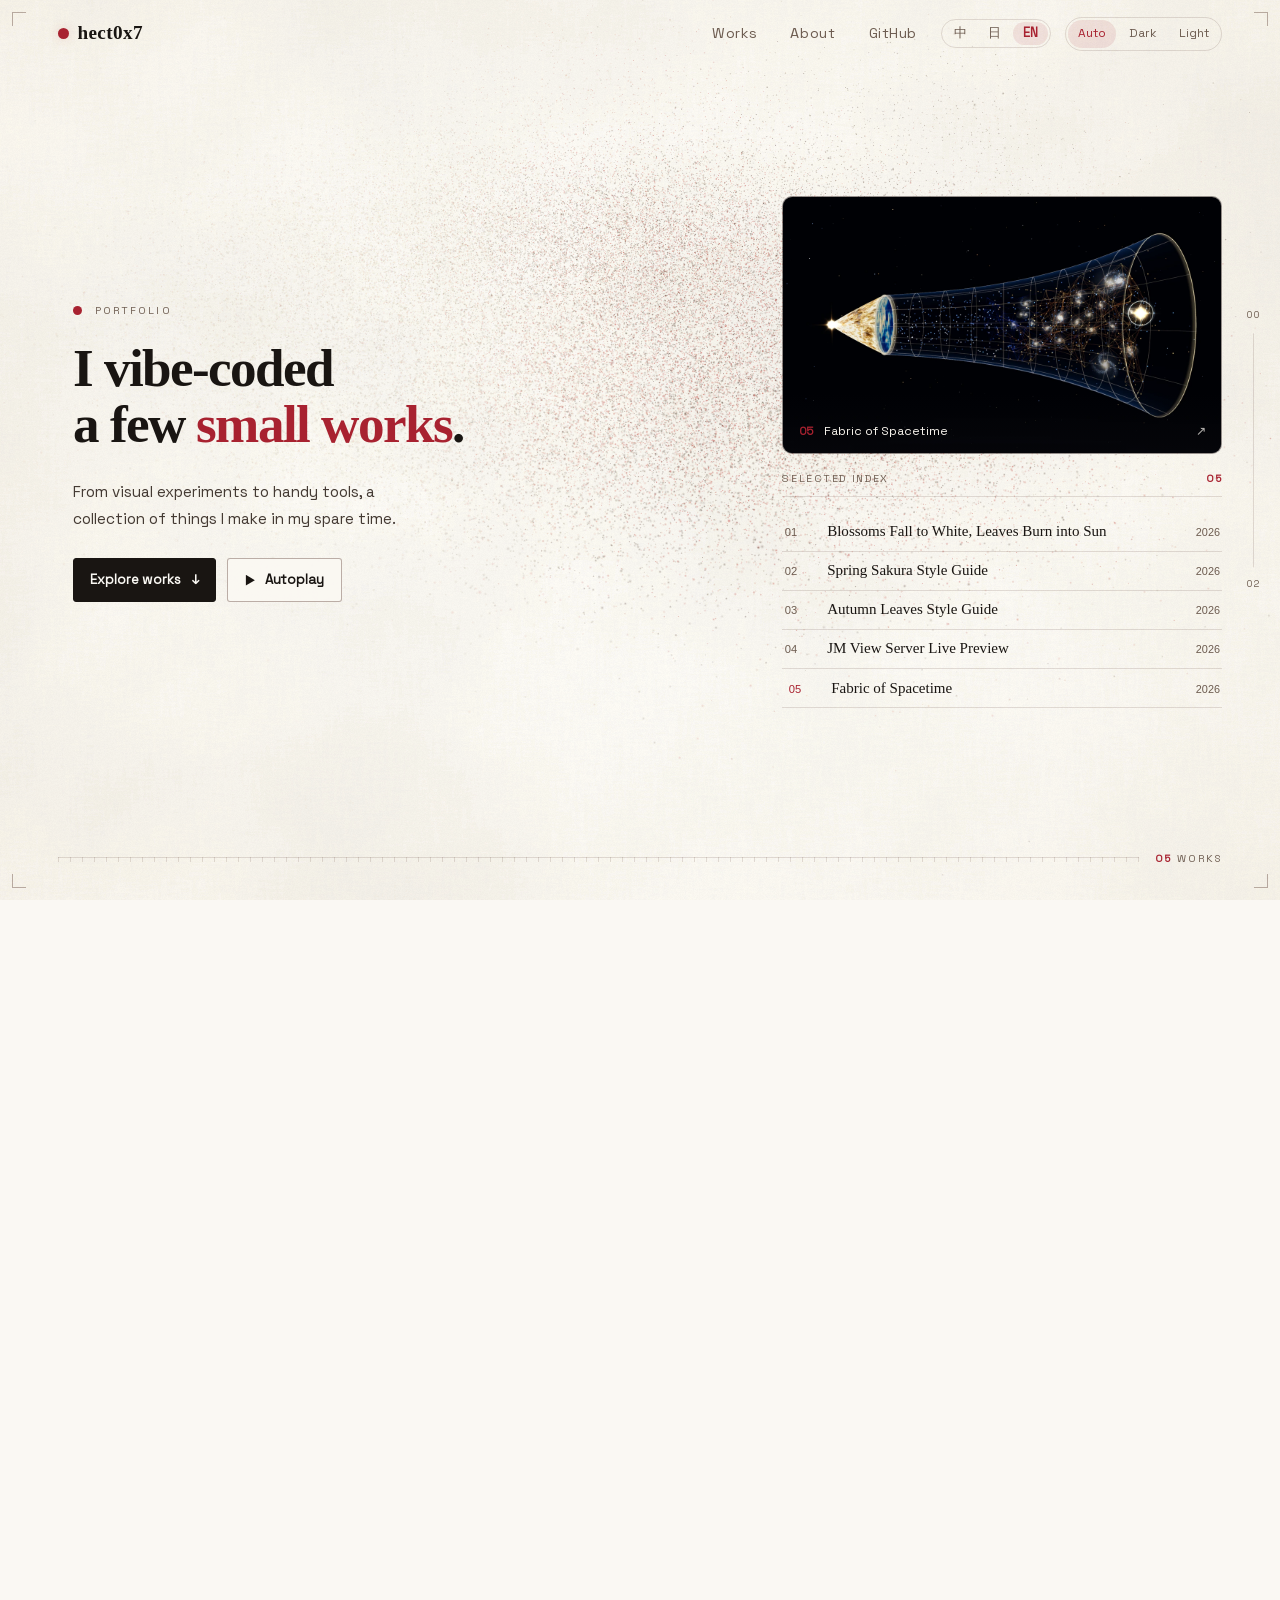
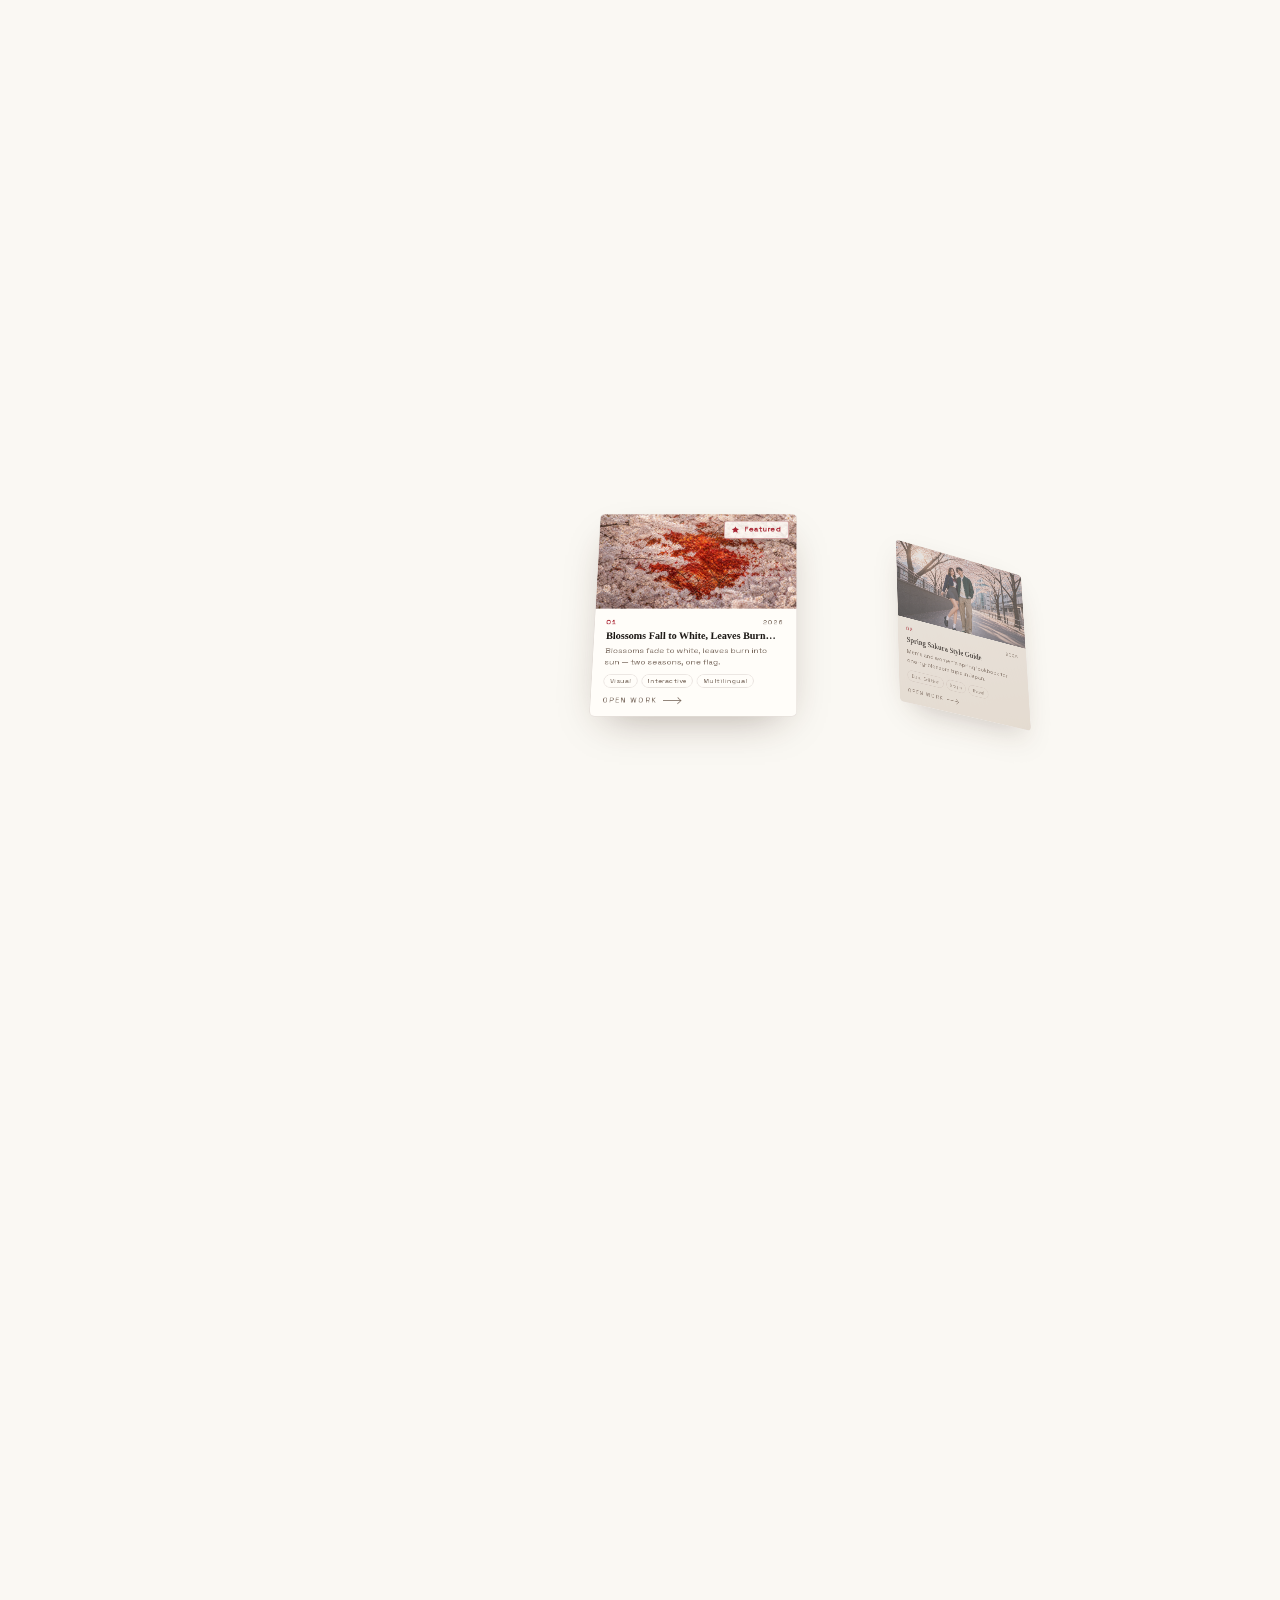
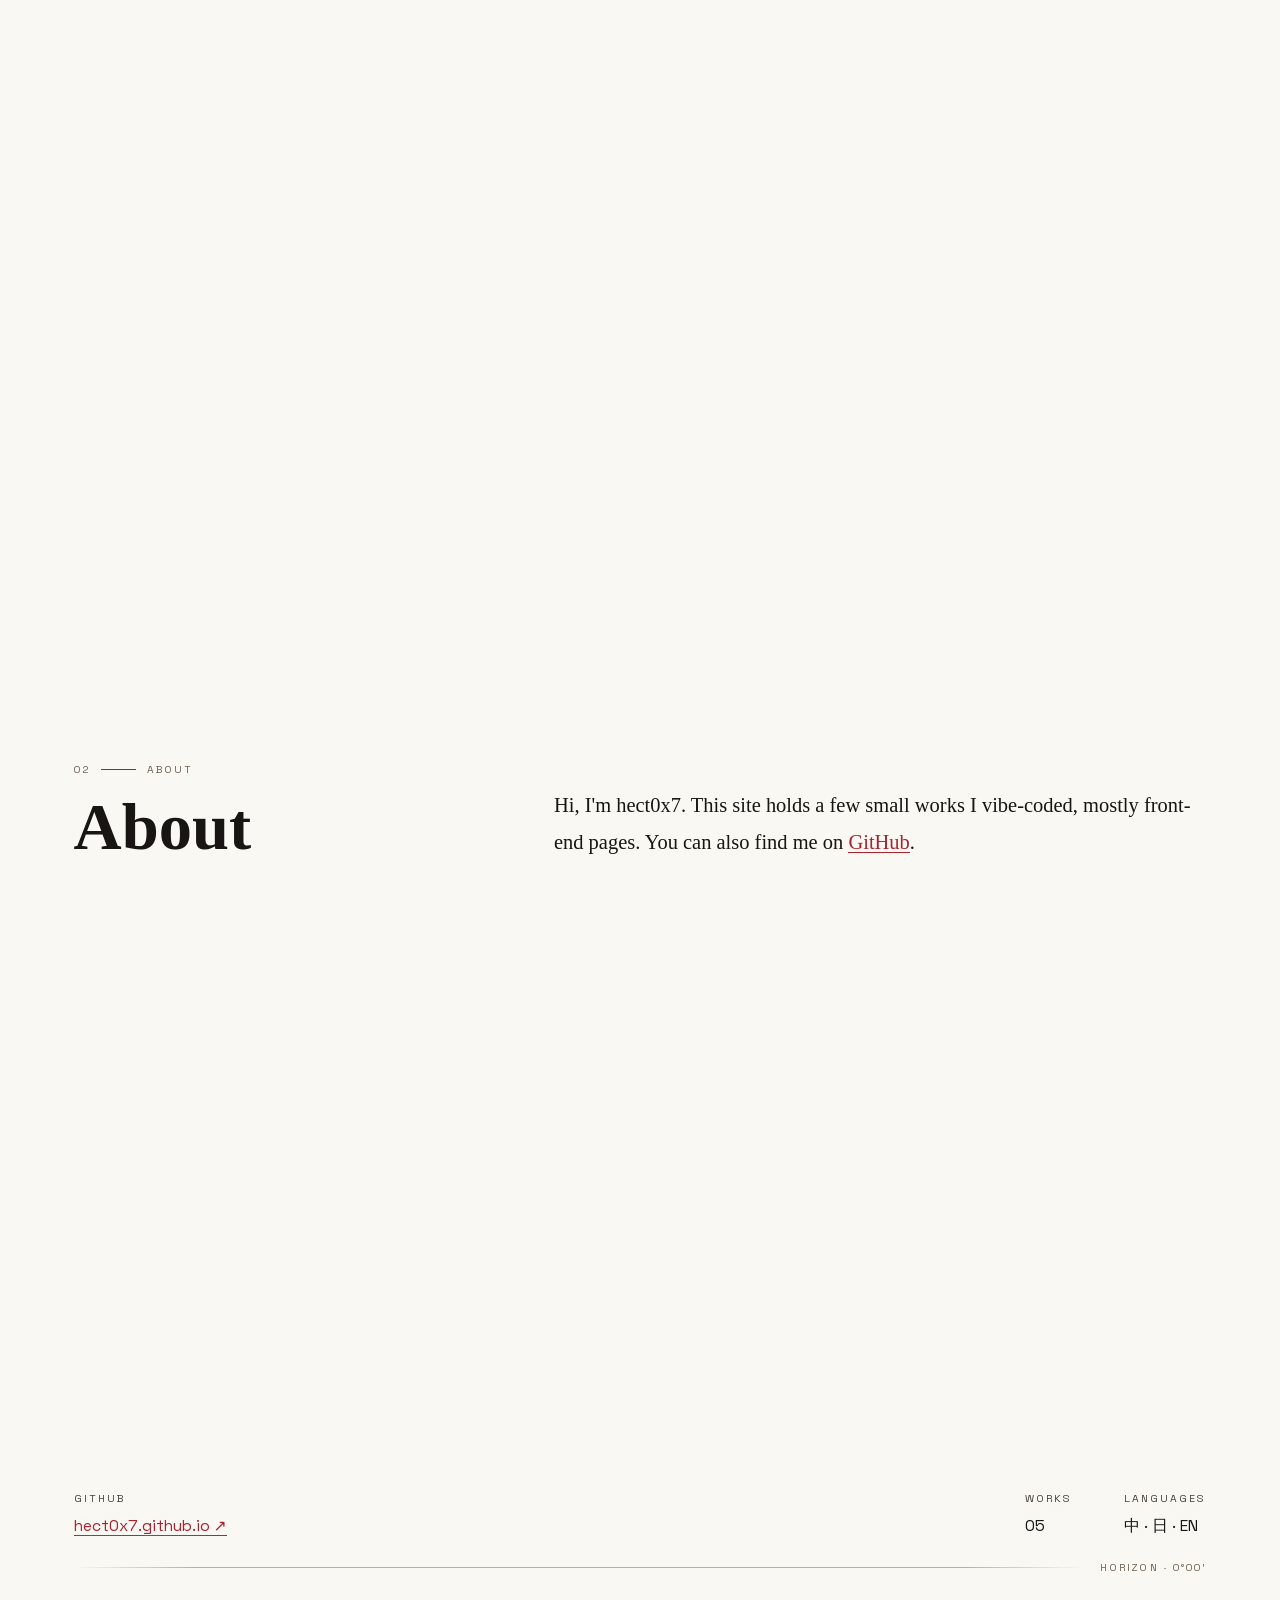
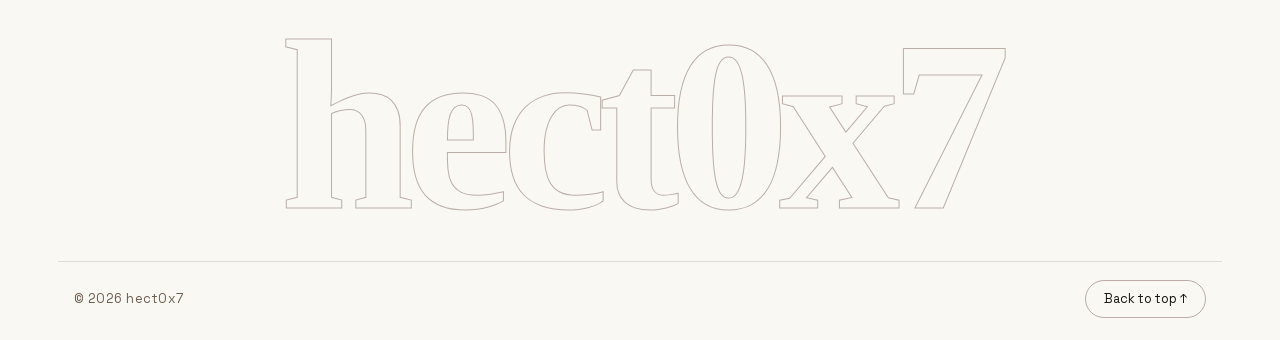
<file: index.html>
<!doctype html>
<html lang="zh-CN">
<head>
  <meta charset="UTF-8">
  <meta name="viewport" content="width=device-width,initial-scale=1,viewport-fit=cover">
  <meta name="color-scheme" content="light dark">
  <meta name="referrer" content="no-referrer">
  <meta name="theme-color" content="#faf8f3">
  <title>hect0x7 · 作品集</title>
  <meta name="description" content="hect0x7 的个人作品集 —— 我 Vibe 了一些小作品。">
  <script>
    // 首帧前确定主题与版式，避免闪烁与布局跳变。
    (function () {
      var d = document.documentElement, t, gl = false;
      try { t = localStorage.getItem("theme"); } catch (e) {}
      if (t !== "dark" && t !== "light") t = "auto";
      d.setAttribute("data-theme", t);
      var rm = !!(window.matchMedia && matchMedia("(prefers-reduced-motion: reduce)").matches);
      if (!/[?&]nogl(=|&|$)/.test(location.search)) {
        try {
          var g = document.createElement("canvas").getContext("webgl2");
          gl = !!g;
          var lose = g && g.getExtension("WEBGL_lose_context");
          if (lose) lose.loseContext();
        } catch (e) { gl = false; }
      }
      d.classList.add("js");
      if (rm) d.classList.add("reduced-motion");
      if (!gl) d.classList.add("no-gl");
      if (rm || !gl) d.classList.add("layout-static");
    })();
  </script>
  <link rel="icon" href="data:image/svg+xml,%3Csvg xmlns='http://www.w3.org/2000/svg' viewBox='0 0 32 32'%3E%3Ccircle cx='16' cy='16' r='9' fill='%23c3272b'/%3E%3C/svg%3E">
  <link rel="stylesheet" href="styles.css?v=24">
</head>
<body>
  <a class="skip-link" href="#works" data-i18n="skip">跳到作品</a>

  <!-- 背景宇宙：WebGL 画布 + CSS 静态赤日（加载中 / 降级时显示） -->
  <div class="cosmos" data-depth="0" aria-hidden="true">
    <div class="cosmos-fallback">
      <i class="fb-glow"></i>
      <i class="fb-ring"></i>
      <i class="fb-sun"></i>
    </div>
    <canvas id="cosmos" data-depth="3"></canvas>
  </div>
  <div class="grain" aria-hidden="true"></div>

  <!-- 全局 HUD 边框：刻度与区段进度 -->
  <div class="frame" aria-hidden="true">
    <i class="frame-corner tl"></i><i class="frame-corner tr"></i><i class="frame-corner bl"></i><i class="frame-corner br"></i>
    <div class="frame-progress">
      <span class="fp-label" data-sec="0">00</span>
      <span class="fp-track"><i class="fp-fill"></i></span>
      <span class="fp-label" data-sec="2">02</span>
    </div>
  </div>

  <header class="site-header">
    <a class="brand" href="#top"><i class="brand-sun" aria-hidden="true"></i>hect0x7</a>
    <!-- 自动播放顶栏微缩胶囊（仅启动后融入顶栏原生 Flex 流，零画布遮挡） -->
    <div class="autoplay-dock" id="autoplayDock" data-state="idle" aria-hidden="true">
      <button class="autoplay-toggle" id="autoplayToggle" type="button" aria-pressed="false" aria-label="自动播放">
        <span class="transport-icon" aria-hidden="true"></span>
      </button>
      <div class="autoplay-readout">
        <strong class="autoplay-state-label" id="autoplayStateLabel" aria-live="polite" data-i18n="autoplayStart">自动播放</strong>
        <span class="autoplay-position" id="autoplayPosition">01 / 05</span>
      </div>
      <div class="autoplay-speed" role="group" aria-label="Speed">
        <button type="button" data-autoplay-speed="1" class="is-on" aria-pressed="true">1×</button>
        <button type="button" data-autoplay-speed="2" aria-pressed="false">2×</button>
      </div>
      <button class="autoplay-close" id="autoplayClose" type="button" aria-label="Close">×</button>
    </div>
    <nav aria-label="Primary">
      <a href="#works" data-i18n="navWorks">作品</a>
      <a href="#about" data-i18n="navAbout">关于</a>
      <a class="nav-gh" href="https://github.com/hect0x7" target="_blank" rel="noopener">GitHub</a>
    </nav>
    <div class="header-actions">
      <div class="languages" role="group" aria-label="Language">
        <button type="button" data-lang="zh" class="active" aria-pressed="true">中</button>
        <button type="button" data-lang="ja" aria-pressed="false">日</button>
        <button type="button" data-lang="en" aria-pressed="false">EN</button>
      </div>
      <div class="theme-options" role="group" aria-label="外观" data-i18n-label="themeLabel">
        <button type="button" data-theme-choice="auto" aria-pressed="true" data-i18n="themeAuto">自动</button>
        <button type="button" data-theme-choice="dark" aria-pressed="false" data-i18n="themeDark">夜间</button>
        <button type="button" data-theme-choice="light" aria-pressed="false" data-i18n="themeLight">浅色</button>
      </div>
    </div>
  </header>

  <main>
    <section class="hero" id="top" aria-labelledby="heroTitle">
      <div class="hero-pin">
        <div class="hero-copy" data-depth="4">
          <p class="eyebrow"><i></i><span data-i18n="eyebrow">PORTFOLIO / 作品集</span></p>
          <h1 class="hero-title" id="heroTitle" data-i18n-html="heroTitle" data-split>我 Vibe 了<br>一些<em>小作品</em>。</h1>
          <div class="hero-side">
            <p class="lead" data-i18n="heroLead">从视觉实验到实用工具，这里收集我在闲暇时写下的作品。</p>
            <div class="hero-actions">
              <a class="scroll-cue" href="#works"><span data-i18n="scroll">探索作品</span><span aria-hidden="true">↓</span></a>
              <button class="autoplay-start" id="autoplayStart" type="button" aria-pressed="false">
                <span class="transport-icon" aria-hidden="true"></span>
                <span data-i18n="autoplayStart">自动播放</span>
              </button>
            </div>
          </div>
        </div>

        <aside class="hero-index" id="heroIndex" data-depth="4" aria-label="Selected Works">
          <a class="hero-preview" id="heroPreviewLink" href="works/cosmic-spacetime/">
            <img id="heroPreviewImg" src="works/cosmic-spacetime/cover.webp" alt="" loading="eager" decoding="async">
            <span class="hero-preview-meta">
              <b id="heroPreviewNum">05</b>
              <span id="heroPreviewTitle">时空织物 · 从大爆炸到光锥</span>
              <i aria-hidden="true">↗</i>
            </span>
          </a>
          <div class="hero-index-head">
            <span data-i18n="heroIndexTitle">精选目录 · INDEX</span>
            <span><b data-works-count>05</b></span>
          </div>
          <ol class="hero-index-list" id="heroIndexList"></ol>
        </aside>

        <div class="hero-foot" aria-hidden="true">
          <span class="hero-foot-scale"></span>
          <span><b data-works-count>00</b> <span data-i18n="metaWorks">收录作品</span></span>
        </div>
      </div>
    </section>

    <section class="works" id="works" aria-labelledby="worksTitle">
      <div class="works-pin">
        <div class="works-head">
          <span class="section-index">01 <i></i> WORKS</span>
          <h2 id="worksTitle" data-i18n="worksTitle">作品</h2>
          <p class="works-hint" data-i18n="worksHint">滚动浏览作品，或用方向键切换。</p>
        </div>
        <div class="orbit" id="orbit">
          <ul class="orbit-track" id="workGrid"><!-- 由 works.js 渲染 --></ul>
        </div>
        <div class="orbit-counter" aria-hidden="true">
          <b id="orbitNow">01</b><span>/ <i data-works-count>00</i></span>
        </div>
        <nav class="orbit-rail" id="orbitRail" aria-label="作品导航"></nav>
      </div>
      <div class="orbit-snaps" id="orbitSnaps" aria-hidden="true"></div>
    </section>

    <section class="about" id="about" aria-labelledby="aboutTitle">
      <div class="about-inner">
        <div class="about-head">
          <span class="section-index">02 <i></i> ABOUT</span>
          <h2 id="aboutTitle" data-i18n="aboutTitle">关于</h2>
        </div>
        <div class="about-main">
          <p class="about-body" data-i18n-html="aboutBody">
            你好，我是 hect0x7。这个站点用来存放我 Vibe 的一些小作品，大多是纯前端页面。欢迎在 <a href="https://github.com/hect0x7" target="_blank" rel="noopener">GitHub</a> 上找到我。
          </p>
        </div>
      </div>
      <div class="about-foot">
        <dl class="about-meta">
          <div><dt>GitHub</dt><dd><a href="https://github.com/hect0x7/hect0x7.github.io" target="_blank" rel="noopener">hect0x7.github.io <i aria-hidden="true">↗</i></a></dd></div>
          <div><dt data-i18n="metaWorks">收录作品</dt><dd data-works-count>00</dd></div>
          <div><dt data-i18n="metaLangs">语言</dt><dd>中 · 日 · EN</dd></div>
        </dl>
        <div class="horizon" aria-hidden="true"><i></i><span>HORIZON · 0°00′</span></div>
      </div>
    </section>
  </main>

  <footer class="site-footer">
    <p class="footer-mark" aria-hidden="true">hect0x7</p>
    <div class="footer-row">
      <span>© <span id="year"></span> hect0x7</span>
      <button class="to-top" type="button" data-i18n="toTop">回到顶部 ↑</button>
    </div>
  </footer>

  <script src="works.js?v=19"></script>
  <script type="module" src="home.js?v=18"></script>
</body>
</html>
</file>
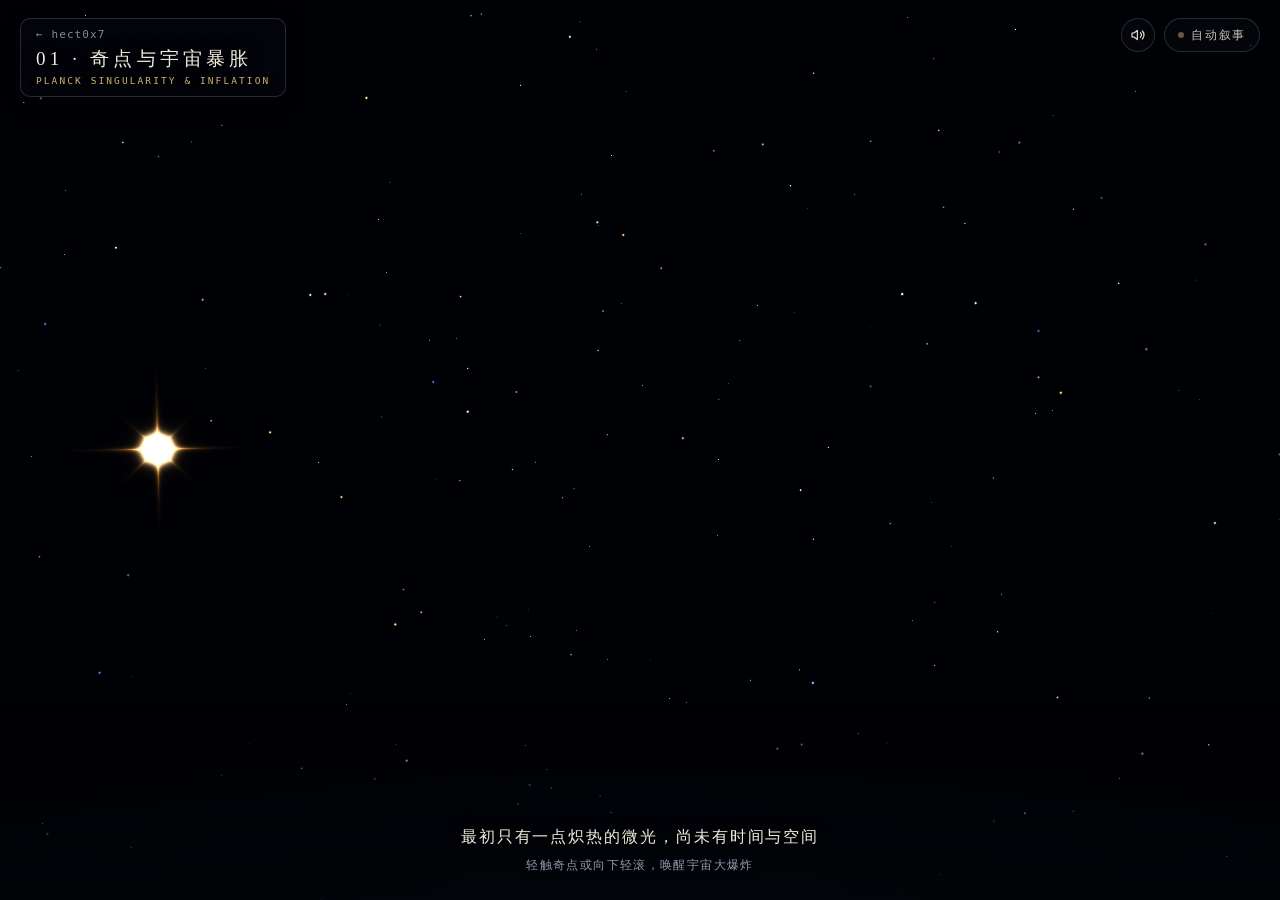
<file: works/cosmic-spacetime/index.html>
<!doctype html>
<html lang="zh-CN">
<head>
  <meta charset="UTF-8">
  <meta name="viewport" content="width=device-width,initial-scale=1,viewport-fit=cover">
  <meta name="color-scheme" content="dark light">
  <meta name="referrer" content="no-referrer">
  <meta name="theme-color" content="#04060c">
  <title>时空织物 · 一束光子的 138 亿年 — hect0x7</title>
  <meta name="description" content="纯天体物理五幕递归一镜到底 3D 宇宙叙事：从普朗克奇点与暴胀号角、广义相对论时空曲率、可移动引力透镜弯曲星海、史瓦西黑洞视界，到对称因果光锥。">
  <script>
    (function () {
      var d = document.documentElement, gl = false;
      var rm = !!(window.matchMedia && matchMedia("(prefers-reduced-motion: reduce)").matches);
      if (!/[?&]nogl(=|&|$)/.test(location.search)) {
        try {
          var c = document.createElement("canvas");
          var g = c.getContext("webgl2") || c.getContext("webgl");
          gl = !!g;
          var lose = g && g.getExtension("WEBGL_lose_context");
          if (lose) lose.loseContext();
        } catch (e) { gl = false; }
      }
      if (rm) d.classList.add("reduced-motion");
      if (!gl) d.classList.add("layout-static");
    })();
  </script>
  <script type="importmap">
    {
      "imports": {
        "three": "./vendor/three/three.module.js",
        "three/addons/": "./vendor/three/addons/"
      }
    }
  </script>
  <link rel="icon" href="data:image/svg+xml,%3Csvg xmlns='http://www.w3.org/2000/svg' viewBox='0 0 32 32'%3E%3Ccircle cx='16' cy='16' r='11' fill='%2304060c' stroke='%23e6c37a' stroke-width='2'/%3E%3Ccircle cx='16' cy='16' r='3.5' fill='%23f8eed4'/%3E%3C/svg%3E">
  <link rel="stylesheet" href="styles.css?v=14">
</head>
<body data-act="bigbang">
  <!-- 全屏无缝 3D 深空舞台（纯净影院视口，零工作台控件） -->
  <div class="cosmos-stage" id="stageViewport">
    <canvas id="stageCanvas" aria-label="时空织物五幕纯天体物理三维叙事舞台"></canvas>
    <div class="static-fallback" role="region" aria-label="静态观测说明">
      <div class="static-card">
        <p class="static-kicker">SPACETIME FABRIC · 13.8 BILLION YEARS OF A PHOTON</p>
        <h1 class="static-title">时空织物 · 一束光子的 138 亿年</h1>
        <p class="static-desc">当前浏览器未启用 WebGL 3D 渲染。本作品以五幕递归一镜到底的深空物理叙事，呈现奇点与宇宙暴胀、广义相对论时空曲率、引力透镜弯曲星海、史瓦西黑洞深渊与因果光锥。</p>
        <a class="static-back" href="../../">← 返回 hect0x7</a>
      </div>
    </div>
  </div>

  <!-- 极简深空开屏过渡幕布 -->
  <div class="boot-curtain" id="bootCurtain" aria-hidden="true">
    <div class="boot-mark">
      <svg class="boot-reticle" viewBox="0 0 80 80">
        <circle class="boot-ring-outer" cx="40" cy="40" r="34" />
        <circle class="boot-ring-inner" cx="40" cy="40" r="19" />
        <line class="boot-axis" x1="40" y1="4" x2="40" y2="76" />
        <line class="boot-axis" x1="4" y1="40" x2="76" y2="40" />
        <circle class="boot-photon" cx="40" cy="40" r="3.2" />
      </svg>
      <span class="boot-label">一束光子的 138 亿年</span>
    </div>
  </div>

  <!-- 极简影院叙事 HUD（左上铭牌 + 右上声景/自动叙事 + 底部居中影院字幕） -->
  <div class="cinema-hud" id="cinemaHud">
    <!-- 左上：极简暗纱铭牌 -->
    <header class="hud-top-left">
      <a class="back-link" href="../../">← hect0x7</a>
      <div class="chapter-placard" aria-live="polite">
        <h1 class="chapter-title" id="chapterTitle">01 · 奇点与宇宙暴胀</h1>
        <p class="chapter-sub" id="chapterSub">PLANCK SINGULARITY &amp; INFLATION</p>
      </div>
    </header>

    <!-- 右上：声景开关 + 影院自动叙事开关 -->
    <div class="hud-top-right">
      <button type="button" class="icon-pill" id="btnAudio" aria-label="声景开关" aria-pressed="true" title="宇宙声景 (M)">
        <svg class="icon-svg icon-sound-on" viewBox="0 0 24 24" aria-hidden="true">
          <path d="M11 5L6 9H3v6h3l5 4V5z" />
          <path d="M15.5 8.5a5 5 0 0 1 0 7" />
          <path d="M18.5 6a8.5 8.5 0 0 1 0 12" />
        </svg>
        <svg class="icon-svg icon-sound-off" viewBox="0 0 24 24" aria-hidden="true">
          <path d="M11 5L6 9H3v6h3l5 4V5z" />
          <line x1="16" y1="9" x2="21" y2="15" />
          <line x1="21" y1="9" x2="16" y2="15" />
        </svg>
      </button>

      <button type="button" class="story-pill" id="btnAutoStory" aria-pressed="false" title="自动播放完整五幕宇宙叙事">
        <span class="story-dot" aria-hidden="true"></span>
        <span class="story-pill-text" id="autoStoryLabel">自动叙事</span>
      </button>
    </div>

    <!-- 底部居中：纯影院叙事字幕层（无边框无滑块，悬停天体地标时轻柔浮现细标签） -->
    <footer class="cinema-subtitles" id="cinemaSubtitles">
      <div class="hover-part-pill" id="hoverPartPill" aria-live="polite"></div>

      <div class="subtitle-stack" id="subtitleStack" aria-live="polite">
        <p class="narrative-line" id="narrativeLine">最初只有一点炽热的微光，尚未有时间与空间</p>
        <p class="narrative-cue" id="narrativeCue">轻触奇点或向下轻滚，见证宇宙沿时间轴暴胀展开</p>
      </div>
    </footer>
  </div>

  <script type="module" src="js/app.js?v=14"></script>
</body>
</html>
</file>
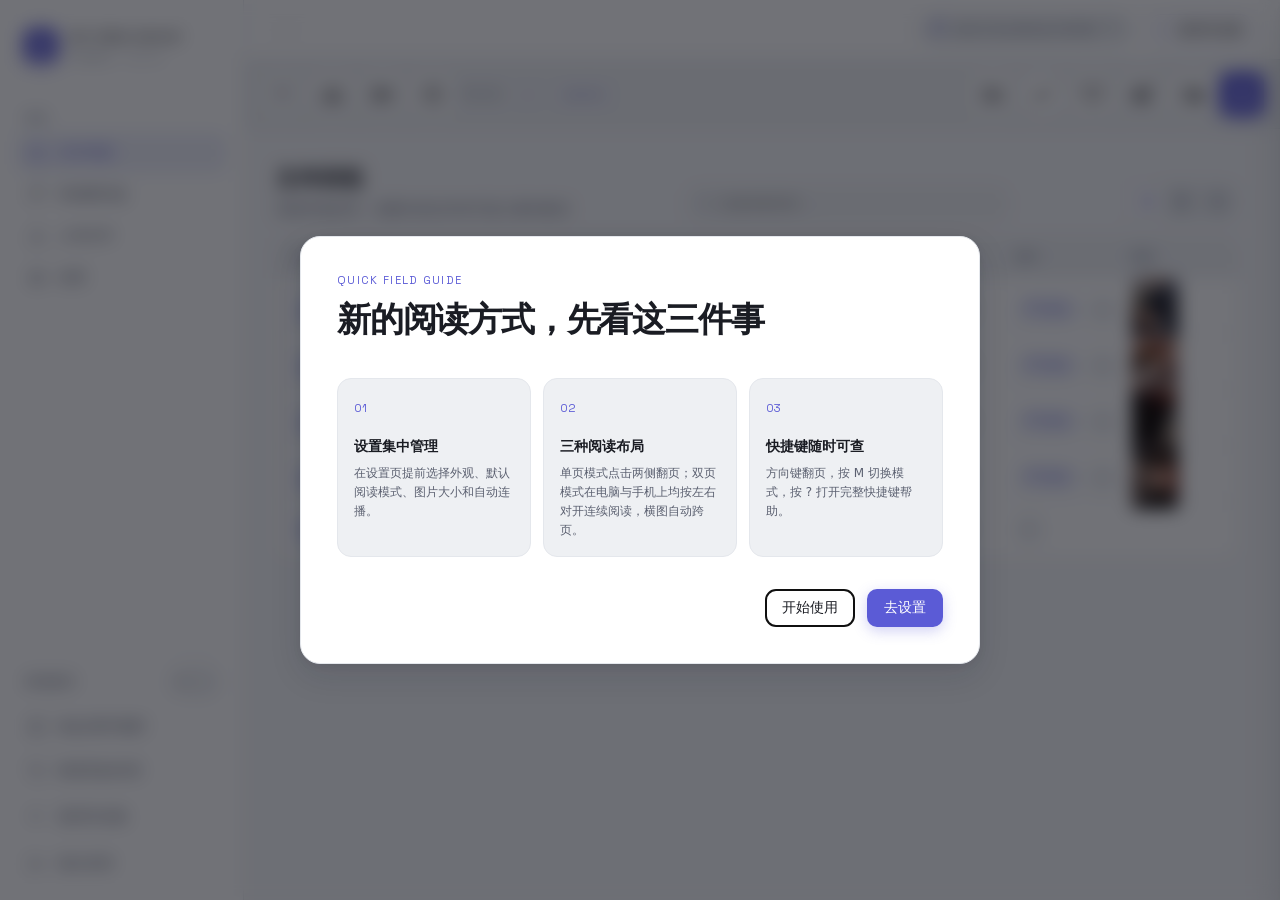
<file: works/jm-view-server/index.html>
<!DOCTYPE html>
<html lang="zh-CN" data-theme="light">

<head>
    <meta charset="UTF-8" />
    <meta http-equiv="X-UA-Compatible" content="IE=edge" />
    <meta name="viewport" content="width=device-width, initial-scale=1.0, maximum-scale=1.0, user-scalable=no, viewport-fit=cover" />
    <meta http-equiv="Cache-Control" content="no-cache" />
    <meta http-equiv="Pragma" content="no-cache" />
    <meta http-equiv="Expires" content="0" />
    <title>文件浏览器 | 离线看本</title>
    <!-- PWA -->
    <link rel="manifest" href="static/manifest.webmanifest">
    <meta name="theme-color" content="#5b5bd6">
    <meta name="mobile-web-app-capable" content="yes">
    <meta name="apple-mobile-web-app-capable" content="yes">
    <meta name="apple-mobile-web-app-title" content="看本">
    <link rel="icon" type="image/png" href="static/icons/icon-192.png">
    <link rel="apple-touch-icon" href="static/icons/icon-192.png">
    <link rel="stylesheet" href="static/css/app.css?v=0.3.13">
    <link rel="stylesheet" href="static/css/column-view.css?v=0.3.13">
    <link rel="stylesheet" href="static/css/index-page.css?v=0.3.13">
    <link rel="stylesheet" href="static/css/favorites-export.css?v=0.3.13">
    <script src="static/js/vfs-seed.js?v=0.3.13"></script>
    <script src="static/js/mock-backend.js?v=0.3.13"></script>
    <script defer src="static/js/page-bootstrap.js?v=0.3.13"></script>
    <script defer src="static/js/app.js?v=0.3.13"></script>
    <script defer src="static/js/sync.js?v=0.3.13"></script>
    <script defer src="static/js/app-shell.js?v=0.3.13"></script>
    <script defer src="static/js/index.js?v=0.3.13"></script>
    <script defer src="static/js/column-view.js?v=0.3.13"></script>
    <script defer src="static/js/common.js?v=0.3.13"></script>
    <script defer src="static/js/index-page.js?v=0.3.13"></script>
    <script defer src="static/js/favorites-export.js?v=0.3.13"></script>
</head>

<body>
<div class="app" id="app">
    <!-- 侧栏（由 renderShell 注入） -->
    <aside class="sidebar"></aside>

    <!-- 主内容区 -->
    <div class="main">
        <!-- 顶栏 -->
        <div class="topbar">
            <!-- 面包屑（承载 #currentPathText，支持点击手输路径） -->
            <div class="crumbs-container" style="flex: 1; min-width: 0; display: flex; align-items: center;">
                <nav class="crumbs" id="crumbsView" onclick="enablePathEdit()" style="cursor: pointer;" title="点击可手动输入路径跳转">
                    <a href="javascript:" onclick="changeDir('/'); event.stopPropagation();" id="crumbs-home"><svg viewBox="0 0 24 24" fill="none" stroke="currentColor" stroke-width="1.8" aria-hidden="true"><path d="M3 7a2 2 0 0 1 2-2h4l2 2h8a2 2 0 0 1 2 2v8a2 2 0 0 1-2 2H5a2 2 0 0 1-2-2z"/></svg></a>
                    <span class="sep">/</span>
                    <span class="cur">
                        <span id="currentPathText" data-path="/"></span>
                    </span>
                </nav>
                <input type="text" id="crumbsInput" class="crumbs-input" style="display: none; max-width: 600px;" placeholder="输入路径（如 / 或 /works），按回车跳转..." onkeydown="handleCrumbsKey(event)" onblur="disablePathEdit()">
            </div>
            <div class="spacer"></div>
            <!-- 可复制地址 pill -->
            <div class="addr-pill" onclick="copyAddr(window.location.origin)" title="点击复制服务器地址">
                <span class="dot" id="netIco"><svg viewBox="0 0 24 24" fill="none" stroke="currentColor" stroke-width="1.8" aria-hidden="true"><rect x="9" y="2" width="6" height="6" rx="1"/><rect x="2" y="16" width="6" height="6" rx="1"/><rect x="16" y="16" width="6" height="6" rx="1"/><path d="M12 8v4M5 16v-2a1 1 0 0 1 1-1h12a1 1 0 0 1 1 1v2"/></svg></span>
                <span id="addrText">localhost</span>
                <span id="copyIco" style="opacity:.5"><svg viewBox="0 0 24 24" fill="none" stroke="currentColor" stroke-width="1.8" aria-hidden="true"><rect x="9" y="9" width="13" height="13" rx="2"/><path d="M5 15H4a2 2 0 0 1-2-2V4a2 2 0 0 1 2-2h9a2 2 0 0 1 2 2v1"/></svg></span>
            </div>
        </div>

        <!-- 路径导航栏 -->
        <div class="path-section">
            <div class="nav-btns">
                <button class="btn btn-outline btn-icon" onclick="goBack()" id="btn-back" title="上级目录" aria-label="上级目录">
                    <span id="backIco"><svg viewBox="0 0 24 24" fill="none" stroke="currentColor" stroke-width="1.8" aria-hidden="true"><path d="M12 19V5M5 12l7-7 7 7"/></svg></span>
                </button>
                <button class="btn btn-outline btn-icon" title="回到共享目录" aria-label="回到共享目录" onclick="changeDir('/')">
                    <span id="homeIco"><svg aria-hidden="true" viewBox="0 0 24 24" fill="none" stroke="currentColor" stroke-width="1.8" stroke-linecap="round" stroke-linejoin="round"><path d="m3 10 9-7 9 7v10H3zM9 20v-7h6v7"/></svg></span>
                </button>
                <button class="btn btn-outline btn-icon" onclick="openDir(encodeURIComponent(getCurPath()), false)" title="打开当前文件夹" aria-label="打开当前文件夹">
                    <span id="openCurIco"><svg aria-hidden="true" viewBox="0 0 24 24" fill="none" stroke="currentColor" stroke-width="1.8" stroke-linecap="round" stroke-linejoin="round"><path d="M3 17V5h6l2 2h9v3M3 17l3-6h16l-4 9H3z"/></svg></span>
                </button>
                <!-- 最近浏览 -->
                <div class="recent-wrap">
                    <button class="btn btn-outline btn-icon" id="recentBtn" onclick="toggleRecent(event)" title="最近浏览过的目录" aria-label="最近浏览过的目录">
                        <span id="recentIco"><svg viewBox="0 0 24 24" fill="none" stroke="currentColor" stroke-width="1.8" aria-hidden="true"><circle cx="12" cy="12" r="9"/><path d="M12 7v5l3 2"/></svg></span>
                    </button>
                    <div class="recent-panel" id="recentPanel">
                        <div class="recent-title">最近浏览</div>
                        <div id="recentList"></div>
                    </div>
                </div>
            </div>
            <!-- 驱动器列表（由 page-bootstrap.js 注入） -->
            <div class="drivers-row"></div>
            <div class="spacer"></div>
            <!-- 文件与收藏操作 -->
            <div class="browser-toolbar-actions" role="group" aria-label="文件与收藏操作">
            <button class="btn btn-outline btn-icon" onclick="createFolder()" title="在当前目录新建文件夹" aria-label="新建文件夹">
                <span id="mkdirIco"><svg aria-hidden="true" viewBox="0 0 24 24" fill="none" stroke="currentColor" stroke-width="1.8" stroke-linecap="round" stroke-linejoin="round"><path d="M3 7a2 2 0 0 1 2-2h4l2 2h8a2 2 0 0 1 2 2v10H3zM9 13h6M12 10v6"/></svg></span>
            </button>
            <!-- 多选模式 -->
            <button class="btn btn-outline btn-icon" id="selectModeBtn" onclick="toggleSelectMode()" title="多选批量操作" aria-label="多选批量操作" aria-pressed="false">
                <span id="selectIco"><svg viewBox="0 0 24 24" fill="none" stroke="currentColor" stroke-width="2.2" aria-hidden="true"><path d="M20 6 9 17l-5-5"/></svg></span>
            </button>
            <div class="favorites-toolbar-actions" role="group" aria-label="收藏操作">
              <a href="./favorites.html" class="btn btn-outline btn-icon" aria-label="收藏图片" title="收藏图片"><span data-favorite-icon="favoriteImages" aria-hidden="true"><svg viewBox="0 0 24 24" fill="none" stroke="currentColor" stroke-width="1.8" stroke-linecap="round" stroke-linejoin="round"><path d="M20.8 4.6a5.5 5.5 0 0 0-7.8 0L12 5.7l-1-1.1a5.5 5.5 0 0 0-7.8 7.8L12 21l8.8-8.6a5.5 5.5 0 0 0 0-7.8z"/></svg></span></a>
              <button class="btn btn-outline btn-icon" type="button" data-open-favorites-export aria-label="导出收藏图" title="导出收藏图"><span data-favorite-icon="export" aria-hidden="true"><svg viewBox="0 0 24 24" fill="none" stroke="currentColor" stroke-width="1.8" stroke-linecap="round" stroke-linejoin="round"><path d="M12 5H5a2 2 0 0 0-2 2v12a2 2 0 0 0 2 2h12a2 2 0 0 0 2-2v-7"/><circle cx="8" cy="10" r="1.2"/><path d="m3 17 4-4 4 4 3-3 5 5M14 10l7-7m-5 0h5v5"/></svg></span></button>
            </div>
            <!-- 书签 + 上传 -->
            <button class="btn btn-outline btn-icon" onclick="toggleBookmarks()" title="收藏目录" aria-label="收藏目录">
                <span id="starIco" aria-hidden="true"><svg viewBox="0 0 24 24" fill="none" stroke="currentColor" stroke-width="1.8" stroke-linecap="round" stroke-linejoin="round"><path d="M3 7a2 2 0 0 1 2-2h4l2 2h8a2 2 0 0 1 2 2v10H3z"/><path d="M13 10h5v7l-2.5-1.7L13 17z"/></svg></span>
            </button>
            <a href="./upload.html?path=%2F" class="btn btn-primary btn-icon" id="uploadLink" title="上传到当前目录" aria-label="上传到当前目录" data-jmv-upload-link>
                <span id="uploadIco"><svg viewBox="0 0 24 24" fill="none" stroke="currentColor" stroke-width="1.8" aria-hidden="true"><path d="M21 15v4a2 2 0 0 1-2 2H5a2 2 0 0 1-2-2v-4M17 8l-5-5-5 5M12 3v12"/></svg></span>
            </a>
            </div>
        </div>

        <!-- 内容区 -->
        <div class="content">
            <div class="content-narrow">
                <!-- 标题行 -->
                <div class="page-head">
                    <div class="page-head-text">
                        <h1>文件浏览</h1>
                        <p>浏览本地目录，含图片的文件夹可进入看本模式</p>
                    </div>
                    <!-- 搜索/过滤框 -->
                    <div class="filter-box">
                        <span class="filter-ico" id="filterIco"><svg viewBox="0 0 24 24" fill="none" stroke="currentColor" stroke-width="1.8" aria-hidden="true"><circle cx="11" cy="11" r="7"/><path d="m21 21-4.3-4.3"/></svg></span>
                        <input type="text" id="fileFilter" placeholder="过滤当前目录…" autocomplete="off" />
                    </div>
                    <div class="segmented" id="seg">
                        <button class="on" data-v="list" id="segList" title="列表视图" aria-label="列表视图" aria-pressed="true"><svg viewBox="0 0 24 24" fill="none" stroke="currentColor" stroke-width="1.8" aria-hidden="true"><path d="M8 6h13M8 12h13M8 18h13M3 6h.01M3 12h.01M3 18h.01"/></svg></button>
                        <button data-v="grid" id="segGrid" title="网格视图" aria-label="网格视图" aria-pressed="false"><svg viewBox="0 0 24 24" fill="none" stroke="currentColor" stroke-width="1.8" aria-hidden="true"><rect x="3" y="3" width="7" height="7" rx="1"/><rect x="14" y="3" width="7" height="7" rx="1"/><rect x="14" y="14" width="7" height="7" rx="1"/><rect x="3" y="14" width="7" height="7" rx="1"/></svg></button>
                        <button data-v="column" id="segColumn" title="分栏视图" aria-label="分栏视图" aria-pressed="false"><svg viewBox="0 0 24 24" fill="none" stroke="currentColor" stroke-width="1.8" aria-hidden="true"><rect x="3" y="4" width="18" height="16" rx="2"/><path d="M9 4v16M15 4v16"/></svg></button>
                    </div>
                    <button class="column-operations-toggle" id="columnOperationsToggle" type="button"
                            role="switch" aria-checked="true" aria-label="显示分栏操作入口"
                            title="显示分栏操作入口">
                        <span>操作</span><i aria-hidden="true"></i>
                    </button>
                </div>

                <!-- 列表视图 -->
                <div class="list-view">
                    <div class="file-list-header">
                        <div class="header-col" onclick="sortTable('name')" data-sort="name">文件名 <span class="sort-icon"></span>
                            <span class="col-resizer" data-col="size" title="调整文件名与大小列宽"></span></div>
                        <div class="header-col" onclick="sortTable('size')" data-sort="size">大小 <span class="sort-icon"></span>
                            <span class="col-resizer" data-col="date" title="调整大小与修改日期列宽"></span></div>
                        <div class="header-col desc" onclick="sortTable('date')" data-sort="date">修改日期 <span class="sort-icon"></span>
                            <span class="col-resizer" data-col="action" title="调整修改日期与操作列宽"></span></div>
                        <div>操作<span class="col-resizer" data-col="preview" title="调整操作与预览列宽"></span></div>
                        <div>预览</div>
                    </div>

                    <div class="file-list-body"></div>
                    <div class="filter-empty" id="filterEmptyList">没有匹配的文件或文件夹</div>
                </div>

                <!-- 网格视图 -->
                <div class="grid-view">
                    <div class="filter-empty" id="filterEmptyGrid">没有匹配的文件或文件夹</div>
                </div>

                <!-- Finder 风格分栏视图 -->
                <section class="column-view" id="columnView"
                         data-initial-path="/"
                         data-root-path="/"
                         aria-label="文件分栏浏览" hidden>
                    <div class="column-view-toolbar">
                        <button type="button" class="column-back" id="columnBack" aria-label="返回上一层">
                            <span aria-hidden="true">‹</span><span>上一层</span>
                        </button>
                        <div class="column-location" id="columnLocation"></div>
                    </div>
                    <div class="column-track" id="columnTrack"></div>
                    <div class="sr-only" id="columnLive" aria-live="polite"></div>
                </section>

            </div>
        </div>
    </div>

    <!-- 移动底栏（由 renderShell 注入） -->
    <nav class="mobile-bar"></nav>
</div>

<!-- 批量操作栏 -->
<div id="batchBar" class="batch-bar" style="display:none;">
    <span id="batchCount">已选 0 项</span>
    <button class="btn btn-outline btn-sm" onclick="batchDownload()">打包下载</button>
    <button class="btn btn-outline btn-sm" id="batchDeleteButton" style="color:var(--danger)" onclick="batchDelete()">批量移入回收站</button>
</div>

<!-- 移动到其它目录浮层 -->
<div class="move-overlay" id="moveOverlay">
    <div class="move-card">
        <div class="move-header">
            <h3>移动到其它目录</h3>
            <div class="move-sub" id="moveSub"></div>
        </div>
        <div class="move-list" id="moveList"></div>
        <div class="move-footer">
            <button class="btn btn-outline btn-sm" onclick="closeMove()">取消</button>
        </div>
    </div>
</div>

<!-- 删除确认弹窗 -->
<div class="delete-confirm-overlay" id="deleteConfirmOverlay" aria-hidden="true">
    <div class="delete-confirm-card" role="alertdialog" aria-modal="true"
         aria-labelledby="deleteConfirmTitle" aria-describedby="deleteConfirmMessage">
        <div class="delete-confirm-icon" id="deleteConfirmIcon"></div>
        <h3 id="deleteConfirmTitle">确认移入回收站</h3>
        <p id="deleteConfirmMessage" aria-live="polite"></p>
        <span class="delete-confirm-warning">可通过侧栏「恢复初始内容」找回已回收项目</span>
        <div class="delete-confirm-actions">
            <button class="btn btn-outline" id="deleteConfirmCancel" type="button">取消</button>
            <button class="btn delete-confirm-danger" id="deleteConfirmSubmit" type="button">移入回收站</button>
        </div>
    </div>
</div>

<!-- 回到顶部 -->
<div id="to-top" class="back-to-top"></div>

<!-- 书签抽屉 -->
<div class="bookmarks-backdrop" id="bookmarks-backdrop" onclick="toggleBookmarks()"></div>
<div class="bookmarks-drawer" id="bookmarks-drawer">
    <div class="drawer-header">
        <h2 class="drawer-title">
            <span id="drawerStarIco" aria-hidden="true"></span> 收藏目录
        </h2>
        <button class="btn-close" onclick="toggleBookmarks()">&times;</button>
    </div>
    <div class="drawer-content">
        <button class="bookmark-add-btn" onclick="addCurrentBookmark()">
            <span id="bookmarkPlusIco" aria-hidden="true"></span> 收藏当前目录
        </button>
        <ul class="bookmarks-list" id="bookmarks-list"></ul>
        <div id="bookmarks-empty" class="empty-state" style="display: none;">
            还没有收藏任何文件夹
        </div>
    </div>
</div>

<!-- 隐藏表单 -->
<form action="./index.html" method="GET" style="display: none;" id="pathForm">
    <label>
        <input type="text" name="path" value>
    </label>
    <input type="submit">
</form>

<form action="./jm_view.html" method="GET" style="display: none;" id="jmViewForm">
    <label>
        <input name="path" value>
        <input name="openFromDir" value>
    </label>
    <input type="submit">
</form>

<script id="browserConfig" type="application/json">{"defaultPath":"/"}</script>

<dialog class="favorites-export-dialog" id="favoritesExportDialog" aria-labelledby="favoritesExportTitle">
  <form id="copyFavoritesForm" class="favorites-export-panel">
    <header class="favorites-export-header">
      <span class="favorites-feature-icon" data-favorite-icon="export" aria-hidden="true"></span>
      <div><h2 id="favoritesExportTitle">导出收藏原图</h2><p>选择目标目录，复制或移动收藏的原始文件</p></div>
      <button class="btn btn-ghost btn-icon" type="button" id="closeFavoritesExport" aria-label="关闭导出"><span data-favorite-icon="x" aria-hidden="true"></span></button>
    </header>
    <div class="favorites-export-columns">
    <section class="favorites-export-options" aria-label="导出设置">
    <fieldset class="favorites-export-mode"><legend>导出方式</legend>
      <label><input type="radio" name="exportMode" value="copy" checked><span><b>复制收藏</b><small>复制后保留收藏</small></span></label>
      <label><input type="radio" name="exportMode" value="copy_clear"><span><b>复制并清空收藏</b><small>保留来源文件，只清空成功记录</small></span></label>
      <label><input type="radio" name="exportMode" value="move"><span><b>移动原图并清空收藏</b><small>复制成功后，来源原图移入回收站</small></span></label>
    </fieldset>
    <div class="favorites-export-summary"><span data-favorite-icon="favoriteImages" aria-hidden="true"></span><span id="favoritesExportCount">正在读取收藏数量…</span><a href="./favorites.html" aria-label="查看收藏" title="查看收藏"><span data-favorite-icon="book" aria-hidden="true"></span></a></div>
    <div class="favorites-export-guarantees"><span><span data-favorite-icon="check" aria-hidden="true"></span><span id="favoritesRetentionHint">保留原图和收藏</span></span><span><span data-favorite-icon="copy" aria-hidden="true"></span>同名自动加序号</span></div>
    </section>
    <section class="favorites-export-destination" aria-label="目标与结果">
    <div class="favorites-export-fields">
    <label for="copyDestination">目标文件夹</label>
    <div class="favorites-destination-input"><span data-favorite-icon="folder" aria-hidden="true"></span><input id="copyDestination" name="destination" type="text" required placeholder="输入完整文件夹路径（如 /精选画册）" aria-describedby="copyDestinationHint" autocomplete="off"><button class="btn btn-ghost btn-icon" type="button" id="useCurrentExportDirectory" title="恢复当前浏览目录" aria-label="恢复当前浏览目录"><span data-favorite-icon="arrowLeft" aria-hidden="true"></span></button></div>
    <p id="copyDestinationHint" class="favorites-export-hint">填写目标文件夹路径，文件夹不存在时自动创建。</p>
    <div class="favorites-export-placeholder"><span data-favorite-icon="export" aria-hidden="true"></span><b>原始文件，直接导出</b><p>无需打包，同名自动避让。完成后在这里查看结果。</p></div>
    </div>
    <section class="favorites-export-result" id="copyFavoritesResult" role="status" aria-live="polite" hidden></section>
    </section>
    </div>
    <footer class="favorites-export-footer"><span>实际文件复制 · 不压缩图片</span><div class="favorites-export-footer-actions"><button class="btn btn-outline" type="button" id="favoritesEditExport" hidden><span data-favorite-icon="arrowLeft" aria-hidden="true"></span>返回设置</button><button class="btn btn-primary" type="submit" id="copyFavoritesButton"><span data-favorite-icon="export" aria-hidden="true"></span><span id="copyFavoritesButtonText">复制全部原图</span></button></div></footer>
  </form>
</dialog>
</body>

</html>
</file>
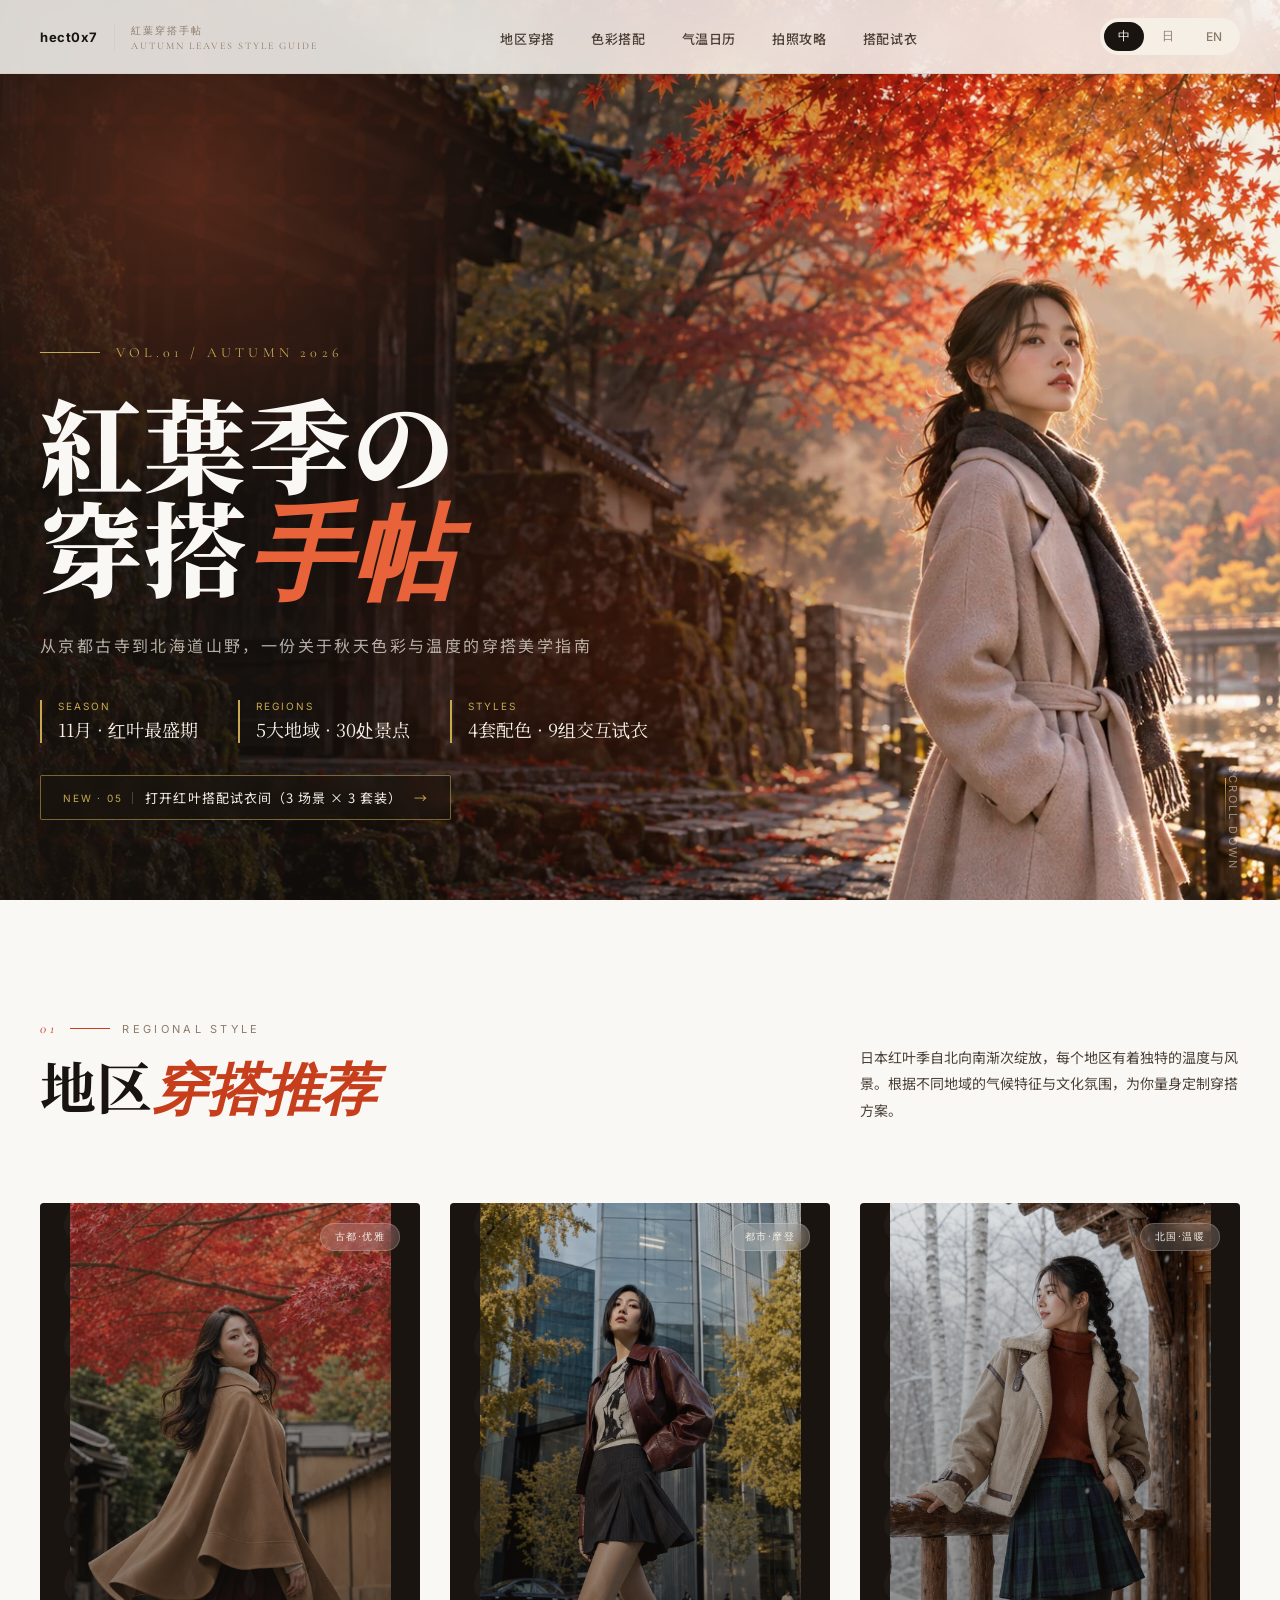
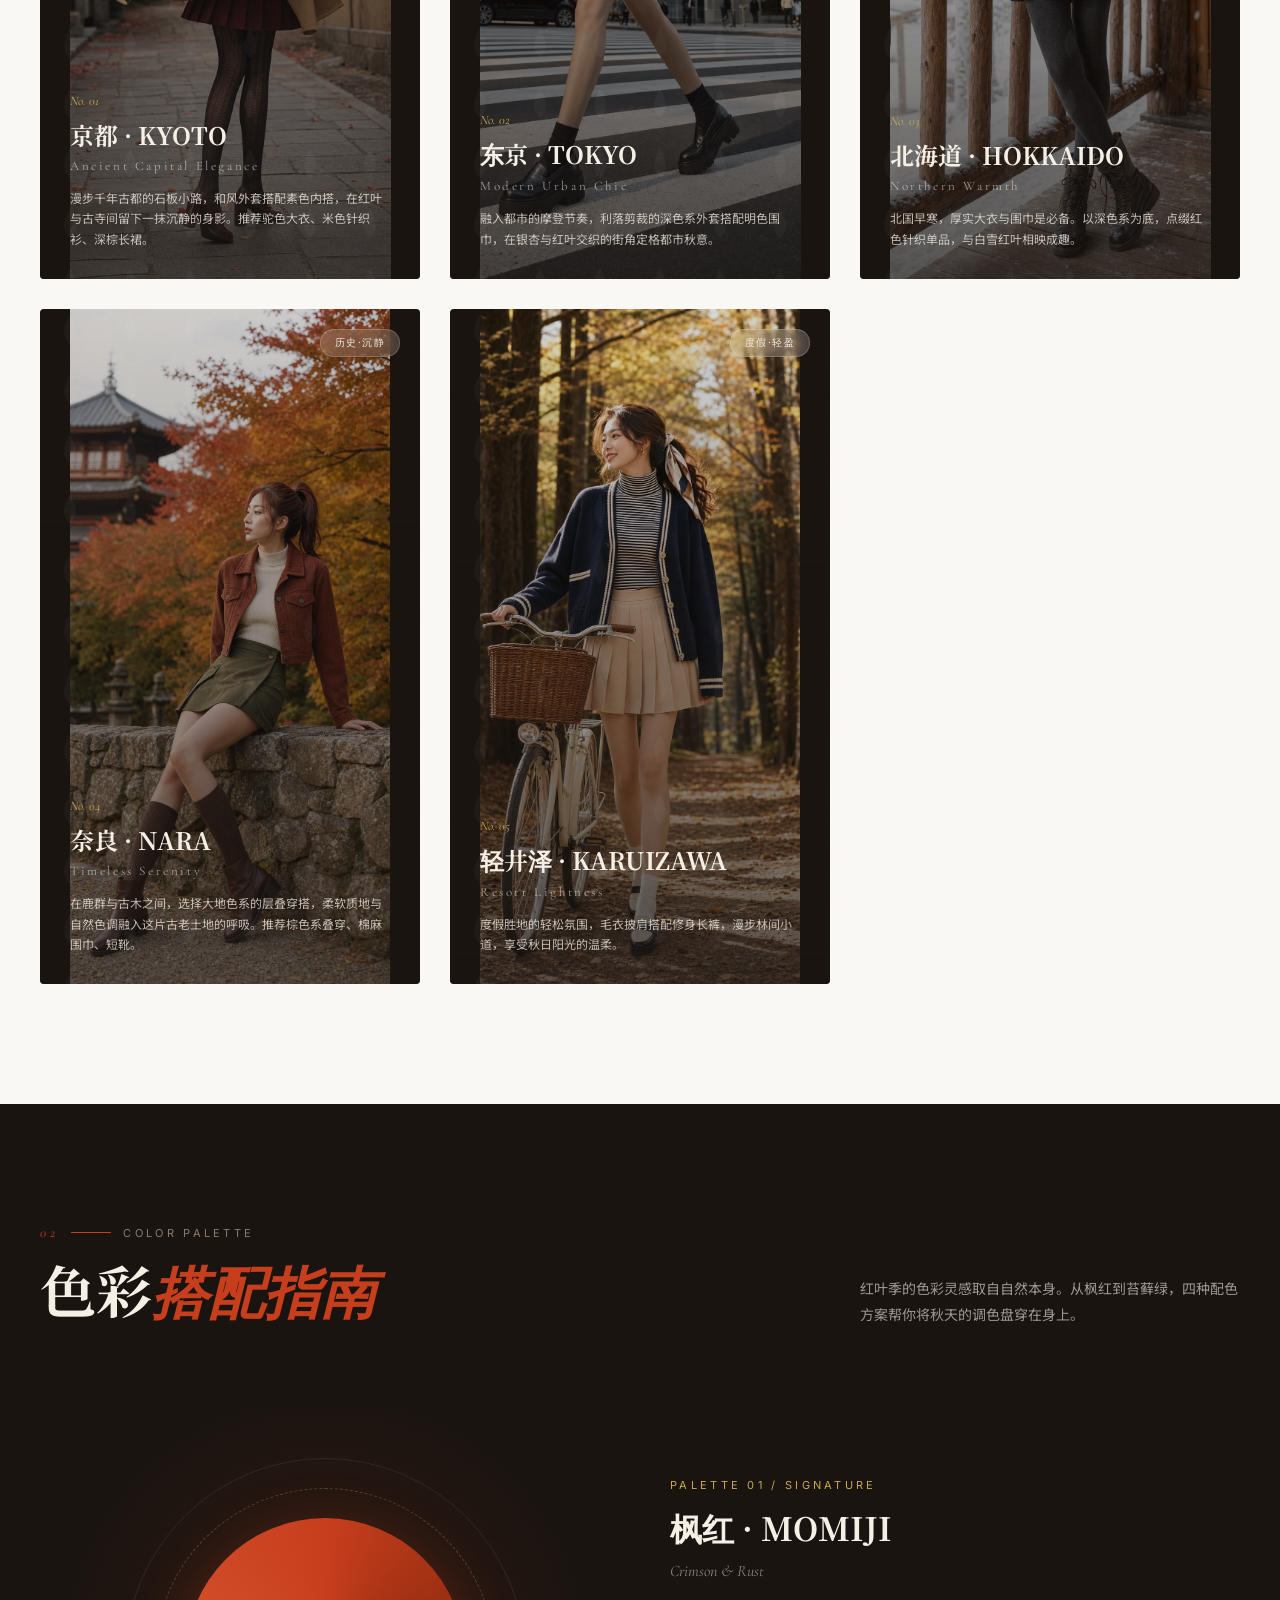
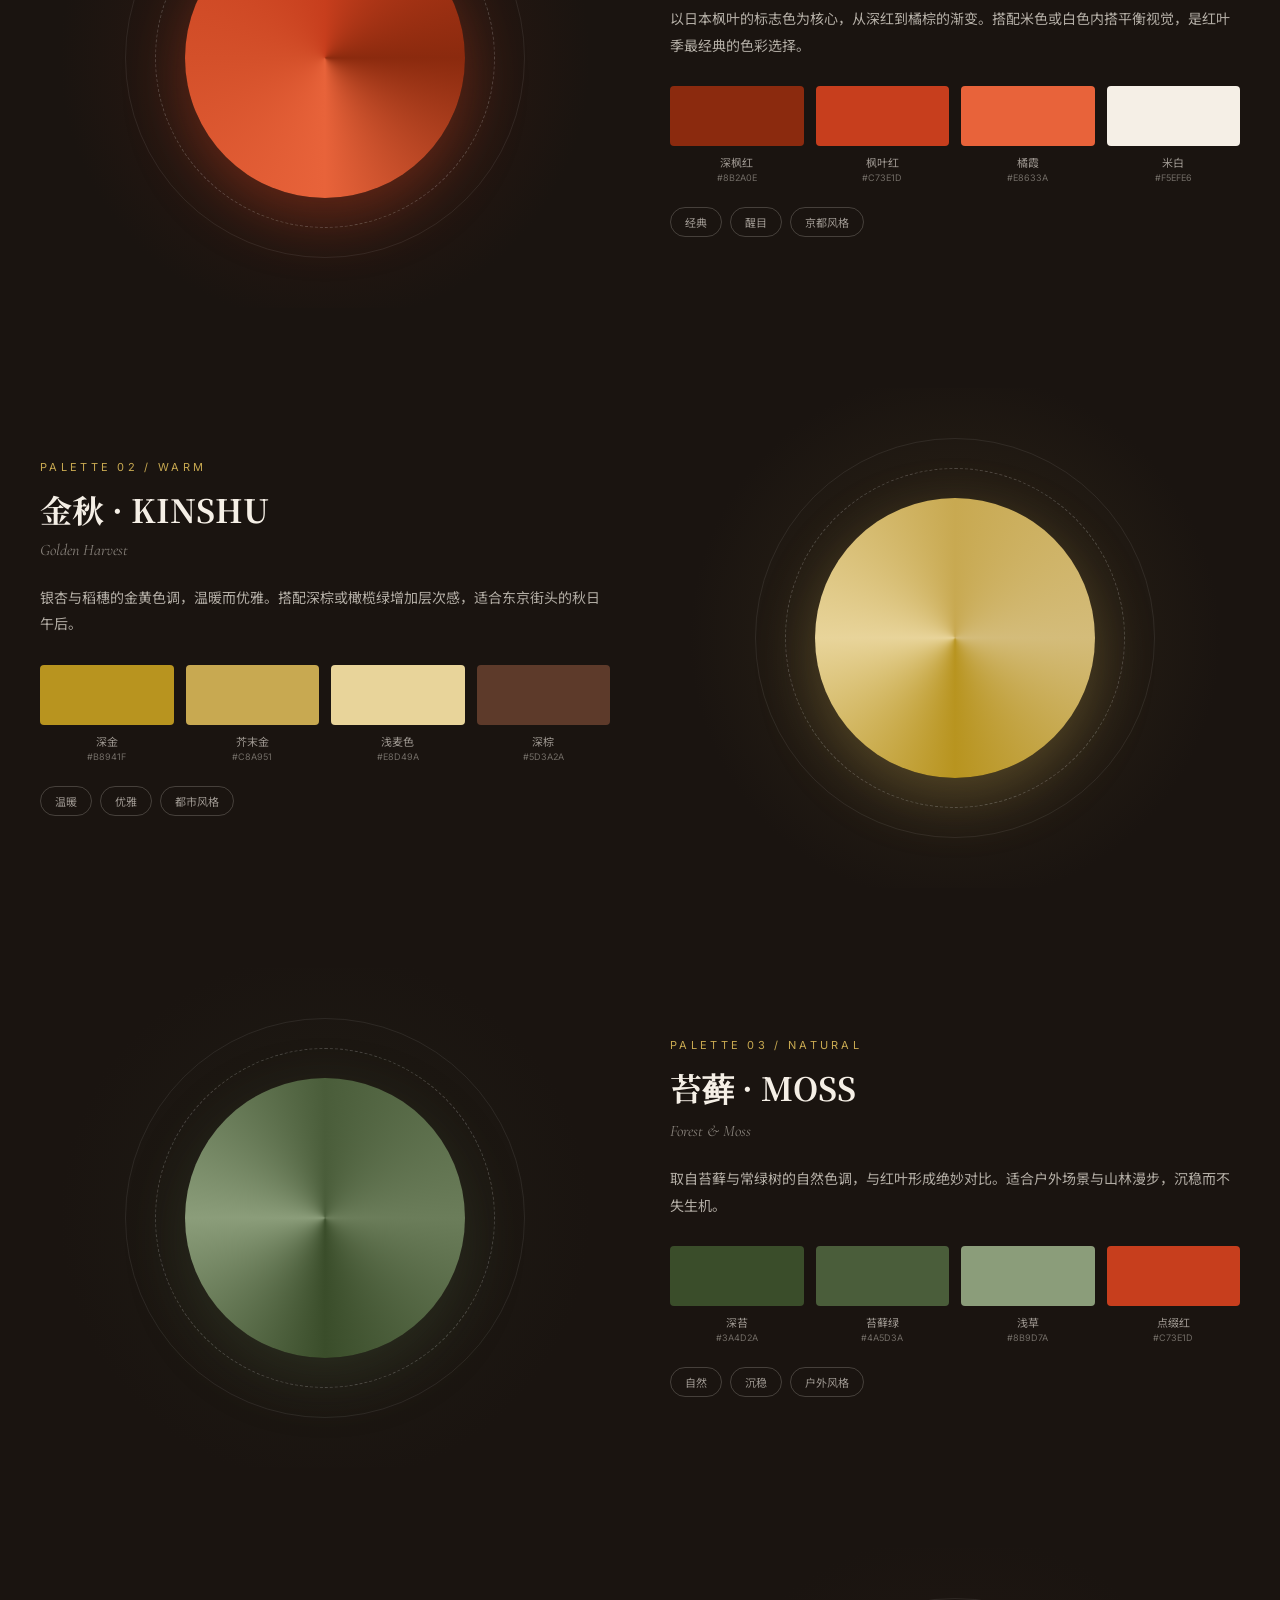
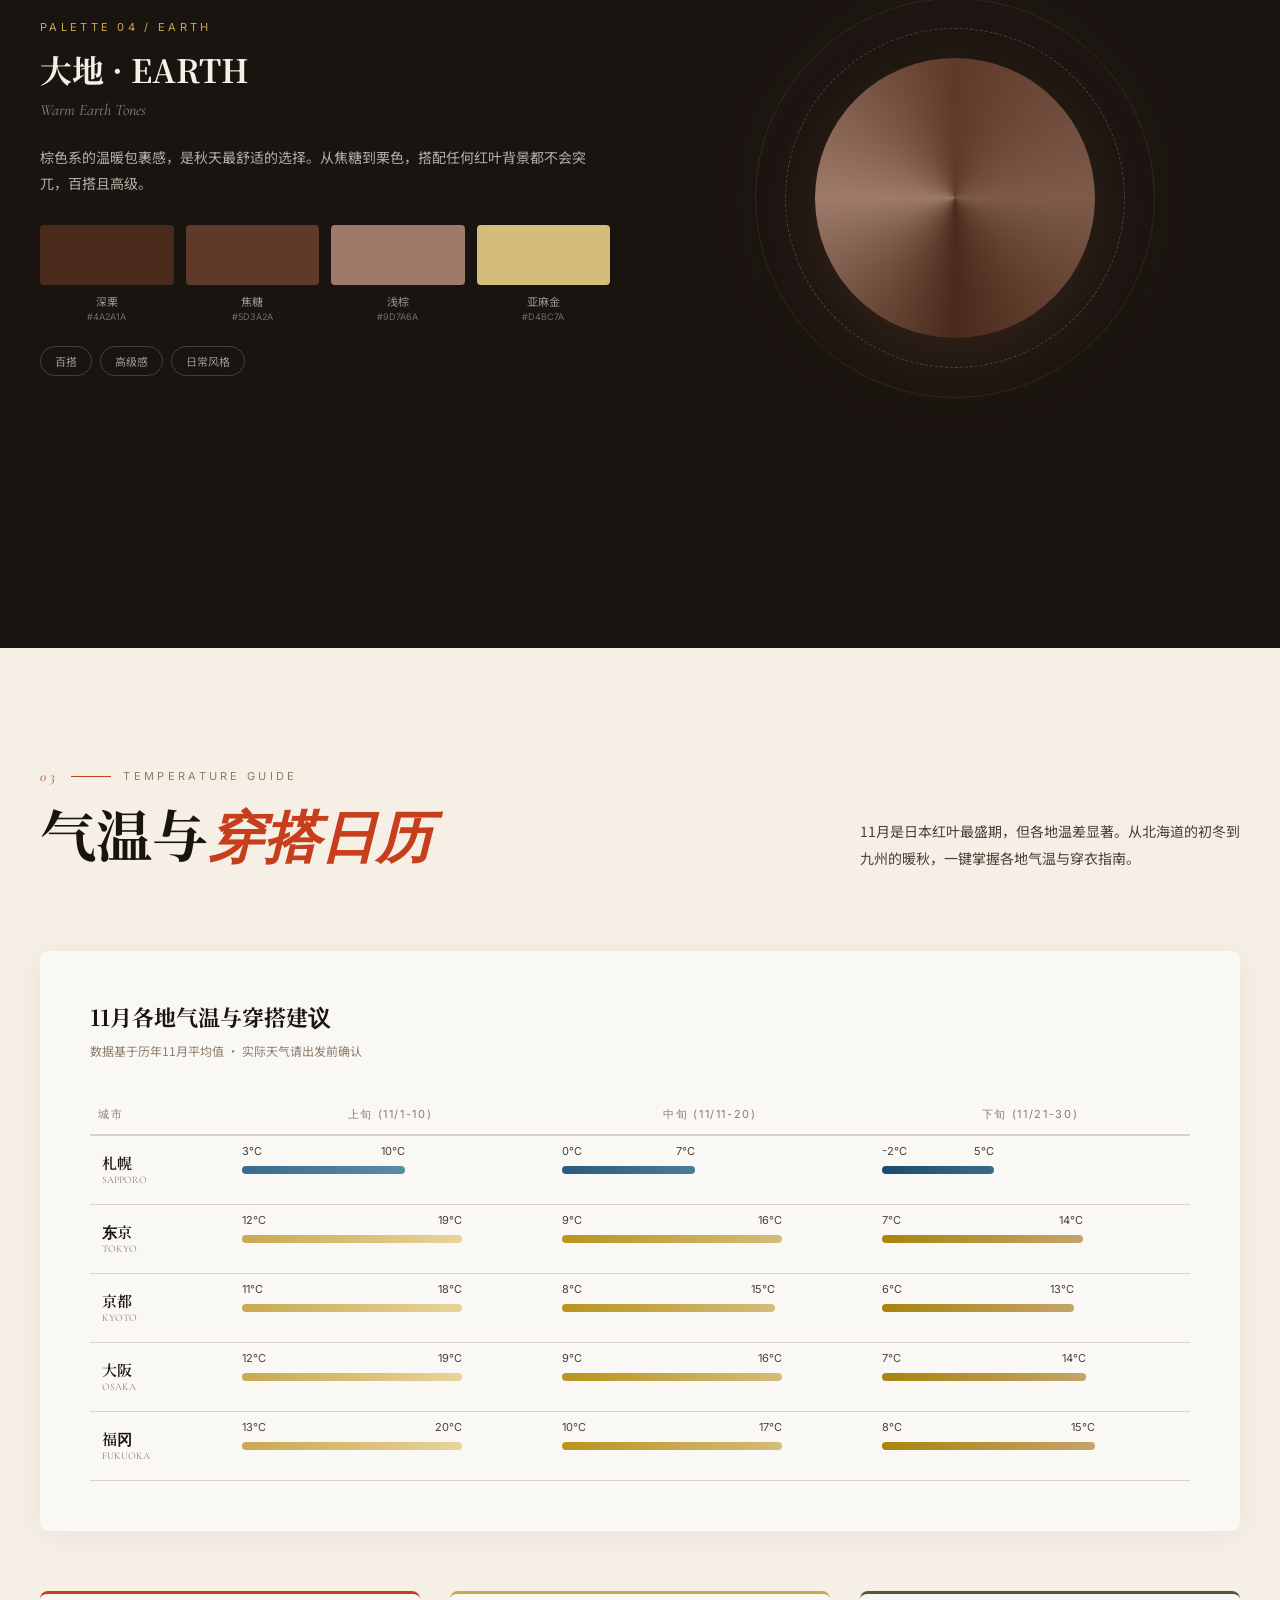
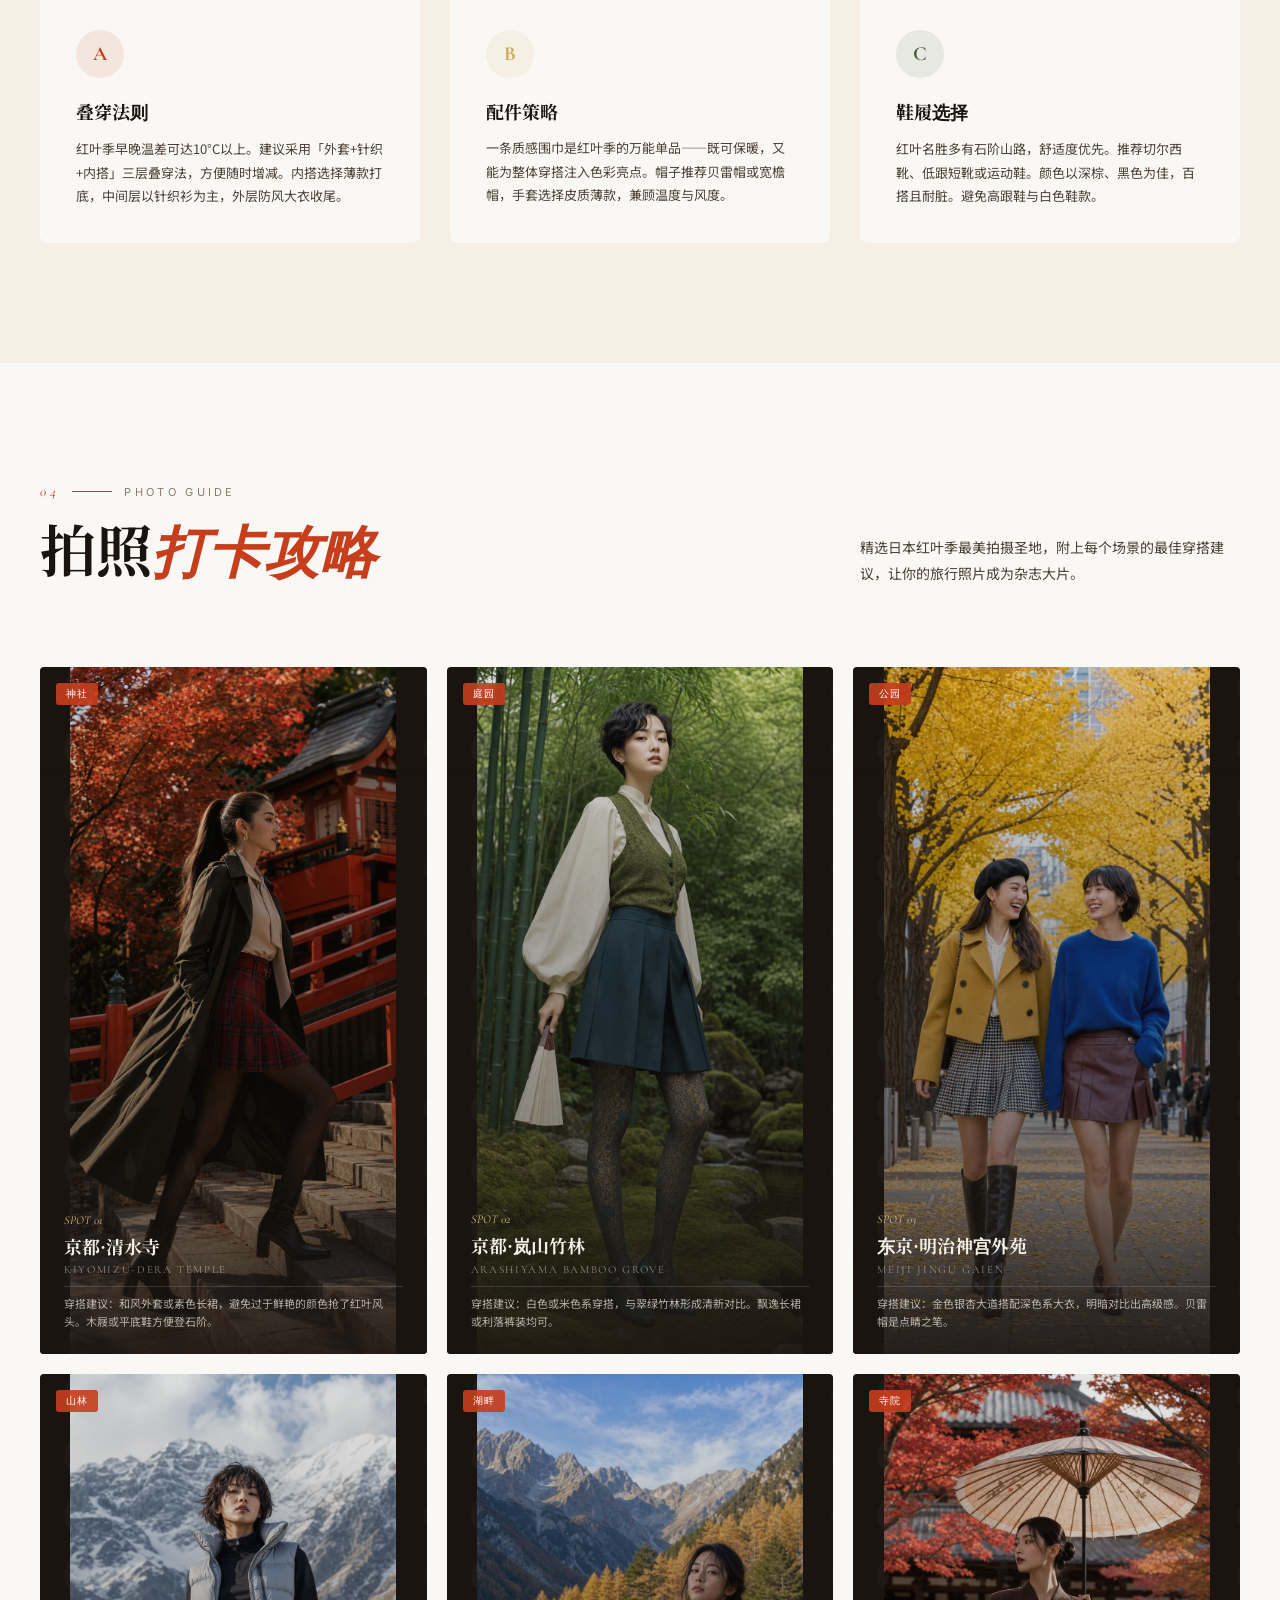
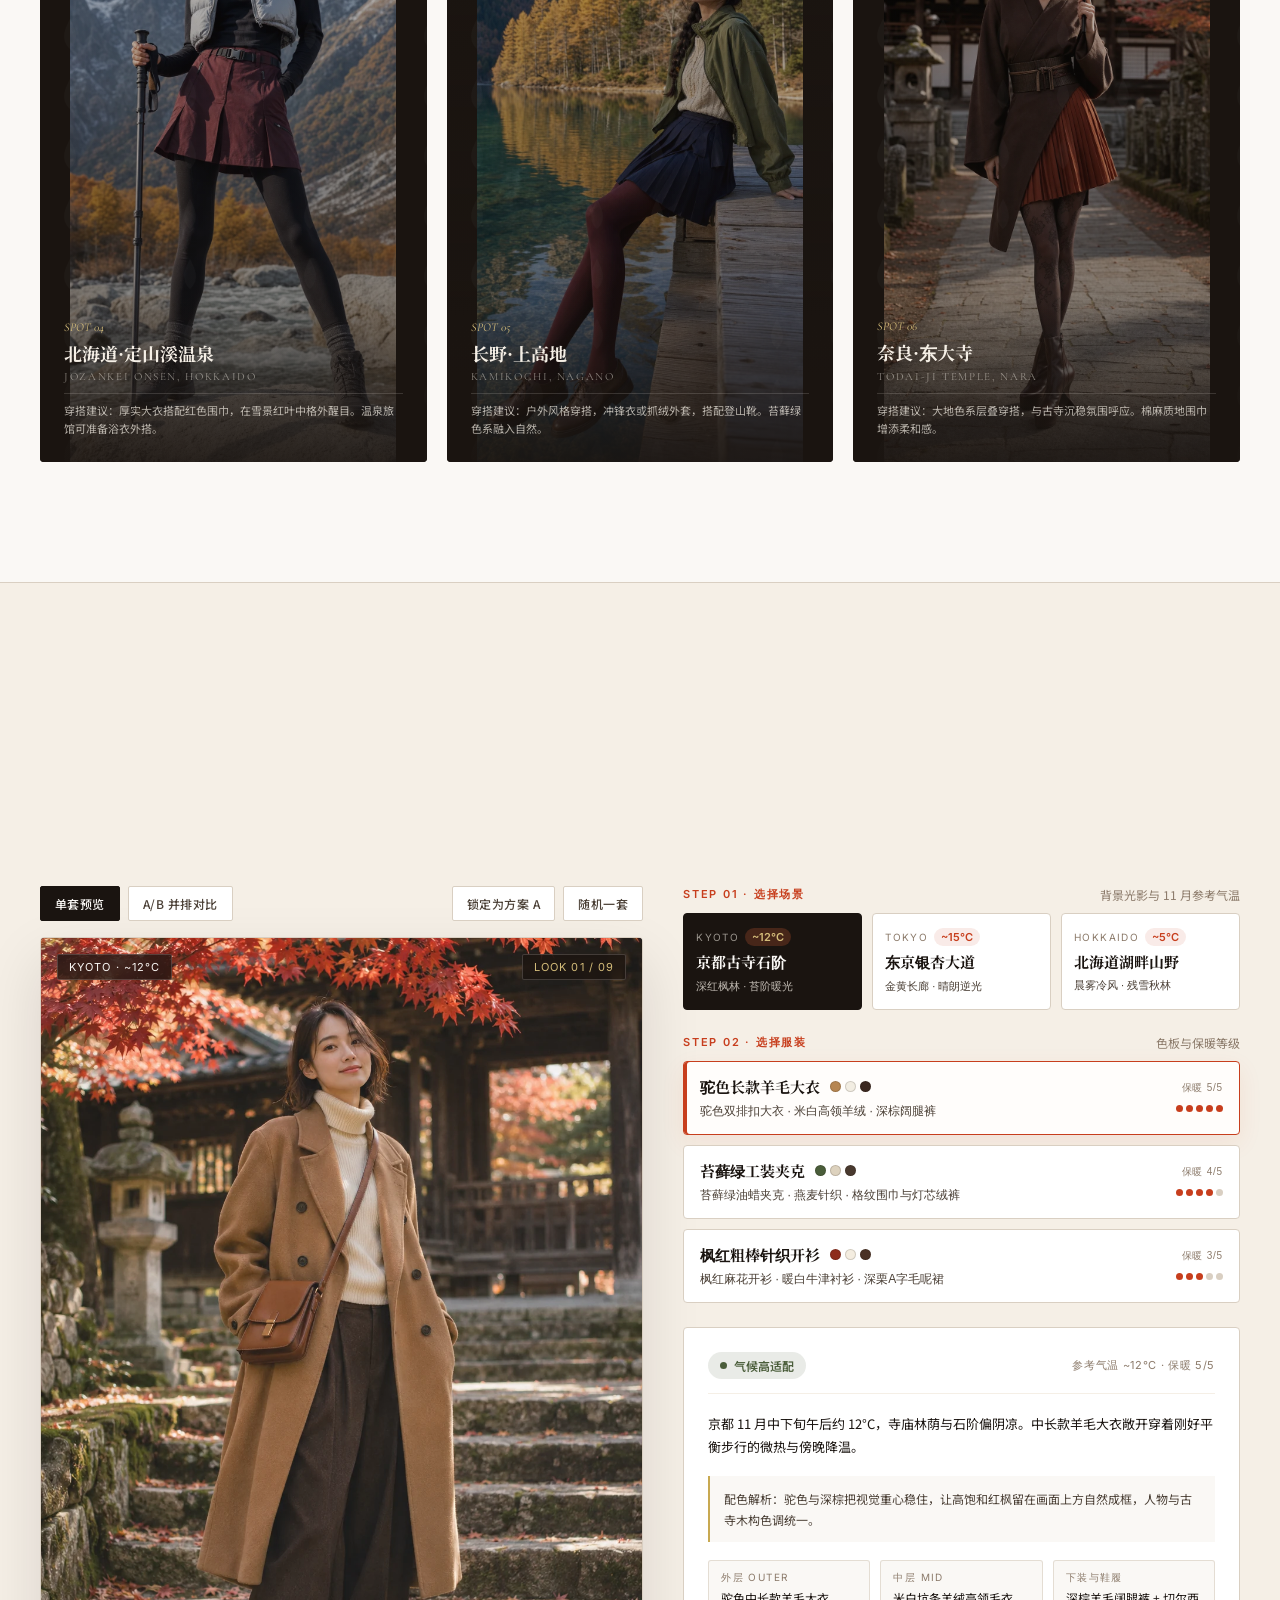
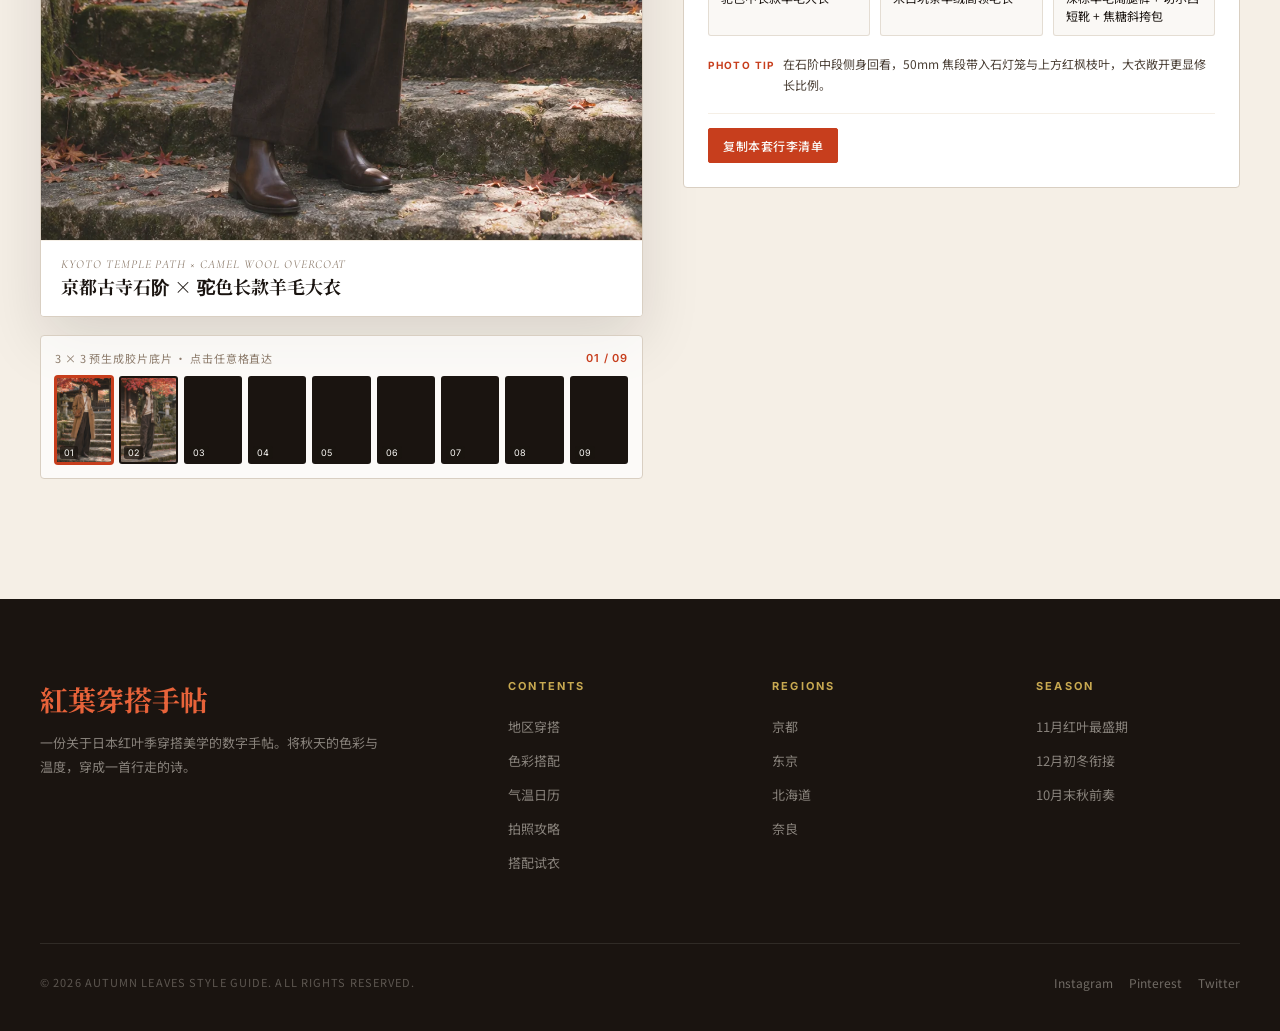
<file: works/momiji-style-guide/index.html>
<!DOCTYPE html>
<html lang="zh-CN">
<head>
<meta charset="UTF-8">
<meta name="viewport" content="width=device-width, initial-scale=1.0">
<title>紅葉穿搭手帖 | Autumn Leaves Style Guide</title>
<meta name="description" content="从京都古寺到北海道山野，一份关于日本红叶季色彩、温度与旅行穿搭的视觉手帖。">
<link rel="icon" href="data:image/svg+xml,%3Csvg xmlns='http://www.w3.org/2000/svg' viewBox='0 0 32 32'%3E%3Crect width='32' height='32' rx='7' fill='%231A1410'/%3E%3Cpath d='M16 4c-2 5-5 8 0 12 5-4 2-7 0-12Zm0 12c-2 4-4 7 0 10 4-3 2-6 0-10ZM5 16c4-2 7-4 11 0-4 4-7 2-11 0Zm11 0c4-4 7-2 11 0-4 2-7 4-11 0Z' fill='%23C73E1D'/%3E%3C/svg%3E">
<link rel="preconnect" href="https://fonts.googleapis.com">
<link rel="preconnect" href="https://fonts.gstatic.com" crossorigin>
<link href="https://fonts.googleapis.com/css2?family=Noto+Serif+JP:wght@300;400;600;700;900&family=Noto+Sans+SC:wght@300;400;500;700&family=Cormorant+Garamond:ital,wght@0,400;0,600;0,700;1,400;1,600&family=Inter:wght@300;400;500;600&display=swap" rel="stylesheet">
<style>
:root {
  --color-bg: #FAF8F5;
  --color-bg-dark: #1A1410;
  --color-cream: #F5EFE6;
  --color-ink: #1A1410;
  --color-ink-soft: #4A3F35;
  --color-momiji: #C73E1D;
  --color-momiji-deep: #8B2A0E;
  --color-momiji-light: #E8633A;
  --color-gold: #C8A951;
  --color-gold-soft: #D4BC7A;
  --color-moss: #4A5D3A;
  --color-stone: #8C7B6B;
  --color-line: #D9CFC2;
  --font-jp: 'Noto Serif JP', serif;
  --font-cn: 'Noto Sans SC', sans-serif;
  --font-en: 'Cormorant Garamond', serif;
  --font-en-sans: 'Inter', sans-serif;
}

* { margin:0; padding:0; box-sizing:border-box; }

html { scroll-behavior: smooth; }

body {
  background: var(--color-bg);
  color: var(--color-ink);
  font-family: var(--font-cn);
  overflow-x: hidden;
  -webkit-font-smoothing: antialiased;
}

/* ===== LOADER ===== */
#loader {
  position: fixed; inset:0;
  background: var(--color-bg-dark);
  z-index: 9999;
  display: flex; align-items: center; justify-content: center;
  flex-direction: column;
  transition: opacity 0.8s ease;
}
#loader.hidden { opacity:0; pointer-events:none; }
#loader .leaf {
  width: 48px; height:48px;
  animation: floatLeaf 2s ease-in-out infinite;
}
#loader p {
  color: var(--color-gold);
  font-family: var(--font-jp);
  letter-spacing: 0.3em;
  margin-top: 20px;
  font-size: 14px;
}

@keyframes floatLeaf {
  0%,100% { transform: translateY(0) rotate(0deg); }
  50% { transform: translateY(-15px) rotate(15deg); }
}

/* ===== NAVIGATION ===== */
nav {
  position: fixed; top:0; left:0; right:0;
  z-index: 1000;
  padding: 18px 40px;
  display: flex; align-items: center; justify-content: space-between;
  background: rgba(250,248,245,0.85);
  backdrop-filter: blur(20px);
  border-bottom: 1px solid var(--color-line);
  transition: all 0.3s ease;
}
nav .logo {
  display: block;
  font-family: var(--font-jp);
  font-weight: 700;
  font-size: 20px;
  color: var(--color-momiji);
  letter-spacing: 0.05em;
  text-decoration: none;
}
.brand-cluster {
  display: flex; align-items: center; gap: 16px;
}
.portfolio-home {
  display: inline-flex; align-items: center;
  min-height: 28px;
  padding-right: 16px;
  border-right: 1px solid var(--color-line);
  color: var(--color-ink);
  text-decoration: none;
  font-family: var(--font-en-sans);
  font-size: 13px;
  font-weight: 700;
  letter-spacing: 0.04em;
}
.portfolio-home:hover { color: var(--color-momiji); }
.nav-studio-mobile {
  display: none;
  align-items: center;
  gap: 5px;
  padding: 5px 11px;
  border: 1px solid rgba(199,62,29,0.4);
  border-radius: 999px;
  color: var(--color-momiji);
  background: rgba(199,62,29,0.06);
  text-decoration: none;
  font-size: 12px;
  font-weight: 500;
  white-space: nowrap;
}
.nav-studio-mobile:hover {
  background: var(--color-momiji);
  color: #FAF8F5;
}
.nav-studio-mobile:focus-visible {
  outline: 2px solid var(--color-momiji);
  outline-offset: 2px;
}
nav .logo span {
  display: block;
  font-family: var(--font-en);
  font-size: 10px;
  color: var(--color-stone);
  letter-spacing: 0.2em;
  font-weight: 400;
  margin-top: 2px;
}
nav .nav-links {
  display: flex; gap: 36px;
  list-style: none;
}
nav .nav-links a {
  text-decoration: none;
  color: var(--color-ink-soft);
  font-size: 13px;
  font-weight: 500;
  letter-spacing: 0.05em;
  position: relative;
  transition: color 0.3s;
}
nav .nav-links a::after {
  content:''; position:absolute; bottom:-4px; left:0;
  width:0; height:1px; background: var(--color-momiji);
  transition: width 0.3s;
}
nav .nav-links a:hover, nav .nav-links a.active {
  color: var(--color-momiji);
}
nav .nav-links a:hover::after, nav .nav-links a.active::after {
  width: 100%;
}
nav .lang-switch {
  display: flex; gap: 4px;
  background: var(--color-cream);
  border-radius: 30px;
  padding: 4px;
}
nav .lang-switch button {
  border:none; background: transparent;
  padding: 6px 14px;
  border-radius: 30px;
  font-size: 12px;
  cursor: pointer;
  font-family: var(--font-en-sans);
  font-weight: 500;
  color: var(--color-stone);
  transition: all 0.3s;
}
nav .lang-switch button.active {
  background: var(--color-ink);
  color: var(--color-bg);
}

/* ===== HERO ===== */
.hero {
  height: 100vh; min-height: 700px;
  position: relative;
  display: flex; align-items: flex-end;
  padding: 0 40px 80px;
  overflow: hidden;
}
.hero-bg {
  position: absolute; inset:0;
  background:
    linear-gradient(90deg, rgba(26,20,16,0.82) 0%, rgba(26,20,16,0.45) 45%, rgba(26,20,16,0.02) 75%),
    url("assets/hero-v5.webp") 80% top / cover no-repeat;
  z-index: 0;
}
.hero-bg::before {
  content:''; position:absolute; inset:0;
  background-image:
    radial-gradient(circle at 15% 20%, rgba(232,99,58,0.3) 0%, transparent 25%),
    radial-gradient(circle at 85% 15%, rgba(200,169,81,0.2) 0%, transparent 30%),
    radial-gradient(circle at 50% 70%, rgba(139,42,14,0.3) 0%, transparent 40%);
}
.hero-bg::after {
  content:''; position:absolute; inset:0;
  background-image: url("data:image/svg+xml,%3Csvg xmlns='http://www.w3.org/2000/svg' width='80' height='80' viewBox='0 0 80 80'%3E%3Cg fill='%23C73E1D' fill-opacity='0.04'%3E%3Cpath d='M40 10 C35 20 30 30 40 40 C50 30 45 20 40 10 Z M40 50 C35 60 30 70 40 80 C50 70 45 60 40 50 Z M10 40 C20 35 30 30 40 40 C30 50 20 45 10 40 Z M50 40 C60 35 70 30 80 40 C70 50 60 45 50 40 Z'/%3E%3C/g%3E%3C/svg%3E");
}
.hero-content {
  position: relative; z-index: 2;
  max-width: 900px;
}
.hero-content .issue {
  display: flex; align-items: center; gap: 16px;
  margin-bottom: 30px;
}
.hero-content .issue .line {
  width: 60px; height: 1px; background: var(--color-gold);
}
.hero-content .issue span {
  font-family: var(--font-en);
  color: var(--color-gold);
  font-size: 14px;
  letter-spacing: 0.3em;
  text-transform: uppercase;
}
.hero-content h1 {
  font-family: var(--font-jp);
  font-size: clamp(48px, 8vw, 120px);
  font-weight: 900;
  line-height: 1;
  color: #FAF8F5;
  letter-spacing: 0.02em;
}
.hero-content h1 .accent {
  color: var(--color-momiji-light);
  font-style: italic;
  font-family: var(--font-en);
  font-weight: 600;
}
.hero-content .subtitle {
  margin-top: 24px;
  font-size: 16px;
  color: rgba(245,239,230,0.7);
  letter-spacing: 0.15em;
  max-width: 600px;
  line-height: 1.8;
}
.hero-content .meta {
  margin-top: 40px;
  display: flex; gap: 40px;
  flex-wrap: wrap;
}
.hero-content .meta-item {
  border-left: 2px solid var(--color-gold);
  padding-left: 16px;
}
.hero-content .meta-item .label {
  font-family: var(--font-en-sans);
  font-size: 10px;
  color: var(--color-gold);
  letter-spacing: 0.2em;
  text-transform: uppercase;
}
.hero-content .meta-item .value {
  font-family: var(--font-jp);
  font-size: 18px;
  color: #F5EFE6;
  margin-top: 4px;
}
.hero-studio-cta {
  display: inline-flex;
  align-items: center;
  gap: 12px;
  margin-top: 32px;
  padding: 12px 22px;
  border: 1px solid rgba(200,169,81,0.55);
  border-radius: 2px;
  background: rgba(26,20,16,0.55);
  backdrop-filter: blur(8px);
  color: #F5EFE6;
  text-decoration: none;
  font-size: 13px;
  letter-spacing: 0.08em;
  transition: background 0.25s ease, border-color 0.25s ease, transform 0.25s ease;
}
.hero-studio-cta .cta-badge {
  font-family: var(--font-en-sans);
  font-size: 10px;
  letter-spacing: 0.18em;
  color: var(--color-gold);
  padding-right: 10px;
  border-right: 1px solid rgba(245,239,230,0.22);
}
.hero-studio-cta .cta-arrow {
  color: var(--color-gold);
  transition: transform 0.25s ease;
}
.hero-studio-cta:hover {
  background: var(--color-momiji);
  border-color: var(--color-momiji-light);
  transform: translateY(-2px);
}
.hero-studio-cta:hover .cta-badge,
.hero-studio-cta:hover .cta-arrow {
  color: #FAF8F5;
}
.hero-studio-cta:hover .cta-arrow {
  transform: translateX(4px);
}
.hero-studio-cta:focus-visible,
.studio-btn:focus-visible,
.studio-scene-card:focus-visible,
.studio-outfit-card:focus-visible,
.studio-thumb:focus-visible {
  outline: 2px solid var(--color-momiji);
  outline-offset: 2px;
}
.hero-scroll-hint {
  position: absolute; bottom: 30px; right: 40px;
  z-index: 2;
  color: rgba(245,239,230,0.5);
  font-family: var(--font-en-sans);
  font-size: 11px;
  letter-spacing: 0.2em;
  writing-mode: vertical-rl;
  text-orientation: mixed;
}
.hero-scroll-hint::after {
  content:''; display:block;
  width: 1px; height: 50px;
  background: linear-gradient(180deg, var(--color-gold), transparent);
  margin: 12px auto 0;
  animation: scrollLine 2s ease-in-out infinite;
}
@keyframes scrollLine {
  0%,100% { transform: scaleY(1); transform-origin: top; }
  50% { transform: scaleY(0.3); transform-origin: top; }
}

/* ===== SECTION COMMON ===== */
section {
  padding: 120px 40px;
  position: relative;
}
.section-header {
  max-width: 1300px;
  margin: 0 auto 80px;
  display: flex; align-items: flex-end; justify-content: space-between;
  gap: 40px;
  flex-wrap: wrap;
}
.section-header .left .eyebrow {
  display: flex; align-items: center; gap: 12px;
  margin-bottom: 16px;
}
.section-header .left .eyebrow .num {
  font-family: var(--font-en);
  font-style: italic;
  font-size: 14px;
  color: var(--color-momiji);
}
.section-header .left .eyebrow .line {
  width: 40px; height: 1px; background: var(--color-momiji);
}
.section-header .left .eyebrow span {
  font-family: var(--font-en-sans);
  font-size: 11px;
  color: var(--color-stone);
  letter-spacing: 0.3em;
  text-transform: uppercase;
}
.section-header h2 {
  font-family: var(--font-jp);
  font-size: clamp(32px, 5vw, 56px);
  font-weight: 700;
  line-height: 1.15;
  color: var(--color-ink);
}
.section-header h2 em {
  font-family: var(--font-en);
  font-style: italic;
  color: var(--color-momiji);
  font-weight: 600;
}
.section-header .desc {
  max-width: 380px;
  font-size: 14px;
  line-height: 1.9;
  color: var(--color-ink-soft);
}

/* ===== SECTION 1: REGION GUIDE ===== */
#regions {
  background: var(--color-bg);
}
.region-grid {
  max-width: 1300px;
  margin: 0 auto;
  display: grid;
  grid-template-columns: repeat(3, 1fr);
  gap: 30px;
}
.region-card {
  position: relative;
  border-radius: 4px;
  overflow: hidden;
  cursor: pointer;
  transition: transform 0.5s ease, box-shadow 0.5s ease;
}
.region-card .card-img {
  width: 100%;
  aspect-ratio: 9 / 16;
  min-height: 0;
  position: relative;
  overflow: hidden;
}
.region-card .card-bg {
  position: absolute; inset:0;
  transition: transform 0.8s cubic-bezier(0.25,0.46,0.45,0.94);
}
.region-card:hover .card-bg {
  transform: scale(1.08);
}
.region-card:nth-child(1) .card-bg {
  background:
    linear-gradient(180deg, rgba(26,20,16,0.2) 0%, rgba(26,20,16,0.7) 100%),
    #1A1410 url("assets/region-kyoto-v4.webp") center / contain no-repeat;
}
.region-card:nth-child(2) .card-bg {
  background:
    linear-gradient(180deg, rgba(26,20,16,0.1) 0%, rgba(26,20,16,0.7) 100%),
    #1A1410 url("assets/region-tokyo-v4.webp") center / contain no-repeat;
}
.region-card:nth-child(3) .card-bg {
  background:
    linear-gradient(180deg, rgba(26,20,16,0.1) 0%, rgba(26,20,16,0.7) 100%),
    #1A1410 url("assets/region-hokkaido-v4.webp") center / contain no-repeat;
}
.region-card:nth-child(4) .card-bg {
  background:
    linear-gradient(180deg, rgba(26,20,16,0.2) 0%, rgba(26,20,16,0.6) 100%),
    #1A1410 url("assets/region-nara-v4.webp") center / contain no-repeat;
}
.region-card:nth-child(5) .card-bg {
  background:
    linear-gradient(180deg, rgba(26,20,16,0.1) 0%, rgba(26,20,16,0.7) 100%),
    #1A1410 url("assets/region-karuizawa-v4.webp") center / contain no-repeat;
}

/* Decorative pattern overlay on cards */
.region-card .card-bg::after {
  content:''; position:absolute; inset:0;
  background-image: url("data:image/svg+xml,%3Csvg xmlns='http://www.w3.org/2000/svg' width='60' height='60' viewBox='0 0 60 60'%3E%3Cg fill='%23FFFFFF' fill-opacity='0.03'%3E%3Cpath d='M30 5 C25 15 20 25 30 35 C40 25 35 15 30 5 Z'/%3E%3C/g%3E%3C/svg%3E");
}

.region-card .card-content {
  position: absolute; bottom:0; left:0; right:0;
  padding: 30px;
  z-index: 2;
}
.region-card .card-content .region-num {
  font-family: var(--font-en);
  font-style: italic;
  font-size: 13px;
  color: var(--color-gold);
  margin-bottom: 8px;
}
.region-card .card-content h3 {
  font-family: var(--font-jp);
  font-size: 24px;
  font-weight: 700;
  color: #F5EFE6;
  margin-bottom: 6px;
}
.region-card .card-content .region-en {
  font-family: var(--font-en);
  font-size: 13px;
  color: rgba(245,239,230,0.6);
  letter-spacing: 0.2em;
  margin-bottom: 14px;
}
.region-card .card-content p {
  font-size: 12px;
  color: rgba(245,239,230,0.75);
  line-height: 1.7;
}
.region-card .card-tag {
  position: absolute; top: 20px; right: 20px;
  background: rgba(255,255,255,0.15);
  backdrop-filter: blur(10px);
  border: 1px solid rgba(255,255,255,0.2);
  border-radius: 20px;
  padding: 6px 14px;
  font-family: var(--font-en-sans);
  font-size: 10px;
  letter-spacing: 0.15em;
  color: #F5EFE6;
  z-index: 2;
}

/* ===== SECTION 2: COLOR GUIDE ===== */
#colors {
  background: var(--color-bg-dark);
  color: #F5EFE6;
}
#colors .section-header h2 {
  color: #F5EFE6;
}
#colors .section-header .desc {
  color: rgba(245,239,230,0.6);
}
.color-showcase {
  max-width: 1300px;
  margin: 0 auto;
}
.color-palette-row {
  display: grid;
  grid-template-columns: 1fr 1fr;
  gap: 60px;
  margin-bottom: 80px;
  align-items: center;
}
.color-palette-row:nth-child(even) {
  direction: rtl;
}
.color-palette-row:nth-child(even) > * {
  direction: ltr;
}
.color-visual {
  height: 500px;
  border-radius: 4px;
  position: relative;
  overflow: hidden;
  display: flex;
  align-items: center;
  justify-content: center;
}
.color-visual .palette-circle {
  width: 280px; height: 280px;
  border-radius: 50%;
  position: relative;
}
.color-visual .palette-circle::before {
  content:''; position: absolute;
  inset: -30px;
  border-radius: 50%;
  border: 1px dashed rgba(255,255,255,0.2);
}
.color-visual .palette-circle::after {
  content:''; position:absolute;
  inset: -60px;
  border-radius: 50%;
  border: 1px solid rgba(255,255,255,0.08);
}
.palette-1 .palette-circle {
  background: conic-gradient(from 0deg, #C73E1D, #8B2A0E, #E8633A, #D4502A, #C73E1D);
  box-shadow: 0 20px 60px rgba(199,62,29,0.4);
}
.palette-1 .color-visual {
  background: radial-gradient(circle at center, rgba(199,62,29,0.15) 0%, rgba(26,20,16,0.8) 70%);
}
.palette-2 .palette-circle {
  background: conic-gradient(from 0deg, #C8A951, #D4BC7A, #B8941F, #E8D49A, #C8A951);
  box-shadow: 0 20px 60px rgba(200,169,81,0.3);
}
.palette-2 .color-visual {
  background: radial-gradient(circle at center, rgba(200,169,81,0.12) 0%, rgba(26,20,16,0.8) 70%);
}
.palette-3 .palette-circle {
  background: conic-gradient(from 0deg, #4A5D3A, #6B7D5A, #3A4D2A, #8B9D7A, #4A5D3A);
  box-shadow: 0 20px 60px rgba(74,93,58,0.3);
}
.palette-3 .color-visual {
  background: radial-gradient(circle at center, rgba(74,93,58,0.12) 0%, rgba(26,20,16,0.8) 70%);
}
.palette-4 .palette-circle {
  background: conic-gradient(from 0deg, #5D3A2A, #7D5A4A, #4A2A1A, #9D7A6A, #5D3A2A);
  box-shadow: 0 20px 60px rgba(93,58,42,0.3);
}
.palette-4 .color-visual {
  background: radial-gradient(circle at center, rgba(93,58,42,0.12) 0%, rgba(26,20,16,0.8) 70%);
}

.color-info .palette-label {
  font-family: var(--font-en-sans);
  font-size: 11px;
  color: var(--color-gold);
  letter-spacing: 0.3em;
  text-transform: uppercase;
  margin-bottom: 12px;
}
.color-info h3 {
  font-family: var(--font-jp);
  font-size: 32px;
  font-weight: 700;
  margin-bottom: 8px;
}
.color-info .palette-en {
  font-family: var(--font-en);
  font-style: italic;
  font-size: 16px;
  color: rgba(245,239,230,0.5);
  margin-bottom: 24px;
}
.color-info .palette-desc {
  font-size: 14px;
  line-height: 1.9;
  color: rgba(245,239,230,0.7);
  margin-bottom: 28px;
}
.color-swatches {
  display: flex; gap: 12px;
  margin-bottom: 24px;
}
.color-swatch {
  flex: 1;
}
.color-swatch .swatch-color {
  height: 60px;
  border-radius: 4px;
  margin-bottom: 8px;
}
.color-swatch .swatch-name {
  font-size: 11px;
  color: rgba(245,239,230,0.6);
  text-align: center;
}
.color-swatch .swatch-hex {
  font-family: var(--font-en-sans);
  font-size: 9px;
  color: rgba(245,239,230,0.4);
  text-align: center;
  margin-top: 2px;
}
.color-tags {
  display: flex; gap: 8px; flex-wrap: wrap;
}
.color-tags span {
  border: 1px solid rgba(245,239,230,0.2);
  border-radius: 20px;
  padding: 6px 14px;
  font-size: 11px;
  color: rgba(245,239,230,0.6);
}

/* ===== SECTION 3: TEMPERATURE CALENDAR ===== */
#calendar {
  background: var(--color-cream);
}
.calendar-wrapper {
  max-width: 1300px;
  margin: 0 auto;
}
.calendar-chart {
  background: var(--color-bg);
  border-radius: 8px;
  padding: 50px;
  box-shadow: 0 4px 30px rgba(26,20,16,0.06);
  margin-bottom: 60px;
  overflow-x: auto;
  scrollbar-width: thin;
  scrollbar-color: var(--color-line) transparent;
}
.calendar-chart h3 {
  font-family: var(--font-jp);
  font-size: 22px;
  margin-bottom: 8px;
}
.calendar-chart .chart-sub {
  font-size: 12px;
  color: var(--color-stone);
  margin-bottom: 36px;
}
.cal-grid {
  display: grid;
  grid-template-columns: 140px repeat(3, minmax(220px, 1fr));
  gap: 0;
  min-width: 800px;
}
.cal-header {
  padding: 12px 8px;
  font-family: var(--font-en-sans);
  font-size: 11px;
  color: var(--color-stone);
  letter-spacing: 0.15em;
  text-transform: uppercase;
  text-align: center;
  border-bottom: 2px solid var(--color-line);
}
.cal-header:first-child { text-align: left; }
.cal-row {
  display: contents;
}
.cal-cell {
  padding: 18px 12px;
  border-bottom: 1px solid var(--color-line);
  display: flex;
  align-items: center;
}
.cal-cell.city {
  font-family: var(--font-jp);
  font-weight: 600;
  font-size: 15px;
  flex-direction: column;
  align-items: flex-start;
  justify-content: center;
  line-height: 1.2;
}
.cal-cell.city br { display: none; }
.cal-en-sub {
  display: block;
  font-family: var(--font-en);
  font-size: 10px;
  color: var(--color-stone);
  font-weight: 400;
  margin-top: 2px;
}
.cal-temp {
  position: relative;
  min-height: 69px;
  display: flex; align-items: center;
}
.cal-temp-bar {
  max-width: 220px;
  height: 8px;
  border-radius: 4px;
  position: relative;
  min-width: 20px;
}
.cal-temp-bar .temp-label {
  position: absolute;
  top: -22px;
  font-family: var(--font-en-sans);
  font-size: 11px;
  color: var(--color-ink-soft);
  white-space: nowrap;
}
.cal-temp-bar .temp-label.low {
  left: 0;
}
.cal-temp-bar .temp-label.high {
  right: 0;
}
.cal-outfit {
  font-size: 12px;
  color: var(--color-ink-soft);
  line-height: 1.6;
}
.cal-outfit strong {
  color: var(--color-momiji);
  font-weight: 600;
}

.calendar-tips {
  display: grid;
  grid-template-columns: repeat(3, 1fr);
  gap: 30px;
}
.cal-tip {
  background: var(--color-bg);
  border-radius: 8px;
  padding: 36px;
  border-top: 3px solid;
  position: relative;
}
.cal-tip:nth-child(1) { border-color: var(--color-momiji); }
.cal-tip:nth-child(2) { border-color: var(--color-gold); }
.cal-tip:nth-child(3) { border-color: var(--color-moss); }
.cal-tip .tip-icon {
  width: 48px; height: 48px;
  border-radius: 50%;
  display: flex; align-items: center; justify-content: center;
  margin-bottom: 20px;
  font-family: var(--font-en);
  font-size: 20px;
  font-weight: 700;
}
.cal-tip:nth-child(1) .tip-icon { background: rgba(199,62,29,0.1); color: var(--color-momiji); }
.cal-tip:nth-child(2) .tip-icon { background: rgba(200,169,81,0.1); color: var(--color-gold); }
.cal-tip:nth-child(3) .tip-icon { background: rgba(74,93,58,0.1); color: var(--color-moss); }
.cal-tip h4 {
  font-family: var(--font-jp);
  font-size: 18px;
  margin-bottom: 12px;
}
.cal-tip p {
  font-size: 13px;
  line-height: 1.8;
  color: var(--color-ink-soft);
}

/* ===== SECTION 4: PHOTO SPOTS ===== */
#photo {
  background: var(--color-bg);
}
.photo-gallery {
  max-width: 1400px;
  margin: 0 auto;
  display: grid;
  grid-template-columns: repeat(3, 1fr);
  gap: 20px;
}
.photo-card {
  border-radius: 4px;
  overflow: hidden;
  position: relative;
  cursor: pointer;
  transition: transform 0.4s;
}
.photo-card:hover {
  transform: translateY(-6px);
}
.photo-card .photo-img {
  width: 100%;
  aspect-ratio: 9 / 16;
  min-height: 0;
  position: relative;
  overflow: hidden;
}
.photo-card:nth-child(1) .photo-img {
  background:
    linear-gradient(180deg, rgba(26,20,16,0.1) 0%, rgba(26,20,16,0.6) 100%),
    #1A1410 url("assets/photo-shrine-v4.webp") center / contain no-repeat;
}
.photo-card:nth-child(2) .photo-img {
  background:
    linear-gradient(180deg, rgba(26,20,16,0.1) 0%, rgba(26,20,16,0.6) 100%),
    #1A1410 url("assets/photo-garden-v4.webp") center / contain no-repeat;
}
.photo-card:nth-child(3) .photo-img {
  background:
    linear-gradient(180deg, rgba(26,20,16,0.1) 0%, rgba(26,20,16,0.6) 100%),
    #1A1410 url("assets/photo-park-v4.webp") center / contain no-repeat;
}
.photo-card:nth-child(4) .photo-img {
  background:
    linear-gradient(180deg, rgba(26,20,16,0.1) 0%, rgba(26,20,16,0.6) 100%),
    #1A1410 url("assets/photo-mountain-v4.webp") center / contain no-repeat;
}
.photo-card:nth-child(5) .photo-img {
  background:
    linear-gradient(180deg, rgba(26,20,16,0.1) 0%, rgba(26,20,16,0.6) 100%),
    #1A1410 url("assets/photo-lakeside-v4.webp") center / contain no-repeat;
}
.photo-card:nth-child(6) .photo-img {
  background:
    linear-gradient(180deg, rgba(26,20,16,0.1) 0%, rgba(26,20,16,0.6) 100%),
    #1A1410 url("assets/photo-temple-v4.webp") center / contain no-repeat;
}

.photo-card .photo-img::after {
  content:''; position:absolute; inset:0;
  background-image: url("data:image/svg+xml,%3Csvg xmlns='http://www.w3.org/2000/svg' width='60' height='60' viewBox='0 0 60 60'%3E%3Cg fill='%23FFFFFF' fill-opacity='0.025'%3E%3Cpath d='M30 5 C25 15 20 25 30 35 C40 25 35 15 30 5 Z'/%3E%3C/g%3E%3C/svg%3E");
}

.photo-card .photo-overlay {
  position: absolute; bottom:0; left:0; right:0;
  padding: 24px;
  background: linear-gradient(0deg, rgba(26,20,16,0.8) 0%, transparent 100%);
}
.photo-card .photo-overlay .spot-num {
  font-family: var(--font-en);
  font-style: italic;
  font-size: 12px;
  color: var(--color-gold-soft);
  margin-bottom: 6px;
}
.photo-card .photo-overlay h4 {
  font-family: var(--font-jp);
  font-size: 18px;
  color: #F5EFE6;
  margin-bottom: 4px;
}
.photo-card .photo-overlay .spot-en {
  font-family: var(--font-en);
  font-size: 11px;
  color: rgba(245,239,230,0.5);
  letter-spacing: 0.15em;
  margin-bottom: 10px;
}
.photo-card .photo-overlay .outfit-suggest {
  font-size: 11px;
  color: rgba(245,239,230,0.7);
  line-height: 1.6;
  border-top: 1px solid rgba(245,239,230,0.15);
  padding-top: 8px;
  margin-top: 8px;
}
.photo-card .photo-tag {
  position: absolute; top: 16px; left: 16px;
  background: rgba(199,62,29,0.9);
  border-radius: 3px;
  padding: 4px 10px;
  font-family: var(--font-en-sans);
  font-size: 10px;
  letter-spacing: 0.1em;
  color: #FFF;
  z-index: 2;
}

/* ===== SECTION 5: INTERACTIVE FITTING STUDIO ===== */
#studio {
  background: var(--color-cream);
  border-top: 1px solid var(--color-line);
}
.studio-shell {
  max-width: 1300px;
  margin: 0 auto;
  display: grid;
  grid-template-columns: minmax(0, 1.04fr) minmax(0, 0.96fr);
  gap: 40px;
  align-items: start;
}
.studio-stage-col {
  min-width: 0;
}
.studio-toolbar {
  display: flex;
  align-items: center;
  justify-content: space-between;
  gap: 10px;
  flex-wrap: wrap;
  margin-bottom: 16px;
}
.studio-mode-group,
.studio-action-group {
  display: flex;
  align-items: center;
  gap: 8px;
  flex-wrap: wrap;
}
.studio-btn {
  appearance: none;
  border: 1px solid var(--color-line);
  background: #FFFFFF;
  color: var(--color-ink-soft);
  font-family: var(--font-cn);
  font-size: 12px;
  font-weight: 500;
  letter-spacing: 0.04em;
  padding: 8px 14px;
  border-radius: 2px;
  cursor: pointer;
  transition: background 0.2s ease, border-color 0.2s ease, color 0.2s ease;
}
.studio-btn:hover {
  border-color: var(--color-momiji);
  color: var(--color-momiji);
}
.studio-btn.is-active {
  background: var(--color-ink);
  border-color: var(--color-ink);
  color: var(--color-bg);
}
.studio-btn.is-accent {
  background: var(--color-momiji);
  border-color: var(--color-momiji);
  color: #FAF8F5;
}
.studio-btn.is-accent:hover {
  background: var(--color-momiji-deep);
  border-color: var(--color-momiji-deep);
  color: #FAF8F5;
}
.studio-btn[hidden] {
  display: none;
}

.studio-single-card {
  background: #FFFFFF;
  border: 1px solid var(--color-line);
  border-radius: 4px;
  overflow: hidden;
  box-shadow: 0 24px 60px rgba(26,20,16,0.12);
}
.studio-frame-wrap {
  position: relative;
  overflow: hidden;
  background: #1A1410;
  aspect-ratio: 2 / 3;
}
.studio-frame-wrap img {
  position: absolute;
  inset: 0;
  width: 100%;
  height: 100%;
  object-fit: cover;
  display: block;
  transition: opacity 0.28s ease;
}
.studio-frame-wrap img.is-fading {
  opacity: 0.38;
}
.studio-frame-top {
  position: absolute;
  top: 16px;
  left: 16px;
  right: 16px;
  display: flex;
  justify-content: space-between;
  align-items: center;
  gap: 8px;
  z-index: 2;
  pointer-events: none;
}
.studio-plate-pill {
  background: rgba(26,20,16,0.74);
  backdrop-filter: blur(8px);
  color: #FAF8F5;
  border: 1px solid rgba(245,239,230,0.18);
  padding: 5px 11px;
  border-radius: 2px;
  font-family: var(--font-en-sans);
  font-size: 11px;
  letter-spacing: 0.1em;
}
.studio-plate-pill.gold {
  color: var(--color-gold-soft);
}
.studio-frame-caption {
  padding: 16px 20px 18px;
  background: #FFFFFF;
  border-top: 1px solid var(--color-cream);
  color: var(--color-ink);
}
.studio-frame-caption .cap-en {
  font-family: var(--font-en);
  font-style: italic;
  font-size: 12px;
  color: var(--color-stone);
  letter-spacing: 0.08em;
}
.studio-frame-caption .cap-title {
  font-family: var(--font-jp);
  font-size: 18px;
  font-weight: 700;
  margin-top: 3px;
  line-height: 1.35;
  color: var(--color-ink);
}

.studio-compare-grid {
  display: grid;
  grid-template-columns: repeat(2, minmax(0, 1fr));
  gap: 14px;
}
.studio-compare-grid[hidden],
.studio-single-wrap[hidden] {
  display: none;
}
.studio-compare-card {
  background: #FFFFFF;
  border: 1px solid var(--color-line);
  border-radius: 4px;
  overflow: hidden;
  display: flex;
  flex-direction: column;
}
.studio-compare-card.is-current {
  border-color: var(--color-momiji);
}
.studio-compare-media {
  position: relative;
  aspect-ratio: 2 / 3;
  background: #1A1410;
  overflow: hidden;
}
.studio-compare-media img {
  width: 100%;
  height: 100%;
  object-fit: cover;
  display: block;
}
.studio-compare-badge {
  position: absolute;
  top: 10px;
  left: 10px;
  background: rgba(26,20,16,0.82);
  color: #FAF8F5;
  font-family: var(--font-en-sans);
  font-size: 10px;
  letter-spacing: 0.14em;
  padding: 4px 8px;
  border-radius: 2px;
}
.studio-compare-badge.plan-b {
  background: var(--color-momiji);
}
.studio-compare-meta {
  padding: 12px 14px 14px;
  display: flex;
  flex-direction: column;
  gap: 6px;
}
.studio-compare-meta h4 {
  font-family: var(--font-jp);
  font-size: 14px;
  color: var(--color-ink);
  line-height: 1.35;
}
.studio-compare-meta .cmp-sub {
  font-size: 11px;
  color: var(--color-stone);
}
.studio-compare-meta .cmp-verdict {
  font-size: 11px;
  font-weight: 500;
  color: var(--color-ink-soft);
  padding-top: 6px;
  border-top: 1px solid var(--color-cream);
}

.studio-filmstrip-box {
  margin-top: 18px;
  padding: 14px;
  background: rgba(255,255,255,0.72);
  border: 1px solid var(--color-line);
  border-radius: 4px;
}
.studio-filmstrip-head {
  display: flex;
  justify-content: space-between;
  align-items: center;
  gap: 8px;
  margin-bottom: 10px;
  font-size: 11px;
  color: var(--color-stone);
  letter-spacing: 0.08em;
}
.studio-filmstrip-head .fs-count {
  font-family: var(--font-en-sans);
  color: var(--color-momiji);
  font-weight: 600;
}
.studio-filmstrip {
  display: grid;
  grid-template-columns: repeat(9, minmax(0, 1fr));
  gap: 6px;
}
.studio-thumb {
  appearance: none;
  border: 2px solid transparent;
  padding: 0;
  border-radius: 3px;
  overflow: hidden;
  background: #1A1410;
  aspect-ratio: 2 / 3;
  cursor: pointer;
  position: relative;
  transition: transform 0.2s ease, border-color 0.2s ease;
}
.studio-thumb:hover {
  transform: translateY(-2px);
  border-color: var(--color-gold);
}
.studio-thumb.is-active {
  border-color: var(--color-momiji);
  box-shadow: 0 0 0 1px var(--color-momiji);
}
.studio-thumb img {
  width: 100%;
  height: 100%;
  object-fit: cover;
  display: block;
}
.studio-thumb .thumb-code {
  position: absolute;
  left: 3px;
  bottom: 3px;
  background: rgba(26,20,16,0.72);
  color: #FAF8F5;
  font-family: var(--font-en-sans);
  font-size: 9px;
  line-height: 1;
  padding: 2px 4px;
  border-radius: 2px;
}

.studio-controls-col {
  min-width: 0;
  display: flex;
  flex-direction: column;
  gap: 24px;
}
.studio-step-label {
  display: flex;
  align-items: center;
  justify-content: space-between;
  gap: 10px;
  margin-bottom: 10px;
}
.studio-step-label .step-kicker {
  font-family: var(--font-en-sans);
  font-size: 11px;
  font-weight: 600;
  letter-spacing: 0.16em;
  color: var(--color-momiji);
  text-transform: uppercase;
}
.studio-step-label .step-hint {
  font-size: 12px;
  color: var(--color-stone);
}

.studio-scene-grid {
  display: grid;
  grid-template-columns: repeat(3, minmax(0, 1fr));
  gap: 10px;
}
.studio-scene-card {
  appearance: none;
  text-align: left;
  border: 1px solid var(--color-line);
  background: #FFFFFF;
  border-radius: 4px;
  padding: 14px 12px;
  cursor: pointer;
  display: flex;
  flex-direction: column;
  gap: 5px;
  transition: border-color 0.2s ease, background 0.2s ease, transform 0.2s ease;
}
.studio-scene-card:hover {
  border-color: var(--color-momiji-light);
  transform: translateY(-2px);
}
.studio-scene-card.is-active {
  background: var(--color-ink);
  border-color: var(--color-ink);
  color: #FAF8F5;
}
.studio-scene-card .sc-top {
  display: flex;
  align-items: center;
  justify-content: space-between;
  gap: 6px;
}
.studio-scene-card .sc-temp {
  font-family: var(--font-en-sans);
  font-size: 11px;
  font-weight: 600;
  color: var(--color-momiji);
  background: rgba(199,62,29,0.1);
  padding: 2px 7px;
  border-radius: 999px;
}
.studio-scene-card.is-active .sc-temp {
  background: rgba(232,99,58,0.22);
  color: var(--color-gold-soft);
}
.studio-scene-card .sc-en {
  font-family: var(--font-en-sans);
  font-size: 10px;
  letter-spacing: 0.14em;
  color: var(--color-stone);
  text-transform: uppercase;
}
.studio-scene-card.is-active .sc-en {
  color: rgba(245,239,230,0.58);
}
.studio-scene-card .sc-name {
  font-family: var(--font-jp);
  font-size: 15px;
  font-weight: 700;
  color: var(--color-ink);
}
.studio-scene-card.is-active .sc-name {
  color: #FAF8F5;
}
.studio-scene-card .sc-note {
  font-size: 11px;
  line-height: 1.5;
  color: var(--color-ink-soft);
}
.studio-scene-card.is-active .sc-note {
  color: rgba(245,239,230,0.75);
}

.studio-outfit-list {
  display: flex;
  flex-direction: column;
  gap: 10px;
}
.studio-outfit-card {
  appearance: none;
  width: 100%;
  text-align: left;
  border: 1px solid var(--color-line);
  background: #FFFFFF;
  border-radius: 4px;
  padding: 14px 16px;
  cursor: pointer;
  display: flex;
  align-items: center;
  justify-content: space-between;
  gap: 14px;
  transition: border-color 0.2s ease, background 0.2s ease, transform 0.2s ease;
}
.studio-outfit-card:hover {
  border-color: var(--color-momiji-light);
  transform: translateX(3px);
}
.studio-outfit-card.is-active {
  background: #FFFDFB;
  border-color: var(--color-momiji);
  box-shadow: inset 3px 0 0 var(--color-momiji), 0 8px 24px rgba(199,62,29,0.08);
}
.studio-outfit-main {
  min-width: 0;
}
.studio-outfit-title {
  display: flex;
  align-items: center;
  gap: 10px;
  flex-wrap: wrap;
}
.studio-outfit-title strong {
  font-family: var(--font-jp);
  font-size: 15px;
  color: var(--color-ink);
}
.studio-outfit-swatches {
  display: inline-flex;
  align-items: center;
  gap: 4px;
}
.studio-outfit-swatches i {
  width: 11px;
  height: 11px;
  border-radius: 50%;
  border: 1px solid rgba(26,20,16,0.16);
  display: inline-block;
}
.studio-outfit-sub {
  font-size: 12px;
  color: var(--color-ink-soft);
  margin-top: 4px;
  line-height: 1.5;
}
.studio-warmth {
  flex-shrink: 0;
  text-align: right;
}
.studio-warmth .w-label {
  display: block;
  font-size: 10px;
  color: var(--color-stone);
  letter-spacing: 0.08em;
  margin-bottom: 5px;
}
.studio-warmth-dots {
  display: inline-flex;
  gap: 3px;
}
.studio-warmth-dots span {
  width: 7px;
  height: 7px;
  border-radius: 50%;
  background: var(--color-line);
}
.studio-warmth-dots span.on {
  background: var(--color-momiji);
}

.studio-readout {
  background: #FFFFFF;
  border: 1px solid var(--color-line);
  border-radius: 4px;
  padding: 24px;
  display: flex;
  flex-direction: column;
  gap: 18px;
}
.studio-verdict-bar {
  display: flex;
  align-items: center;
  justify-content: space-between;
  gap: 10px;
  flex-wrap: wrap;
  padding-bottom: 14px;
  border-bottom: 1px solid var(--color-cream);
}
.studio-status-pill {
  display: inline-flex;
  align-items: center;
  gap: 7px;
  font-size: 12px;
  font-weight: 600;
  padding: 5px 12px;
  border-radius: 999px;
}
.studio-status-pill::before {
  content: '';
  width: 7px;
  height: 7px;
  border-radius: 50%;
  background: currentColor;
}
.studio-status-pill.is-optimal {
  background: rgba(74,93,58,0.12);
  color: var(--color-moss);
}
.studio-status-pill.is-warm {
  background: rgba(184,148,31,0.14);
  color: #8A6B12;
}
.studio-status-pill.is-cool {
  background: rgba(199,62,29,0.12);
  color: var(--color-momiji-deep);
}
.studio-climate-meta {
  font-family: var(--font-en-sans);
  font-size: 11px;
  color: var(--color-stone);
  letter-spacing: 0.06em;
}
.studio-verdict-text {
  font-size: 13px;
  line-height: 1.8;
  color: var(--color-ink);
}
.studio-harmony-note {
  font-size: 12px;
  line-height: 1.75;
  color: var(--color-ink-soft);
  padding: 12px 14px;
  background: var(--color-bg);
  border-left: 2px solid var(--color-gold);
}
.studio-layers {
  display: grid;
  grid-template-columns: repeat(3, minmax(0, 1fr));
  gap: 10px;
}
.studio-layer-item {
  background: var(--color-bg);
  border: 1px solid rgba(217,207,194,0.65);
  border-radius: 3px;
  padding: 10px 12px;
}
.studio-layer-item .l-key {
  font-family: var(--font-en-sans);
  font-size: 10px;
  letter-spacing: 0.14em;
  color: var(--color-stone);
  text-transform: uppercase;
  margin-bottom: 4px;
}
.studio-layer-item .l-val {
  font-size: 12px;
  line-height: 1.5;
  color: var(--color-ink);
}
.studio-photo-tip {
  font-size: 12px;
  line-height: 1.7;
  color: var(--color-ink-soft);
  display: flex;
  gap: 8px;
  align-items: baseline;
}
.studio-photo-tip strong {
  flex-shrink: 0;
  font-family: var(--font-en-sans);
  font-size: 10px;
  letter-spacing: 0.14em;
  color: var(--color-momiji);
  text-transform: uppercase;
}
.studio-readout-actions {
  display: flex;
  align-items: center;
  justify-content: space-between;
  gap: 12px;
  flex-wrap: wrap;
  padding-top: 14px;
  border-top: 1px solid var(--color-cream);
}
.studio-copy-status {
  font-size: 12px;
  color: var(--color-moss);
  min-height: 18px;
}

/* ===== FOOTER ===== */
footer {
  background: var(--color-bg-dark);
  color: #F5EFE6;
  padding: 80px 40px 40px;
}
.footer-content {
  max-width: 1300px;
  margin: 0 auto;
  display: grid;
  grid-template-columns: 2fr 1fr 1fr 1fr;
  gap: 60px;
  margin-bottom: 60px;
}
.footer-brand h3 {
  font-family: var(--font-jp);
  font-size: 28px;
  color: var(--color-momiji-light);
  margin-bottom: 12px;
}
.footer-brand p {
  font-size: 13px;
  line-height: 1.9;
  color: rgba(245,239,230,0.5);
  max-width: 350px;
}
.footer-col h5 {
  font-family: var(--font-en-sans);
  font-size: 11px;
  color: var(--color-gold);
  letter-spacing: 0.2em;
  text-transform: uppercase;
  margin-bottom: 20px;
}
.footer-col ul {
  list-style: none;
}
.footer-col ul li {
  margin-bottom: 10px;
}
.footer-col ul li a {
  color: rgba(245,239,230,0.5);
  text-decoration: none;
  font-size: 13px;
  transition: color 0.3s;
}
.footer-col ul li a:hover {
  color: var(--color-momiji-light);
}
.footer-bottom {
  max-width: 1300px;
  margin: 0 auto;
  padding-top: 30px;
  border-top: 1px solid rgba(245,239,230,0.1);
  display: flex; justify-content: space-between; align-items: center;
  flex-wrap: wrap; gap: 16px;
}
.footer-bottom p {
  font-size: 11px;
  color: rgba(245,239,230,0.3);
  letter-spacing: 0.1em;
}
.footer-bottom .social {
  display: flex; gap: 16px;
}
.footer-bottom .social a {
  color: rgba(245,239,230,0.4);
  text-decoration: none;
  font-size: 12px;
  transition: color 0.3s;
}
.footer-bottom .social a:hover {
  color: var(--color-momiji-light);
}

/* ===== SCROLL ANIMATIONS ===== */
.reveal {
  opacity: 0;
  transform: translateY(40px);
  transition: opacity 0.8s ease, transform 0.8s ease;
}
.reveal.visible {
  opacity: 1;
  transform: translateY(0);
}
.reveal-delay-1 { transition-delay: 0.1s; }
.reveal-delay-2 { transition-delay: 0.2s; }
.reveal-delay-3 { transition-delay: 0.3s; }

/* ===== RESPONSIVE ===== */
@media (max-width: 1024px) {
  .region-grid { grid-template-columns: repeat(2, 1fr); }
  .color-palette-row { grid-template-columns: 1fr; gap: 40px; }
  .color-palette-row:nth-child(even) { direction: ltr; }
  .photo-gallery { grid-template-columns: repeat(2, 1fr); }
  .calendar-tips { grid-template-columns: 1fr; }
  .studio-shell { grid-template-columns: 1fr; gap: 32px; }
  .footer-content { grid-template-columns: 1fr 1fr; }
  .cal-grid { grid-template-columns: 100px repeat(3, minmax(190px, 1fr)); min-width: 670px; }
}
@media (max-width: 768px) {
  nav { padding: 14px 20px; }
  .brand-cluster { gap: 10px; }
  .portfolio-home { padding-right: 10px; }
  nav .brand-cluster .logo { display: none; }
  nav .nav-links { display: none; }
  .nav-studio-mobile { display: inline-flex; }
  section { padding: 80px 20px; }
  .hero { padding: 0 20px 60px; }
  .hero-bg {
    background:
      linear-gradient(180deg, rgba(26,20,16,0.2) 0%, rgba(26,20,16,0.55) 50%, rgba(26,20,16,0.85) 100%),
      url("assets/hero-v5.webp") 80% top / cover no-repeat;
  }
  .hero-content h1 { font-size: 48px; }
  .hero-studio-cta { margin-top: 24px; width: 100%; justify-content: space-between; }
  .section-header { flex-direction: column; align-items: flex-start; }
  .region-grid { grid-template-columns: 1fr; }
  .photo-gallery { grid-template-columns: 1fr; }
  .studio-scene-grid { grid-template-columns: 1fr; }
  .studio-layers { grid-template-columns: 1fr; }
  .studio-filmstrip { grid-template-columns: repeat(3, minmax(0, 1fr)); gap: 8px; }
  .studio-compare-grid { grid-template-columns: 1fr; }
  .studio-readout { padding: 18px; }
  .calendar-chart { padding: 24px; }
  .cal-grid { grid-template-columns: 90px repeat(3, 190px); min-width: 660px; font-size: 11px; }
  .cal-temp { min-height: 60px; }
  .cal-cell { padding: 10px 6px; }
  .footer-content { grid-template-columns: 1fr; gap: 30px; }
  .hero-scroll-hint { display: none; }
}

@media (prefers-reduced-motion: reduce) {
  html { scroll-behavior: auto; }
  *, *::before, *::after {
    animation-duration: 0.01ms !important;
    animation-iteration-count: 1 !important;
    transition-duration: 0.01ms !important;
  }
}
</style>
</head>
<body id="top">

<!-- ===== LOADER ===== -->
<div id="loader">
  <svg class="leaf" viewBox="0 0 48 48" fill="none" xmlns="http://www.w3.org/2000/svg">
    <path d="M24 4 C18 14 12 24 24 34 C36 24 30 14 24 4 Z M24 28 C20 36 16 44 24 48 C32 44 28 36 24 28 Z M8 24 C16 20 20 16 24 24 C16 28 12 28 8 24 Z M28 24 C36 20 40 16 44 24 C36 28 32 28 28 24 Z" fill="#C73E1D"/>
    <line x1="24" y1="4" x2="24" y2="48" stroke="#C8A951" stroke-width="0.5"/>
  </svg>
  <p>紅葉季</p>
</div>

<!-- ===== NAVIGATION ===== -->
<nav>
  <div class="brand-cluster">
    <a class="portfolio-home" href="../../" aria-label="返回 hect0x7 作品集主页" title="返回 hect0x7 作品集主页">hect0x7</a>
    <a class="logo" href="#top">
      <span data-i18n="logo">紅葉穿搭手帖</span>
      <span data-i18n="logo_sub">AUTUMN LEAVES STYLE GUIDE</span>
    </a>
  </div>
  <ul class="nav-links">
    <li><a href="#regions" class="active" data-i18n="nav_regions">地区穿搭</a></li>
    <li><a href="#colors" data-i18n="nav_colors">色彩搭配</a></li>
    <li><a href="#calendar" data-i18n="nav_calendar">气温日历</a></li>
    <li><a href="#photo" data-i18n="nav_photo">拍照攻略</a></li>
    <li><a href="#studio" data-i18n="nav_studio">搭配试衣</a></li>
  </ul>
  <a class="nav-studio-mobile" href="#studio" data-i18n="nav_studio">搭配试衣</a>
  <div class="lang-switch">
    <button class="active" onclick="switchLang('zh', event)">中</button>
    <button onclick="switchLang('ja', event)">日</button>
    <button onclick="switchLang('en', event)">EN</button>
  </div>
</nav>

<!-- ===== HERO ===== -->
<section class="hero">
  <div class="hero-bg"></div>
  <div class="hero-content">
    <div class="issue">
      <div class="line"></div>
      <span data-i18n="hero_issue">VOL.01 / AUTUMN 2026</span>
    </div>
    <h1 data-i18n-html="hero_title">紅葉季の<br>穿搭<span class="accent">手帖</span></h1>
    <p class="subtitle" data-i18n="hero_subtitle">从京都古寺到北海道山野，一份关于秋天色彩与温度的穿搭美学指南</p>
    <div class="meta">
      <div class="meta-item">
        <div class="label" data-i18n="hero_meta1_label">SEASON</div>
        <div class="value" data-i18n="hero_meta1_value">11月 · 红叶最盛期</div>
      </div>
      <div class="meta-item">
        <div class="label" data-i18n="hero_meta2_label">REGIONS</div>
        <div class="value" data-i18n="hero_meta2_value">5大地域 · 30处景点</div>
      </div>
      <div class="meta-item">
        <div class="label" data-i18n="hero_meta3_label">STYLES</div>
        <div class="value" data-i18n="hero_meta3_value">4套配色 · 9组交互试衣</div>
      </div>
    </div>
    <a class="hero-studio-cta" href="#studio">
      <span class="cta-badge">NEW · 05</span>
      <span data-i18n="hero_studio_cta">打开红叶搭配试衣间（3 场景 × 3 套装）</span>
      <span class="cta-arrow" aria-hidden="true">→</span>
    </a>
  </div>
  <div class="hero-scroll-hint" data-i18n="hero_scroll">SCROLL DOWN</div>
</section>

<!-- ===== SECTION 1: REGIONS ===== -->
<section id="regions">
  <div class="section-header reveal">
    <div class="left">
      <div class="eyebrow">
        <span class="num">01</span>
        <div class="line"></div>
        <span data-i18n="region_eyebrow">REGIONAL STYLE</span>
      </div>
      <h2 data-i18n-html="region_title">地区<em>穿搭推荐</em></h2>
    </div>
    <p class="desc" data-i18n="region_desc">日本红叶季自北向南渐次绽放，每个地区有着独特的温度与风景。根据不同地域的气候特征与文化氛围，为你量身定制穿搭方案。</p>
  </div>
  <div class="region-grid">
    <div class="region-card reveal">
      <div class="card-img"><div class="card-bg"></div></div>
      <div class="card-tag" data-i18n="region_tag_kyoto">古都·优雅</div>
      <div class="card-content">
        <div class="region-num">No. 01</div>
        <h3 data-i18n="region_kyoto_title">京都 · KYOTO</h3>
        <div class="region-en">Ancient Capital Elegance</div>
        <p data-i18n="region_kyoto_desc">漫步千年古都的石板小路，和风外套搭配素色内搭，在红叶与古寺间留下一抹沉静的身影。推荐驼色大衣、米色针织衫、深棕长裙。</p>
      </div>
    </div>
    <div class="region-card reveal reveal-delay-1">
      <div class="card-img"><div class="card-bg"></div></div>
      <div class="card-tag" data-i18n="region_tag_tokyo">都市·摩登</div>
      <div class="card-content">
        <div class="region-num">No. 02</div>
        <h3 data-i18n="region_tokyo_title">东京 · TOKYO</h3>
        <div class="region-en">Modern Urban Chic</div>
        <p data-i18n="region_tokyo_desc">融入都市的摩登节奏，利落剪裁的深色系外套搭配明色围巾，在银杏与红叶交织的街角定格都市秋意。</p>
      </div>
    </div>
    <div class="region-card reveal reveal-delay-2">
      <div class="card-img"><div class="card-bg"></div></div>
      <div class="card-tag" data-i18n="region_tag_hokkaido">北国·温暖</div>
      <div class="card-content">
        <div class="region-num">No. 03</div>
        <h3 data-i18n="region_hokkaido_title">北海道 · HOKKAIDO</h3>
        <div class="region-en">Northern Warmth</div>
        <p data-i18n="region_hokkaido_desc">北国早寒，厚实大衣与围巾是必备。以深色系为底，点缀红色针织单品，与白雪红叶相映成趣。</p>
      </div>
    </div>
    <div class="region-card reveal">
      <div class="card-img"><div class="card-bg"></div></div>
      <div class="card-tag" data-i18n="region_tag_nara">历史·沉静</div>
      <div class="card-content">
        <div class="region-num">No. 04</div>
        <h3 data-i18n="region_nara_title">奈良 · NARA</h3>
        <div class="region-en">Timeless Serenity</div>
        <p data-i18n="region_nara_desc">在鹿群与古木之间，选择大地色系的层叠穿搭，柔软质地与自然色调融入这片古老土地的呼吸。推荐棕色系叠穿、棉麻围巾、短靴。</p>
      </div>
    </div>
    <div class="region-card reveal reveal-delay-1">
      <div class="card-img"><div class="card-bg"></div></div>
      <div class="card-tag" data-i18n="region_tag_karuizawa">度假·轻盈</div>
      <div class="card-content">
        <div class="region-num">No. 05</div>
        <h3 data-i18n="region_karuizawa_title">轻井泽 · KARUIZAWA</h3>
        <div class="region-en">Resort Lightness</div>
        <p data-i18n="region_karuizawa_desc">度假胜地的轻松氛围，毛衣披肩搭配修身长裤，漫步林间小道，享受秋日阳光的温柔。</p>
      </div>
    </div>
  </div>
</section>

<!-- ===== SECTION 2: COLOR GUIDE ===== -->
<section id="colors">
  <div class="section-header reveal">
    <div class="left">
      <div class="eyebrow">
        <span class="num">02</span>
        <div class="line"></div>
        <span data-i18n="color_eyebrow">COLOR PALETTE</span>
      </div>
      <h2 data-i18n-html="color_title">色彩<em>搭配指南</em></h2>
    </div>
    <p class="desc" data-i18n="color_desc">红叶季的色彩灵感取自自然本身。从枫红到苔藓绿，四种配色方案帮你将秋天的调色盘穿在身上。</p>
  </div>
  <div class="color-showcase">
    <div class="color-palette-row palette-1 reveal">
      <div class="color-visual"><div class="palette-circle"></div></div>
      <div class="color-info">
        <div class="palette-label" data-i18n="color1_label">PALETTE 01 / SIGNATURE</div>
        <h3 data-i18n="color1_title">枫红 · MOMIJI</h3>
        <div class="palette-en">Crimson &amp; Rust</div>
        <p class="palette-desc" data-i18n="color1_desc">以日本枫叶的标志色为核心，从深红到橘棕的渐变。搭配米色或白色内搭平衡视觉，是红叶季最经典的色彩选择。</p>
        <div class="color-swatches">
          <div class="color-swatch"><div class="swatch-color" style="background:#8B2A0E"></div><div class="swatch-name" data-i18n="color1_s1_name">深枫红</div><div class="swatch-hex">#8B2A0E</div></div>
          <div class="color-swatch"><div class="swatch-color" style="background:#C73E1D"></div><div class="swatch-name" data-i18n="color1_s2_name">枫叶红</div><div class="swatch-hex">#C73E1D</div></div>
          <div class="color-swatch"><div class="swatch-color" style="background:#E8633A"></div><div class="swatch-name" data-i18n="color1_s3_name">橘霞</div><div class="swatch-hex">#E8633A</div></div>
          <div class="color-swatch"><div class="swatch-color" style="background:#F5EFE6"></div><div class="swatch-name" data-i18n="color1_s4_name">米白</div><div class="swatch-hex">#F5EFE6</div></div>
        </div>
        <div class="color-tags">
          <span data-i18n="color1_tag1">经典</span><span data-i18n="color1_tag2">醒目</span><span data-i18n="color1_tag3">京都风格</span>
        </div>
      </div>
    </div>
    <div class="color-palette-row palette-2 reveal">
      <div class="color-visual"><div class="palette-circle"></div></div>
      <div class="color-info">
        <div class="palette-label" data-i18n="color2_label">PALETTE 02 / WARM</div>
        <h3 data-i18n="color2_title">金秋 · KINSHU</h3>
        <div class="palette-en">Golden Harvest</div>
        <p class="palette-desc" data-i18n="color2_desc">银杏与稻穗的金黄色调，温暖而优雅。搭配深棕或橄榄绿增加层次感，适合东京街头的秋日午后。</p>
        <div class="color-swatches">
          <div class="color-swatch"><div class="swatch-color" style="background:#B8941F"></div><div class="swatch-name" data-i18n="color2_s1_name">深金</div><div class="swatch-hex">#B8941F</div></div>
          <div class="color-swatch"><div class="swatch-color" style="background:#C8A951"></div><div class="swatch-name" data-i18n="color2_s2_name">芥末金</div><div class="swatch-hex">#C8A951</div></div>
          <div class="color-swatch"><div class="swatch-color" style="background:#E8D49A"></div><div class="swatch-name" data-i18n="color2_s3_name">浅麦色</div><div class="swatch-hex">#E8D49A</div></div>
          <div class="color-swatch"><div class="swatch-color" style="background:#5D3A2A"></div><div class="swatch-name" data-i18n="color2_s4_name">深棕</div><div class="swatch-hex">#5D3A2A</div></div>
        </div>
        <div class="color-tags">
          <span data-i18n="color2_tag1">温暖</span><span data-i18n="color2_tag2">优雅</span><span data-i18n="color2_tag3">都市风格</span>
        </div>
      </div>
    </div>
    <div class="color-palette-row palette-3 reveal">
      <div class="color-visual"><div class="palette-circle"></div></div>
      <div class="color-info">
        <div class="palette-label" data-i18n="color3_label">PALETTE 03 / NATURAL</div>
        <h3 data-i18n="color3_title">苔藓 · MOSS</h3>
        <div class="palette-en">Forest &amp; Moss</div>
        <p class="palette-desc" data-i18n="color3_desc">取自苔藓与常绿树的自然色调，与红叶形成绝妙对比。适合户外场景与山林漫步，沉稳而不失生机。</p>
        <div class="color-swatches">
          <div class="color-swatch"><div class="swatch-color" style="background:#3A4D2A"></div><div class="swatch-name" data-i18n="color3_s1_name">深苔</div><div class="swatch-hex">#3A4D2A</div></div>
          <div class="color-swatch"><div class="swatch-color" style="background:#4A5D3A"></div><div class="swatch-name" data-i18n="color3_s2_name">苔藓绿</div><div class="swatch-hex">#4A5D3A</div></div>
          <div class="color-swatch"><div class="swatch-color" style="background:#8B9D7A"></div><div class="swatch-name" data-i18n="color3_s3_name">浅草</div><div class="swatch-hex">#8B9D7A</div></div>
          <div class="color-swatch"><div class="swatch-color" style="background:#C73E1D"></div><div class="swatch-name" data-i18n="color3_s4_name">点缀红</div><div class="swatch-hex">#C73E1D</div></div>
        </div>
        <div class="color-tags">
          <span data-i18n="color3_tag1">自然</span><span data-i18n="color3_tag2">沉稳</span><span data-i18n="color3_tag3">户外风格</span>
        </div>
      </div>
    </div>
    <div class="color-palette-row palette-4 reveal">
      <div class="color-visual"><div class="palette-circle"></div></div>
      <div class="color-info">
        <div class="palette-label" data-i18n="color4_label">PALETTE 04 / EARTH</div>
        <h3 data-i18n="color4_title">大地 · EARTH</h3>
        <div class="palette-en">Warm Earth Tones</div>
        <p class="palette-desc" data-i18n="color4_desc">棕色系的温暖包裹感，是秋天最舒适的选择。从焦糖到栗色，搭配任何红叶背景都不会突兀，百搭且高级。</p>
        <div class="color-swatches">
          <div class="color-swatch"><div class="swatch-color" style="background:#4A2A1A"></div><div class="swatch-name" data-i18n="color4_s1_name">深栗</div><div class="swatch-hex">#4A2A1A</div></div>
          <div class="color-swatch"><div class="swatch-color" style="background:#5D3A2A"></div><div class="swatch-name" data-i18n="color4_s2_name">焦糖</div><div class="swatch-hex">#5D3A2A</div></div>
          <div class="color-swatch"><div class="swatch-color" style="background:#9D7A6A"></div><div class="swatch-name" data-i18n="color4_s3_name">浅棕</div><div class="swatch-hex">#9D7A6A</div></div>
          <div class="color-swatch"><div class="swatch-color" style="background:#D4BC7A"></div><div class="swatch-name" data-i18n="color4_s4_name">亚麻金</div><div class="swatch-hex">#D4BC7A</div></div>
        </div>
        <div class="color-tags">
          <span data-i18n="color4_tag1">百搭</span><span data-i18n="color4_tag2">高级感</span><span data-i18n="color4_tag3">日常风格</span>
        </div>
      </div>
    </div>
  </div>
</section>

<!-- ===== SECTION 3: CALENDAR ===== -->
<section id="calendar">
  <div class="section-header reveal">
    <div class="left">
      <div class="eyebrow">
        <span class="num">03</span>
        <div class="line"></div>
        <span data-i18n="cal_eyebrow">TEMPERATURE GUIDE</span>
      </div>
      <h2 data-i18n-html="cal_title">气温与<em>穿搭日历</em></h2>
    </div>
    <p class="desc" data-i18n="cal_desc">11月是日本红叶最盛期，但各地温差显著。从北海道的初冬到九州的暖秋，一键掌握各地气温与穿衣指南。</p>
  </div>
  <div class="calendar-wrapper">
    <div class="calendar-chart reveal">
      <h3 data-i18n="cal_chart_title">11月各地气温与穿搭建议</h3>
      <p class="chart-sub" data-i18n="cal_chart_sub">数据基于历年11月平均值 · 实际天气请出发前确认</p>
      <div class="cal-grid">
        <div class="cal-header" data-i18n="cal_h_city">城市</div>
        <div class="cal-header" data-i18n="cal_h_early">上旬 (11/1-10)</div>
        <div class="cal-header" data-i18n="cal_h_mid">中旬 (11/11-20)</div>
        <div class="cal-header" data-i18n="cal_h_late">下旬 (11/21-30)</div>
        <div class="cal-cell city"><span data-i18n="cal_sapporo">札幌</span><br><span class="cal-en-sub">SAPPORO</span></div>
        <div class="cal-cell cal-temp"><div class="cal-temp-bar" style="width:55%;background:linear-gradient(90deg,#3A6B8C,#5A8CA6)"><span class="temp-label low">3°C</span><span class="temp-label high">10°C</span></div></div>
        <div class="cal-cell cal-temp"><div class="cal-temp-bar" style="width:45%;background:linear-gradient(90deg,#2A5B7C,#4A7C96)"><span class="temp-label low">0°C</span><span class="temp-label high">7°C</span></div></div>
        <div class="cal-cell cal-temp"><div class="cal-temp-bar" style="width:38%;background:linear-gradient(90deg,#1A4B6C,#3A6C86)"><span class="temp-label low">-2°C</span><span class="temp-label high">5°C</span></div></div>
        <div class="cal-cell city"><span data-i18n="cal_tokyo">东京</span><br><span class="cal-en-sub">TOKYO</span></div>
        <div class="cal-cell cal-temp"><div class="cal-temp-bar" style="width:82%;background:linear-gradient(90deg,#C8A951,#E8D49A)"><span class="temp-label low">12°C</span><span class="temp-label high">19°C</span></div></div>
        <div class="cal-cell cal-temp"><div class="cal-temp-bar" style="width:75%;background:linear-gradient(90deg,#B8941F,#D4BC7A)"><span class="temp-label low">9°C</span><span class="temp-label high">16°C</span></div></div>
        <div class="cal-cell cal-temp"><div class="cal-temp-bar" style="width:68%;background:linear-gradient(90deg,#A8840F,#C4A46A)"><span class="temp-label low">7°C</span><span class="temp-label high">14°C</span></div></div>
        <div class="cal-cell city"><span data-i18n="cal_kyoto">京都</span><br><span class="cal-en-sub">KYOTO</span></div>
        <div class="cal-cell cal-temp"><div class="cal-temp-bar" style="width:80%;background:linear-gradient(90deg,#C8A951,#E8D49A)"><span class="temp-label low">11°C</span><span class="temp-label high">18°C</span></div></div>
        <div class="cal-cell cal-temp"><div class="cal-temp-bar" style="width:72%;background:linear-gradient(90deg,#B8941F,#D4BC7A)"><span class="temp-label low">8°C</span><span class="temp-label high">15°C</span></div></div>
        <div class="cal-cell cal-temp"><div class="cal-temp-bar" style="width:65%;background:linear-gradient(90deg,#A8840F,#C4A46A)"><span class="temp-label low">6°C</span><span class="temp-label high">13°C</span></div></div>
        <div class="cal-cell city"><span data-i18n="cal_osaka">大阪</span><br><span class="cal-en-sub">OSAKA</span></div>
        <div class="cal-cell cal-temp"><div class="cal-temp-bar" style="width:83%;background:linear-gradient(90deg,#C8A951,#E8D49A)"><span class="temp-label low">12°C</span><span class="temp-label high">19°C</span></div></div>
        <div class="cal-cell cal-temp"><div class="cal-temp-bar" style="width:76%;background:linear-gradient(90deg,#B8941F,#D4BC7A)"><span class="temp-label low">9°C</span><span class="temp-label high">16°C</span></div></div>
        <div class="cal-cell cal-temp"><div class="cal-temp-bar" style="width:69%;background:linear-gradient(90deg,#A8840F,#C4A46A)"><span class="temp-label low">7°C</span><span class="temp-label high">14°C</span></div></div>
        <div class="cal-cell city"><span data-i18n="cal_fukuoka">福冈</span><br><span class="cal-en-sub">FUKUOKA</span></div>
        <div class="cal-cell cal-temp"><div class="cal-temp-bar" style="width:86%;background:linear-gradient(90deg,#C8A951,#E8D49A)"><span class="temp-label low">13°C</span><span class="temp-label high">20°C</span></div></div>
        <div class="cal-cell cal-temp"><div class="cal-temp-bar" style="width:79%;background:linear-gradient(90deg,#B8941F,#D4BC7A)"><span class="temp-label low">10°C</span><span class="temp-label high">17°C</span></div></div>
        <div class="cal-cell cal-temp"><div class="cal-temp-bar" style="width:72%;background:linear-gradient(90deg,#A8840F,#C4A46A)"><span class="temp-label low">8°C</span><span class="temp-label high">15°C</span></div></div>
      </div>
    </div>
    <div class="calendar-tips">
      <div class="cal-tip reveal">
        <div class="tip-icon">A</div>
        <h4 data-i18n="cal_tip1_title">叠穿法则</h4>
        <p data-i18n="cal_tip1_desc">红叶季早晚温差可达10°C以上。建议采用「外套+针织+内搭」三层叠穿法，方便随时增减。内搭选择薄款打底，中间层以针织衫为主，外层防风大衣收尾。</p>
      </div>
      <div class="cal-tip reveal reveal-delay-1">
        <div class="tip-icon">B</div>
        <h4 data-i18n="cal_tip2_title">配件策略</h4>
        <p data-i18n="cal_tip2_desc">一条质感围巾是红叶季的万能单品——既可保暖，又能为整体穿搭注入色彩亮点。帽子推荐贝雷帽或宽檐帽，手套选择皮质薄款，兼顾温度与风度。</p>
      </div>
      <div class="cal-tip reveal reveal-delay-2">
        <div class="tip-icon">C</div>
        <h4 data-i18n="cal_tip3_title">鞋履选择</h4>
        <p data-i18n="cal_tip3_desc">红叶名胜多有石阶山路，舒适度优先。推荐切尔西靴、低跟短靴或运动鞋。颜色以深棕、黑色为佳，百搭且耐脏。避免高跟鞋与白色鞋款。</p>
      </div>
    </div>
  </div>
</section>

<!-- ===== SECTION 4: PHOTO SPOTS ===== -->
<section id="photo">
  <div class="section-header reveal">
    <div class="left">
      <div class="eyebrow">
        <span class="num">04</span>
        <div class="line"></div>
        <span data-i18n="photo_eyebrow">PHOTO GUIDE</span>
      </div>
      <h2 data-i18n-html="photo_title">拍照<em>打卡攻略</em></h2>
    </div>
    <p class="desc" data-i18n="photo_desc">精选日本红叶季最美拍摄圣地，附上每个场景的最佳穿搭建议，让你的旅行照片成为杂志大片。</p>
  </div>
  <div class="photo-gallery">
    <div class="photo-card tall reveal">
      <div class="photo-img"><div class="photo-tag" data-i18n="photo_tag1">神社</div></div>
      <div class="photo-overlay">
        <div class="spot-num">SPOT 01</div>
        <h4 data-i18n="photo1_title">京都·清水寺</h4>
        <div class="spot-en">KIYOMIZU-DERA TEMPLE</div>
        <div class="outfit-suggest" data-i18n="photo1_outfit">穿搭建议：和风外套或素色长裙，避免过于鲜艳的颜色抢了红叶风头。木屐或平底鞋方便登石阶。</div>
      </div>
    </div>
    <div class="photo-card reveal reveal-delay-1">
      <div class="photo-img"><div class="photo-tag" data-i18n="photo_tag2">庭园</div></div>
      <div class="photo-overlay">
        <div class="spot-num">SPOT 02</div>
        <h4 data-i18n="photo2_title">京都·岚山竹林</h4>
        <div class="spot-en">ARASHIYAMA BAMBOO GROVE</div>
        <div class="outfit-suggest" data-i18n="photo2_outfit">穿搭建议：白色或米色系穿搭，与翠绿竹林形成清新对比。飘逸长裙或利落裤装均可。</div>
      </div>
    </div>
    <div class="photo-card reveal reveal-delay-2">
      <div class="photo-img"><div class="photo-tag" data-i18n="photo_tag3">公园</div></div>
      <div class="photo-overlay">
        <div class="spot-num">SPOT 03</div>
        <h4 data-i18n="photo3_title">东京·明治神宫外苑</h4>
        <div class="spot-en">MEIJI JINGU GAIEN</div>
        <div class="outfit-suggest" data-i18n="photo3_outfit">穿搭建议：金色银杏大道搭配深色系大衣，明暗对比出高级感。贝雷帽是点睛之笔。</div>
      </div>
    </div>
    <div class="photo-card wide reveal">
      <div class="photo-img"><div class="photo-tag" data-i18n="photo_tag4">山林</div></div>
      <div class="photo-overlay">
        <div class="spot-num">SPOT 04</div>
        <h4 data-i18n="photo4_title">北海道·定山溪温泉</h4>
        <div class="spot-en">JOZANKEI ONSEN, HOKKAIDO</div>
        <div class="outfit-suggest" data-i18n="photo4_outfit">穿搭建议：厚实大衣搭配红色围巾，在雪景红叶中格外醒目。温泉旅馆可准备浴衣外搭。</div>
      </div>
    </div>
    <div class="photo-card reveal reveal-delay-1">
      <div class="photo-img"><div class="photo-tag" data-i18n="photo_tag5">湖畔</div></div>
      <div class="photo-overlay">
        <div class="spot-num">SPOT 05</div>
        <h4 data-i18n="photo5_title">长野·上高地</h4>
        <div class="spot-en">KAMIKOCHI, NAGANO</div>
        <div class="outfit-suggest" data-i18n="photo5_outfit">穿搭建议：户外风格穿搭，冲锋衣或抓绒外套，搭配登山靴。苔藓绿色系融入自然。</div>
      </div>
    </div>
    <div class="photo-card reveal reveal-delay-2">
      <div class="photo-img"><div class="photo-tag" data-i18n="photo_tag6">寺院</div></div>
      <div class="photo-overlay">
        <div class="spot-num">SPOT 06</div>
        <h4 data-i18n="photo6_title">奈良·东大寺</h4>
        <div class="spot-en">TODAI-JI TEMPLE, NARA</div>
        <div class="outfit-suggest" data-i18n="photo6_outfit">穿搭建议：大地色系层叠穿搭，与古寺沉稳氛围呼应。棉麻质地围巾增添柔和感。</div>
      </div>
    </div>
  </div>
</section>

<!-- ===== SECTION 5: INTERACTIVE FITTING STUDIO ===== -->
<section id="studio">
  <div class="section-header reveal">
    <div class="left">
      <div class="eyebrow">
        <span class="num">05</span>
        <div class="line"></div>
        <span data-i18n="studio_eyebrow">INTERACTIVE FITTING STUDIO</span>
      </div>
      <h2 data-i18n-html="studio_title">红叶搭配<em>试衣间</em></h2>
    </div>
    <p class="desc" data-i18n="studio_desc">自由组合 3 处典型红叶场景与 3 套秋日穿搭，实时切换预生成实景样片、并排对比 A/B 方案，并按当地气温核对体感舒适度与行李清单。</p>
  </div>

  <div class="studio-shell">
    <!-- Left: Visual Lookbook Stage + Compare + Filmstrip -->
    <div class="studio-stage-col reveal">
      <div class="studio-toolbar">
        <div class="studio-mode-group" role="group" aria-label="Preview mode">
          <button type="button" class="studio-btn is-active" id="studioModeSingle" aria-pressed="true" data-i18n="studio_mode_single">单套预览</button>
          <button type="button" class="studio-btn" id="studioModeCompare" aria-pressed="false" data-i18n="studio_mode_compare">A/B 并排对比</button>
        </div>
        <div class="studio-action-group">
          <button type="button" class="studio-btn" id="studioPinA" data-i18n="studio_pin_a">锁定为方案 A</button>
          <button type="button" class="studio-btn" id="studioSwapAB" hidden data-i18n="studio_swap_ab">交换 A / B</button>
          <button type="button" class="studio-btn" id="studioShuffle" data-i18n="studio_shuffle">随机一套</button>
        </div>
      </div>

      <!-- Single Look Frame -->
      <div class="studio-single-wrap" id="studioSingleWrap">
        <div class="studio-single-card">
          <div class="studio-frame-wrap">
            <img id="studioMainImg" src="assets/studio/studio_kyoto_camel-coat.webp" width="1024" height="1536" alt="京都古寺石阶 · 驼色长款羊毛大衣" decoding="async">
            <div class="studio-frame-top">
              <span class="studio-plate-pill" id="studioSceneBadge">KYOTO · ~12°C</span>
              <span class="studio-plate-pill gold" id="studioLookIndex">LOOK 01 / 09</span>
            </div>
          </div>
          <div class="studio-frame-caption">
            <div class="cap-en" id="studioCapEn">KYOTO TEMPLE PATH × CAMEL WOOL OVERCOAT</div>
            <div class="cap-title" id="studioCapTitle">京都古寺石阶 × 驼色长款羊毛大衣</div>
          </div>
        </div>
      </div>

      <!-- A/B Side-by-Side Compare View -->
      <div class="studio-compare-grid" id="studioCompareGrid" hidden>
        <article class="studio-compare-card" id="studioCompareA">
          <div class="studio-compare-media">
            <img id="studioCompareImgA" src="assets/studio/studio_kyoto_camel-coat.webp" width="1024" height="1536" alt="" decoding="async">
            <span class="studio-compare-badge" id="studioBadgeA">PLAN A · PINNED</span>
          </div>
          <div class="studio-compare-meta">
            <h4 id="studioCmpTitleA"></h4>
            <div class="cmp-sub" id="studioCmpSubA"></div>
            <div class="cmp-verdict" id="studioCmpVerdictA"></div>
          </div>
        </article>
        <article class="studio-compare-card is-current" id="studioCompareB">
          <div class="studio-compare-media">
            <img id="studioCompareImgB" src="assets/studio/studio_tokyo_moss-jacket.webp" width="1024" height="1536" alt="" decoding="async">
            <span class="studio-compare-badge plan-b" id="studioBadgeB">PLAN B · ACTIVE</span>
          </div>
          <div class="studio-compare-meta">
            <h4 id="studioCmpTitleB"></h4>
            <div class="cmp-sub" id="studioCmpSubB"></div>
            <div class="cmp-verdict" id="studioCmpVerdictB"></div>
          </div>
        </article>
      </div>

      <!-- 3x3 Contact Sheet Filmstrip -->
      <div class="studio-filmstrip-box">
        <div class="studio-filmstrip-head">
          <span data-i18n="studio_filmstrip_label">3 × 3 预生成胶片底片 · 点击任意格直达</span>
          <span class="fs-count" id="studioFilmstripCount">01 / 09</span>
        </div>
        <div class="studio-filmstrip" id="studioFilmstrip" role="group" aria-label="All 9 combinations"></div>
      </div>
    </div>

    <!-- Right: Scene Selector + Outfit Selector + Climate/Styling Readout -->
    <div class="studio-controls-col reveal reveal-delay-1">
      <div class="studio-group">
        <div class="studio-step-label">
          <span class="step-kicker" data-i18n="studio_step1_kicker">STEP 01 · 选择场景</span>
          <span class="step-hint" data-i18n="studio_step1_hint">背景光影与 11 月参考气温</span>
        </div>
        <div class="studio-scene-grid" id="studioSceneGrid" role="group" aria-label="Scene selector"></div>
      </div>

      <div class="studio-group">
        <div class="studio-step-label">
          <span class="step-kicker" data-i18n="studio_step2_kicker">STEP 02 · 选择服装</span>
          <span class="step-hint" data-i18n="studio_step2_hint">色板与保暖等级</span>
        </div>
        <div class="studio-outfit-list" id="studioOutfitList" role="group" aria-label="Outfit selector"></div>
      </div>

      <div class="studio-readout" aria-live="polite">
        <div class="studio-verdict-bar">
          <span class="studio-status-pill is-optimal" id="studioStatusPill"></span>
          <span class="studio-climate-meta" id="studioClimateMeta"></span>
        </div>
        <p class="studio-verdict-text" id="studioVerdictText"></p>
        <div class="studio-harmony-note" id="studioHarmonyNote"></div>
        <div class="studio-layers" id="studioLayers"></div>
        <div class="studio-photo-tip">
          <strong data-i18n="studio_photo_tip_label">PHOTO TIP</strong>
          <span id="studioPhotoTip"></span>
        </div>
        <div class="studio-readout-actions">
          <button type="button" class="studio-btn is-accent" id="studioCopyPacking" data-i18n="studio_copy_packing">复制本套行李清单</button>
          <span class="studio-copy-status" id="studioCopyStatus" role="status" aria-live="polite"></span>
        </div>
      </div>
    </div>
  </div>
</section>

<!-- ===== FOOTER ===== -->
<footer>
  <div class="footer-content">
    <div class="footer-brand">
      <h3 data-i18n="footer_brand">紅葉穿搭手帖</h3>
      <p data-i18n="footer_desc">一份关于日本红叶季穿搭美学的数字手帖。将秋天的色彩与温度，穿成一首行走的诗。</p>
    </div>
    <div class="footer-col">
      <h5 data-i18n="footer_col1">CONTENTS</h5>
      <ul>
        <li><a href="#regions" data-i18n="nav_regions">地区穿搭</a></li>
        <li><a href="#colors" data-i18n="nav_colors">色彩搭配</a></li>
        <li><a href="#calendar" data-i18n="nav_calendar">气温日历</a></li>
        <li><a href="#photo" data-i18n="nav_photo">拍照攻略</a></li>
        <li><a href="#studio" data-i18n="nav_studio">搭配试衣</a></li>
      </ul>
    </div>
    <div class="footer-col">
      <h5 data-i18n="footer_col2">REGIONS</h5>
      <ul>
        <li><a href="#regions" data-i18n="region_kyoto_title">京都</a></li>
        <li><a href="#regions" data-i18n="region_tokyo_title">东京</a></li>
        <li><a href="#regions" data-i18n="region_hokkaido_title">北海道</a></li>
        <li><a href="#regions" data-i18n="region_nara_title">奈良</a></li>
      </ul>
    </div>
    <div class="footer-col">
      <h5 data-i18n="footer_col3">SEASON</h5>
      <ul>
        <li><a href="#" data-i18n="footer_season1">11月红叶最盛期</a></li>
        <li><a href="#" data-i18n="footer_season2">12月初冬衔接</a></li>
        <li><a href="#" data-i18n="footer_season3">10月末秋前奏</a></li>
      </ul>
    </div>
  </div>
  <div class="footer-bottom">
    <p data-i18n="footer_copyright">© 2026 AUTUMN LEAVES STYLE GUIDE. ALL RIGHTS RESERVED.</p>
    <div class="social">
      <a href="#">Instagram</a>
      <a href="#">Pinterest</a>
      <a href="#">Twitter</a>
    </div>
  </div>
</footer>

<script>
// ===== I18N DATA =====
const i18n = {
  zh: {
    logo: "紅葉穿搭手帖",
    logo_sub: "AUTUMN LEAVES STYLE GUIDE",
    nav_regions: "地区穿搭",
    nav_colors: "色彩搭配",
    nav_calendar: "气温日历",
    nav_photo: "拍照攻略",
    nav_studio: "搭配试衣",
    hero_issue: "VOL.01 / AUTUMN 2026",
    hero_title: '紅葉季の<br>穿搭<span class="accent">手帖</span>',
    hero_subtitle: "从京都古寺到北海道山野，一份关于秋天色彩与温度的穿搭美学指南",
    hero_meta1_label: "SEASON",
    hero_meta1_value: "11月 · 红叶最盛期",
    hero_meta2_label: "REGIONS",
    hero_meta2_value: "5大地域 · 30处景点",
    hero_meta3_label: "STYLES",
    hero_meta3_value: "4套配色 · 9组交互试衣",
    hero_studio_cta: "打开红叶搭配试衣间（3 场景 × 3 套装）",
    hero_scroll: "向下滚动",
    region_eyebrow: "REGIONAL STYLE",
    region_title: "地区<em>穿搭推荐</em>",
    region_desc: "日本红叶季自北向南渐次绽放，每个地区有着独特的温度与风景。根据不同地域的气候特征与文化氛围，为你量身定制穿搭方案。",
    region_tag_kyoto: "古都·优雅",
    region_tag_tokyo: "都市·摩登",
    region_tag_hokkaido: "北国·温暖",
    region_tag_nara: "历史·沉静",
    region_tag_karuizawa: "度假·轻盈",
    region_kyoto_title: "京都 · KYOTO",
    region_tokyo_title: "东京 · TOKYO",
    region_hokkaido_title: "北海道 · HOKKAIDO",
    region_nara_title: "奈良 · NARA",
    region_karuizawa_title: "轻井泽 · KARUIZAWA",
    region_kyoto_desc: "漫步千年古都的石板小路，和风外套搭配素色内搭，在红叶与古寺间留下一抹沉静的身影。推荐驼色大衣、米色针织衫、深棕长裙。",
    region_tokyo_desc: "融入都市的摩登节奏，利落剪裁的深色系外套搭配明色围巾，在银杏与红叶交织的街角定格都市秋意。",
    region_hokkaido_desc: "北国早寒，厚实大衣与围巾是必备。以深色系为底，点缀红色针织单品，与白雪红叶相映成趣。",
    region_nara_desc: "在鹿群与古木之间，选择大地色系的层叠穿搭，柔软质地与自然色调融入这片古老土地的呼吸。推荐棕色系叠穿、棉麻围巾、短靴。",
    region_karuizawa_desc: "度假胜地的轻松氛围，毛衣披肩搭配修身长裤，漫步林间小道，享受秋日阳光的温柔。",
    color_eyebrow: "COLOR PALETTE",
    color_title: "色彩<em>搭配指南</em>",
    color_desc: "红叶季的色彩灵感取自自然本身。从枫红到苔藓绿，四种配色方案帮你将秋天的调色盘穿在身上。",
    color1_label: "PALETTE 01 / SIGNATURE",
    color1_title: "枫红 · MOMIJI",
    color1_desc: "以日本枫叶的标志色为核心，从深红到橘棕的渐变。搭配米色或白色内搭平衡视觉，是红叶季最经典的色彩选择。",
    color1_s1_name: "深枫红",
    color1_s2_name: "枫叶红",
    color1_s3_name: "橘霞",
    color1_s4_name: "米白",
    color1_tag1: "经典",
    color1_tag2: "醒目",
    color1_tag3: "京都风格",
    color2_label: "PALETTE 02 / WARM",
    color2_title: "金秋 · KINSHU",
    color2_desc: "银杏与稻穗的金黄色调，温暖而优雅。搭配深棕或橄榄绿增加层次感，适合东京街头的秋日午后。",
    color2_s1_name: "深金",
    color2_s2_name: "芥末金",
    color2_s3_name: "浅麦色",
    color2_s4_name: "深棕",
    color2_tag1: "温暖",
    color2_tag2: "优雅",
    color2_tag3: "都市风格",
    color3_label: "PALETTE 03 / NATURAL",
    color3_title: "苔藓 · MOSS",
    color3_desc: "取自苔藓与常绿树的自然色调，与红叶形成绝妙对比。适合户外场景与山林漫步，沉稳而不失生机。",
    color3_s1_name: "深苔",
    color3_s2_name: "苔藓绿",
    color3_s3_name: "浅草",
    color3_s4_name: "点缀红",
    color3_tag1: "自然",
    color3_tag2: "沉稳",
    color3_tag3: "户外风格",
    color4_label: "PALETTE 04 / EARTH",
    color4_title: "大地 · EARTH",
    color4_desc: "棕色系的温暖包裹感，是秋天最舒适的选择。从焦糖到栗色，搭配任何红叶背景都不会突兀，百搭且高级。",
    color4_s1_name: "深栗",
    color4_s2_name: "焦糖",
    color4_s3_name: "浅棕",
    color4_s4_name: "亚麻金",
    color4_tag1: "百搭",
    color4_tag2: "高级感",
    color4_tag3: "日常风格",
    cal_eyebrow: "TEMPERATURE GUIDE",
    cal_title: "气温与<em>穿搭日历</em>",
    cal_desc: "11月是日本红叶最盛期，但各地温差显著。从北海道的初冬到九州的暖秋，一键掌握各地气温与穿衣指南。",
    cal_chart_title: "11月各地气温与穿搭建议",
    cal_chart_sub: "数据基于历年11月平均值 · 实际天气请出发前确认",
    cal_h_city: "城市",
    cal_h_early: "上旬 (11/1-10)",
    cal_h_mid: "中旬 (11/11-20)",
    cal_h_late: "下旬 (11/21-30)",
    cal_sapporo: "札幌",
    cal_tokyo: "东京",
    cal_kyoto: "京都",
    cal_osaka: "大阪",
    cal_fukuoka: "福冈",
    cal_tip1_title: "叠穿法则",
    cal_tip1_desc: "红叶季早晚温差可达10°C以上。建议采用「外套+针织+内搭」三层叠穿法，方便随时增减。内搭选择薄款打底，中间层以针织衫为主，外层防风大衣收尾。",
    cal_tip2_title: "配件策略",
    cal_tip2_desc: "一条质感围巾是红叶季的万能单品——既可保暖，又能为整体穿搭注入色彩亮点。帽子推荐贝雷帽或宽檐帽，手套选择皮质薄款，兼顾温度与风度。",
    cal_tip3_title: "鞋履选择",
    cal_tip3_desc: "红叶名胜多有石阶山路，舒适度优先。推荐切尔西靴、低跟短靴或运动鞋。颜色以深棕、黑色为佳，百搭且耐脏。避免高跟鞋与白色鞋款。",
    photo_eyebrow: "PHOTO GUIDE",
    photo_title: "拍照<em>打卡攻略</em>",
    photo_desc: "精选日本红叶季最美拍摄圣地，附上每个场景的最佳穿搭建议，让你的旅行照片成为杂志大片。",
    photo_tag1: "神社",
    photo_tag2: "庭园",
    photo_tag3: "公园",
    photo_tag4: "山林",
    photo_tag5: "湖畔",
    photo_tag6: "寺院",
    photo1_title: "京都·清水寺",
    photo2_title: "京都·岚山竹林",
    photo3_title: "东京·明治神宫外苑",
    photo4_title: "北海道·定山溪温泉",
    photo5_title: "长野·上高地",
    photo6_title: "奈良·东大寺",
    photo1_outfit: "穿搭建议：和风外套或素色长裙，避免过于鲜艳的颜色抢了红叶风头。木屐或平底鞋方便登石阶。",
    photo2_outfit: "穿搭建议：白色或米色系穿搭，与翠绿竹林形成清新对比。飘逸长裙或利落裤装均可。",
    photo3_outfit: "穿搭建议：金色银杏大道搭配深色系大衣，明暗对比出高级感。贝雷帽是点睛之笔。",
    photo4_outfit: "穿搭建议：厚实大衣搭配红色围巾，在雪景红叶中格外醒目。温泉旅馆可准备浴衣外搭。",
    photo5_outfit: "穿搭建议：户外风格穿搭，冲锋衣或抓绒外套，搭配登山靴。苔藓绿色系融入自然。",
    photo6_outfit: "穿搭建议：大地色系层叠穿搭，与古寺沉稳氛围呼应。棉麻质地围巾增添柔和感。",
    studio_eyebrow: "INTERACTIVE FITTING STUDIO",
    studio_title: "红叶搭配<em>试衣间</em>",
    studio_desc: "自由组合 3 处典型红叶场景与 3 套秋日穿搭，实时切换预生成实景样片、并排对比 A/B 方案，并按当地气温核对体感舒适度与行李清单。",
    studio_mode_single: "单套预览",
    studio_mode_compare: "A/B 并排对比",
    studio_pin_a: "锁定为方案 A",
    studio_swap_ab: "交换 A / B",
    studio_shuffle: "随机一套",
    studio_filmstrip_label: "3 × 3 预生成胶片底片 · 点击任意格直达",
    studio_step1_kicker: "STEP 01 · 选择场景",
    studio_step1_hint: "背景光影与 11 月参考气温",
    studio_step2_kicker: "STEP 02 · 选择服装",
    studio_step2_hint: "色板与保暖等级",
    studio_photo_tip_label: "拍摄建议",
    studio_copy_packing: "复制本套行李清单",
    footer_brand: "紅葉穿搭手帖",
    footer_desc: "一份关于日本红叶季穿搭美学的数字手帖。将秋天的色彩与温度，穿成一首行走的诗。",
    footer_col1: "CONTENTS",
    footer_col2: "REGIONS",
    footer_col3: "SEASON",
    footer_season1: "11月红叶最盛期",
    footer_season2: "12月初冬衔接",
    footer_season3: "10月末秋前奏",
    footer_copyright: "© 2026 AUTUMN LEAVES STYLE GUIDE. ALL RIGHTS RESERVED."
  },
  ja: {
    logo: "紅葉スタイル手帖",
    logo_sub: "AUTUMN LEAVES STYLE GUIDE",
    nav_regions: "地域別スタイル",
    nav_colors: "カラーガイド",
    nav_calendar: "気温カレンダー",
    nav_photo: "撮影スポット",
    nav_studio: "試着スタジオ",
    hero_issue: "VOL.01 / AUTUMN 2026",
    hero_title: '紅葉季の<br>スタイル<span class="accent">手帖</span>',
    hero_subtitle: "京都の古寺から北海道の山野まで、秋の色彩と温度を纏うスタイル美学のガイド",
    hero_meta1_label: "SEASON",
    hero_meta1_value: "11月 · 紅葉最盛期",
    hero_meta2_label: "REGIONS",
    hero_meta2_value: "5大地域 · 30箇所",
    hero_meta3_label: "STYLES",
    hero_meta3_value: "4配色 · 9組の試着ルック",
    hero_studio_cta: "紅葉フィッティング・スタジオへ（3 景 × 3 着）",
    hero_scroll: "スクロール",
    region_eyebrow: "REGIONAL STYLE",
    region_title: "地域別<em>スタイル</em>",
    region_desc: "日本の紅葉シーズンは北から南へと開花し、地域ごとに独自の気候と風景があります。それぞれの地域の気候特性と文化的雰囲気に合わせたスタイルを提案します。",
    region_tag_kyoto: "古都·優雅",
    region_tag_tokyo: "都市·モダン",
    region_tag_hokkaido: "北国·暖か",
    region_tag_nara: "歴史·静寂",
    region_tag_karuizawa: "リゾート·軽快",
    region_kyoto_title: "京都 · KYOTO",
    region_tokyo_title: "東京 · TOKYO",
    region_hokkaido_title: "北海道 · HOKKAIDO",
    region_nara_title: "奈良 · NARA",
    region_karuizawa_title: "軽井沢 · KARUIZAWA",
    region_kyoto_desc: "千年の都の石畳を歩き、和風アウターに淡色のインナーを合わせ、紅葉と古寺の間に静かな佇まいを残す。キャメルコート、ベージュニット、ダークブラウンのロングスカートがおすすめ。",
    region_tokyo_desc: "都市のモダンなリズムに合わせ、切りっぱなしのダークカラー外套に明るい色のマフラーを合わせ、銀杏と紅葉が交差する街角で秋の都市を切り取る。",
    region_hokkaido_desc: "北国は早く寒くなり、厚手のコートとマフラーが必須。ダークカラーをベースに、赤のニットアイテムを添えて、雪と紅葉に映える。",
    region_nara_desc: "鹿と古木の間で、アースカラーのレイヤードスタイルを選び、柔らかな質感と自然な色調でこの古い土地の息遣いに溶け込む。ブラウン系レイヤード、コットンリネンマフラー、ブーツがおすすめ。",
    region_karuizawa_desc: "リゾート地のリラックスした雰囲気、ニットショールにスリムパンツを合わせ、林道を散歩しながら秋の陽光の優しさを楽しむ。",
    color_eyebrow: "COLOR PALETTE",
    color_title: "カラー<em>コーディネート</em>",
    color_desc: "紅葉シーズンの色彩インスピレーションは自然そのものから。モミジレッドから苔の緑まで、4つの配色プランで秋のパレットを身にまとう。",
    color1_label: "PALETTE 01 / SIGNATURE",
    color1_title: "紅葉 · MOMIJI",
    color1_desc: "日本のカエデの象徴色を中心に、深紅からオレンジブラウンへのグラデーション。ベージュや白のインナーで視覚のバランスを取り、紅葉シーズン最も古典的な色選択。",
    color1_s1_name: "深紅葉",
    color1_s2_name: "紅葉赤",
    color1_s3_name: "橘霞",
    color1_s4_name: "米白",
    color1_tag1: "クラシック",
    color1_tag2: "目を引く",
    color1_tag3: "京都スタイル",
    color2_label: "PALETTE 02 / WARM",
    color2_title: "金秋 · KINSHU",
    color2_desc: "銀杏と稲穂の黄金色調、暖かく優雅。ダークブラウンやオリーブグリーンを合わせて層次感を増し、東京の街角の秋の午後に。",
    color2_s1_name: "深金",
    color2_s2_name: "マスタード",
    color2_s3_name: "麦色",
    color2_s4_name: "ダークブラウン",
    color2_tag1: "暖かい",
    color2_tag2: "優雅",
    color2_tag3: "都市スタイル",
    color3_label: "PALETTE 03 / NATURAL",
    color3_title: "苔 · MOSS",
    color3_desc: "苔と常緑樹の自然な色調で、紅葉と絶妙なコントラスト。アウトドアシーンや山歩きに最適、落ち着きと生命力を兼ね備える。",
    color3_s1_name: "深苔",
    color3_s2_name: "苔緑",
    color3_s3_name: "浅草",
    color3_s4_name: "差し色赤",
    color3_tag1: "ナチュラル",
    color3_tag2: "落ち着き",
    color3_tag3: "アウトドア",
    color4_label: "PALETTE 04 / EARTH",
    color4_title: "大地 · EARTH",
    color4_desc: "ブラウン系の温かい包み感は、秋の最も快適な選択。キャラメルからマロンまで、どんな紅葉背景にも違和感なく、万能で上品。",
    color4_s1_name: "深栗",
    color4_s2_name: "キャラメル",
    color4_s3_name: "ライトブラウン",
    color4_s4_name: "リネン金",
    color4_tag1: "万能",
    color4_tag2: "上品",
    color4_tag3: "デイリースタイル",
    cal_eyebrow: "TEMPERATURE GUIDE",
    cal_title: "気温と<em>スタイルカレンダー</em>",
    cal_desc: "11月は日本の紅葉最盛期ですが、地域により気温差が顕著。北海道の初冬から九州の暖秋まで、各地の気温と服装ガイドを把握。",
    cal_chart_title: "11月各地気温とスタイル提案",
    cal_chart_sub: "データは過去の11月平均値に基づく · 実際の天気は出発前に確認を",
    cal_h_city: "都市",
    cal_h_early: "上旬 (11/1-10)",
    cal_h_mid: "中旬 (11/11-20)",
    cal_h_late: "下旬 (11/21-30)",
    cal_sapporo: "札幌",
    cal_tokyo: "東京",
    cal_kyoto: "京都",
    cal_osaka: "大阪",
    cal_fukuoka: "福岡",
    cal_tip1_title: "レイヤリング法則",
    cal_tip1_desc: "紅葉シーズンは朝晩の寒暖差が10°C以上になることも。「アウター+ニット+インナー」の3枚重ねを推奨。インナーは薄手、中間層はニット、外側は風防コートで。",
    cal_tip2_title: "アクセサリー戦略",
    cal_tip2_desc: "質感のあるマフラーは紅葉シーズンの万能アイテム。保暖しつつ、スタイルに色のアクセントを加える。帽子はベレー帽やつば広帽、手袋は革の薄手で温度とおしゃれを両立。",
    cal_tip3_title: "フットウェア選択",
    cal_tip3_desc: "紅葉名所は石段や山道が多いので、快適さ優先。チェルシーブーツ、ローヒールブーツ、スニーカーを推奨。色はダークブラウンや黒がベスト。ヒールや白い靴は避けて。",
    photo_eyebrow: "PHOTO GUIDE",
    photo_title: "撮影<em>スポットガイド</em>",
    photo_desc: "日本の紅葉シーズン最美の撮影聖地を厳選、各シーンのベストスタイル提案付きで、旅行写真を雑誌の1ページに。",
    photo_tag1: "神社",
    photo_tag2: "庭園",
    photo_tag3: "公園",
    photo_tag4: "山林",
    photo_tag5: "湖畔",
    photo_tag6: "寺院",
    photo1_title: "京都·清水寺",
    photo2_title: "京都·嵐山竹林",
    photo3_title: "東京·明治神宮外苑",
    photo4_title: "北海道·定山渓温泉",
    photo5_title: "長野·上高地",
    photo6_title: "奈良·東大寺",
    photo1_outfit: "スタイル提案：和風アウターや淡色ロングドレス、鮮やかすぎる色は紅葉の邪魔をしないよう。下駄やフラットシューズで石段に。",
    photo2_outfit: "スタイル提案：白やベージュ系で、緑の竹林と清新なコントラスト。シルエットドレスもスマートパンツも。",
    photo3_outfit: "スタイル提案：金色の銀並木道にダーク系コート、明暗コントラストで上品さを。ベレー帽がポイント。",
    photo4_outfit: "スタイル提案：厚手コートに赤マフラー、雪景紅葉に映える。温泉旅館では浴衣の上羽織を。",
    photo5_outfit: "スタイル提案：アウトドアスタイル、マウンテンパーカーかフリース、トレッキングブーツで。モスグリーンで自然に溶け込む。",
    photo6_outfit: "スタイル提案：アースカラーのレイヤードで、古寺の落ち着いた雰囲気に。コットンリネンマフラーで柔らかさを。",
    studio_eyebrow: "INTERACTIVE FITTING STUDIO",
    studio_title: "紅葉コーデ<em>試着室</em>",
    studio_desc: "3 つの紅葉ロケーションと 3 通りの秋スタイルを自在に組み合わせ、事前生成ルックの即時切替、A/B 並列比較、気温適合度と持ち物リストを確認できます。",
    studio_mode_single: "単独プレビュー",
    studio_mode_compare: "A/B 並列比較",
    studio_pin_a: "案 A に固定",
    studio_swap_ab: "A / B 入替",
    studio_shuffle: "ランダム提案",
    studio_filmstrip_label: "3 × 3 コンタクトシート · クリックで直接切替",
    studio_step1_kicker: "STEP 01 · ロケーション選択",
    studio_step1_hint: "背景光と 11 月の目安気温",
    studio_step2_kicker: "STEP 02 · スタイル選択",
    studio_step2_hint: "配色パレットと保温レベル",
    studio_photo_tip_label: "撮影メモ",
    studio_copy_packing: "このコーデの持ち物リストをコピー",
    footer_brand: "紅葉スタイル手帖",
    footer_desc: "日本の紅葉シーズンのスタイル美学に関するデジタル手帖。秋の色彩と温度を、歩く詩のように纏う。",
    footer_col1: "CONTENTS",
    footer_col2: "REGIONS",
    footer_col3: "SEASON",
    footer_season1: "11月紅葉最盛期",
    footer_season2: "12月初冬へ",
    footer_season3: "10月末秋の前奏",
    footer_copyright: "© 2026 AUTUMN LEAVES STYLE GUIDE. ALL RIGHTS RESERVED."
  },
  en: {
    logo: "MOMIJI STYLE",
    logo_sub: "AUTUMN LEAVES STYLE GUIDE",
    nav_regions: "Regions",
    nav_colors: "Colors",
    nav_calendar: "Climate",
    nav_photo: "Photo Spots",
    nav_studio: "Fitting Studio",
    hero_issue: "VOL.01 / AUTUMN 2026",
    hero_title: 'Autumn Leaves<br>Style <span class="accent">Journal</span>',
    hero_subtitle: "From Kyoto's ancient temples to Hokkaido's mountain wilderness — a style guide to the colors and temperatures of autumn",
    hero_meta1_label: "SEASON",
    hero_meta1_value: "November · Peak Foliage",
    hero_meta2_label: "REGIONS",
    hero_meta2_value: "5 Regions · 30 Spots",
    hero_meta3_label: "STYLES",
    hero_meta3_value: "4 Palettes · 9 Interactive Looks",
    hero_studio_cta: "Open Interactive Fitting Studio (3 Scenes × 3 Outfits)",
    hero_scroll: "SCROLL DOWN",
    region_eyebrow: "REGIONAL STYLE",
    region_title: "Regional <em>Style Guide</em>",
    region_desc: "Japan's autumn foliage blooms from north to south, each region with its own climate and landscape. Tailored outfit recommendations for every destination.",
    region_tag_kyoto: "Ancient · Elegant",
    region_tag_tokyo: "Urban · Modern",
    region_tag_hokkaido: "Northern · Warm",
    region_tag_nara: "Historic · Serene",
    region_tag_karuizawa: "Resort · Light",
    region_kyoto_title: "Kyoto · 京都",
    region_tokyo_title: "Tokyo · 東京",
    region_hokkaido_title: "Hokkaido · 北海道",
    region_nara_title: "Nara · 奈良",
    region_karuizawa_title: "Karuizawa · 軽井沢",
    region_kyoto_desc: "Stroll the stone paths of the ancient capital. Japanese-style outerwear over muted tones leaves a serene silhouette among red leaves and temples. Camel coat, beige knit, dark brown skirt recommended.",
    region_tokyo_desc: "Match the city's modern rhythm — sharply cut dark coats with bright scarves, capturing urban autumn where ginkgo and maple intertwine.",
    region_hokkaido_desc: "The north turns cold early. Heavy coats and scarves are essential. Dark base with red knit accents stands out against snow and foliage.",
    region_nara_desc: "Among deer and ancient trees, layered earth tones blend softly into this timeless landscape. Brown layering, cotton-linen scarf, ankle boots recommended.",
    region_karuizawa_desc: "Resort-town ease — knit shawl over slim trousers, strolling forest paths in gentle autumn sunlight.",
    color_eyebrow: "COLOR PALETTE",
    color_title: "Color <em>Coordination</em>",
    color_desc: "Autumn's color inspiration comes from nature itself. From maple red to moss green, four palettes bring the season's spectrum to your wardrobe.",
    color1_label: "PALETTE 01 / SIGNATURE",
    color1_title: "Maple · MOMIJI",
    color1_desc: "Built around the iconic Japanese maple hue, from deep crimson to rust orange. Balance with cream or white inner layers — the most classic autumn choice.",
    color1_s1_name: "Deep Maple",
    color1_s2_name: "Maple Red",
    color1_s3_name: "Sunset Orange",
    color1_s4_name: "Cream White",
    color1_tag1: "Classic",
    color1_tag2: "Striking",
    color1_tag3: "Kyoto Style",
    color2_label: "PALETTE 02 / WARM",
    color2_title: "Golden · KINSHU",
    color2_desc: "The golden tones of ginkgo and rice stalks — warm and elegant. Pair with dark brown or olive green for depth, perfect for Tokyo autumn afternoons.",
    color2_s1_name: "Deep Gold",
    color2_s2_name: "Mustard",
    color2_s3_name: "Wheat",
    color2_s4_name: "Dark Brown",
    color2_tag1: "Warm",
    color2_tag2: "Elegant",
    color2_tag3: "Urban Style",
    color3_label: "PALETTE 03 / NATURAL",
    color3_title: "Moss · MOSS",
    color3_desc: "Natural tones from moss and evergreens, creating beautiful contrast with autumn leaves. Ideal for outdoor scenes and mountain walks — calm yet vibrant.",
    color3_s1_name: "Deep Moss",
    color3_s2_name: "Moss Green",
    color3_s3_name: "Sage",
    color3_s4_name: "Accent Red",
    color3_tag1: "Natural",
    color3_tag2: "Grounded",
    color3_tag3: "Outdoor Style",
    color4_label: "PALETTE 04 / EARTH",
    color4_title: "Earth · EARTH",
    color4_desc: "The warm embrace of brown tones — autumn's most comfortable choice. From caramel to chestnut, it pairs effortlessly with any foliage backdrop. Versatile and sophisticated.",
    color4_s1_name: "Chestnut",
    color4_s2_name: "Caramel",
    color4_s3_name: "Tan",
    color4_s4_name: "Linen Gold",
    color4_tag1: "Versatile",
    color4_tag2: "Sophisticated",
    color4_tag3: "Everyday Style",
    cal_eyebrow: "TEMPERATURE GUIDE",
    cal_title: "Climate & <em>Style Calendar</em>",
    cal_desc: "November is peak foliage season in Japan, but temperatures vary dramatically by region. From Hokkaido's early winter to Kyushu's mild autumn — your complete climate guide.",
    cal_chart_title: "November Temperatures & Style Guide",
    cal_chart_sub: "Based on historical November averages · Check actual forecast before departure",
    cal_h_city: "City",
    cal_h_early: "Early (Nov 1-10)",
    cal_h_mid: "Mid (Nov 11-20)",
    cal_h_late: "Late (Nov 21-30)",
    cal_sapporo: "Sapporo",
    cal_tokyo: "Tokyo",
    cal_kyoto: "Kyoto",
    cal_osaka: "Osaka",
    cal_fukuoka: "Fukuoka",
    cal_tip1_title: "Layering Rules",
    cal_tip1_desc: "Temperature swings of 10°C+ are common during foliage season. Three-layer system: outer coat + knit mid-layer + base layer for easy adjustment. Thin base, knit middle, windproof outer.",
    cal_tip2_title: "Accessories",
    cal_tip2_desc: "A quality scarf is the ultimate autumn accessory — warmth and a color accent in one. Berets or wide-brim hats for headwear; thin leather gloves balance warmth and style.",
    cal_tip3_title: "Footwear",
    cal_tip3_desc: "Foliage spots often involve stone steps and mountain paths — comfort first. Chelsea boots, low-heel ankle boots, or sneakers. Dark brown or black for versatility. Avoid heels and white shoes.",
    photo_eyebrow: "PHOTO GUIDE",
    photo_title: "Photo <em>Spot Guide</em>",
    photo_desc: "Curated selection of Japan's most beautiful autumn foliage photography locations, each with tailored outfit suggestions for magazine-worthy travel photos.",
    photo_tag1: "Shrine",
    photo_tag2: "Garden",
    photo_tag3: "Park",
    photo_tag4: "Mountain",
    photo_tag5: "Lakeside",
    photo_tag6: "Temple",
    photo1_title: "Kyoto · Kiyomizu-dera",
    photo2_title: "Kyoto · Arashiyama Bamboo",
    photo3_title: "Tokyo · Meiji Jingu Gaien",
    photo4_title: "Hokkaido · Jozankei Onsen",
    photo5_title: "Nagano · Kamikochi",
    photo6_title: "Nara · Todai-ji",
    photo1_outfit: "Style tip: Japanese-style coat or muted long dress. Avoid overly bright colors that compete with the foliage. Flat shoes for stone steps.",
    photo2_outfit: "Style tip: White or beige tones create fresh contrast with the green bamboo. Flowy dress or tailored trousers both work.",
    photo3_outfit: "Style tip: Dark coat against the golden ginkgo avenue for sophisticated contrast. A beret is the perfect finishing touch.",
    photo4_outfit: "Style tip: Heavy coat with red scarf stands out against snow and foliage. Bring a yukata layer for the onsen inn.",
    photo5_outfit: "Style tip: Outdoor style — shell jacket or fleece with hiking boots. Moss green blends into nature.",
    photo6_outfit: "Style tip: Earth-tone layers echo the temple's serene atmosphere. Cotton-linen scarf adds softness.",
    studio_eyebrow: "INTERACTIVE FITTING STUDIO",
    studio_title: "Interactive <em>Fitting Studio</em>",
    studio_desc: "Combine 3 signature autumn locations with 3 tailored outfits to inspect pre-rendered lookbook plates, compare A/B pairings side by side, and check climate comfort with a copyable packing list.",
    studio_mode_single: "Single Look",
    studio_mode_compare: "Compare A/B",
    studio_pin_a: "Pin as Plan A",
    studio_swap_ab: "Swap A / B",
    studio_shuffle: "Shuffle Look",
    studio_filmstrip_label: "3 × 3 Pre-Rendered Contact Sheet · Click any frame",
    studio_step1_kicker: "STEP 01 · SELECT SCENE",
    studio_step1_hint: "Lighting & typical November temperature",
    studio_step2_kicker: "STEP 02 · SELECT OUTFIT",
    studio_step2_hint: "Palette swatches & warmth rating",
    studio_photo_tip_label: "PHOTO TIP",
    studio_copy_packing: "Copy Packing Checklist",
    footer_brand: "MOMIJI STYLE",
    footer_desc: "A digital journal of Japanese autumn foliage style aesthetics. Wear the colors and temperatures of autumn like a walking poem.",
    footer_col1: "CONTENTS",
    footer_col2: "REGIONS",
    footer_col3: "SEASON",
    footer_season1: "November Peak Foliage",
    footer_season2: "December Early Winter",
    footer_season3: "October Late Autumn",
    footer_copyright: "© 2026 AUTUMN LEAVES STYLE GUIDE. ALL RIGHTS RESERVED."
  }
};

// ===== FITTING STUDIO DATA & ENGINE =====
const STUDIO_SCENES = [
  {
    id: 'kyoto',
    tempC: 12,
    tempBadge: '~12°C',
    code: 'KYOTO',
    en: 'KYOTO TEMPLE PATH',
    name: { zh: '京都古寺石阶', ja: '京都・古寺の石段', en: 'Kyoto Temple Path' },
    note: { zh: '深红枫林 · 苔阶暖光', ja: '深紅の紅葉・苔段の斜光', en: 'Crimson maple · mossy steps' }
  },
  {
    id: 'tokyo',
    tempC: 15,
    tempBadge: '~15°C',
    code: 'TOKYO',
    en: 'TOKYO GINKGO AVENUE',
    name: { zh: '东京银杏大道', ja: '東京・神宮外苑並木', en: 'Tokyo Ginkgo Avenue' },
    note: { zh: '金黄长廊 · 晴朗逆光', ja: '黄金並木・晴天の逆光', en: 'Golden canopy · crisp sun' }
  },
  {
    id: 'hokkaido',
    tempC: 5,
    tempBadge: '~5°C',
    code: 'HOKKAIDO',
    en: 'HOKKAIDO MISTY LAKE',
    name: { zh: '北海道湖畔山野', ja: '北海道・定山渓の湖畔', en: 'Hokkaido Misty Lake' },
    note: { zh: '晨雾冷风 · 残雪秋林', ja: '朝霧の冷気・冠雪の遠景', en: 'Cool mist · snow-dusted ridge' }
  }
];

const STUDIO_OUTFITS = [
  {
    id: 'camel-coat',
    warmth: 5,
    en: 'CAMEL WOOL OVERCOAT',
    swatches: ['#B68652', '#F2EDE2', '#3B2820'],
    name: { zh: '驼色长款羊毛大衣', ja: 'キャメルウールコート', en: 'Camel Wool Overcoat' },
    sub: {
      zh: '驼色双排扣大衣 · 米白高领羊绒 · 深棕阔腿裤',
      ja: 'キャメルコート・アイボリータートル・深茶ワイドパンツ',
      en: 'Camel wool coat · ivory turtleneck · espresso wide trousers'
    },
    layers: {
      zh: { outer: '驼色中长款羊毛大衣', mid: '米白坑条羊绒高领毛衣', bottom: '深棕羊毛阔腿裤 + 切尔西短靴 + 焦糖斜挎包' },
      ja: { outer: 'キャメルダブルウールコート', mid: 'アイボリーリブタートルニット', bottom: '濃茶ワイドパンツ＋チェルシーブーツ＋レザーバッグ' },
      en: { outer: 'Tailored camel wool overcoat', mid: 'Ivory ribbed cashmere turtleneck', bottom: 'Espresso wool trousers + Chelsea boots + cognac bag' }
    }
  },
  {
    id: 'moss-jacket',
    warmth: 4,
    en: 'MOSS FIELD JACKET',
    swatches: ['#4A5D3A', '#DDD2BE', '#49392F'],
    name: { zh: '苔藓绿工装夹克', ja: 'モスグリーンフィールドジャケット', en: 'Moss Waxed Field Jacket' },
    sub: {
      zh: '苔藓绿油蜡夹克 · 燕麦针织 · 格纹围巾与灯芯绒裤',
      ja: 'モスジャケット・オートミールニット・チェックマフラー',
      en: 'Moss field jacket · oatmeal knit · plaid scarf & corduroy'
    },
    layers: {
      zh: { outer: '苔藓绿灯芯绒领防风夹克', mid: '燕麦色美利奴圆领毛衣 + 格纹羊毛围巾', bottom: '深炭棕打褶灯芯绒长裤 + 麂皮德比鞋' },
      ja: { outer: 'モスグリーンワックスジャケット', mid: 'オートミールニット＋チェック柄ウールマフラー', bottom: 'ダークブラウンコーデュロイパンツ＋スエード革靴' },
      en: { outer: 'Moss waxed cotton field jacket', mid: 'Oatmeal merino knit + plaid wool scarf', bottom: 'Charcoal-brown corduroy trousers + suede derbies' }
    }
  },
  {
    id: 'crimson-knit',
    warmth: 3,
    en: 'MAPLE CABLE CARDIGAN',
    swatches: ['#8E2C1B', '#F4EDE0', '#4A3124'],
    name: { zh: '枫红粗棒针织开衫', ja: '紅葉ケーブルカーディガン', en: 'Maple Cable Cardigan' },
    sub: {
      zh: '枫红麻花开衫 · 暖白牛津衬衫 · 深栗A字毛呢裙',
      ja: '紅葉ニットカーデ・生成りシャツ・栗色Aラインスカート',
      en: 'Maple cable cardigan · ecru oxford · chestnut midi skirt'
    },
    layers: {
      zh: { outer: '枫红粗棒麻花羊毛开衫', mid: '暖米白牛津纺长袖衬衫', bottom: '深栗色毛呢A字长裙 + 堆堆袜与乐福鞋 + 编织托特' },
      ja: { outer: '深紅ケーブル編みカーディガン', mid: '生成りオックスフォードシャツ', bottom: '栗色ウールAラインスカート＋リブソックス＆ローファー' },
      en: { outer: 'Chunky maple cable cardigan', mid: 'Warm ecru oxford shirt', bottom: 'Chestnut wool midi skirt + ribbed socks & loafers' }
    }
  }
];

const STUDIO_MATRIX = {
  'kyoto__camel-coat': {
    status: 'optimal',
    verdictLabel: { zh: '气候高适配', ja: '気候に最適', en: 'Climate Ideal' },
    verdictText: {
      zh: '京都 11 月中下旬午后约 12°C，寺庙林荫与石阶偏阴凉。中长款羊毛大衣敞开穿着刚好平衡步行的微热与傍晚降温。',
      ja: '11月の京都は日陰の参道が冷え込みますが、12°C前後にウールコートの前開きスタイルは歩行時の体温調整に最適です。',
      en: 'Around 12°C in shaded Kyoto temple lanes, an open camel wool coat over a turtleneck keeps warmth balanced from noon walks to dusk.'
    },
    harmony: {
      zh: '配色解析：驼色与深棕把视觉重心稳住，让高饱和红枫留在画面上方自然成框，人物与古寺木构色调统一。',
      ja: '配色メモ：キャメルと濃茶が重心を落ち着かせ、頭上の深紅の紅葉と古寺の木肌を引き立てます。',
      en: 'Color harmony: Warm camel and espresso anchor the frame so overhead crimson maples stand out without competing with your outfit.'
    },
    photoTip: {
      zh: '在石阶中段侧身回看，50mm 焦段带入石灯笼与上方红枫枝叶，大衣敞开更显修长比例。',
      ja: '石段の中ほどで少し振り返り、50mm 相当で石灯籠と紅葉の枝を前ボケに入れると立体感が出ます。',
      en: 'Pause mid-staircase with a 50mm lens, letting overhanging maple branches frame the top third while the coat drapes open.'
    },
    extraPack: { zh: '便携折叠伞 · 轻薄羊绒围巾（夜枫备用）', ja: '折りたたみ傘・薄手マフラー（夜間拝観用）', en: 'Compact umbrella · light scarf for evening illumination' }
  },
  'kyoto__moss-jacket': {
    status: 'optimal',
    verdictLabel: { zh: '气候高适配', ja: '気候に最適', en: 'Climate Ideal' },
    verdictText: {
      zh: '防风油蜡夹克配格纹围巾很适合京都多步行、上下石阶的行程，早晚起风时系紧围巾即可应对 8–14°C 温差。',
      ja: '防風ジャケットとマフラーの組み合わせは、坂道や石段の多い京都散策で 8〜14°C の寒暖差に柔軟に対応できます。',
      en: 'A wind-resistant field jacket and scarf handle Kyoto’s 8–14°C swings well while staying agile on temple steps.'
    },
    harmony: {
      zh: '配色解析：苔藓绿与红叶呈经典自然补色，同时呼应石阶青苔，整体既有层次又不张扬。',
      ja: '配色メモ：モスグリーンは紅葉の補色として映えつつ、石段の苔とも自然に馴染みます。',
      en: 'Color harmony: Moss green creates a calm complementary contrast against crimson leaves while echoing the mossy stonework.'
    },
    photoTip: {
      zh: '利用古寺朱墙或红枫做浅景深背景，低角度拍出灯芯绒长裤垂坠感与石阶延伸线。',
      ja: '紅葉を背景に少し低めの位置から撮り、コーデュロイの落ち感と石段の奥行きを活かします。',
      en: 'Shoot slightly low along the stone path so the pleated corduroy lines echo the perspective toward the temple gate.'
    },
    extraPack: { zh: '吸湿排汗打底衫 · 备用厚袜', ja: '吸湿インナー・替えの厚手ソックス', en: 'Breathable base layer · spare cushioned socks' }
  },
  'kyoto__crimson-knit': {
    status: 'optimal',
    verdictLabel: { zh: '午间舒适 · 傍晚添衣', ja: '日中快適・夕方羽織推奨', en: 'Comfortable Day · Cool Dusk' },
    verdictText: {
      zh: '粗棒针织开衫配衬衫在京都晴朗午后舒适轻盈；若计划看清水寺或永观堂夜枫，建议随身带一件轻薄风衣或羊绒披肩。',
      ja: '晴れた日中の散策には軽やかで快適です。夜間ライトアップへ行く場合は薄手コートか大判ストールを携帯すると安心です。',
      en: 'Ideal for sunlit Kyoto afternoons; pack a light overcoat or shawl if staying out for evening temple illuminations.'
    },
    harmony: {
      zh: '配色解析：以暖米白衬衫隔开枫红开衫与周边红叶，深栗裙摆收住暖色调，形成「同色呼应而不撞糊」的呼吸感。',
      ja: '配色メモ：生成りシャツが紅葉と赤ニットの間に抜けを作り、栗色スカートが全体を品よく締めます。',
      en: 'Color harmony: The crisp ecru shirt separates the maple cardigan from surrounding foliage so the shared red reads intentional.'
    },
    photoTip: {
      zh: '站在深色木构寺门或青苔石墙前拍摄，避免身后整片高饱和红叶与开衫重叠。',
      ja: '暗い木造の門や苔むした石垣を背に立つと、深紅のカーディガンが背景に埋もれません。',
      en: 'Position yourself against dark cedar architecture or mossy walls rather than solid red foliage behind your shoulders.'
    },
    extraPack: { zh: '保暖打底裤袜 · 大号羊绒披肩（夜枫用）', ja: '保温タイツ・大判カシミヤストール', en: 'Thermal tights · packable cashmere wrap for night viewing' }
  },
  'tokyo__camel-coat': {
    status: 'warm',
    verdictLabel: { zh: '午间偏暖 · 建议敞开穿', ja: '日中はやや暖かめ', en: 'Slightly Warm at Noon' },
    verdictText: {
      zh: '东京 11 月晴天午后常达 15–17°C，长款羊毛大衣配合高领针织在日照下略偏暖；可将内搭换成薄款针织或敞开穿着方便进出地铁脱穿。',
      ja: '東京の晴れた午後は 15〜17°C まで上がることがあり、厚手タートル＋コートは少し暖かめ。電車移動も見据え前開きが便利です。',
      en: 'Sunny Tokyo afternoons can reach 15–17°C. Wear the coat open or swap to a lighter fine-gauge knit for warm subway rides.'
    },
    harmony: {
      zh: '配色解析：暖驼色与金色银杏同属暖金大地色系，配合深棕阔腿裤压住明度，呈现利落的都市秋日层次。',
      ja: '配色メモ：キャメルと黄金の銀杏が同系色で響き合い、濃茶パンツが都会的な輪郭を整えます。',
      en: 'Color harmony: Camel harmonizes with golden ginkgo leaves while dark espresso trousers add crisp urban definition.'
    },
    photoTip: {
      zh: '利用银杏大道纵深透视站在人行道中线偏左，逆光下大衣边缘会出现柔和金边。',
      ja: '並木道のパースを活かし歩道のやや左に立つと、逆光でコートの輪郭に柔らかな光が回ります。',
      en: 'Use the avenue’s vanishing point and shoot gently backlit so afternoon sun catches the wool coat’s silhouette.'
    },
    extraPack: { zh: '轻薄替換内搭 T 恤 · 墨镜（晴日防眩）', ja: '薄手の替えインナー・サングラス', en: 'Light cotton tee swap · sunglasses for crisp glare' }
  },
  'tokyo__moss-jacket': {
    status: 'optimal',
    verdictLabel: { zh: '气候高适配', ja: '気候に最適', en: 'Climate Ideal' },
    verdictText: {
      zh: '15°C 左右的东京街头与公园步行量较大，油蜡夹克挡风利落，进咖啡馆或商场时取下围巾与外套都很轻便。',
      ja: '15°C 前後の東京街歩きに最適。カフェや商業施設に入る際もマフラーとジャケットの着脱が軽快です。',
      en: 'Spot-on for 15°C Tokyo walks—blocks avenue breezes outside and layers off effortlessly inside cafés and galleries.'
    },
    harmony: {
      zh: '配色解析：沉稳苔藓绿在满目金黄银杏中显得格外清爽，格纹围巾把暖黄背景与深棕裤装自然衔接起来。',
      ja: '配色メモ：黄金色の並木に落ち着いたモスグリーンが映え、チェックマフラーが背景とボトムを繋ぎます。',
      en: 'Color harmony: Moss green cools and balances bright ginkgo gold, while the plaid scarf bridges yellow leaves and brown corduroy.'
    },
    photoTip: {
      zh: '走动中抓拍迈步瞬间，让脚下落叶与大道远景车流形成都市慢生活节奏。',
      ja: '歩く瞬間を連写で切り取ると、足元の落ち葉と並木道の奥行きが自然なスナップになります。',
      en: 'Capture a relaxed walking stride along the leaf-strewn sidewalk with the ginkgo arcade stretching into soft bokeh.'
    },
    extraPack: { zh: '轻便斜挎包或帆布袋 · 润唇膏与护手霜', ja: '軽量トート・リップ＆ハンドクリーム', en: 'Light day tote · lip balm for dry autumn air' }
  },
  'tokyo__crimson-knit': {
    status: 'optimal',
    verdictLabel: { zh: '气候高适配', ja: '気候に最適', en: 'Climate Ideal' },
    verdictText: {
      zh: '开衫叠穿牛津衬衫恰好匹配东京 15°C 晴朗午后，室内不闷热、室外不单薄，适合神宫外苑逛完顺路去青山咖啡街。',
      ja: '15°C 前後の晴れた東京にぴったりの軽快さ。神宮外苑から青山エリアのカフェ巡りまで一日中快適に過ごせます。',
      en: 'Tailor-made for a sunny 15°C Tokyo afternoon—breathable indoors and cozy outdoors from Meiji Jingu Gaien to Aoyama cafés.'
    },
    harmony: {
      zh: '配色解析：枫红针织是金色银杏大道里最鲜明却不刺眼的焦点，搭配暖白衬衫与深栗裙装，胶片感很强。',
      ja: '配色メモ：黄金の銀杏並木に深紅ニットが主役として映え、生成りシャツと栗色スカートがフィルム写真のように纏まります。',
      en: 'Color harmony: Deep maple crimson pops effortlessly against luminous yellow ginkgo leaves, grounded by warm ecru and chestnut.'
    },
    photoTip: {
      zh: '选上午 9–10 点或下午 3 点斜射光，拍出粗棒针织肌理与地上银杏叶影。',
      ja: '午前 9〜10 時または午後 3 時の斜光を選ぶと、ケーブル編みの立体感と葉影がきれいに出ます。',
      en: 'Shoot around 9:30 AM or 3:00 PM when angled sunlight sculpts the chunky cable knit texture.'
    },
    extraPack: { zh: '轻薄防风围巾（日落后备用）· 舒适鞋垫', ja: '薄手ストール（日没後用）・インソール', en: 'Light scarf for post-sunset breeze · walking insoles' }
  },
  'hokkaido__camel-coat': {
    status: 'optimal',
    verdictLabel: { zh: '气候高适配', ja: '寒冷地に最適', en: 'Cold-Weather Ready' },
    verdictText: {
      zh: '北海道 11 月湖畔与山谷约 3–7°C 且湿冷有风。长款羊毛大衣配高领羊绒与切尔西靴构成了稳妥的防寒基础，内加发热打底即可从容出行。',
      ja: '3〜7°C の冷え込む北海道の湖畔でも、ロングウールコートとタートル、ブーツの組み合わせに保温インナーを加えれば安心です。',
      en: 'At 3–7°C by a misty Hokkaido lake, the full-length camel wool coat, cashmere turtleneck, and boots form a reliable cold-weather base.'
    },
    harmony: {
      zh: '配色解析：北海道阴天晨雾与冷灰湖面偏清冷，暖驼色与米白提亮面色，让人物在冷峻山水中显得柔和温暖。',
      ja: '配色メモ：霧と湖の寒色トーンの中で、暖かなキャメルとアイボリーが顔周りを明るく見せます。',
      en: 'Color harmony: Warm camel and ivory lift the cool slate tones of misty water and snow-dusted ridges.'
    },
    photoTip: {
      zh: '靠在深色木质观景栏杆旁，利用湖面晨雾与远方雪顶做留白，大衣扣上或半敞都利落。',
      ja: '濡れた木柵のそばに立ち、朝霧の湖面と冠雪の山並みを背景に広く取ると静謐な雰囲気になります。',
      en: 'Frame against the dark timber overlook with misty water and snowy peaks behind for calm Nordic-like contrast.'
    },
    extraPack: { zh: '发热内衣套装 · 羊毛手套 · 防滑鞋底贴与暖宝宝', ja: '保温インナー上下・ウール手袋・カイロ', en: 'Thermal base layers · wool gloves · hand warmers' }
  },
  'hokkaido__moss-jacket': {
    status: 'cool',
    verdictLabel: { zh: '微凉 · 建议加强内层保暖', ja: 'やや肌寒い・防寒インナー推奨', en: 'Chilly · Add Thermal Mid-Layer' },
    verdictText: {
      zh: '油蜡夹克防风力出色，但在 5°C 左右的北海道山野单配普通毛衣会偏凉。建议内加抓绒背心或高领发热打底，并备上手套。',
      ja: '防風性は高いものの 5°C 前後の北海道では少し心許ないため、インナーダウンや発熱インナー、手袋の併用をおすすめします。',
      en: 'The waxed jacket blocks wind well, but 5°C mountain mist calls for a packable down vest or thermal base layer underneath.'
    },
    harmony: {
      zh: '配色解析：苔藓绿夹克与灯芯绒材质自带山野户外气质，与落叶松林和湿润木栈道高度契合。',
      ja: '配色メモ：モスグリーンとコーデュロイの質感が落葉松林と濡れた木道に自然に溶け込みます。',
      en: 'Color harmony: Waxed moss cotton and textured corduroy feel completely native beside larch forests and damp timber decks.'
    },
    photoTip: {
      zh: '把格纹围巾绕实一圈增加颈部体积感，侧身望向湖面雾气更有旅拍故事感。',
      ja: 'マフラーを首元にしっかり巻き、湖面の霧へ視線を外すと旅の記録らしい一枚になります。',
      en: 'Wrap the plaid scarf high for cozy volume and look off-frame toward the lake mist for candid travel framing.'
    },
    extraPack: { zh: '轻薄羽绒内胆/抓绒马甲 · 保暖手套 · 羊毛厚袜', ja: 'インナーダウンベスト・防寒手袋・厚手ウール靴下', en: 'Packable down vest · warm gloves · thick wool socks' }
  },
  'hokkaido__crimson-knit': {
    status: 'cool',
    verdictLabel: { zh: '偏凉 · 需外加防风大衣', ja: '寒い・防風アウター必須', en: 'Too Cool Alone · Outer Coat Needed' },
    verdictText: {
      zh: '5°C 且有湿气与山风的北海道湖畔，单穿针织开衫与乐福鞋会明显偏冷。这套更适合作为温泉旅馆室内或短时拍照造型，外行务必叠穿厚羊毛大衣/羽绒并换加绒短靴。',
      ja: '5°C の湿った冷気ではカーディガン単体とローファーは冷え込みます。移動時は厚手コートと防寒ブーツを重ね、撮影時のみ羽織を脱ぐ運用がおすすめです。',
      en: 'Too brisk to wear solo in 5°C misty mountain air. Treat this as a layered indoor/photo look—wear a heavy windproof coat and lined boots in transit.'
    },
    harmony: {
      zh: '配色解析：视觉上非常出片——枫红针织在灰白晨雾与深色湖水之间形成强烈视觉锚点，与红叶远山呼应。',
      ja: '配色メモ：写真映えは抜群。霧と暗い湖面の中で深紅のニットが鮮やかなアクセントになります。',
      en: 'Color harmony: Visually striking—the maple cardigan creates a rich warm focal point against misty water and distant frost.'
    },
    photoTip: {
      zh: '采取「外套保温 + 拍照 3 分钟脱下」策略，选有红枫探枝的木栏角落快速出片。',
      ja: '移動中はコートを着て、紅葉が掛かる木柵の角で撮影時だけ脱ぐと体調を崩さず撮れます。',
      en: 'Keep your heavy coat on between spots and step out for quick frames under the red maple overhang by the railing.'
    },
    extraPack: { zh: '防风厚羽绒/羊毛外衣（必带）· 加绒打底袜 · 围巾手套与暖贴', ja: '防風ダウン/厚手コート（必須）・裏起毛タイツ・手袋・カイロ', en: 'Heavy windproof outer coat (essential) · fleece-lined tights · gloves & heat packs' }
  }
};

const STUDIO_UI = {
  zh: {
    warmth: '保暖',
    planA: '方案 A · 已锁定',
    planB: '方案 B · 当前选择',
    pinnedToast: '已将当前搭配锁定为方案 A，可继续切换方案 B 并排对比',
    swappedToast: '已交换方案 A 与方案 B',
    copiedToast: '已复制本套行李清单到剪贴板',
    copyFail: '复制未生效，请手动长按复制',
    layerOuter: '外层 OUTER',
    layerMid: '中层 MID',
    layerBottom: '下装与鞋履',
    climateFmt: (s, o) => `参考气温 ${s.tempBadge} · 保暖 ${o.warmth}/5`,
    packHeader: (s, o) => `【紅葉穿搭手帖 · 行李清单】\n场景：${s.name.zh}（${s.tempBadge}）\n搭配：${o.name.zh}（保暖 ${o.warmth}/5）`,
    packExtra: '气候补充建议'
  },
  ja: {
    warmth: '保温',
    planA: '案 A · 固定中',
    planB: '案 B · 選択中',
    pinnedToast: '現在のコーデを案 A に固定しました。続けて案 B を選んで比較できます',
    swappedToast: '案 A と案 B を入れ替えました',
    copiedToast: 'このコーデの持ち物リストをコピーしました',
    copyFail: 'クリップボードへのコピーに失敗しました',
    layerOuter: 'アウター',
    layerMid: 'ミドル層',
    layerBottom: 'ボトム＆靴',
    climateFmt: (s, o) => `目安気温 ${s.tempBadge} · 保温 ${o.warmth}/5`,
    packHeader: (s, o) => `【紅葉スタイル手帖・持ち物リスト】\n場所：${s.name.ja}（${s.tempBadge}）\n装い：${o.name.ja}（保温 ${o.warmth}/5）`,
    packExtra: '気候に応じた追加アイテム'
  },
  en: {
    warmth: 'WARMTH',
    planA: 'PLAN A · PINNED',
    planB: 'PLAN B · ACTIVE',
    pinnedToast: 'Pinned current look as Plan A. Pick another scene or outfit for Plan B.',
    swappedToast: 'Swapped Plan A and Plan B',
    copiedToast: 'Packing checklist copied to clipboard',
    copyFail: 'Clipboard unavailable in this browser',
    layerOuter: 'OUTER LAYER',
    layerMid: 'MID LAYER',
    layerBottom: 'BOTTOM & FOOTWEAR',
    climateFmt: (s, o) => `Typical ${s.tempBadge} · Warmth ${o.warmth}/5`,
    packHeader: (s, o) => `[Momiji Style Journal · Packing List]\nScene: ${s.name.en} (${s.tempBadge})\nOutfit: ${o.name.en} (Warmth ${o.warmth}/5)`,
    packExtra: 'Climate-adjusted extras'
  }
};

let currentLang = 'zh';
const studioState = {
  scene: 'kyoto',
  outfit: 'camel-coat',
  mode: 'single',
  planA: { scene: 'kyoto', outfit: 'camel-coat' },
  preloaded: false,
  toastKey: ''
};

function studioImageSrc(sceneId, outfitId) {
  return `assets/studio/studio_${sceneId}_${outfitId}.webp`;
}

function getScene(id) {
  return STUDIO_SCENES.find(s => s.id === id) || STUDIO_SCENES[0];
}

function getOutfit(id) {
  return STUDIO_OUTFITS.find(o => o.id === id) || STUDIO_OUTFITS[0];
}

function getCombo(sceneId, outfitId) {
  return STUDIO_MATRIX[`${sceneId}__${outfitId}`];
}

function getLookNumber(sceneId, outfitId) {
  const sIdx = STUDIO_SCENES.findIndex(s => s.id === sceneId);
  const oIdx = STUDIO_OUTFITS.findIndex(o => o.id === outfitId);
  return sIdx * STUDIO_OUTFITS.length + oIdx + 1;
}

function preloadStudioMatrix() {
  if (studioState.preloaded) return;
  studioState.preloaded = true;
  STUDIO_SCENES.forEach(s => {
    STUDIO_OUTFITS.forEach(o => {
      const img = new Image();
      img.decoding = 'async';
      img.src = studioImageSrc(s.id, o.id);
    });
  });
}

function setStudioToast(key) {
  const el = document.getElementById('studioCopyStatus');
  if (!el) return;
  studioState.toastKey = key || '';
  const ui = STUDIO_UI[currentLang] || STUDIO_UI.zh;
  el.textContent = studioState.toastKey ? (ui[studioState.toastKey] || '') : '';
  clearTimeout(setStudioToast._timer);
  if (studioState.toastKey) {
    setStudioToast._timer = setTimeout(() => {
      studioState.toastKey = '';
      el.textContent = '';
    }, 3600);
  }
}

function renderStudio() {
  const lang = currentLang;
  const ui = STUDIO_UI[lang] || STUDIO_UI.zh;
  const scene = getScene(studioState.scene);
  const outfit = getOutfit(studioState.outfit);
  const combo = getCombo(scene.id, outfit.id);
  const lookNo = String(getLookNumber(scene.id, outfit.id)).padStart(2, '0');

  // 1. Toolbar state
  const btnSingle = document.getElementById('studioModeSingle');
  const btnCompare = document.getElementById('studioModeCompare');
  const btnSwap = document.getElementById('studioSwapAB');
  const singleWrap = document.getElementById('studioSingleWrap');
  const compareGrid = document.getElementById('studioCompareGrid');

  if (btnSingle && btnCompare && singleWrap && compareGrid) {
    const isCompare = studioState.mode === 'compare';
    btnSingle.classList.toggle('is-active', !isCompare);
    btnSingle.setAttribute('aria-pressed', String(!isCompare));
    btnCompare.classList.toggle('is-active', isCompare);
    btnCompare.setAttribute('aria-pressed', String(isCompare));
    if (btnSwap) btnSwap.hidden = !isCompare;
    singleWrap.hidden = isCompare;
    compareGrid.hidden = !isCompare;
  }

  // 2. Main single image stage
  const mainImg = document.getElementById('studioMainImg');
  const nextSrc = studioImageSrc(scene.id, outfit.id);
  if (mainImg) {
    if (mainImg.getAttribute('src') !== nextSrc) {
      mainImg.classList.add('is-fading');
      mainImg.src = nextSrc;
      const clearFade = () => mainImg.classList.remove('is-fading');
      if (mainImg.complete) {
        requestAnimationFrame(clearFade);
      } else {
        mainImg.onload = clearFade;
        mainImg.onerror = clearFade;
      }
    }
    mainImg.alt = `${scene.name[lang]} · ${outfit.name[lang]}`;
  }

  const sceneBadge = document.getElementById('studioSceneBadge');
  const lookIndex = document.getElementById('studioLookIndex');
  const capEn = document.getElementById('studioCapEn');
  const capTitle = document.getElementById('studioCapTitle');
  const fsCount = document.getElementById('studioFilmstripCount');
  if (sceneBadge) sceneBadge.textContent = `${scene.code} · ${scene.tempBadge}`;
  if (lookIndex) lookIndex.textContent = `LOOK ${lookNo} / 09`;
  if (capEn) capEn.textContent = `${scene.en} × ${outfit.en}`;
  if (capTitle) capTitle.textContent = `${scene.name[lang]} × ${outfit.name[lang]}`;
  if (fsCount) fsCount.textContent = `${lookNo} / 09`;

  // 3. A/B Compare cards
  const sceneA = getScene(studioState.planA.scene);
  const outfitA = getOutfit(studioState.planA.outfit);
  const comboA = getCombo(sceneA.id, outfitA.id);

  const cmpImgA = document.getElementById('studioCompareImgA');
  const cmpImgB = document.getElementById('studioCompareImgB');
  if (cmpImgA) {
    cmpImgA.src = studioImageSrc(sceneA.id, outfitA.id);
    cmpImgA.alt = `${sceneA.name[lang]} · ${outfitA.name[lang]}`;
  }
  if (cmpImgB) {
    cmpImgB.src = nextSrc;
    cmpImgB.alt = `${scene.name[lang]} · ${outfit.name[lang]}`;
  }
  const badgeA = document.getElementById('studioBadgeA');
  const badgeB = document.getElementById('studioBadgeB');
  if (badgeA) badgeA.textContent = ui.planA;
  if (badgeB) badgeB.textContent = ui.planB;

  const cmpTitleA = document.getElementById('studioCmpTitleA');
  const cmpSubA = document.getElementById('studioCmpSubA');
  const cmpVerdictA = document.getElementById('studioCmpVerdictA');
  if (cmpTitleA) cmpTitleA.textContent = `${sceneA.name[lang]} × ${outfitA.name[lang]}`;
  if (cmpSubA) cmpSubA.textContent = ui.climateFmt(sceneA, outfitA);
  if (cmpVerdictA) cmpVerdictA.textContent = comboA.verdictLabel[lang];

  const cmpTitleB = document.getElementById('studioCmpTitleB');
  const cmpSubB = document.getElementById('studioCmpSubB');
  const cmpVerdictB = document.getElementById('studioCmpVerdictB');
  if (cmpTitleB) cmpTitleB.textContent = `${scene.name[lang]} × ${outfit.name[lang]}`;
  if (cmpSubB) cmpSubB.textContent = ui.climateFmt(scene, outfit);
  if (cmpVerdictB) cmpVerdictB.textContent = combo.verdictLabel[lang];

  // 4. Scene buttons
  const sceneGrid = document.getElementById('studioSceneGrid');
  if (sceneGrid) {
    sceneGrid.innerHTML = STUDIO_SCENES.map(s => {
      const active = s.id === scene.id;
      return `
        <button type="button" class="studio-scene-card${active ? ' is-active' : ''}" data-scene="${s.id}" aria-pressed="${active}">
          <div class="sc-top">
            <span class="sc-en">${s.code}</span>
            <span class="sc-temp">${s.tempBadge}</span>
          </div>
          <div class="sc-name">${s.name[lang]}</div>
          <div class="sc-note">${s.note[lang]}</div>
        </button>`;
    }).join('');
  }

  // 5. Outfit cards
  const outfitList = document.getElementById('studioOutfitList');
  if (outfitList) {
    outfitList.innerHTML = STUDIO_OUTFITS.map(o => {
      const active = o.id === outfit.id;
      const dots = Array.from({ length: 5 }, (_, idx) => `<span class="${idx < o.warmth ? 'on' : ''}"></span>`).join('');
      const swatches = o.swatches.map(hex => `<i style="background:${hex}"></i>`).join('');
      return `
        <button type="button" class="studio-outfit-card${active ? ' is-active' : ''}" data-outfit="${o.id}" aria-pressed="${active}">
          <div class="studio-outfit-main">
            <div class="studio-outfit-title">
              <strong>${o.name[lang]}</strong>
              <span class="studio-outfit-swatches" aria-hidden="true">${swatches}</span>
            </div>
            <div class="studio-outfit-sub">${o.sub[lang]}</div>
          </div>
          <div class="studio-warmth" aria-label="${ui.warmth} ${o.warmth}/5">
            <span class="w-label">${ui.warmth} ${o.warmth}/5</span>
            <span class="studio-warmth-dots" aria-hidden="true">${dots}</span>
          </div>
        </button>`;
    }).join('');
  }

  // 6. 3x3 Contact Sheet Filmstrip
  const filmstrip = document.getElementById('studioFilmstrip');
  if (filmstrip) {
    let idx = 0;
    const html = [];
    STUDIO_SCENES.forEach(s => {
      STUDIO_OUTFITS.forEach(o => {
        idx += 1;
        const active = s.id === scene.id && o.id === outfit.id;
        const code = String(idx).padStart(2, '0');
        html.push(`
          <button type="button" class="studio-thumb${active ? ' is-active' : ''}" data-scene="${s.id}" data-outfit="${o.id}" aria-pressed="${active}" aria-label="${code} ${s.name[lang]} × ${o.name[lang]}" title="${s.name[lang]} × ${o.name[lang]}">
            <img src="${studioImageSrc(s.id, o.id)}" width="1024" height="1536" alt="" loading="lazy" decoding="async">
            <span class="thumb-code">${code}</span>
          </button>`);
      });
    });
    filmstrip.innerHTML = html.join('');
  }

  // 7. Readout panel
  const statusPill = document.getElementById('studioStatusPill');
  const climateMeta = document.getElementById('studioClimateMeta');
  const verdictText = document.getElementById('studioVerdictText');
  const harmonyNote = document.getElementById('studioHarmonyNote');
  const layersBox = document.getElementById('studioLayers');
  const photoTip = document.getElementById('studioPhotoTip');

  if (statusPill) {
    statusPill.className = `studio-status-pill is-${combo.status}`;
    statusPill.textContent = combo.verdictLabel[lang];
  }
  if (climateMeta) climateMeta.textContent = ui.climateFmt(scene, outfit);
  if (verdictText) verdictText.textContent = combo.verdictText[lang];
  if (harmonyNote) harmonyNote.textContent = combo.harmony[lang];
  if (photoTip) photoTip.textContent = combo.photoTip[lang];
  if (layersBox) {
    const l = outfit.layers[lang];
    layersBox.innerHTML = `
      <div class="studio-layer-item"><div class="l-key">${ui.layerOuter}</div><div class="l-val">${l.outer}</div></div>
      <div class="studio-layer-item"><div class="l-key">${ui.layerMid}</div><div class="l-val">${l.mid}</div></div>
      <div class="studio-layer-item"><div class="l-key">${ui.layerBottom}</div><div class="l-val">${l.bottom}</div></div>`;
  }
  const toastEl = document.getElementById('studioCopyStatus');
  if (toastEl) {
    toastEl.textContent = studioState.toastKey ? (ui[studioState.toastKey] || '') : '';
  }
}

function buildPackingText() {
  const lang = currentLang;
  const ui = STUDIO_UI[lang] || STUDIO_UI.zh;
  const scene = getScene(studioState.scene);
  const outfit = getOutfit(studioState.outfit);
  const combo = getCombo(scene.id, outfit.id);
  const l = outfit.layers[lang];
  return [
    ui.packHeader(scene, outfit),
    `- ${ui.layerOuter}: ${l.outer}`,
    `- ${ui.layerMid}: ${l.mid}`,
    `- ${ui.layerBottom}: ${l.bottom}`,
    `- ${ui.packExtra}: ${combo.extraPack[lang]}`
  ].join('\n');
}

async function copyPackingList() {
  const text = buildPackingText();
  try {
    if (navigator.clipboard && navigator.clipboard.writeText) {
      await navigator.clipboard.writeText(text);
      setStudioToast('copiedToast');
      return;
    }
  } catch (err) {
    // Fallback below
  }
  try {
    const ta = document.createElement('textarea');
    ta.value = text;
    ta.setAttribute('readonly', '');
    ta.style.position = 'fixed';
    ta.style.opacity = '0';
    document.body.appendChild(ta);
    ta.select();
    const ok = document.execCommand('copy');
    document.body.removeChild(ta);
    setStudioToast(ok ? 'copiedToast' : 'copyFail');
  } catch (err) {
    setStudioToast('copyFail');
  }
}

function initStudio() {
  const sceneGrid = document.getElementById('studioSceneGrid');
  const outfitList = document.getElementById('studioOutfitList');
  const filmstrip = document.getElementById('studioFilmstrip');
  const btnSingle = document.getElementById('studioModeSingle');
  const btnCompare = document.getElementById('studioModeCompare');
  const btnPinA = document.getElementById('studioPinA');
  const btnSwap = document.getElementById('studioSwapAB');
  const btnShuffle = document.getElementById('studioShuffle');
  const btnCopy = document.getElementById('studioCopyPacking');

  if (sceneGrid) {
    sceneGrid.addEventListener('click', (e) => {
      const btn = e.target.closest('[data-scene]');
      if (!btn) return;
      studioState.scene = btn.getAttribute('data-scene');
      preloadStudioMatrix();
      renderStudio();
    });
  }

  if (outfitList) {
    outfitList.addEventListener('click', (e) => {
      const btn = e.target.closest('[data-outfit]');
      if (!btn) return;
      studioState.outfit = btn.getAttribute('data-outfit');
      preloadStudioMatrix();
      renderStudio();
    });
  }

  if (filmstrip) {
    filmstrip.addEventListener('click', (e) => {
      const btn = e.target.closest('[data-scene][data-outfit]');
      if (!btn) return;
      studioState.scene = btn.getAttribute('data-scene');
      studioState.outfit = btn.getAttribute('data-outfit');
      preloadStudioMatrix();
      renderStudio();
    });
  }

  if (btnSingle) {
    btnSingle.addEventListener('click', () => {
      studioState.mode = 'single';
      renderStudio();
    });
  }

  if (btnCompare) {
    btnCompare.addEventListener('click', () => {
      studioState.mode = 'compare';
      if (studioState.planA.scene === studioState.scene && studioState.planA.outfit === studioState.outfit) {
        const altOutfit = STUDIO_OUTFITS.find(o => o.id !== studioState.outfit) || STUDIO_OUTFITS[1];
        studioState.outfit = altOutfit.id;
      }
      preloadStudioMatrix();
      renderStudio();
    });
  }

  if (btnPinA) {
    btnPinA.addEventListener('click', () => {
      studioState.planA = { scene: studioState.scene, outfit: studioState.outfit };
      studioState.mode = 'compare';
      preloadStudioMatrix();
      renderStudio();
      setStudioToast('pinnedToast');
    });
  }

  if (btnSwap) {
    btnSwap.addEventListener('click', () => {
      const prevA = { ...studioState.planA };
      studioState.planA = { scene: studioState.scene, outfit: studioState.outfit };
      studioState.scene = prevA.scene;
      studioState.outfit = prevA.outfit;
      renderStudio();
      setStudioToast('swappedToast');
    });
  }

  if (btnShuffle) {
    btnShuffle.addEventListener('click', () => {
      const pool = [];
      STUDIO_SCENES.forEach(s => {
        STUDIO_OUTFITS.forEach(o => {
          if (s.id !== studioState.scene || o.id !== studioState.outfit) {
            pool.push({ scene: s.id, outfit: o.id });
          }
        });
      });
      const pick = pool[Math.floor(Math.random() * pool.length)];
      studioState.scene = pick.scene;
      studioState.outfit = pick.outfit;
      preloadStudioMatrix();
      renderStudio();
    });
  }

  if (btnCopy) {
    btnCopy.addEventListener('click', copyPackingList);
  }

  const studioSection = document.getElementById('studio');
  if (studioSection && 'IntersectionObserver' in window) {
    const preloadObs = new IntersectionObserver((entries) => {
      if (entries.some(en => en.isIntersecting)) {
        preloadStudioMatrix();
        preloadObs.disconnect();
      }
    }, { rootMargin: '320px 0px' });
    preloadObs.observe(studioSection);
  }

  renderStudio();
}

// ===== LANGUAGE SWITCHING =====
function switchLang(lang, evt) {
  currentLang = i18n[lang] ? lang : 'zh';
  const target = evt ? evt.target : null;
  document.querySelectorAll('.lang-switch button').forEach(btn => {
    btn.classList.remove('active');
    if (!target && btn.getAttribute('onclick') && btn.getAttribute('onclick').includes(`'${currentLang}'`)) {
      btn.classList.add('active');
    }
  });
  if (target) {
    target.classList.add('active');
  }

  document.documentElement.lang = currentLang === 'zh' ? 'zh-CN' : (currentLang === 'ja' ? 'ja' : 'en');

  document.querySelectorAll('[data-i18n]').forEach(el => {
    const key = el.getAttribute('data-i18n');
    if (i18n[currentLang] && i18n[currentLang][key]) {
      el.textContent = i18n[currentLang][key];
    }
  });

  document.querySelectorAll('[data-i18n-html]').forEach(el => {
    const key = el.getAttribute('data-i18n-html');
    if (i18n[currentLang] && i18n[currentLang][key]) {
      el.innerHTML = i18n[currentLang][key];
    }
  });

  renderStudio();
}

initStudio();

// ===== LOADER =====
window.addEventListener('load', () => {
  setTimeout(() => {
    document.getElementById('loader').classList.add('hidden');
  }, 800);
});

// ===== SCROLL REVEAL =====
const revealObserver = new IntersectionObserver((entries) => {
  entries.forEach(entry => {
    if (entry.isIntersecting) {
      entry.target.classList.add('visible');
    }
  });
}, { threshold: 0.12, rootMargin: '0px 0px -60px 0px' });

document.querySelectorAll('.reveal').forEach(el => {
  revealObserver.observe(el);
});

// ===== NAV ACTIVE STATE ON SCROLL =====
const sections = document.querySelectorAll('section[id]');
const navLinks = document.querySelectorAll('.nav-links a');

window.addEventListener('scroll', () => {
  let current = '';
  sections.forEach(section => {
    const sectionTop = section.offsetTop - 120;
    if (window.scrollY >= sectionTop) {
      current = section.getAttribute('id');
    }
  });
  navLinks.forEach(link => {
    link.classList.remove('active');
    if (link.getAttribute('href') === '#' + current) {
      link.classList.add('active');
    }
  });
});
</script>
</body>
</html>
</file>
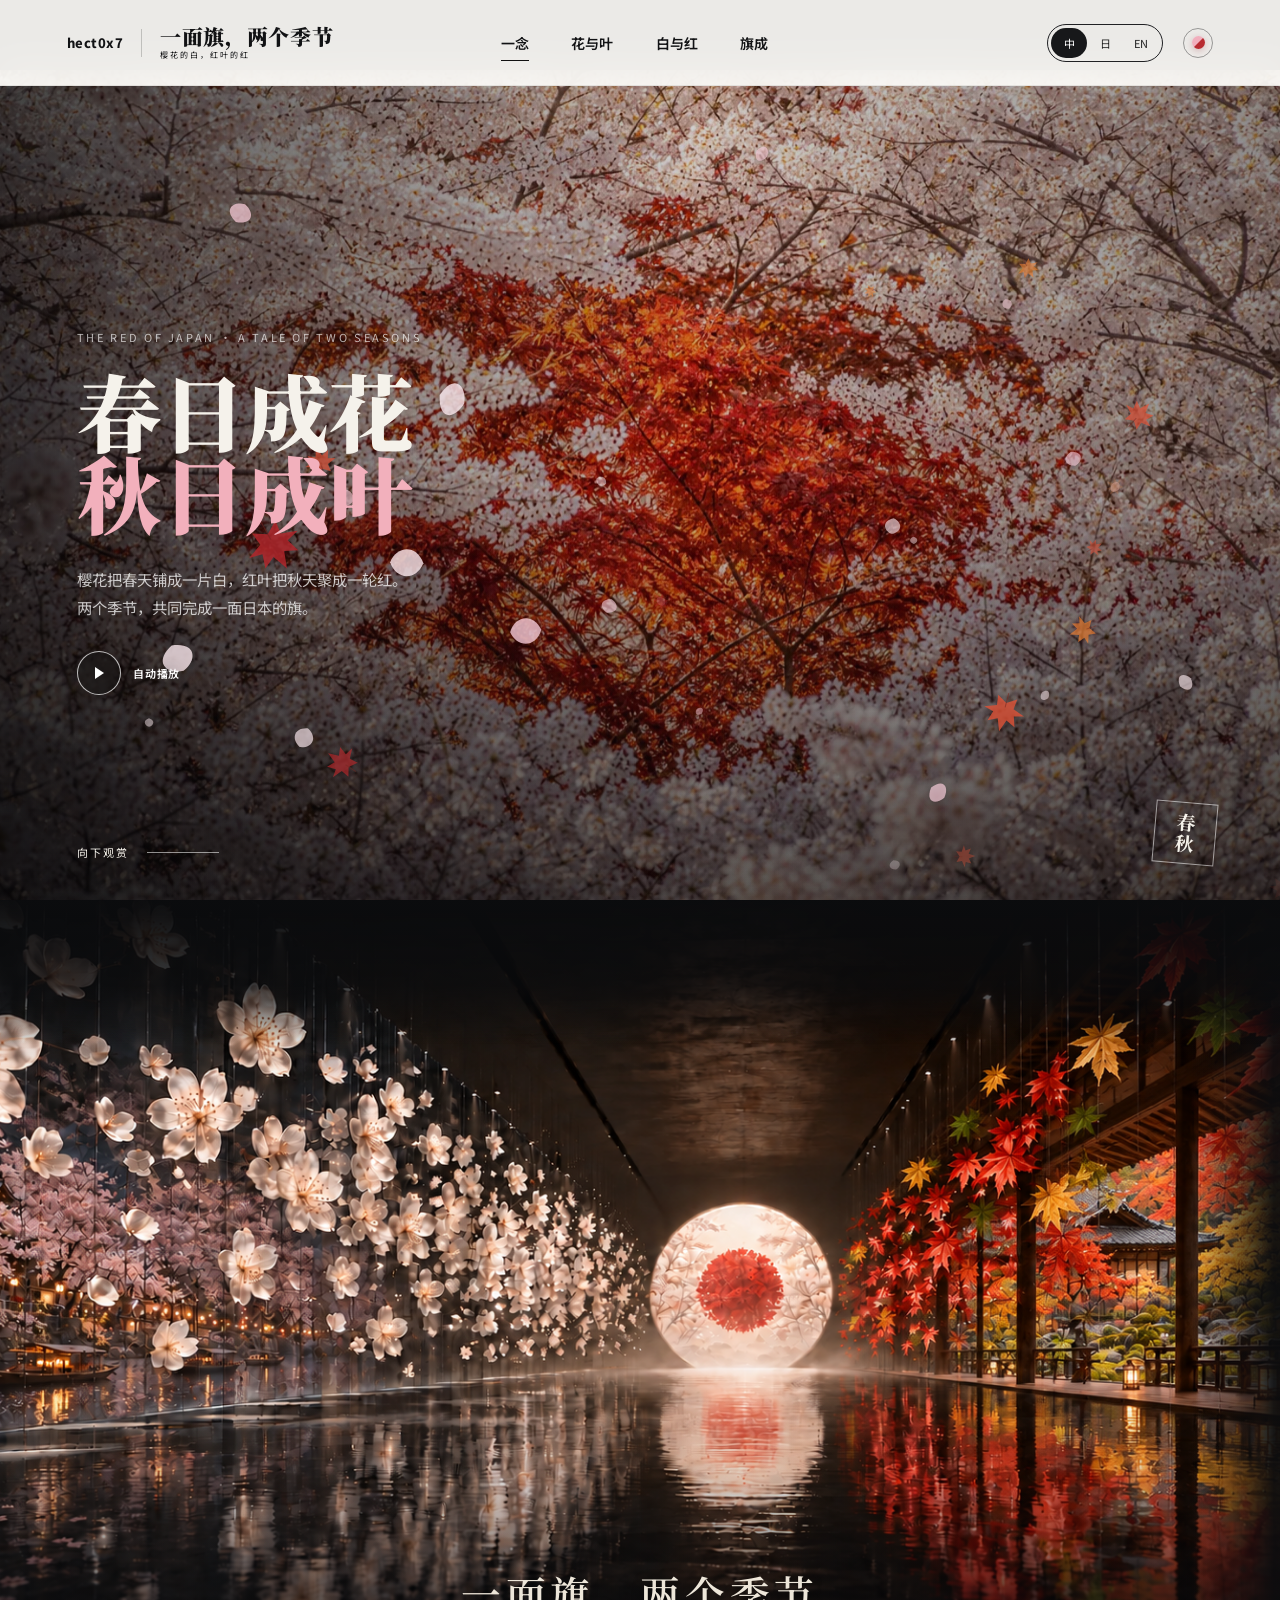
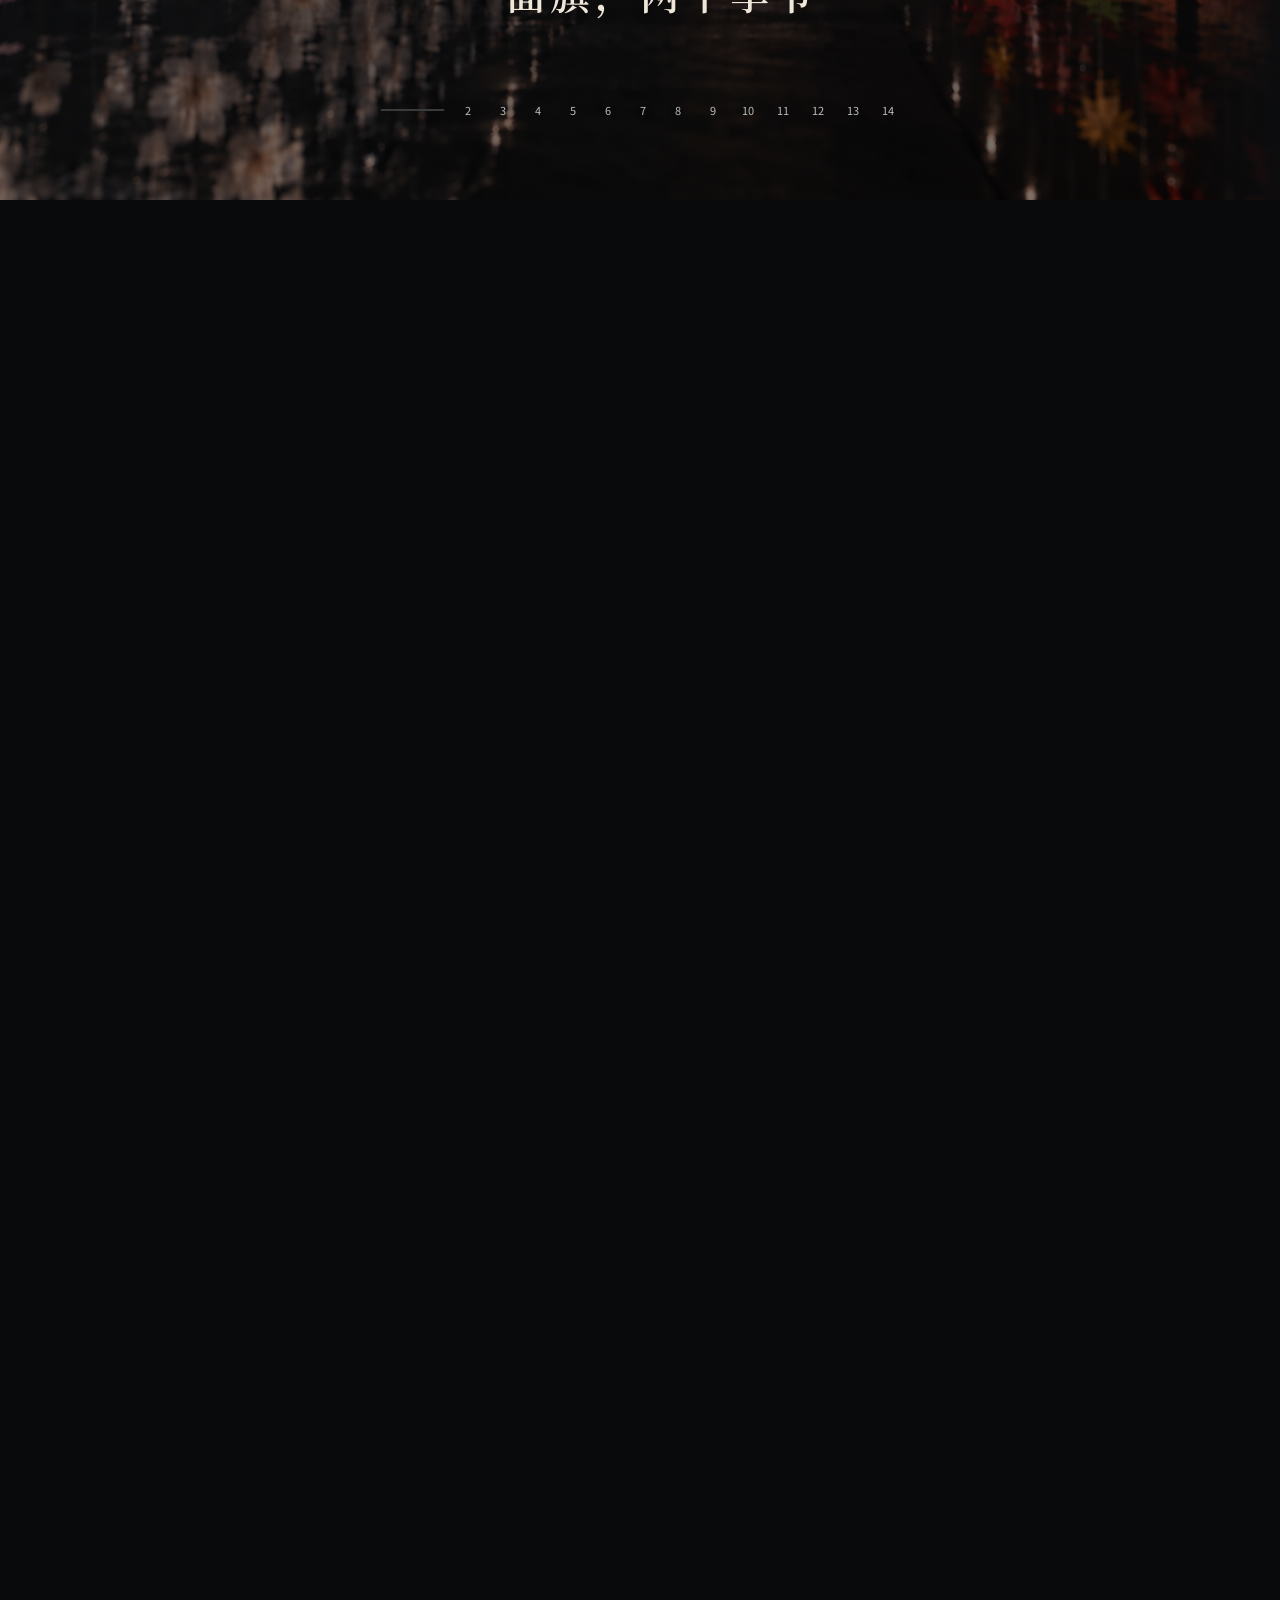
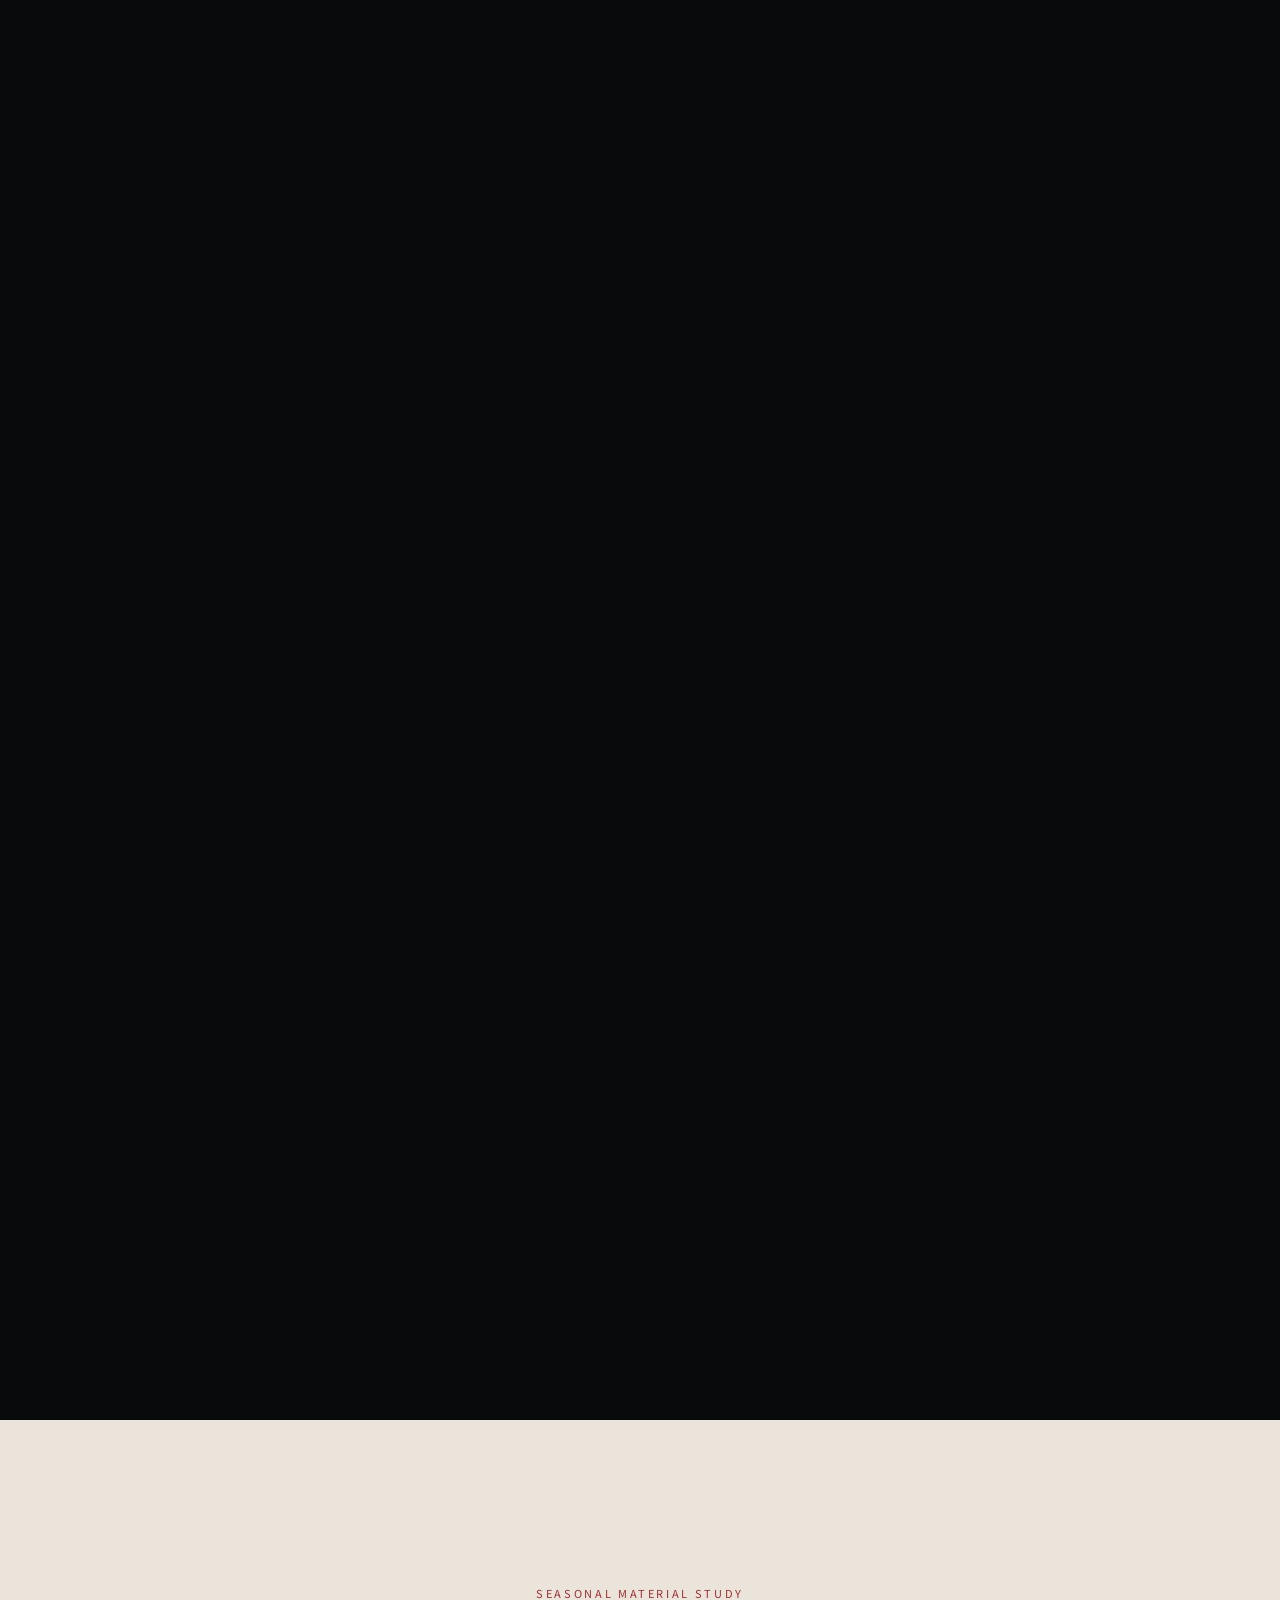
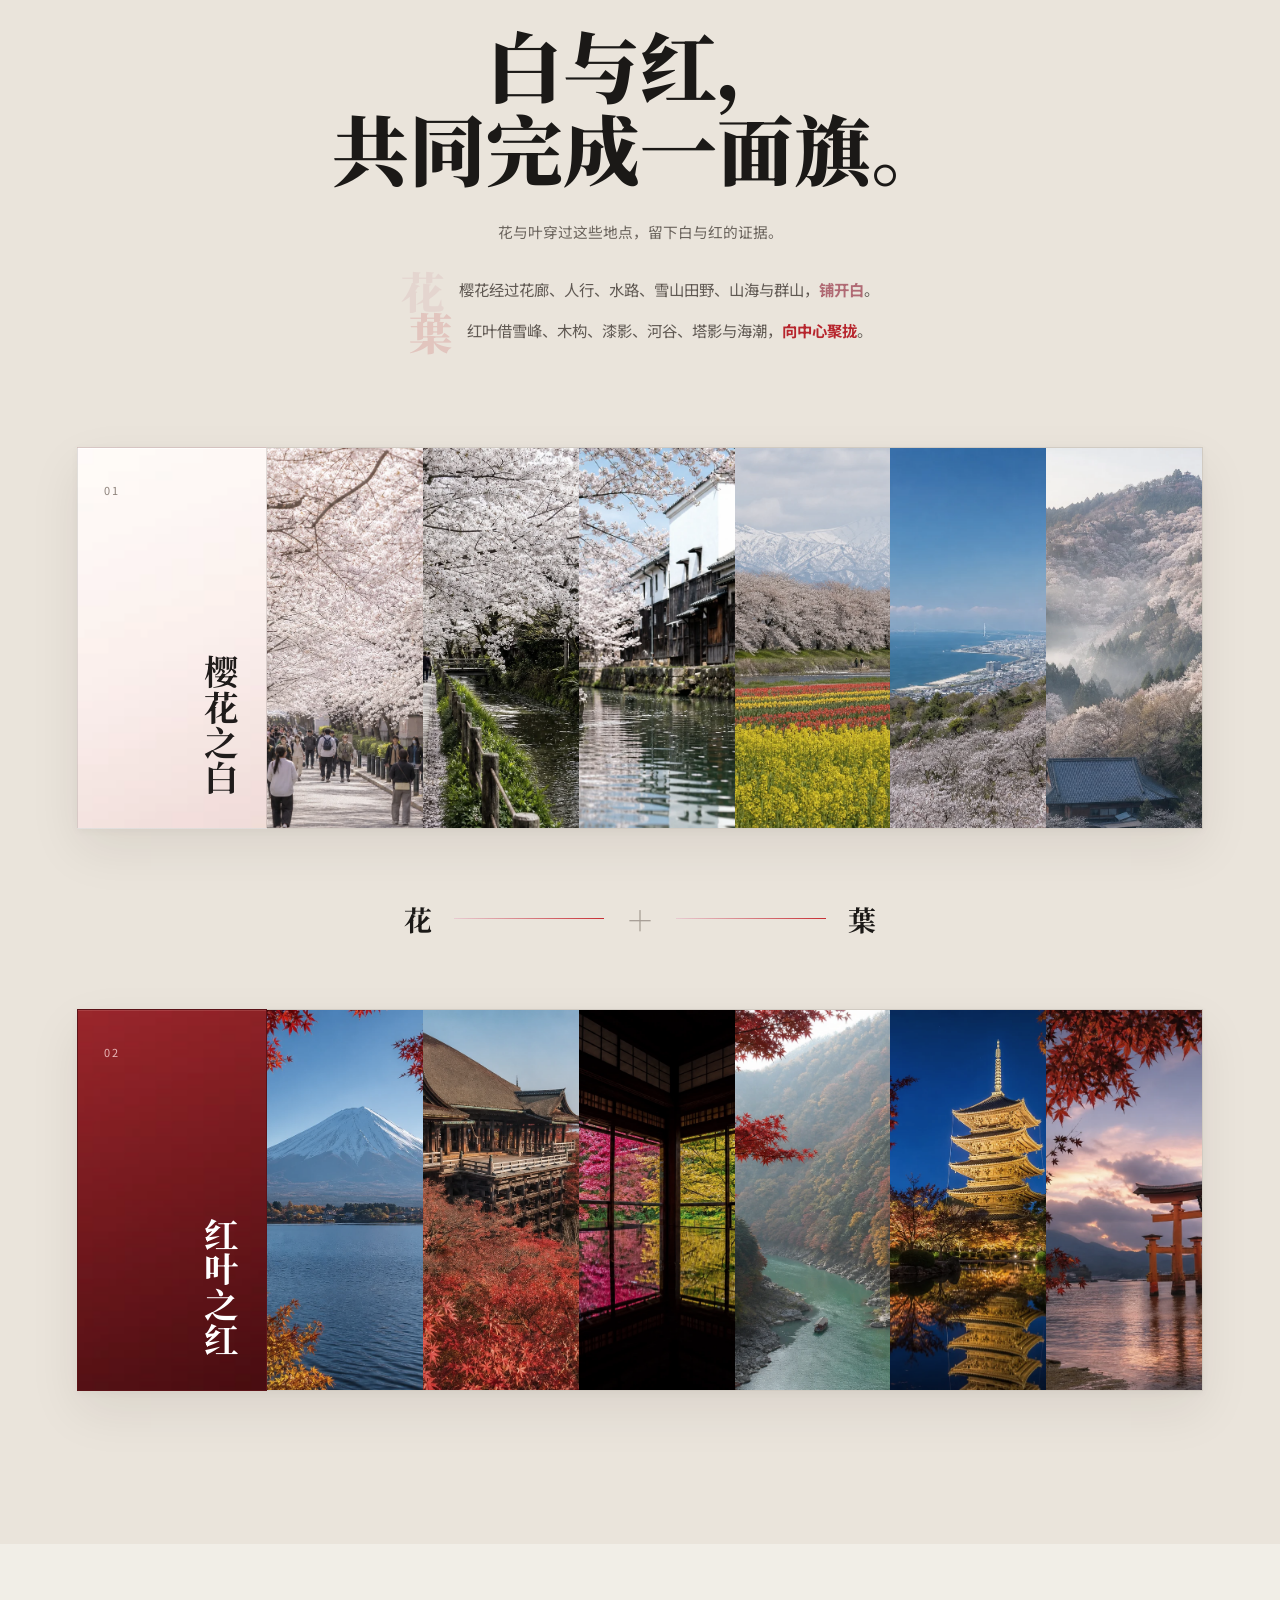
<file: works/sakura-momiji-flag/index.html>
<!doctype html>
<html lang="zh-CN">
<head>
    <meta charset="UTF-8">
    <meta name="viewport" content="width=device-width, initial-scale=1">
    <meta name="theme-color" content="#0a0b0d">
    <meta name="description" content="以大阪、奈良、京都、神户与富士山的樱花和红叶风景，重新理解日本国旗中樱花之白与红叶之红。">
    <title>一面旗，两个季节</title>
    <link rel="icon" href="data:image/svg+xml,%3Csvg xmlns='http://www.w3.org/2000/svg' viewBox='0 0 64 64'%3E%3Crect width='64' height='64' rx='14' fill='%23f5f2eb'/%3E%3Ccircle cx='32' cy='32' r='15' fill='%23c82e36'/%3E%3C/svg%3E">
    <link rel="preconnect" href="https://fonts.googleapis.com">
    <link rel="preconnect" href="https://fonts.gstatic.com" crossorigin>
    <link href="https://fonts.googleapis.com/css2?family=Noto+Sans+SC:wght@400;500;600;700&family=Noto+Serif+SC:wght@600;700;900&display=swap" rel="stylesheet">
    <link rel="stylesheet" href="styles.css?v=76">
</head>
<body>
<header class="site-header">
    <div class="brand-cluster">
        <a class="portfolio-home" href="../../" aria-label="返回 hect0x7 作品集主页" title="返回 hect0x7 作品集主页">hect0x7</a>
        <a class="brand" href="#top">
            <strong data-copy="siteTitle"></strong>
            <span data-copy="siteTagline"></span>
        </a>
    </div>
    <nav aria-label="主导航">
        <a href="#top" data-copy="navTop"></a>
        <a href="#journey" data-copy="navJourney"></a>
        <a href="#season-ledger" data-copy="navLedger"></a>
        <a href="#afterglow" data-copy="navStory"></a>
    </nav>
    <div class="header-actions">
        <button class="header-autoplay is-hidden" type="button" aria-controls="journey" aria-hidden="true" inert data-autoplay-control data-copy-aria="autoplayHeaderAria">
            <span class="transport-icon" aria-hidden="true"></span>
            <span class="header-autoplay-label" data-copy="autoplayHeader"></span>
        </button>
        <div class="languages" aria-label="语言切换">
            <button class="active" data-lang="zh">中</button>
            <button data-lang="ja">日</button>
            <button data-lang="en">EN</button>
        </div>
        <button class="season-dot" type="button" aria-pressed="true" data-copy-aria="particleToggle"><span aria-hidden="true"></span></button>
    </div>
</header>

<main id="top">
    <section class="hero" aria-labelledby="hero-title">
        <div class="hero-media">
            <img src="assets/hero-two-seasons.webp" alt="樱花之白与红叶之红共同构成的日本季节景观">
        </div>
        <div class="hero-shade"></div>
        <canvas class="season-particles season-particles--hero" aria-hidden="true"></canvas>
        <div class="hero-copy">
            <p class="eyebrow">THE RED OF JAPAN · A TALE OF TWO SEASONS</p>
            <h1 id="hero-title" data-copy-html="heroTitle"></h1>
            <p class="hero-lead" data-copy-html="heroLead"></p>
            <button class="autoplay-start" type="button" aria-controls="journey" data-autoplay-control data-copy-aria="autoplayStartAria">
                <span class="transport-icon transport-icon--play" aria-hidden="true"></span>
                <span data-copy="autoplayStart"></span>
            </button>
        </div>
        <a class="scroll-cue" href="#journey"><span data-copy="scroll"></span><i></i></a>
        <div class="hero-stamp" aria-hidden="true">春<br>秋</div>
    </section>

    <section class="journey" id="journey" aria-label="樱花之白与红叶之红的横向叙事">
        <div class="journey-sticky">
            <div class="aurora" aria-hidden="true"></div>
            <canvas class="season-particles season-particles--journey" aria-hidden="true"></canvas>
            <div class="track">
                <article class="panel panel-intro" data-title="序章"><div class="panel-inner intro-inner"><figure class="panel-visual intro-visual"><img src="assets/flag-concept.webp" alt=""><span class="intro-seam" aria-hidden="true"></span><span class="intro-title-shade" aria-hidden="true"></span><figcaption data-copy="introOverlay"></figcaption></figure><div class="panel-copy intro-copy"><p class="panel-kicker" data-copy="introKicker"></p><h2 data-copy-html="introTitle"></h2><p data-copy-html="introBody"></p></div></div></article>

                <article class="panel" data-title="大阪造币局"><div class="panel-inner"><figure class="panel-visual"><img src="assets/sakura-osaka-mint.webp" alt="大阪造币局樱花通道"></figure><div class="panel-copy"><p class="panel-kicker" data-copy="osakaMintKicker"></p><h2 data-copy-html="osakaMintTitle"></h2><p data-copy="osakaMintBody"></p><span class="place-meta">34.6961° N · 135.5205° E</span></div></div></article>
                <article class="panel" data-title="京都哲学之道"><div class="panel-inner"><figure class="panel-visual"><img src="assets/sakura-kyoto-philosophers-path.webp" alt="京都哲学之道的水渠与白色樱花"></figure><div class="panel-copy"><p class="panel-kicker" data-copy="philosophyKicker"></p><h2 data-copy-html="philosophyTitle"></h2><p data-copy="philosophyBody"></p><span class="place-meta">35.0269° N · 135.7982° E</span></div></div></article>
                <article class="panel" data-title="京都伏见十石舟"><div class="panel-inner"><figure class="panel-visual"><img src="assets/sakura-kyoto-fushimi-boat.webp" alt="京都伏见十石舟穿行樱花水道"></figure><div class="panel-copy"><p class="panel-kicker" data-copy="fushimiKicker"></p><h2 data-copy-html="fushimiTitle"></h2><p data-copy="fushimiBody"></p><span class="place-meta">34.9320° N · 135.7610° E</span></div></div></article>
                <article class="panel" data-title="富山舟川"><div class="panel-inner"><figure class="panel-visual"><img src="assets/sakura-toyama-funakawa-quartet.webp" alt="富山舟川樱列、郁金香、油菜花与残雪山脉"></figure><div class="panel-copy"><p class="panel-kicker" data-copy="funakawaKicker"></p><h2 data-copy-html="funakawaTitle"></h2><p data-copy="funakawaBody"></p><span class="place-meta">36.9380° N · 137.5700° E</span></div></div></article>
                <article class="panel" data-title="神户须磨浦"><div class="panel-inner"><figure class="panel-visual"><img src="assets/sakura-kobe-sumaura.webp" alt="神户须磨浦公园樱花与濑户内海"></figure><div class="panel-copy"><p class="panel-kicker" data-copy="sumauraKicker"></p><h2 data-copy-html="sumauraTitle"></h2><p data-copy="sumauraBody"></p><span class="place-meta">34.6370° N · 135.1000° E</span></div></div></article>
                <article class="panel" data-title="吉野山"><div class="panel-inner"><figure class="panel-visual"><img src="assets/sakura-yoshino-mountain.webp" alt="吉野山层层绽放的樱花"></figure><div class="panel-copy"><p class="panel-kicker" data-copy="yoshinoKicker"></p><h2 data-copy-html="yoshinoTitle"></h2><p data-copy="yoshinoBody"></p><span class="place-meta">34.3681° N · 135.8579° E</span></div></div></article>

                <article class="panel panel-transition" data-title="季节转场"><div class="panel-inner"><figure class="panel-visual"><img src="assets/season-turn.webp" alt="白色樱花退去，第一批红叶开始汇聚"></figure><div class="panel-copy"><p class="panel-kicker" data-copy="turnKicker"></p><h2 data-copy-html="turnTitle"></h2><p data-copy="turnBody"></p></div></div></article>

                <article class="panel" data-title="富士河口湖"><div class="panel-inner"><figure class="panel-visual"><img src="assets/momiji-fuji-kawaguchi.webp" alt="富士山河口湖与红叶回廊"></figure><div class="panel-copy"><p class="panel-kicker" data-copy="fujiAutumnKicker"></p><h2 data-copy-html="fujiAutumnTitle"></h2><p data-copy="fujiAutumnBody"></p><span class="place-meta">35.5170° N · 138.7550° E</span></div></div></article>
                <article class="panel" data-title="京都清水舞台"><div class="panel-inner"><figure class="panel-visual"><img src="assets/momiji-kyoto-kiyomizu.webp" alt="京都清水寺舞台俯瞰红叶"></figure><div class="panel-copy"><p class="panel-kicker" data-copy="kiyomizuKicker"></p><h2 data-copy-html="kiyomizuTitle"></h2><p data-copy="kiyomizuBody"></p><span class="place-meta">34.9949° N · 135.7850° E</span></div></div></article>
                <article class="panel" data-title="京都琉璃光院"><div class="panel-inner"><figure class="panel-visual"><img src="assets/momiji-kyoto-rurikoin.webp" alt="京都琉璃光院转角书院窗外粉红、金黄与鲜绿秋叶及黑漆镜面倒影"></figure><div class="panel-copy"><p class="panel-kicker" data-copy="rurikoinKicker"></p><h2 data-copy-html="rurikoinTitle"></h2><p data-copy="rurikoinBody"></p><span class="place-meta">35.0634° N · 135.8086° E</span></div></div></article>
                <article class="panel" data-title="岚山保津川"><div class="panel-inner"><figure class="panel-visual"><img src="assets/momiji-kyoto-arashiyama-hozugawa.webp" alt="岚山保津川山谷、深红枫叶与游船"></figure><div class="panel-copy"><p class="panel-kicker" data-copy="arashiyamaKicker"></p><h2 data-copy-html="arashiyamaTitle"></h2><p data-copy="arashiyamaBody"></p><span class="place-meta">35.0140° N · 135.6700° E</span></div></div></article>
                <article class="panel" data-title="京都东寺"><div class="panel-inner"><figure class="panel-visual"><img src="assets/momiji-kyoto-toji.webp" alt="京都东寺五重塔与红叶倒影"></figure><div class="panel-copy"><p class="panel-kicker" data-copy="tojiKicker"></p><h2 data-copy-html="tojiTitle"></h2><p data-copy="tojiBody"></p><span class="place-meta">34.9806° N · 135.7477° E</span></div></div></article>
                <article class="panel" data-title="宫岛"><div class="panel-inner"><figure class="panel-visual"><img src="assets/momiji-miyajima-maple.webp" alt="宫岛鸟居与秋日红叶"></figure><div class="panel-copy"><p class="panel-kicker" data-copy="miyajimaKicker"></p><h2 data-copy-html="miyajimaTitle"></h2><p data-copy="miyajimaBody"></p><span class="place-meta">34.2959° N · 132.3196° E</span><a href="#season-ledger" class="outline-button" data-copy="arrive"></a></div></div></article>
            </div>

            <div class="journey-progress" aria-label="横向旅程进度">
                <div class="progress-items"></div>
            </div>
            <p class="scroll-hint" data-copy="scrollHint"></p>
        </div>
    </section>

    <canvas class="season-particles season-particles--continuation" aria-hidden="true"></canvas>

    <section class="season-ledger" id="season-ledger">
        <div class="ledger-head reveal"><p class="eyebrow">SEASONAL MATERIAL STUDY</p><h2 data-copy-html="ledgerTitle"></h2><p class="ledger-lead" data-copy="ledgerLead"></p><div class="ledger-verse" data-copy-html="ledgerVerse"></div></div>
        <div class="ledger-pair reveal">
            <article class="ledger-band ledger-white"><header><span>01</span><h3 data-copy="ledgerWhite"></h3></header><div class="ledger-images" style="--image-count: 6"><img src="assets/sakura-osaka-mint.webp" alt="大阪造币局樱花"><img src="assets/sakura-kyoto-philosophers-path.webp" alt="哲学之道樱花"><img src="assets/sakura-kyoto-fushimi-boat.webp" alt="伏见十石舟樱花"><img src="assets/sakura-toyama-funakawa-quartet.webp" alt="富山舟川春日四重奏"><img src="assets/sakura-kobe-sumaura.webp" alt="须磨浦樱花"><img src="assets/sakura-yoshino-mountain.webp" alt="吉野山樱花"></div></article>
            <div class="ledger-equation" aria-hidden="true"><span>花</span><i></i><b>＋</b><i></i><span>葉</span></div>
            <article class="ledger-band ledger-red"><header><span>02</span><h3 data-copy="ledgerRed"></h3></header><div class="ledger-images" style="--image-count: 6"><img src="assets/momiji-fuji-kawaguchi.webp" alt="富士山红叶"><img src="assets/momiji-kyoto-kiyomizu.webp" alt="清水舞台红叶"><img src="assets/momiji-kyoto-rurikoin.webp" alt="琉璃光院红叶倒影"><img src="assets/momiji-kyoto-arashiyama-hozugawa.webp" alt="岚山保津川红叶山谷"><img src="assets/momiji-kyoto-toji.webp" alt="东寺红叶"><img src="assets/momiji-miyajima-maple.webp" alt="宫岛红叶"></div></article>
        </div>
    </section>

    <section class="afterglow" id="afterglow">
        <div class="flag-finale reveal">
            <figure class="flag-image">
                <img src="assets/flag-finale.webp" alt="由白色樱花与红色枫叶组成的日本国旗意象">
                <span class="flag-label" data-copy="flagLabel"></span>
            </figure>
            <div class="afterglow-copy">
                <p class="eyebrow">ONE FLAG · TWO SEASONS</p>
                <h2 data-copy-html="afterTitle"></h2>
                <div class="after-verse" data-copy-html="afterVerse"></div><p class="after-coda" data-copy="afterCoda"></p>
                <div class="season-equation" aria-label="樱花之白加红叶之红等于一面季节之旗">
                    <span><i class="sakura-swatch"></i><span data-copy="equationSakura"></span></span><b>＋</b><span><i class="momiji-swatch"></i><span data-copy="equationMomiji"></span></span><b>＝</b><span data-copy="equationFlag"></span>
                </div>
            </div>
        </div>
    </section>

</main>

<div class="autoplay-dock" data-autoplay-control data-state="idle" aria-hidden="true" aria-keyshortcuts="H G">
    <button class="autoplay-toggle" type="button" aria-controls="journey" aria-pressed="false">
        <span class="transport-icon" aria-hidden="true"></span>
    </button>
    <div class="autoplay-readout">
        <strong class="autoplay-state-label" aria-live="polite" aria-atomic="true">自动播放</strong>
        <span class="autoplay-position" aria-hidden="true">01 / 14</span>
    </div>
    <div class="autoplay-speed" role="group" data-copy-aria="autoplaySpeedAria">
        <button type="button" data-autoplay-speed="1" aria-pressed="true" data-copy-aria="autoplaySpeed1Aria">1×</button>
        <button type="button" data-autoplay-speed="2" aria-pressed="false" data-copy-aria="autoplaySpeed2Aria">2×</button>
    </div>
    <div class="autoplay-shortcuts" data-copy-aria="autoplayShortcutsAria">
        <span><kbd>H</kbd><span data-copy="autoplayHideHint"></span></span>
        <span><kbd>G</kbd><span data-copy="autoplayCycleHint"></span></span>
    </div>
</div>

<footer>
    <p data-copy="siteTitle"></p>
    <p class="finale-coda" data-copy-html="finaleCodaInline"></p>
    <a href="#top" data-copy="backTop"></a>
</footer>

<script src="script.js?v=71"></script>
</body>
</html>
</file>
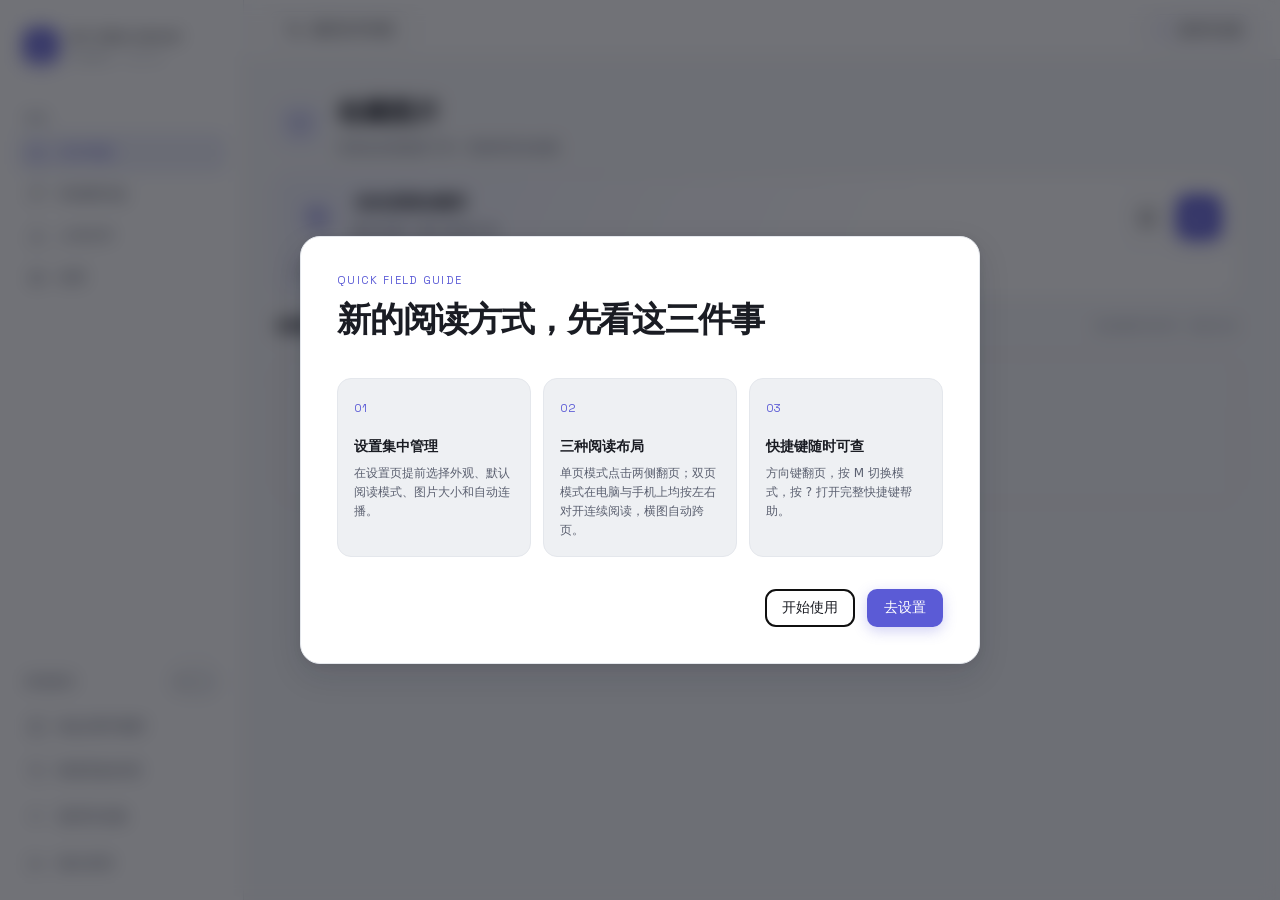
<file: works/jm-view-server/favorites.html>
<!DOCTYPE html>
<html lang="zh-CN">
<head>
  <meta charset="UTF-8">
  <meta name="viewport" content="width=device-width, initial-scale=1.0, viewport-fit=cover">
  <title>收藏图片 · 看本</title>
  <link rel="icon" type="image/png" href="static/icons/icon-192.png">
  <link rel="stylesheet" href="static/css/app.css?v=0.3.13">
  <link rel="stylesheet" href="static/css/favorites.css?v=0.3.13">
  <link rel="stylesheet" href="static/css/favorites-export.css?v=0.3.13">
  <script src="static/js/vfs-seed.js?v=0.3.13"></script>
  <script src="static/js/mock-backend.js?v=0.3.13"></script>
  <script defer src="static/js/page-bootstrap.js?v=0.3.13"></script>
  <script defer src="static/js/app.js?v=0.3.13"></script>
  <script defer src="static/js/app-shell.js?v=0.3.13"></script>
  <script defer src="static/js/favorites-export.js?v=0.3.13"></script>
  <script defer src="static/js/favorites-page.js?v=0.3.13"></script>
</head>
<body>
<div class="app">
  <aside class="sidebar"></aside>
  <main class="main">
    <div class="topbar"><a class="btn btn-outline" href="./index.html"><span data-favorite-icon="arrowLeft" aria-hidden="true"></span>返回文件浏览</a></div>
    <div class="content favorites-content">
      <div class="favorites-head">
        <div class="favorites-title"><span class="favorites-feature-icon" data-favorite-icon="favoriteImages" aria-hidden="true"></span><div><h1>收藏图片</h1><p>把喜欢的画面留下来 · 阅读时双击收藏</p></div></div>
      </div>
      <section class="favorites-library-card">
        <div class="favorites-library-summary"><span class="favorites-feature-icon" data-favorite-icon="images" aria-hidden="true"></span><div><h2>你的原图收藏库</h2><p><b id="favoriteTotalCount">0</b> 张收藏 · <b id="favoriteAvailableCount">0</b> 张原图可用</p></div></div>
        <div class="favorites-library-actions" role="group" aria-label="收藏库操作">
          <a class="btn btn-outline favorite-icon-button" id="readFavorites" href="./jm_view.html?favorites=1" aria-label="看本收藏图" title="看本收藏图" hidden><span data-favorite-icon="book" aria-hidden="true"></span></a>
          <button class="btn btn-primary favorite-icon-button" type="button" data-open-favorites-export aria-label="导出收藏图" title="导出收藏图"><span data-favorite-icon="export" aria-hidden="true"></span></button>
        </div>
        <p class="favorites-library-note">可复制、复制并清空收藏或移动原图，同名文件自动加序号。</p>
      </section>
      <div class="favorites-section-title"><h2>收藏记录</h2><span>按收藏时间排列 · 最新在前</span></div>
      <div class="favorites-empty" id="favoritesEmpty"><span data-favorite-icon="images" aria-hidden="true"></span><p>还没有收藏图片，去看本页双击喜欢的图片吧。</p></div>
      <div class="favorites-grid"></div>
    </div>
  </main>
  <nav class="mobile-bar"></nav>
</div>

<dialog class="favorites-export-dialog" id="favoritesExportDialog" aria-labelledby="favoritesExportTitle">
  <form id="copyFavoritesForm" class="favorites-export-panel">
    <header class="favorites-export-header">
      <span class="favorites-feature-icon" data-favorite-icon="export" aria-hidden="true"></span>
      <div><h2 id="favoritesExportTitle">导出收藏原图</h2><p>选择目标目录，复制或移动收藏的原始文件</p></div>
      <button class="btn btn-ghost btn-icon" type="button" id="closeFavoritesExport" aria-label="关闭导出"><span data-favorite-icon="x" aria-hidden="true"></span></button>
    </header>
    <div class="favorites-export-columns">
    <section class="favorites-export-options" aria-label="导出设置">
    <fieldset class="favorites-export-mode"><legend>导出方式</legend>
      <label><input type="radio" name="exportMode" value="copy" checked><span><b>复制收藏</b><small>复制后保留收藏</small></span></label>
      <label><input type="radio" name="exportMode" value="copy_clear"><span><b>复制并清空收藏</b><small>保留来源文件，只清空成功记录</small></span></label>
      <label><input type="radio" name="exportMode" value="move"><span><b>移动原图并清空收藏</b><small>复制成功后，来源原图移入回收站</small></span></label>
    </fieldset>
    <div class="favorites-export-summary"><span data-favorite-icon="favoriteImages" aria-hidden="true"></span><span id="favoritesExportCount">正在读取收藏数量…</span><a href="./favorites.html" aria-label="查看收藏" title="查看收藏"><span data-favorite-icon="book" aria-hidden="true"></span></a></div>
    <div class="favorites-export-guarantees"><span><span data-favorite-icon="check" aria-hidden="true"></span><span id="favoritesRetentionHint">保留原图和收藏</span></span><span><span data-favorite-icon="copy" aria-hidden="true"></span>同名自动加序号</span></div>
    </section>
    <section class="favorites-export-destination" aria-label="目标与结果">
    <div class="favorites-export-fields">
    <label for="copyDestination">目标文件夹</label>
    <div class="favorites-destination-input"><span data-favorite-icon="folder" aria-hidden="true"></span><input id="copyDestination" name="destination" type="text" required placeholder="输入完整文件夹路径（如 /精选画册）" aria-describedby="copyDestinationHint" autocomplete="off"></div>
    <p id="copyDestinationHint" class="favorites-export-hint">填写目标文件夹路径，文件夹不存在时自动创建。</p>
    <div class="favorites-export-placeholder"><span data-favorite-icon="export" aria-hidden="true"></span><b>原始文件，直接导出</b><p>无需打包，同名自动避让。完成后在这里查看结果。</p></div>
    </div>
    <section class="favorites-export-result" id="copyFavoritesResult" role="status" aria-live="polite" hidden></section>
    </section>
    </div>
    <footer class="favorites-export-footer"><span>实际文件复制 · 不压缩图片</span><div class="favorites-export-footer-actions"><button class="btn btn-outline" type="button" id="favoritesEditExport" hidden><span data-favorite-icon="arrowLeft" aria-hidden="true"></span>返回设置</button><button class="btn btn-primary" type="submit" id="copyFavoritesButton"><span data-favorite-icon="export" aria-hidden="true"></span><span id="copyFavoritesButtonText">复制全部原图</span></button></div></footer>
  </form>
</dialog>
</body>
</html>
</file>
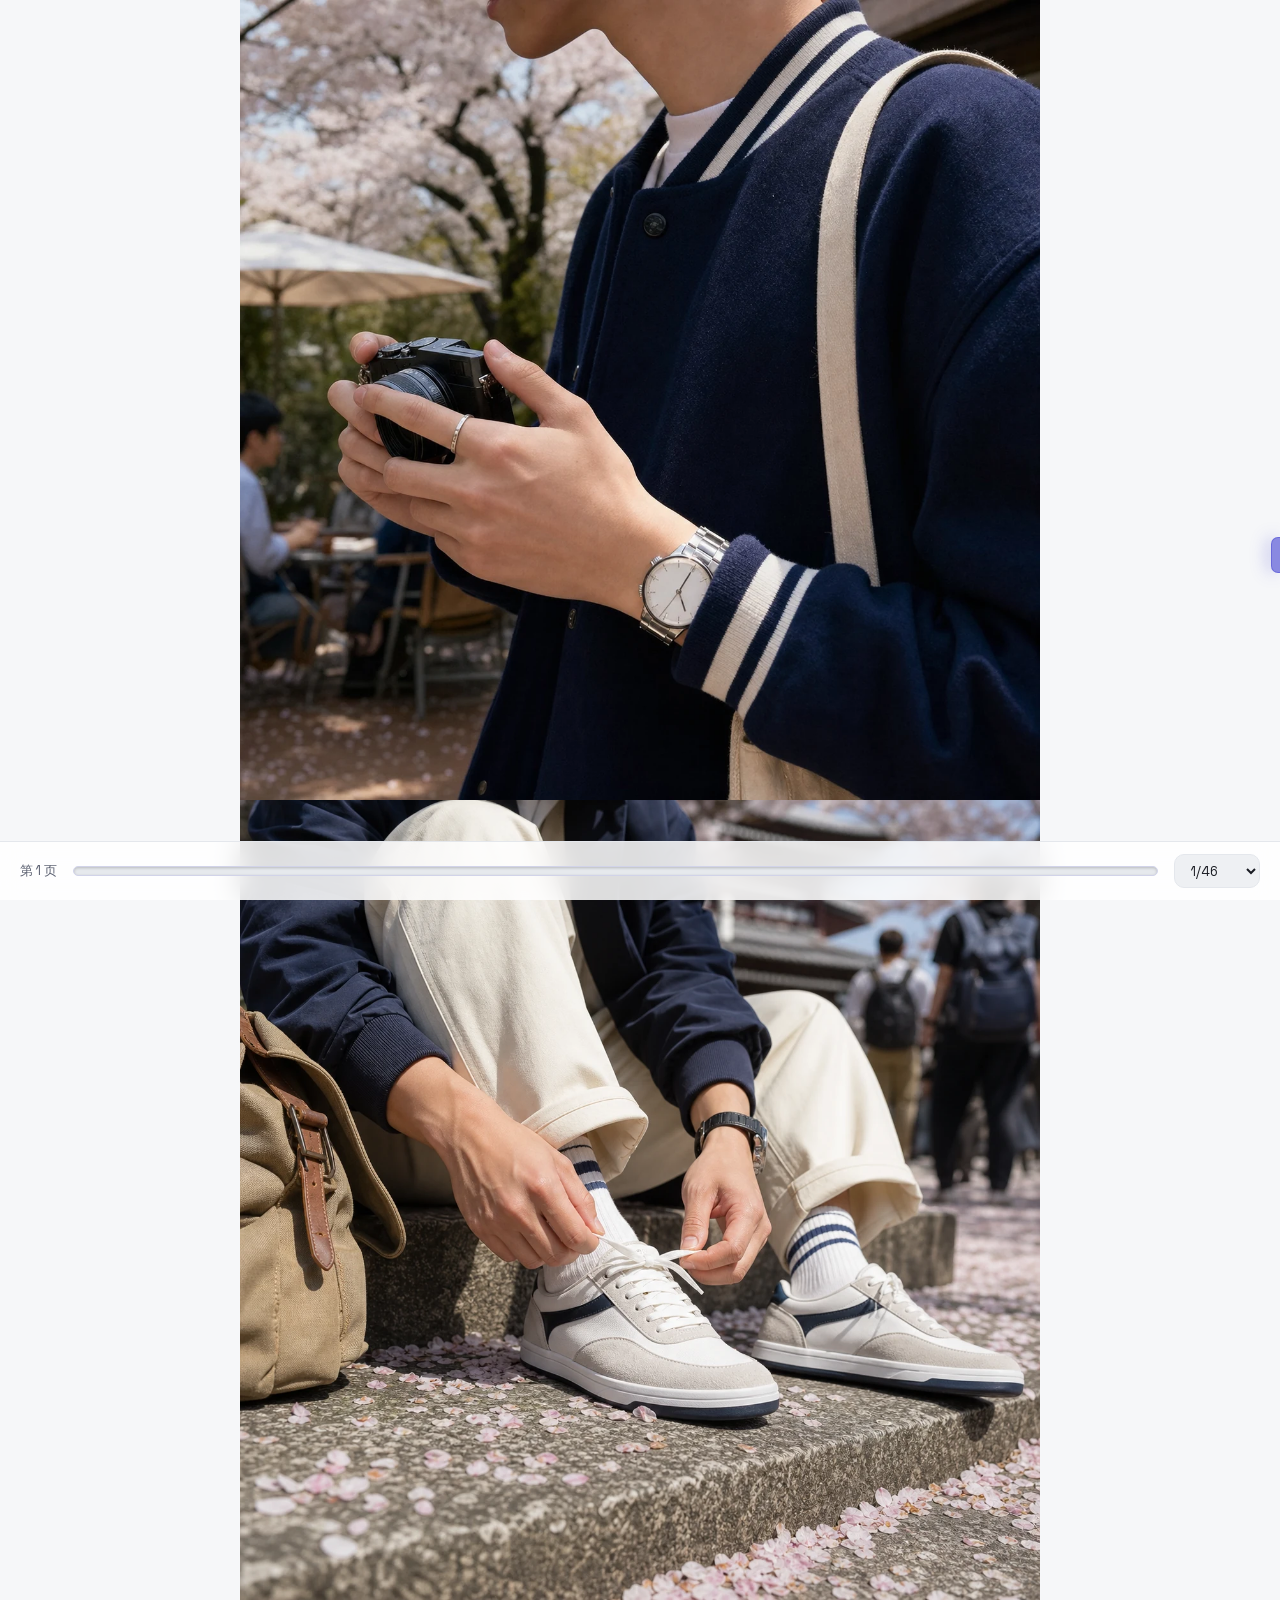
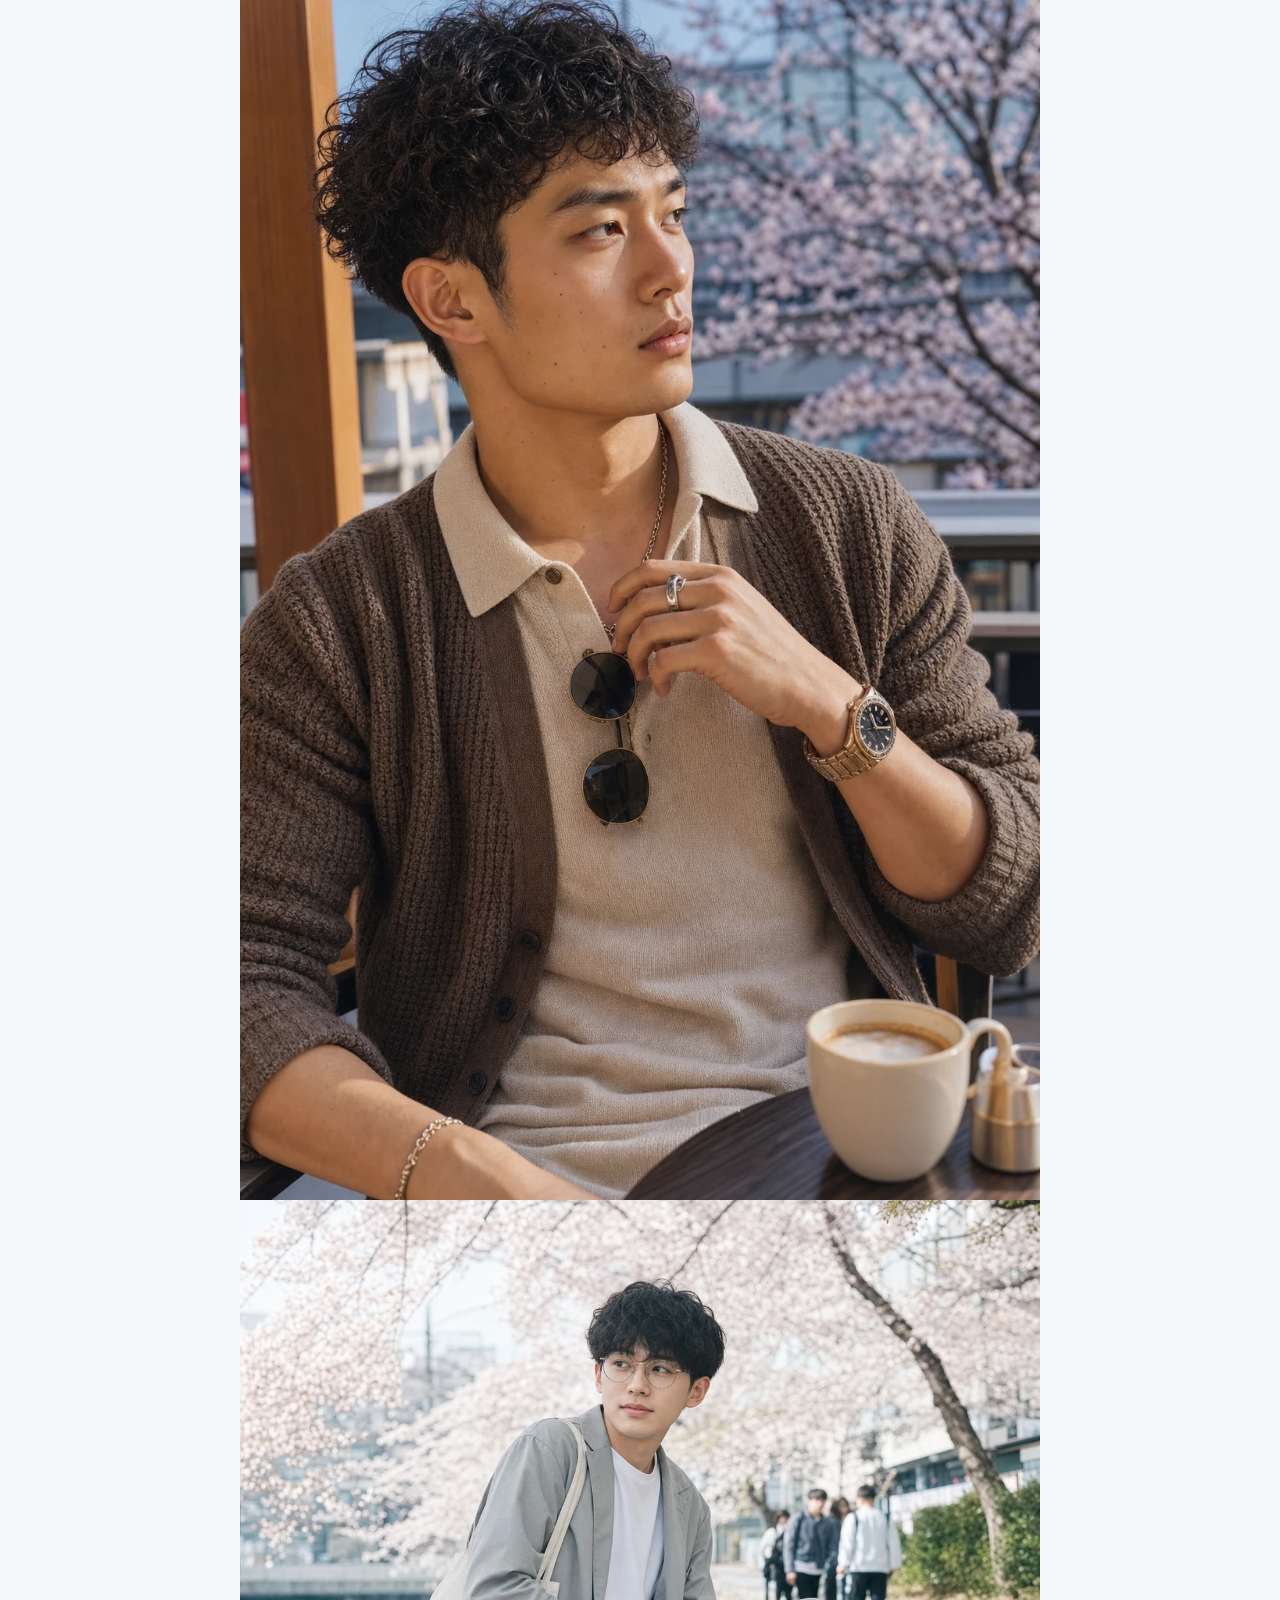
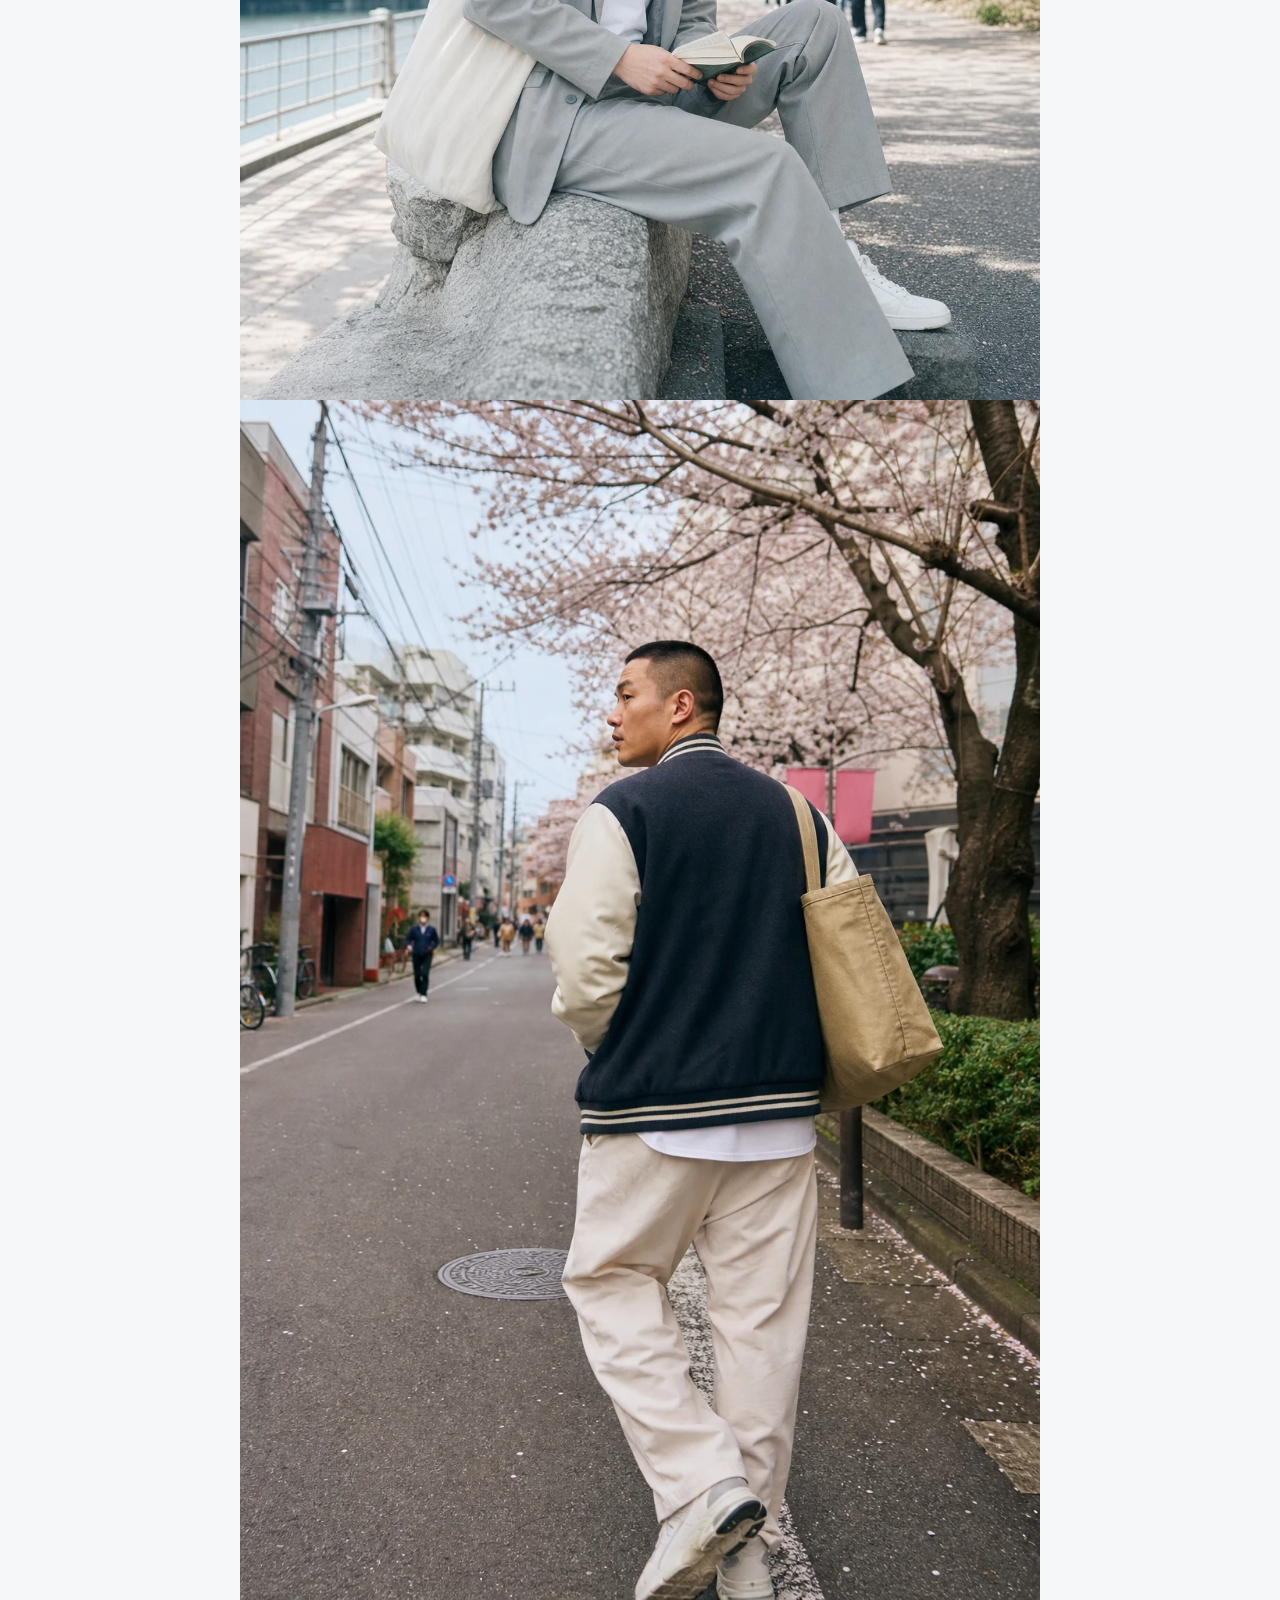
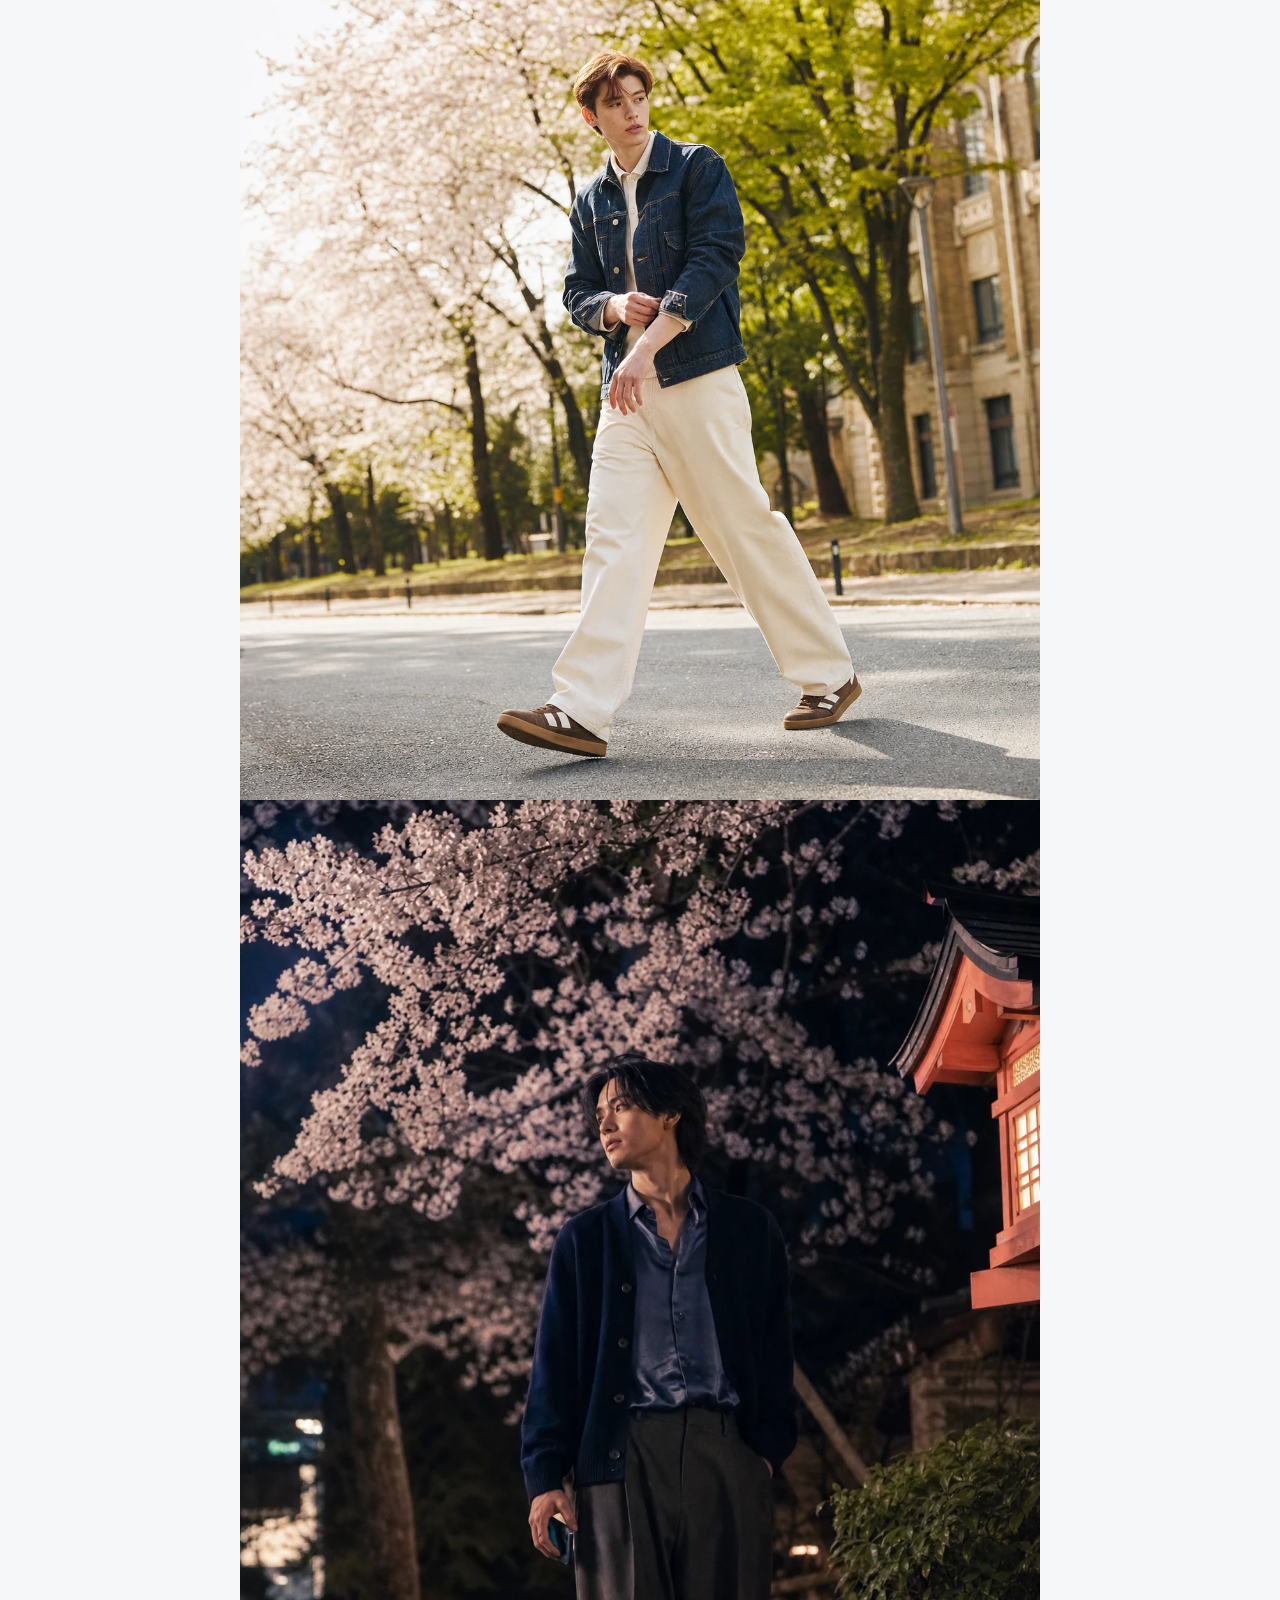
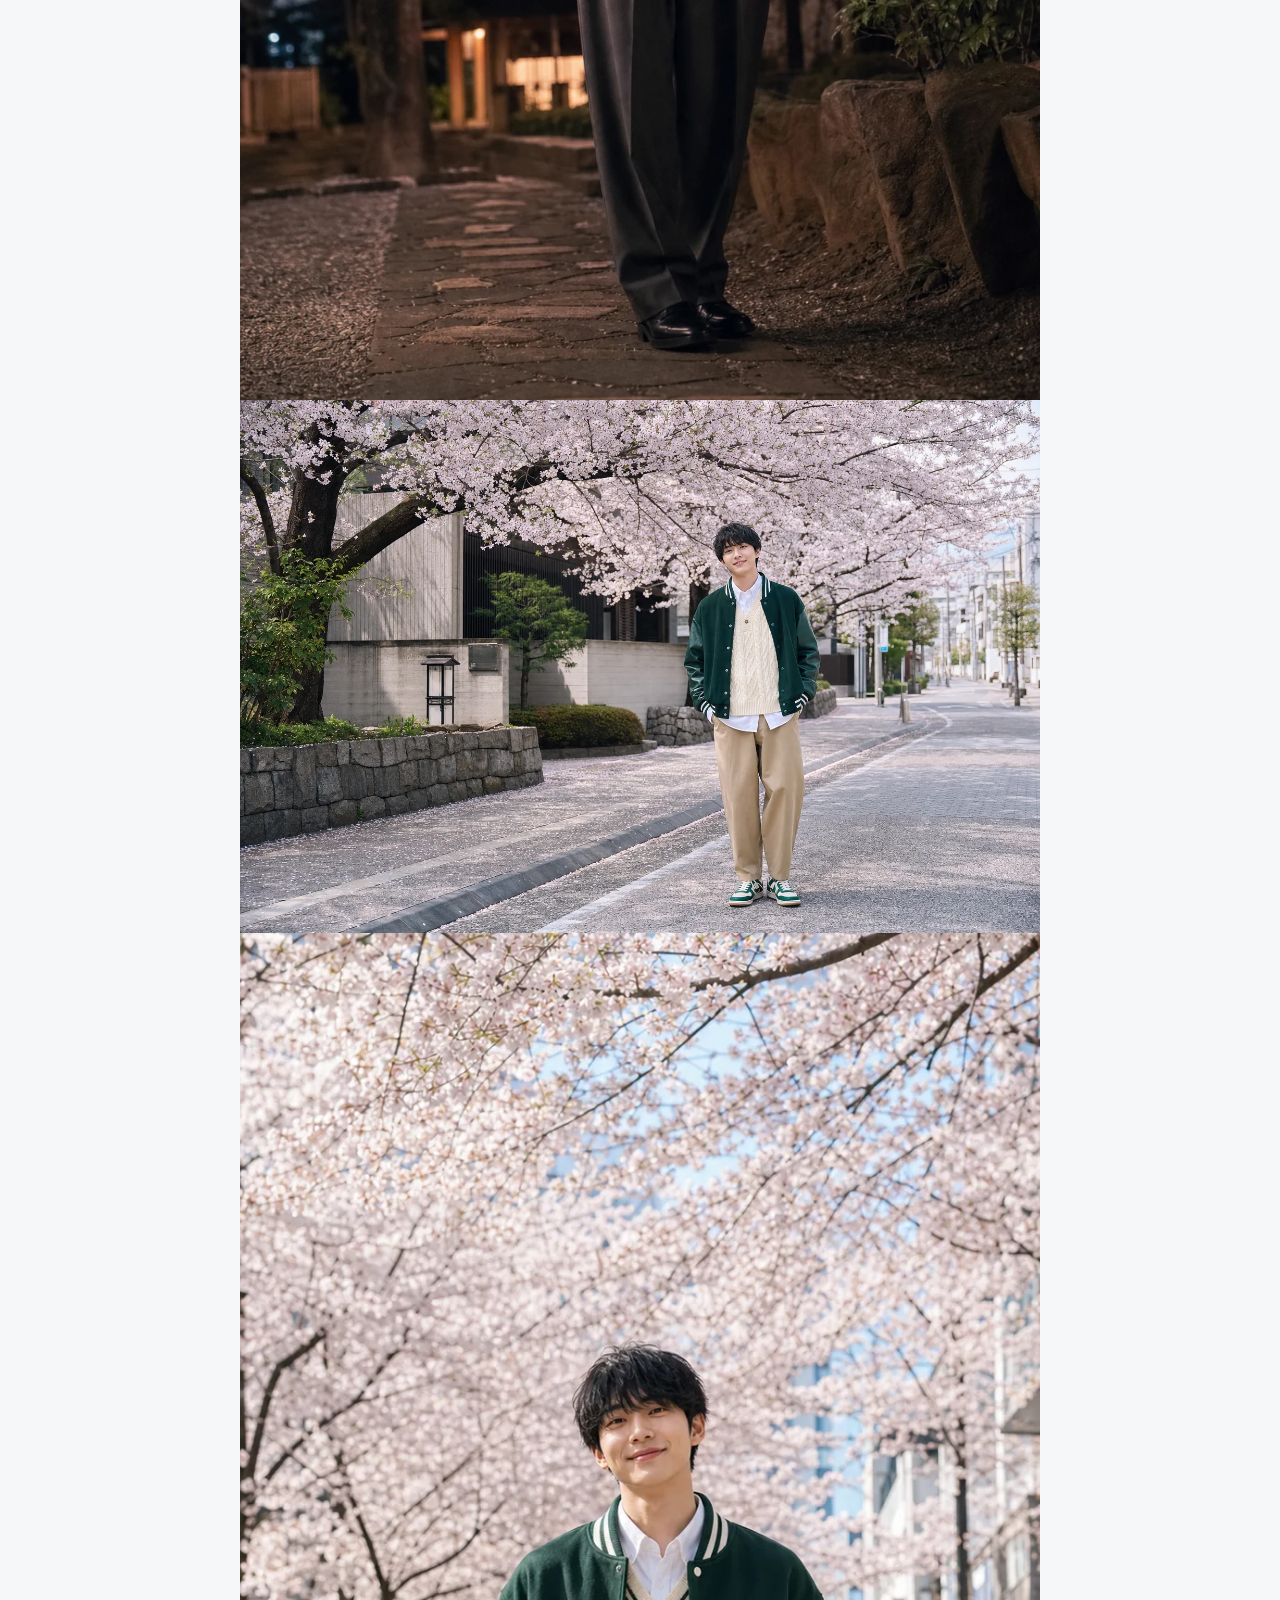
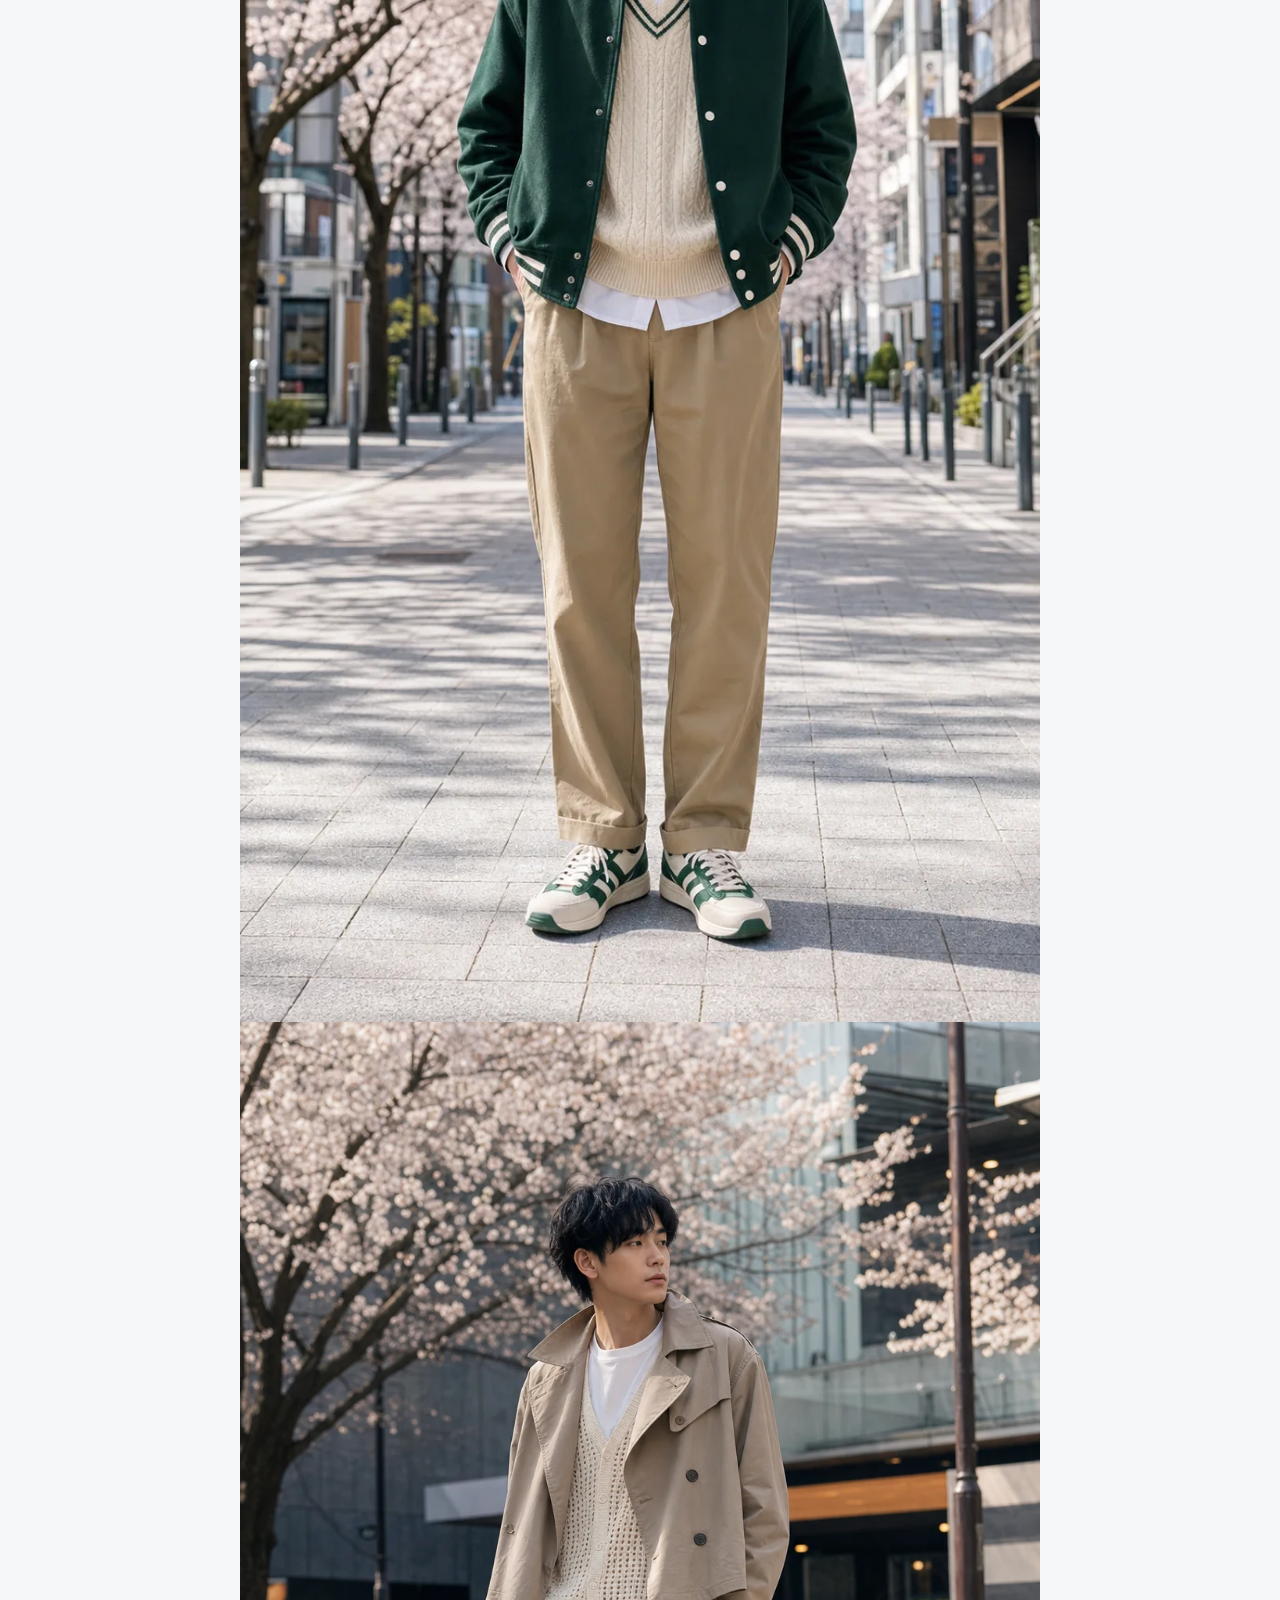
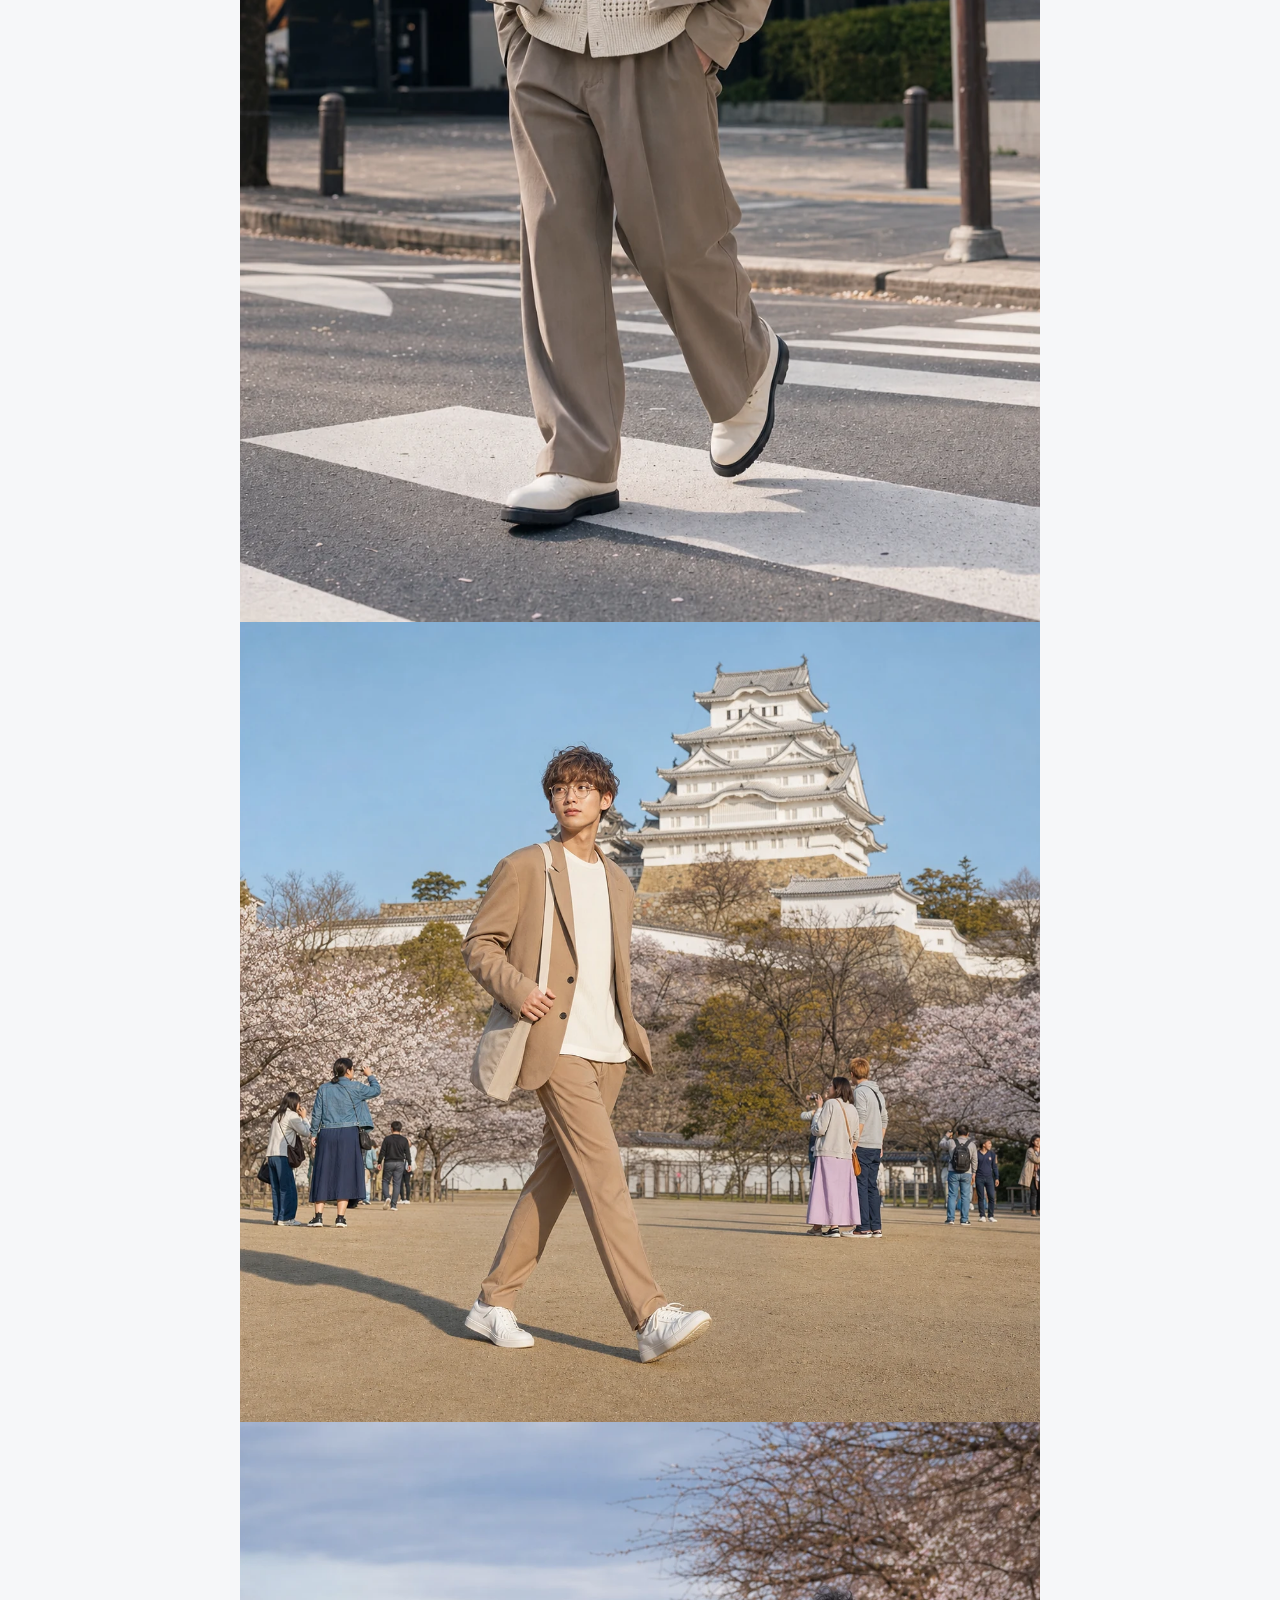
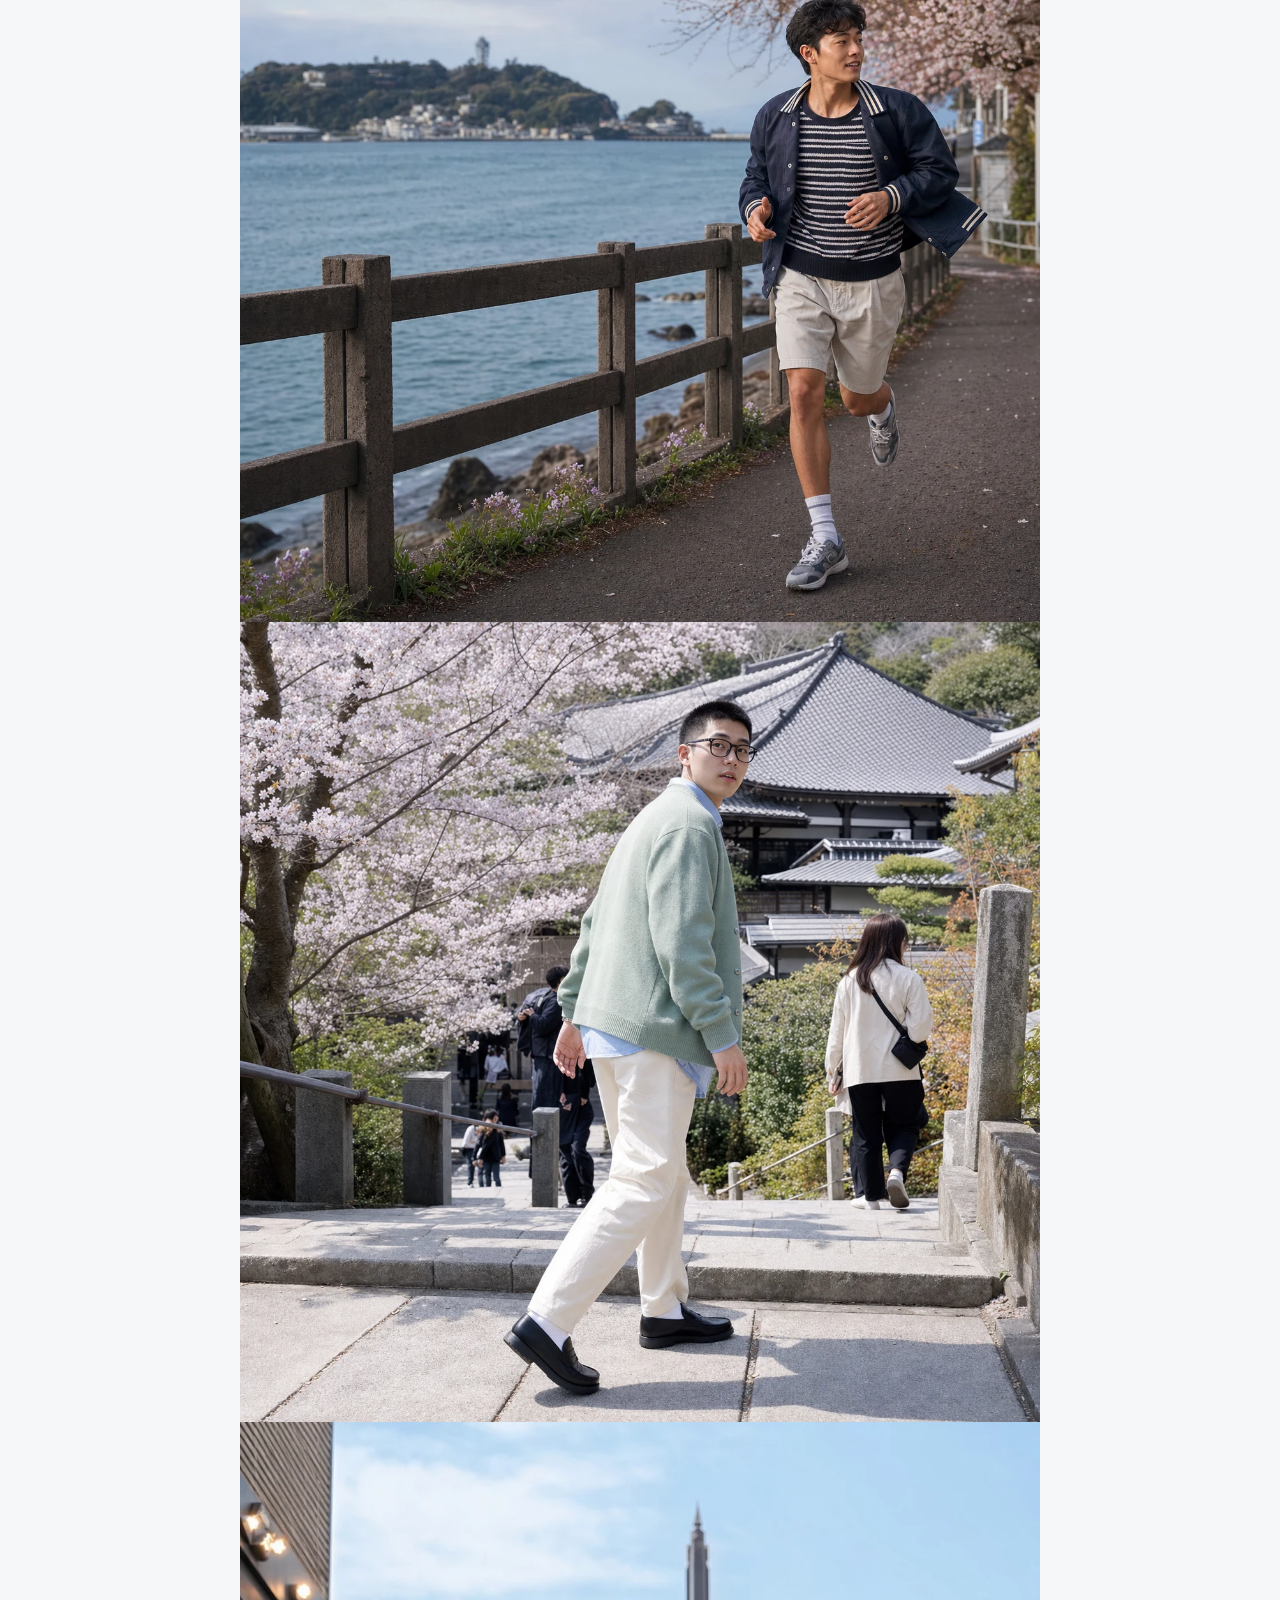
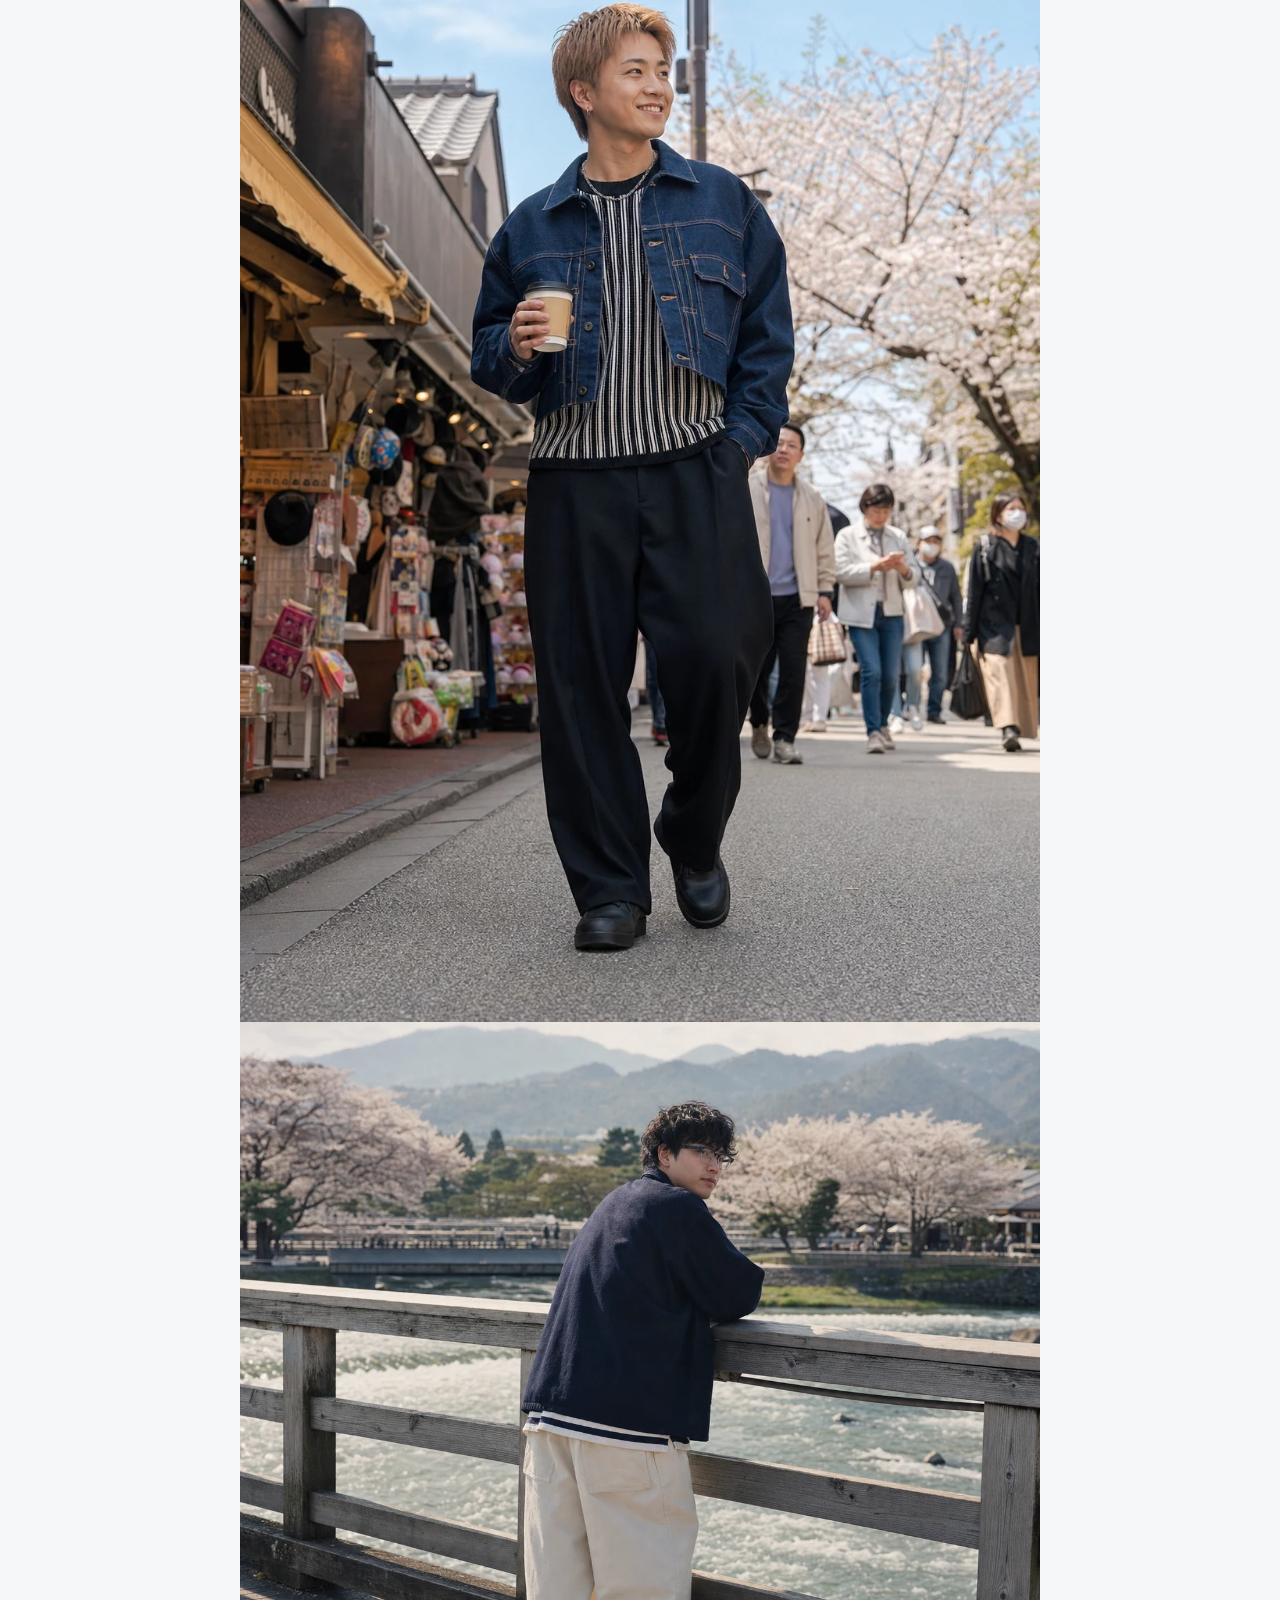
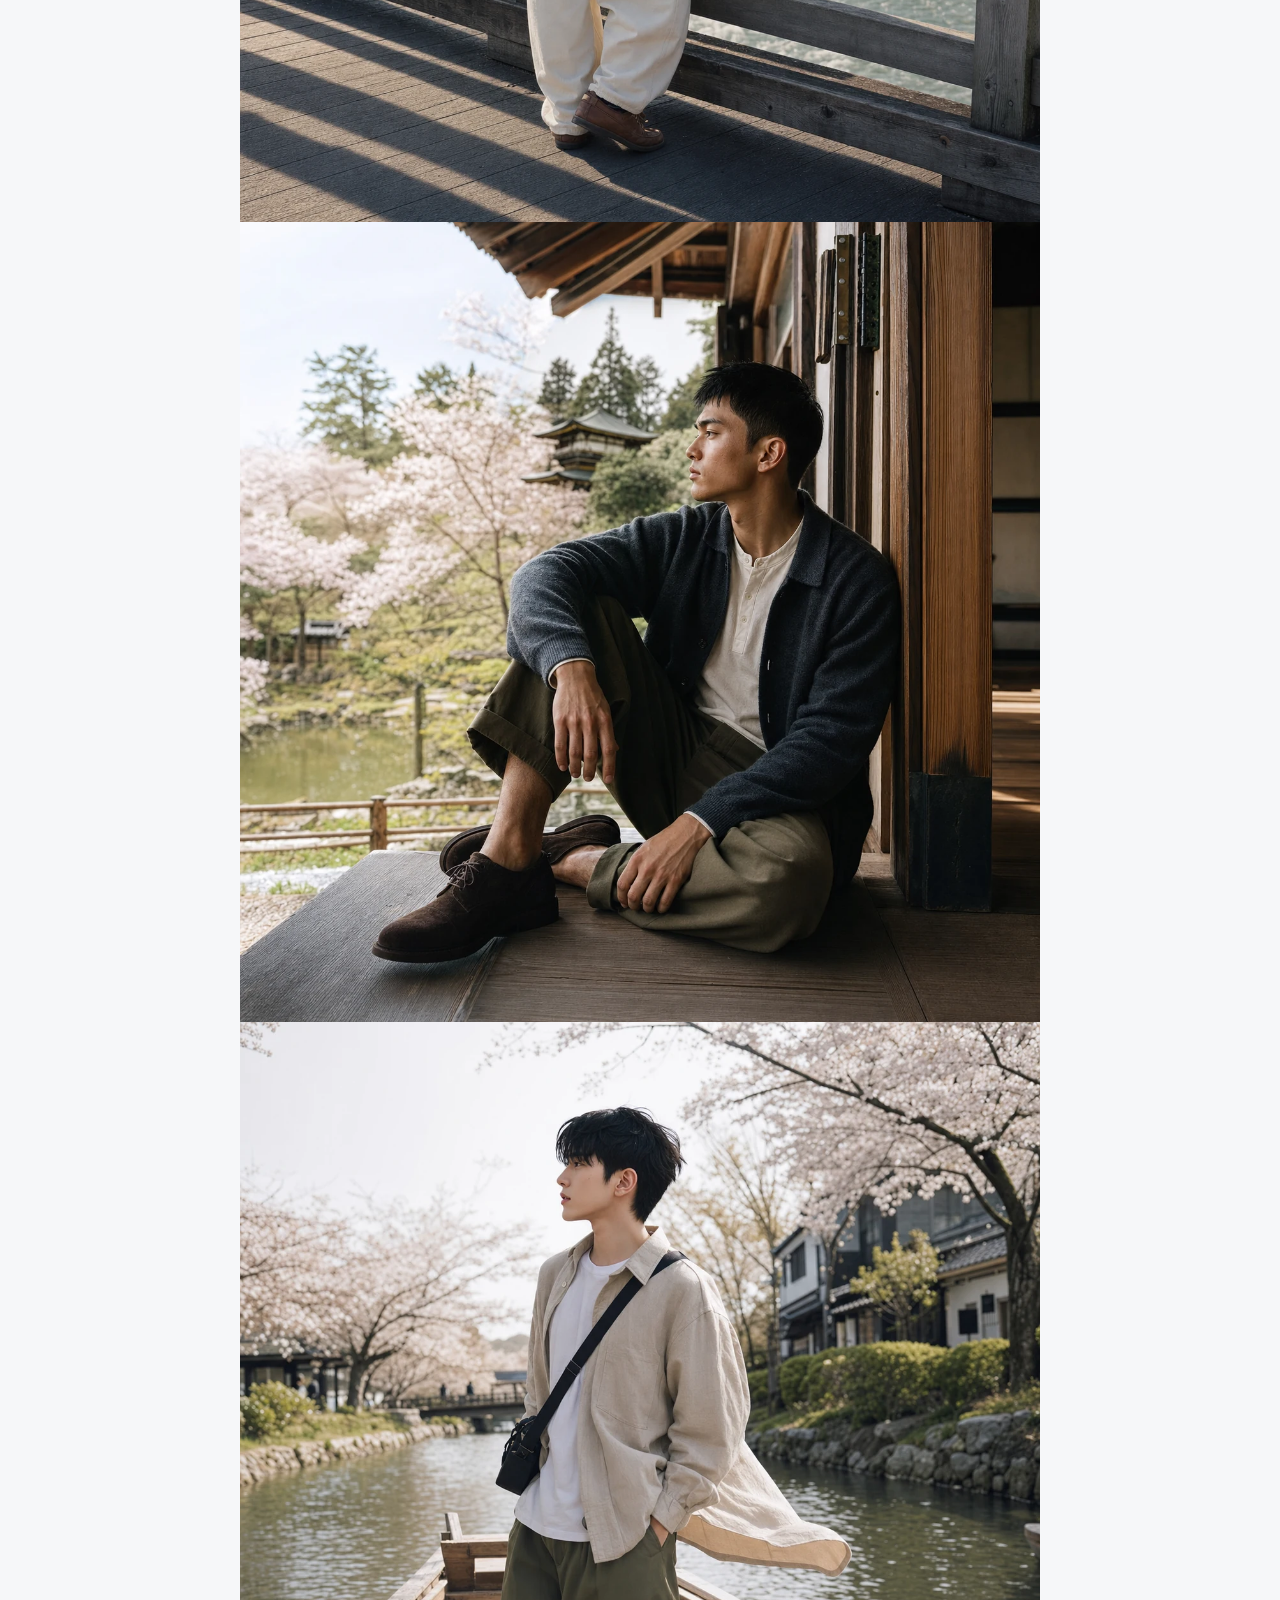
<file: works/jm-view-server/jm_view.html>
<!DOCTYPE html>
<html lang="zh-CN">
<head>
  <meta charset="UTF-8"/>
  <meta http-equiv="X-UA-Compatible" content="IE=edge"/>
  <meta name="viewport" content="width=device-width, initial-scale=1.0, viewport-fit=cover"/>
  <meta name="color-scheme" content="light dark" />
  <title>看本 · 预览</title>
  <!-- PWA -->
  <link rel="manifest" href="static/manifest.webmanifest">
  <meta name="theme-color" content="#0b0c11">
  <meta name="mobile-web-app-capable" content="yes">
  <meta name="apple-mobile-web-app-capable" content="yes">
  <meta name="apple-mobile-web-app-title" content="看本">
  <link rel="icon" type="image/png" href="static/icons/icon-192.png">
  <link rel="apple-touch-icon" href="static/icons/icon-192.png">
  <script>
    (function(){var s=localStorage.getItem('jmv-theme'),p=window.matchMedia&&window.matchMedia('(prefers-color-scheme: dark)').matches;
    document.documentElement.setAttribute('data-theme', s||(p?'dark':'light'));})();
    (function(){
      var root=document.documentElement;
      try {
        root.classList.toggle('reader-header-prehidden', localStorage.getItem('jmv-head-hidden') !== '0');
        root.classList.toggle('reader-progress-prehidden', localStorage.getItem('jmv-prog-hidden') === '1');
      } catch(e) {
        root.classList.add('reader-header-prehidden');
      }
    })();
  </script>
  <link rel="stylesheet" href="static/css/app.css?v=e339db7">
  <link rel="stylesheet" href="static/css/reader-base.css?v=e339db7">
  <link rel="stylesheet" href="static/css/reader-modes.css?v=e339db7">
  <link rel="stylesheet" href="static/css/reader-toolbar.css?v=e339db7">
  <link rel="stylesheet" href="static/css/reader-contact-sheet.css?v=e339db7">
  <link rel="stylesheet" href="static/css/reader-extras.css?v=e339db7">
  <link rel="stylesheet" href="static/css/reader-image-actions.css?v=e339db7">
  <script src="static/js/vfs-seed.js?v=e339db7"></script>
  <script src="static/js/mock-backend.js?v=e339db7"></script>
</head>
<body>

<!-- common.js 第32行无条件读取 #Comic_Top_Nav 的 offsetHeight，此占位不可删 -->
<div id="Comic_Top_Nav" style="display:none"></div>

<!-- 顶部悬浮栏 -->
<div class="reader-top">
  <a href="./index.html" class="r-btn" title="原路返回" id="backBtn"></a>
  <div class="reader-title"><b title="/">/</b></div>
  <span class="r-progress" id="topProg">-- / --</span>
  <a class="portfolio-pill" href="../../" data-portfolio-home title="返回作品集主页" aria-label="返回作品集主页"><svg viewBox="0 0 24 24" fill="none" stroke="currentColor" stroke-width="2" stroke-linecap="round" stroke-linejoin="round" aria-hidden="true"><path d="M19 12H5"/><path d="m12 19-7-7 7-7"/></svg><span><span class="portfolio-pill-full">返回</span>作品集</span></a>
</div>

<div class="reader-double-banner" id="doubleWideBanner" role="status" aria-live="polite" hidden>
  <div class="reader-double-banner-body">
    <span class="reader-double-banner-badge" id="doubleWideBannerBadge">双页宽幅提示</span>
    <span class="reader-double-banner-text" id="doubleWideBannerText"></span>
  </div>
  <div class="reader-double-banner-actions">
    <button type="button" class="reader-double-banner-btn is-primary" id="doubleWideToggleBtn">改为双栏并排</button>
    <button type="button" class="reader-double-banner-btn" id="doubleWideSingleBtn">单页全屏观赏</button>
    <button type="button" class="reader-double-banner-close" id="doubleWideDismissBtn" title="收起提示" aria-label="收起提示">✕</button>
  </div>
</div>

<!-- 图片流 -->
<div class="stream" id="stream"></div>

<!-- 右侧阅读工具抽屉 -->
<div class="r-tools" aria-label="阅读工具栏">
  <button class="reader-tools-handle" id="toolsHandle" type="button" aria-label="展开阅读工具栏" aria-expanded="false" aria-pressed="false">
    <span class="reader-tools-pin" aria-hidden="true">
      <svg viewBox="0 0 24 24" fill="none" stroke="currentColor" stroke-width="1.8" stroke-linecap="round" stroke-linejoin="round">
        <path d="M6 3h12"></path><path d="M8 3v5a4 4 0 0 1-2 3v3h12v-3a4 4 0 0 1-2-3V3"></path><path d="M12 14v7"></path>
      </svg>
    </span>
  </button>
  <!-- 跳页浮窗 -->
  <div class="jump-pop" id="jumpPop">
    <select id="jumpSelect"></select>
  </div>
  <!-- 更多功能浮窗 -->
  <div class="more-pop" id="morePop">
    <div class="more-pop-head"><b>阅读设置</b><span>Reader controls</span></div>
    <div class="reader-wide-layout-control" id="doubleWideControl" hidden aria-label="宽幅横图排版">
      <span class="reader-wide-layout-label">宽幅横图</span>
      <div class="reader-wide-layout-seg">
        <button id="wideModeSpread" type="button" title="宽幅横图自动跨双栏通栏展示">自动跨页</button>
        <button id="wideModePair" type="button" title="宽幅横图强制两张左右并排展示">双栏并排</button>
      </div>
    </div>
    <button id="tHead" title="顶部栏开关" data-tip="顶部栏"></button>
    <button id="tProg" title="进度条开关" data-tip="进度条"></button>
    <button id="tEye" title="护眼滤镜" data-tip="护眼模式"></button>

    <button id="tAutoNext" title="自动连播下本" data-tip="自动连播"></button>
    <button id="tFull" title="全屏阅读" data-tip="全屏阅读" aria-pressed="false"></button>
    <button id="tHelp" title="快捷键帮助" data-tip="快捷键帮助" aria-label="快捷键帮助">?</button>
  </div>
  <div class="reader-tools-main">
    <a id="gotop" href="javascript:void(0)" title="回到顶部" data-tip="回到顶部"></a>
    <a id="gobottom" href="javascript:void(0)" title="跳到最后" data-tip="跳到最后"></a>
    <a id="tJump" href="javascript:void(0)" title="跳转页码" data-tip="跳转页码"></a>
    <button id="tGrid" type="button" title="缩略图总览" data-tip="缩略图总览" aria-label="打开缩略图总览" aria-haspopup="dialog" aria-controls="readerGridOverlay">
      <svg viewBox="0 0 24 24" fill="none" stroke="currentColor" stroke-width="1.8" stroke-linecap="round" stroke-linejoin="round" aria-hidden="true">
        <rect x="3.5" y="3.5" width="6.5" height="7" rx="1"/><rect x="14" y="3.5" width="6.5" height="7" rx="1"/>
        <rect x="3.5" y="13.5" width="6.5" height="7" rx="1"/><rect x="14" y="13.5" width="6.5" height="7" rx="1"/>
      </svg>
    </button>
    <div class="reader-mode-tool" id="readerModeTool">
      <button id="tReaderMode" type="button" data-tip="阅读方式" aria-label="阅读方式" aria-expanded="false" aria-controls="readerModePop"></button>
      <div class="reader-mode-pop" id="readerModePop" role="group" aria-label="阅读方式" hidden>
        <button id="modeScroll" type="button" data-reader-mode="scroll" aria-pressed="false">
          <span class="reader-mode-icon" aria-hidden="true"></span><span>下拉</span>
        </button>
        <button id="modeSingle" type="button" data-reader-mode="single" aria-pressed="false">
          <span class="reader-mode-icon" aria-hidden="true"></span><span>单页</span>
        </button>
        <div class="reader-double-option">
          <button id="modeDouble" type="button" data-reader-mode="double" aria-pressed="false" aria-expanded="false" aria-controls="readerDirectionControl">
            <span class="reader-mode-icon" aria-hidden="true"></span><span>双页</span>
            <svg class="reader-mode-chevron" viewBox="0 0 16 16" fill="none" stroke="currentColor" stroke-width="1.7" stroke-linecap="round" stroke-linejoin="round" aria-hidden="true" focusable="false"><path d="m4 6 4 4 4-4"/></svg>
          </button>
          <div class="reader-direction-control" id="readerDirectionControl" role="group" aria-label="双页排版方向" hidden>
            <button type="button" data-reader-direction="ltr" aria-label="从左到右" aria-pressed="false">
              <svg viewBox="0 0 24 24" fill="none" stroke="currentColor" stroke-width="2" stroke-linecap="round" stroke-linejoin="round" aria-hidden="true" focusable="false"><path d="M4 12h16m-6-6 6 6-6 6"/></svg>
              <span>从左到右</span>
            </button>
            <button type="button" data-reader-direction="rtl" aria-label="从右到左" aria-pressed="false">
              <svg viewBox="0 0 24 24" fill="none" stroke="currentColor" stroke-width="2" stroke-linecap="round" stroke-linejoin="round" aria-hidden="true" focusable="false"><path d="M20 12H4m6-6-6 6 6 6"/></svg>
              <span>从右到左</span>
            </button>
          </div>
        </div>
        <div class="reader-size-setting" role="group" aria-labelledby="readerSizeTitle">
          <div class="reader-size-heading">
            <span id="readerSizeTitle">画面大小</span>
            <output id="tSizeVal" class="reader-size-value" for="tSizeRange">自动适配</output>
            <output id="doubleWidthScaleValue" class="reader-size-value" for="doubleWidthScaleRange" hidden>98%</output>
          </div>
          <div class="reader-size-adjust">
            <div id="sizeRangeControl" class="reader-size-range-control">
              <input type="range" id="tSizeRange" min="300" max="1600" step="50" value="800" aria-label="图片宽度">
            </div>
            <div id="doubleWidthScaleControl" class="reader-size-range-control" hidden>
              <input type="range" id="doubleWidthScaleRange" min="50" max="100" step="1" value="98" aria-label="双页画面比例">
            </div>
            <button id="tSizeReset" type="button" title="恢复默认大小" aria-label="恢复默认大小"></button>
          </div>
        </div>
      </div>
    </div>
    <span class="reader-tool-divider" aria-hidden="true"></span>
    <a id="loadAll" href="javascript:void(0)" title="加载全部" data-tip="加载全部"></a>
    <button id="tOpenFolder" type="button" title="打开当前文件夹" data-tip="打开当前文件夹" aria-label="打开当前文件夹"></button>
    <a href="./index.html" title="原路返回" data-tip="原路返回"></a>
    <a href="../../" id="tPortfolio" title="返回作品集" data-tip="返回作品集" aria-label="返回作品集主页">
      <svg viewBox="0 0 24 24" fill="none" stroke="currentColor" stroke-width="1.8" stroke-linecap="round" stroke-linejoin="round" aria-hidden="true">
        <rect x="3" y="3" width="7" height="7" rx="1.5"/><rect x="14" y="3" width="7" height="7" rx="1.5"/>
        <rect x="14" y="14" width="7" height="7" rx="1.5"/><rect x="3" y="14" width="7" height="7" rx="1.5"/>
      </svg>
    </a>
    <a href="https://18comic.vip/search/photos?main_tag=0&search_query=" title="搜原本" data-tip="搜原本" target="_blank" rel="noopener"></a>
    <button id="tMore" title="更多功能" data-tip="阅读设置"></button>
  </div>
</div>

<output class="reader-scroll-progress" id="readerScrollProgress" aria-hidden="true">0%</output>

<div class="reader-grid-overlay" id="readerGridOverlay" role="dialog" aria-modal="true" aria-labelledby="readerGridTitle" aria-describedby="readerGridDescription" aria-hidden="true">
  <section class="reader-grid-sheet" aria-label="漫画缩略图总览">
    <header class="reader-grid-head">
      <div class="reader-grid-heading">
        <span class="reader-grid-kicker">Contact sheet</span>
        <h2 id="readerGridTitle">缩略图总览</h2>
        <p id="readerGridDescription">拖动卡片把手调整页面顺序，悬停或触屏操作可插入空白页对齐双页。</p>
      </div>
      <div class="reader-grid-toolbar">
        <span class="reader-grid-stats" id="readerGridStats">共 0 页</span>
        <div class="reader-grid-dir-control" id="readerGridDirControl" aria-label="双页排版方向" title="双页排版方向">
          <button type="button" id="dirLtr" class="reader-grid-dir-btn active" data-reader-direction="ltr" aria-pressed="true" title="常规排版（从左向右）">从左向右</button>
          <button type="button" id="dirRtl" class="reader-grid-dir-btn" data-reader-direction="rtl" aria-pressed="false" title="日漫标准排版（从右向左）">从右向左</button>
        </div>
        <button type="button" id="readerGridDoublePreview" class="reader-grid-toolbar-btn" title="切换缩略图双页对开排版预览" aria-pressed="false">
          <svg viewBox="0 0 24 24" fill="none" stroke="currentColor" stroke-width="1.8" stroke-linecap="round" stroke-linejoin="round" aria-hidden="true" style="width:14px;height:14px;"><rect x="3" y="4" width="8" height="16" rx="1.5"/><rect x="13" y="4" width="8" height="16" rx="1.5"/></svg>
          <span>双页预览</span>
        </button>
        <button type="button" id="readerGridReverse" class="reader-grid-toolbar-btn" title="反转整本页面排列顺序">
          <svg viewBox="0 0 24 24" fill="none" stroke="currentColor" stroke-width="1.8" stroke-linecap="round" stroke-linejoin="round" aria-hidden="true" style="width:14px;height:14px;"><path d="m7 16-4-4 4-4"/><path d="M3 12h18"/><path d="m17 8 4 4-4 4"/></svg>
          <span>整本倒序</span>
        </button>
        <button type="button" id="readerGridReset" class="reader-grid-toolbar-btn" title="恢复原始相册顺序并清空插页">
          <svg viewBox="0 0 24 24" fill="none" stroke="currentColor" stroke-width="1.8" stroke-linecap="round" stroke-linejoin="round" aria-hidden="true" style="width:14px;height:14px;"><path d="M3 12a9 9 0 0 1 9-9 9.75 9.75 0 0 1 6.74 2.74L21 8"/><path d="M16 3h5v5"/><path d="M21 12a9 9 0 0 1-9 9 9.75 9.75 0 0 1-6.74-2.74L3 16"/><path d="M8 21H3v-5"/></svg>
          <span>恢复默认</span>
        </button>
        <label class="reader-grid-persist-toggle" title="开启后将拖拽排序与插页保存至本地；默认关闭，刷新页面即重置">
          <input type="checkbox" id="readerGridPersist">
          <span class="reader-grid-persist-slider"></span>
          <span class="reader-grid-persist-text">记住排序</span>
        </label>
        <button class="reader-grid-close" id="readerGridClose" type="button" aria-label="关闭缩略图总览">×</button>
      </div>
    </header>
    <div class="reader-grid" id="readerGrid" role="group" aria-label="漫画页面缩略图"></div>
  </section>
</div>

<div class="reader-help-overlay" id="readerHelp" role="dialog" aria-modal="true" aria-labelledby="readerHelpTitle">
  <div class="reader-help-card">
    <div class="reader-help-head">
      <div><div style="font-size:11px;color:var(--brand);font-family:var(--font-mono);letter-spacing:.1em;text-transform:uppercase">Reader field guide</div><h2 id="readerHelpTitle">阅读快捷键</h2></div>
      <button class="reader-help-close" id="readerHelpClose" aria-label="关闭快捷键帮助">×</button>
    </div>
    <div class="reader-shortcut-list" id="readerShortcutList"></div>
  </div>
</div>

<div class="image-actions-overlay" id="imageActions" role="dialog" aria-modal="true" aria-labelledby="imageActionTitle" aria-hidden="true" inert>
  <section class="image-actions-panel">
    <div class="image-actions-heading">
      <img id="imageActionPreview" alt="操作目标图片预览">
      <h2 id="imageActionTitle">图片操作</h2>
      <button id="imageActionClose" class="image-actions-close" type="button" aria-label="关闭图片操作">×</button>
    </div>
    <div class="image-actions-quick">
      <button id="imageActionFavorite" class="image-actions-favorite" type="button">收藏图片</button>
      <button id="imageActionInsert" class="image-actions-insert" type="button" hidden>在此页前插入空白页</button>
    </div>
    <fieldset class="image-actions-rotation"><legend>旋转图片</legend><div>
      <button type="button" data-rotate="0" aria-pressed="true">恢复</button>
      <button type="button" data-rotate="90" aria-pressed="false">90°</button>
      <button type="button" data-rotate="180" aria-pressed="false">180°</button>
      <button type="button" data-rotate="270" aria-pressed="false">270°</button>
    </div></fieldset>
    <p id="imageActionStatus" class="image-actions-status" role="status" aria-live="polite"></p>
  </section>
</div>

<!-- 底部进度区 -->
<div class="r-bottom" id="rBottom">
  <span class="r-count" id="curPage">第 1 页</span>
  <div class="r-track" id="track"><div class="r-fill" id="fill"></div></div>
  <select class="r-jump" id="pageselect"></select>
</div>

<script id="readerConfig" type="application/json">{}</script>
<script src="static/js/page-bootstrap.js?v=e339db7"></script>
<script src="static/js/app.js?v=e339db7"></script>
<script src="static/js/sync.js?v=e339db7"></script>
<script src="static/js/reader-sync.js?v=e339db7"></script>
<script src="static/js/image-loader.js?v=e339db7"></script>
<script src="static/js/common.js?v=e339db7"></script>
<script src="static/js/reader-core.js?v=e339db7"></script>
<script src="static/js/reader-preferences.js?v=e339db7"></script>
<script src="static/js/reader-modes.js?v=e339db7"></script>
<script src="static/js/reader-contact-sheet.js?v=e339db7"></script>
<script src="static/js/reader-image-actions.js?v=e339db7"></script>
<script src="static/js/reader-controls.js?v=e339db7"></script>
<script src="static/js/reader-favorites.js?v=e339db7"></script>
</body>
</html>
</file>
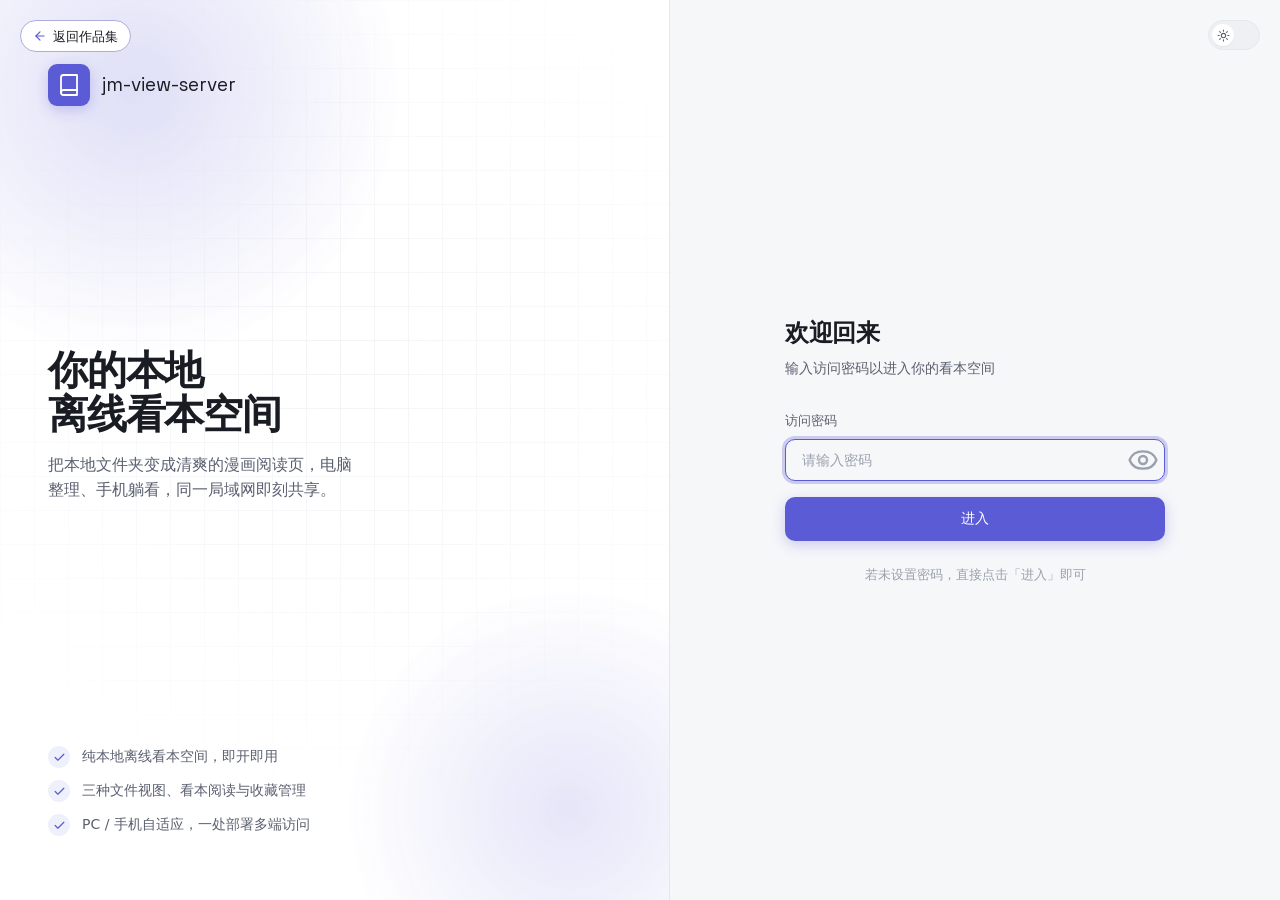
<file: works/jm-view-server/login.html>
<!DOCTYPE html>
<html lang="zh-CN" data-theme="light">
<head>
<meta charset="UTF-8">
<meta http-equiv="X-UA-Compatible" content="IE=edge">
<meta name="viewport" content="width=device-width, initial-scale=1.0, viewport-fit=cover">
<meta http-equiv="Cache-Control" content="no-cache"/>
<meta http-equiv="Pragma" content="no-cache"/>
<meta http-equiv="Expires" content="0"/>
<title>登录 · jm-view-server</title>
<!-- PWA -->
<link rel="manifest" href="static/manifest.webmanifest">
<meta name="theme-color" content="#5b5bd6">
<meta name="mobile-web-app-capable" content="yes">
<meta name="apple-mobile-web-app-capable" content="yes">
<meta name="apple-mobile-web-app-title" content="看本">
<link rel="icon" type="image/png" href="static/icons/icon-192.png">
<link rel="apple-touch-icon" href="static/icons/icon-192.png">
<link rel="stylesheet" href="static/css/app.css?v=0.3.13">
<script src="static/js/vfs-seed.js?v=0.3.13"></script>
<script src="static/js/mock-backend.js?v=0.3.13"></script>
<style>
  .auth-wrap { min-height: 100vh; display: grid; grid-template-columns: 1.1fr 1fr; }
  .auth-brand {
    position: relative; overflow: hidden;
    background: var(--bg-elevated);
    border-right: 1px solid var(--border);
    display: flex; flex-direction: column; justify-content: space-between;
    padding: var(--sp-8) var(--sp-7);
  }
  .auth-brand::before {
    content: ''; position: absolute; inset: 0; z-index: 0;
    background:
      radial-gradient(600px circle at 20% 10%, var(--brand-ring), transparent 45%),
      radial-gradient(500px circle at 85% 90%, color-mix(in srgb, var(--brand) 22%, transparent), transparent 45%);
    opacity: .7;
  }
  .auth-brand::after {
    content: ''; position: absolute; inset: 0; z-index: 0; opacity: .5;
    background-image: linear-gradient(var(--border) 1px, transparent 1px), linear-gradient(90deg, var(--border) 1px, transparent 1px);
    background-size: 34px 34px;
    mask-image: radial-gradient(circle at 50% 40%, #000, transparent 75%);
  }
  .auth-brand > * { position: relative; z-index: 1; }
  .auth-logo { display: flex; align-items: center; gap: var(--sp-3); font-family: var(--font-brand); }
  .auth-logo .brand-mark { width: 42px; height: 42px; }
  .auth-logo .brand-mark svg { width: 24px; height: 24px; }
  .auth-logo b { font-size: 19px; font-weight: 600; letter-spacing: -0.01em; }
  .auth-hero h2 { font-family: var(--font-brand); font-size: clamp(28px, 3.4vw, 40px); font-weight: 600; letter-spacing: -0.03em; line-height: 1.1; }
  .auth-hero p { color: var(--text-secondary); font-size: 16px; margin-top: var(--sp-4); max-width: 30ch; }
  .auth-feats { display: flex; flex-direction: column; gap: var(--sp-3); }
  .auth-feat { display: flex; align-items: center; gap: var(--sp-3); font-size: 14px; color: var(--text-secondary); }
  .auth-feat .tick { width: 22px; height: 22px; border-radius: 50%; background: var(--brand-soft); color: var(--brand); display: grid; place-items: center; flex-shrink: 0; }
  .auth-feat .tick svg { width: 13px; height: 13px; }
  .auth-form-side { display: grid; place-items: center; padding: var(--sp-6); }
  .auth-card { width: 100%; max-width: 380px; }
  .auth-card h1 { font-family: var(--font-brand); font-size: 24px; font-weight: 600; letter-spacing: -0.02em; }
  .auth-card .sub { color: var(--text-secondary); font-size: 14px; margin: 6px 0 var(--sp-6); }
  .pw-wrap { position: relative; }
  .pw-wrap .input { padding-right: 44px; }
  .pw-toggle { position: absolute; right: 6px; top: 50%; transform: translateY(-50%); width: 32px; height: 32px; display: grid; place-items: center; color: var(--text-muted); border-radius: var(--r-sm); }
  .pw-toggle:hover { color: var(--text); background: var(--surface-hover); }
  .alert { display: flex; align-items: center; gap: var(--sp-2); padding: 10px 14px; border-radius: var(--r-md); background: color-mix(in srgb, var(--danger) 12%, transparent); color: var(--danger); font-size: 13px; margin-bottom: var(--sp-4); }
  .alert svg { width: 16px; height: 16px; }
  .auth-foot { margin-top: var(--sp-5); text-align: center; font-size: 13px; color: var(--text-muted); }
  .portfolio-fab { position: fixed; top: 20px; left: 20px; z-index: 10; }
  .theme-fab { position: fixed; top: 20px; right: 20px; z-index: 10; }
  @media (max-width: 820px) {
    .auth-wrap { grid-template-columns: 1fr; }
    .auth-brand { display: none; }
  }
</style>
</head>
<body>
<div class="portfolio-fab"><a class="portfolio-pill" href="../../" data-portfolio-home title="返回作品集主页" aria-label="返回作品集主页"><span id="portfolioBackIco" style="display:inline-flex"></span><span><span class="portfolio-pill-full">返回</span>作品集</span></a></div>
<div class="theme-fab"><div class="theme-toggle" onclick="toggleTheme()"><span class="knob"></span></div></div>
<div class="auth-wrap">
  <!-- 品牌侧 -->
  <div class="auth-brand">
    <div class="auth-logo">
      <span class="brand-mark" id="logoMark"></span>
      <b>jm-view-server</b>
    </div>
    <div class="auth-hero">
      <h2>你的本地<br>离线看本空间</h2>
      <p>把本地文件夹变成清爽的漫画阅读页，电脑整理、手机躺看，同一局域网即刻共享。</p>
    </div>
    <div class="auth-feats">
      <div class="auth-feat"><span class="tick" id="f1"></span> 纯本地离线看本空间，即开即用</div>
      <div class="auth-feat"><span class="tick" id="f2"></span> 三种文件视图、看本阅读与收藏管理</div>
      <div class="auth-feat"><span class="tick" id="f3"></span> PC / 手机自适应，一处部署多端访问</div>
    </div>
  </div>

  <!-- 表单侧 -->
  <div class="auth-form-side">
    <div class="auth-card">
      <h1>欢迎回来</h1>
      <p class="sub">输入访问密码以进入你的看本空间</p>

      <form action="./index.html" method="GET">
        <div class="field" style="margin-bottom:var(--sp-4)">
          <label for="password">访问密码</label>
          <div class="pw-wrap">
            <input class="input" type="password" name="password" id="password" placeholder="请输入密码" autofocus>
            <button type="button" class="pw-toggle" id="pwToggle" title="显示/隐藏"></button>
          </div>
        </div>
        <button class="btn btn-primary btn-block" type="submit" style="height:44px">进入</button>
      </form>

      <div class="auth-foot">若未设置密码，直接点击「进入」即可</div>
    </div>
  </div>
</div>

<script src="static/js/app.js?v=0.3.13"></script>
<script src="static/js/page-bootstrap.js?v=0.3.13"></script>
<script>
  document.getElementById('portfolioBackIco').innerHTML = icon('portfolioBack');
  document.getElementById('logoMark').innerHTML = icon('book');
  ['f1','f2','f3'].forEach(function(id) { document.getElementById(id).innerHTML = icon('check'); });
  document.querySelectorAll('.theme-toggle .knob').forEach(function(k) {
    k.innerHTML = document.documentElement.getAttribute('data-theme') === 'dark' ? icon('moon') : icon('sun');
  });
  var pw = document.getElementById('password'), tog = document.getElementById('pwToggle');
  tog.innerHTML = icon('eye');
  tog.onclick = function() { pw.type = pw.type === 'password' ? 'text' : 'password'; };
</script>
</body>
</html>
</file>
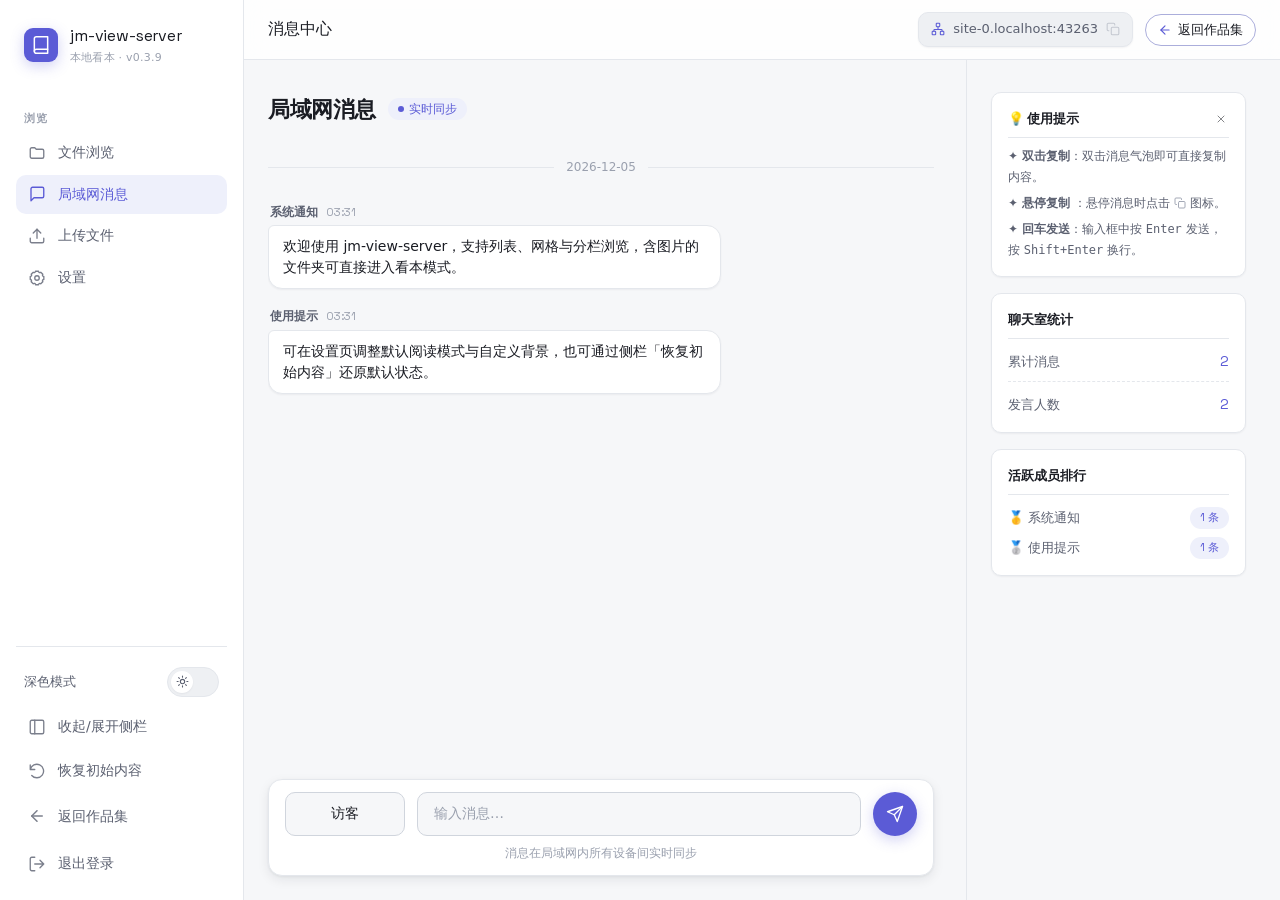
<file: works/jm-view-server/message.html>
<!DOCTYPE html>
<html lang="zh-CN">
<head>
  <meta charset="UTF-8">
  <meta http-equiv="X-UA-Compatible" content="IE=edge">
  <meta name="viewport" content="width=device-width, initial-scale=1.0, viewport-fit=cover">
  <meta http-equiv="Cache-Control" content="no-cache"/>
  <meta http-equiv="Pragma" content="no-cache"/>
  <meta http-equiv="Expires" content="0"/>
  <title>局域网消息 · JM Server</title>
  <!-- PWA -->
  <link rel="manifest" href="static/manifest.webmanifest">
  <meta name="theme-color" content="#5b5bd6">
  <meta name="mobile-web-app-capable" content="yes">
  <meta name="apple-mobile-web-app-capable" content="yes">
  <meta name="apple-mobile-web-app-title" content="看本">
  <link rel="icon" type="image/png" href="static/icons/icon-192.png">
  <link rel="apple-touch-icon" href="static/icons/icon-192.png">
  <link rel="stylesheet" href="static/css/app.css?v=0.3.13">
  <link rel="stylesheet" href="static/css/message-page.css?v=0.3.13">
  <script src="static/js/vfs-seed.js?v=0.3.13"></script>
  <script src="static/js/mock-backend.js?v=0.3.13"></script>
</head>
<body>
<div class="app">
  <aside class="sidebar"></aside>

  <div class="main">
    <div class="topbar">
      <span style="font-weight:500">消息中心</span>
      <div class="spacer"></div>
      <div class="addr-pill" id="addrPill" title="点击复制服务器地址">
        <span id="netIco"></span>
        <span id="addrText">localhost</span>
        <span id="copyIco" style="opacity:.5"></span>
      </div>
    </div>

    <div class="content chat-content">
      <div class="chat-wrap">
        <div class="chat-main">
          <!-- 标题 -->
          <div class="chat-head">
            <h1>局域网消息</h1>
            <span class="badge badge-dot">实时同步</span>
          </div>

          <!-- 消息滚动区 -->
          <div id="chatMessages">
            <div class="empty-state">
              <div class="empty-state-icon">💬</div>
              <div class="empty-state-text">
                还没有消息<br>发送第一条消息开始对话吧
              </div>
            </div>
            <div id="newMsgHint">有新消息 ↓</div>
          </div>

          <!-- 输入区 -->
          <div class="composer">
            <div class="composer-inner">
              <div class="nick-field">
                <input class="input" type="text" id="nicknameInput"
                       placeholder="昵称" maxlength="20" value="访客">
              </div>
              <div class="msg-field">
                <textarea class="input" id="messageInput"
                          rows="1" maxlength="5000"
                          placeholder="输入消息…"></textarea>
              </div>
              <button class="btn btn-primary btn-icon" id="sendBtn" title="发送"></button>
            </div>
            <div class="input-hint">消息在局域网内所有设备间实时同步</div>
          </div>
        </div>

        <!-- 右侧统计面板区域 -->
        <div class="chat-sidebar">
          <div class="side-card" id="sideCardTips" style="display: none;">
            <h3 class="side-card-title" style="display:flex; justify-content:space-between; align-items:center; margin-bottom:var(--sp-2);">
              <span style="display:inline-flex; align-items:center; gap:var(--sp-1);">💡 使用提示</span>
              <button id="btnTipsClose" title="不再提示" style="padding:2px; border-radius:var(--r-sm); transition:opacity 0.2s, background 0.2s; opacity:0.6; display:flex; align-items:center; justify-content:center;">
              </button>
            </h3>
            <div id="tipsContent" style="font-size:12px; color:var(--text-secondary); line-height:1.7; display:flex; flex-direction:column; gap:6px;">
            </div>
          </div>

          <div class="side-card">
            <h3 class="side-card-title">聊天室统计</h3>
            <div class="stat-list">
              <div class="stat-item">
                <span class="stat-label">累计消息</span>
                <span class="stat-value" id="statTotalMsgs">0</span>
              </div>
              <div class="stat-item">
                <span class="stat-label">发言人数</span>
                <span class="stat-value" id="statTotalUsers">0</span>
              </div>
            </div>
          </div>

          <div class="side-card" id="sideCardRank" style="display: none;">
            <h3 class="side-card-title">活跃成员排行</h3>
            <div class="rank-list" id="statRankList"></div>
          </div>
        </div>

      </div>
    </div>
  </div>

  <nav class="mobile-bar"></nav>
</div>

<div id="toast"></div>

<script id="messageConfig" type="application/json">{"isLocalHost":true}</script>
<script src="static/js/page-bootstrap.js?v=0.3.13"></script>
<script src="static/js/app.js?v=0.3.13"></script>
<script src="static/js/app-shell.js?v=0.3.13"></script>
<script src="static/js/common.js?v=0.3.13"></script>
<script src="static/js/message.js?v=0.3.13"></script>
<script src="static/js/message-page.js?v=0.3.13"></script>
</body>
</html>
</file>
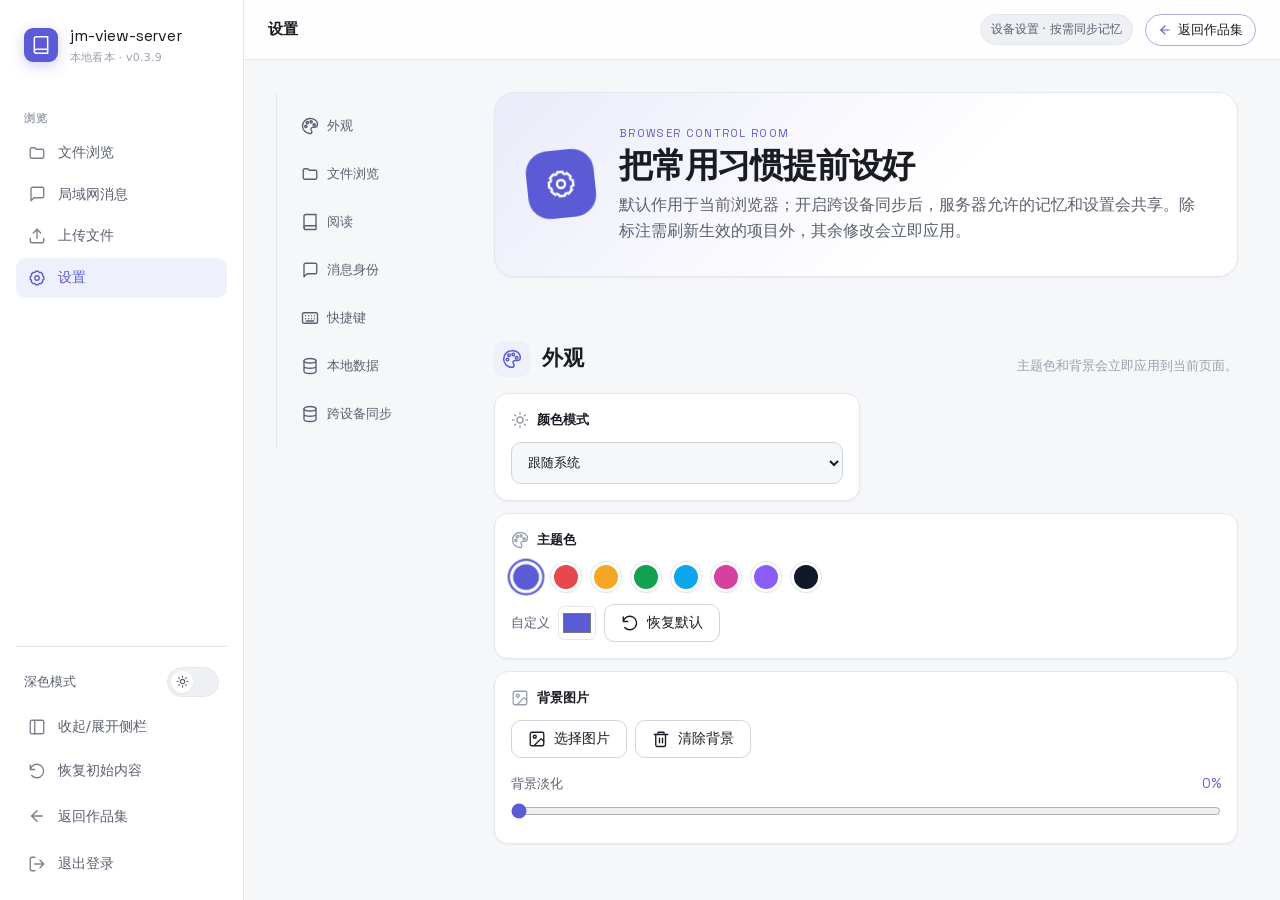
<file: works/jm-view-server/settings.html>
<!DOCTYPE html>
<html lang="zh-CN" class="settings-page-root">
<head>
  <meta charset="UTF-8">
  <meta http-equiv="X-UA-Compatible" content="IE=edge">
  <meta name="viewport" content="width=device-width, initial-scale=1.0, viewport-fit=cover">
  <meta name="color-scheme" content="light dark" />
  <title>设置 · jm-view-server</title>
  <link rel="manifest" href="static/manifest.webmanifest">
  <meta name="theme-color" content="#5b5bd6">
  <link rel="icon" type="image/png" href="static/icons/icon-192.png">
  <link rel="apple-touch-icon" href="static/icons/icon-192.png">
  <script>
    (function(){var s=localStorage.getItem('jmv-theme'),p=window.matchMedia&&window.matchMedia('(prefers-color-scheme: dark)').matches;document.documentElement.setAttribute('data-theme',s||(p?'dark':'light'));})();
  </script>
  <link rel="stylesheet" href="static/css/app.css?v=e339db7">
  <link rel="stylesheet" href="static/css/sync-settings.css?v=e339db7">
  <script src="static/js/vfs-seed.js?v=e339db7"></script>
  <script src="static/js/mock-backend.js?v=e339db7"></script>
</head>
<body class="settings-page">
<div class="app">
  <aside class="sidebar"></aside>
  <div class="main">
    <div class="topbar">
      <span class="settings-top-title">设置</span>
      <div class="spacer"></div>
      <span class="settings-local-badge">设备设置 · 按需同步记忆</span>
    </div>

    <div class="content settings-content">
      <div class="settings-layout">
        <nav class="settings-rail" aria-label="设置分类">
          <a href="#appearance"><span class="settings-icon" data-settings-icon="palette" aria-hidden="true"></span>外观</a>
          <a href="#browser"><span class="settings-icon" data-settings-icon="folder" aria-hidden="true"></span>文件浏览</a>
          <a href="#reader"><span class="settings-icon" data-settings-icon="book" aria-hidden="true"></span>阅读</a>
          <a href="#message"><span class="settings-icon" data-settings-icon="chat" aria-hidden="true"></span>消息身份</a>
          <a href="#shortcuts"><span class="settings-icon" data-settings-icon="keyboard" aria-hidden="true"></span>快捷键</a>
          <a href="#data"><span class="settings-icon" data-settings-icon="database" aria-hidden="true"></span>本地数据</a>
          <a href="#sync"><span class="settings-icon" data-settings-icon="database" aria-hidden="true"></span>跨设备同步</a>
        </nav>

        <main class="settings-main">
          <header class="settings-hero">
            <span class="settings-hero-icon" id="settingsHeroIcon"></span>
            <div>
              <p class="settings-eyebrow">Browser control room</p>
              <h1>把常用习惯提前设好</h1>
              <p>默认作用于当前浏览器；开启跨设备同步后，服务器允许的记忆和设置会共享。除标注需刷新生效的项目外，其余修改会立即应用。</p>
            </div>
          </header>

          <section class="settings-section" id="appearance">
            <div class="settings-section-head">
              <div><span class="settings-icon settings-heading-icon" data-settings-icon="palette" aria-hidden="true"></span><h2>外观</h2></div>
              <p>主题色和背景会立即应用到当前页面。</p>
            </div>
            <div class="settings-card-grid">
              <div class="settings-card">
                <label class="settings-label" for="themeSelect"><span class="settings-icon" data-settings-icon="sun" aria-hidden="true"></span>颜色模式</label>
                <select id="themeSelect" class="settings-select">
                  <option value="system">跟随系统</option>
                  <option value="light">浅色</option>
                  <option value="dark">深色</option>
                </select>
              </div>
              <div class="settings-card settings-card-wide">
                <div class="settings-label"><span class="settings-icon" data-settings-icon="palette" aria-hidden="true"></span>主题色</div>
                <div class="settings-swatches" id="brandSwatches"></div>
                <div class="settings-inline">
                  <label class="settings-color-input">自定义 <input id="brandPicker" type="color" value="#5b5bd6"></label>
                  <button class="btn btn-outline" id="brandReset"><span class="settings-icon" data-settings-icon="reset" aria-hidden="true"></span>恢复默认</button>
                </div>
              </div>
              <div class="settings-card settings-card-wide">
                <div class="settings-label"><span class="settings-icon" data-settings-icon="images" aria-hidden="true"></span>背景图片</div>
                <div class="settings-inline">
                  <label class="btn btn-outline settings-file-btn"><span class="settings-icon" data-settings-icon="images" aria-hidden="true"></span>选择图片<input id="backgroundFile" type="file" accept="image/*"></label>
                  <button class="btn btn-outline" id="backgroundClear"><span class="settings-icon" data-settings-icon="trash" aria-hidden="true"></span>清除背景</button>
                </div>
                <label class="settings-range-row" for="backgroundOpacity">
                  <span>背景淡化</span><output id="backgroundOpacityValue">0%</output>
                </label>
                <input id="backgroundOpacity" class="settings-range" type="range" min="0" max="100" step="5" value="0">
              </div>
            </div>
          </section>

          <section class="settings-section" id="browser">
            <div class="settings-section-head">
              <div><span class="settings-icon settings-heading-icon" data-settings-icon="folder" aria-hidden="true"></span><h2>文件浏览</h2></div>
              <p>决定首页默认布局，并管理侧栏和列表尺寸。</p>
            </div>
            <div class="settings-card-grid settings-browser-panel">
              <div class="settings-card settings-card-wide settings-browser-view">
                <div class="settings-browser-label"><b><span class="settings-icon" data-settings-icon="folder" aria-hidden="true"></span>默认视图</b><small>选择打开文件浏览时的布局</small></div>
                <div class="settings-segment settings-segment-three" id="browserViewSegment" role="group" aria-label="默认文件视图">
                  <button type="button" data-value="list"><span class="settings-icon" data-settings-icon="list" aria-hidden="true"></span>列表</button><button type="button" data-value="grid"><span class="settings-icon" data-settings-icon="grid" aria-hidden="true"></span>网格</button><button type="button" data-value="column"><span class="settings-icon" data-settings-icon="columns" aria-hidden="true"></span>分栏</button>
                </div>
              </div>
              <div class="settings-card">
                <button class="settings-switch-row settings-switch-button" id="sidebarCollapsed" type="button" role="switch" aria-checked="false">
                  <span><b><span class="settings-icon" data-settings-icon="panelLeft" aria-hidden="true"></span>折叠侧栏</b><small>桌面端默认收起侧栏，留出更多浏览空间</small></span><i aria-hidden="true"></i>
                </button>
              </div>
              <div class="settings-card">
                <button class="settings-switch-row settings-switch-button" id="browserOperations" type="button" role="switch" aria-checked="true">
                  <span><b><span class="settings-icon" data-settings-icon="more" aria-hidden="true"></span>显示分栏操作入口</b><small>在分栏条目旁显示更多操作按钮</small></span><i aria-hidden="true"></i>
                </button>
              </div>
              <div class="settings-card">
                <button class="settings-switch-row settings-switch-button" id="confirmRecycle" type="button" role="switch" aria-checked="false">
                  <span><b><span class="settings-icon" data-settings-icon="trash" aria-hidden="true"></span>移入回收站前确认</b><small>开启后先确认；关闭时直接回收，可通过侧栏恢复初始内容</small></span><i aria-hidden="true"></i>
                </button>
              </div>
              <div class="settings-card settings-action-card settings-browser-reset">
                <div class="settings-browser-label"><b><span class="settings-icon" data-settings-icon="slider" aria-hidden="true"></span>恢复布局尺寸</b><small>将拖动调整过的宽度恢复到默认值</small></div>
                <div class="settings-inline">
                  <button class="btn btn-outline" id="sidebarWidthReset" title="恢复侧栏宽度" aria-label="恢复侧栏宽度"><span class="settings-icon" data-settings-icon="panelLeft" aria-hidden="true"></span>侧栏宽度</button>
                  <button class="btn btn-outline" id="columnWidthReset" title="恢复列表列宽" aria-label="恢复列表列宽"><span class="settings-icon" data-settings-icon="columns" aria-hidden="true"></span>列表列宽</button>
                </div>
              </div>
            </div>
          </section>

          <section class="settings-section" id="reader">
            <div class="settings-section-head">
              <div><span class="settings-icon settings-heading-icon" data-settings-icon="book" aria-hidden="true"></span><h2>阅读</h2></div>
              <p>打开漫画前就确定默认阅读方式。</p>
            </div>
            <div class="settings-card-grid">
              <div class="settings-card settings-card-wide">
                <div class="settings-label"><span class="settings-icon" data-settings-icon="book" aria-hidden="true"></span>默认阅读模式</div>
                <div class="settings-segment settings-segment-feature settings-segment-three" id="readerModeSegment" role="group" aria-label="默认阅读模式">
                  <button type="button" data-value="scroll"><span class="settings-icon settings-mode-icon" data-settings-icon="scrollPages" aria-hidden="true"></span><b>下拉阅读</b><small>连续纵向浏览</small></button>
                  <button type="button" data-value="single"><span class="settings-icon settings-mode-icon" data-settings-icon="singlePage" aria-hidden="true"></span><b>单页阅读</b><small>逐页沉浸阅读</small></button>
                  <button type="button" data-value="double"><span class="settings-icon settings-mode-icon" data-settings-icon="doublePage" aria-hidden="true"></span><b>双页阅读</b><small>连续双页排列</small></button>
                </div>
                <div class="settings-reader-detail">
                  <div class="settings-label" id="readerOptionsTitle">下拉阅读设置</div>
                  <section class="settings-reader-panel" data-reader-panel="scroll" aria-label="下拉阅读设置" hidden>
                    <div class="settings-reader-fields">
                      <div class="settings-label"><span class="settings-icon" data-settings-icon="fit" aria-hidden="true"></span>图片适配</div>
                      <div class="settings-segment" id="scrollFitSegment">
                        <button type="button" data-value="window"><span class="settings-icon" data-settings-icon="fit" aria-hidden="true"></span>自动适配</button>
                        <button type="button" data-value="custom"><span class="settings-icon" data-settings-icon="slider" aria-hidden="true"></span>自定义宽度</button>
                      </div>
                      <label class="settings-range-row" for="scrollImageSize">
                        <span>图片宽度</span><output id="scrollImageSizeValue">800px</output>
                      </label>
                      <input id="scrollImageSize" class="settings-range" type="range" min="300" max="1600" step="50" value="800">
                      <p class="settings-help">自动适配在窄窗口铺满可用宽度，宽窗口居中显示，最大 800 px。自定义宽度受窗口宽度限制。</p>
                    </div>
                  </section>
                  <section class="settings-reader-panel" data-reader-panel="single" aria-label="单页阅读设置" hidden>
                    <div class="settings-reader-fields">
                      <div class="settings-label"><span class="settings-icon" data-settings-icon="fit" aria-hidden="true"></span>图片适配</div>
                      <div class="settings-segment" id="singleFitSegment">
                        <button type="button" data-value="contain"><span class="settings-icon" data-settings-icon="fit" aria-hidden="true"></span>自动适配</button><button type="button" data-value="custom"><span class="settings-icon" data-settings-icon="slider" aria-hidden="true"></span>自定义宽度</button>
                      </div>
                      <label class="settings-range-row" for="imageSize">
                        <span>图片宽度</span><output id="imageSizeValue">800px</output>
                      </label>
                      <input id="imageSize" class="settings-range" type="range" min="300" max="1600" step="50" value="800">
                      <p class="settings-help">自动适配同时适应窗口宽高；自定义宽度允许纵向滚动。</p>
                    </div>
                  </section>
                  <section class="settings-reader-panel" data-reader-panel="double" aria-label="双页阅读设置" hidden>
                    <div class="settings-reader-fields">
                      <div class="settings-mode-option">
                        <div class="settings-label"><span class="settings-icon" data-settings-icon="doublePage" aria-hidden="true"></span>双页排版方向</div>
                        <div class="settings-segment" id="readingDirectionSegment">
                          <button type="button" data-value="ltr"><span class="settings-icon" data-settings-icon="export" aria-hidden="true"></span>从左向右</button>
                          <button type="button" data-value="rtl"><span class="settings-icon settings-direction-reverse" data-settings-icon="export" aria-hidden="true"></span>从右向左 (日漫)</button>
                        </div>
                        <p class="settings-help">选择双页的阅读顺序。</p>
                      </div>
                      <div class="settings-mode-option">
                        <label id="doubleWidthScaleControl" class="settings-range-row" for="doubleWidthScale">
                          <span>双页画面比例</span><output id="doubleWidthScaleValue">98%</output>
                        </label>
                        <input id="doubleWidthScale" class="settings-range" type="range" min="50" max="100" step="1" value="98">
                        <p class="settings-help">默认 98%，100% 为满宽。</p>
                      </div>
                    </div>
                  </section>
                </div>
              </div>
              <div class="settings-common-heading">通用阅读设置</div>
              <div class="settings-card settings-toggles">
                <button class="settings-switch-row settings-switch-button" id="eyeCare" type="button" role="switch" aria-checked="false"><span><b><span class="settings-icon" data-settings-icon="eyecare" aria-hidden="true"></span>护眼滤镜</b><small>阅读区使用暖色调</small></span><i aria-hidden="true"></i></button>
                <button class="settings-switch-row settings-switch-button" id="headerVisible" type="button" role="switch" aria-checked="true"><span><b><span class="settings-icon" data-settings-icon="panelTop" aria-hidden="true"></span>显示顶部栏</b><small>标题与页码信息</small></span><i aria-hidden="true"></i></button>
              </div>
              <div class="settings-card settings-toggles">
                <button class="settings-switch-row settings-switch-button" id="progressVisible" type="button" role="switch" aria-checked="true"><span><b><span class="settings-icon" data-settings-icon="panelBottom" aria-hidden="true"></span>显示底部进度</b><small>页码和跳转进度条</small></span><i aria-hidden="true"></i></button>
                <button class="settings-switch-row settings-switch-button" id="autoNext" type="button" role="switch" aria-checked="false"><span><b><span class="settings-icon" data-settings-icon="autoNext" aria-hidden="true"></span>自动连播下一本</b><small>到末页后倒计时进入</small></span><i aria-hidden="true"></i></button>
              </div>
            </div>
          </section>

          <section class="settings-section" id="message">
            <div class="settings-section-head">
              <div><span class="settings-icon settings-heading-icon" data-settings-icon="chat" aria-hidden="true"></span><h2>消息身份</h2></div>
              <p>进入局域网消息页时自动填入。</p>
            </div>
            <div class="settings-card">
              <label class="settings-label" for="chatNickname"><span class="settings-icon" data-settings-icon="chat" aria-hidden="true"></span>默认昵称</label>
              <input id="chatNickname" class="settings-input" maxlength="40" placeholder="留空时使用页面默认昵称">
            </div>
          </section>

          <section class="settings-section" id="shortcuts">
            <div class="settings-section-head">
              <div><span class="settings-icon settings-heading-icon" data-settings-icon="keyboard" aria-hidden="true"></span><h2>阅读快捷键</h2></div>
              <p>阅读页按 <kbd>?</kbd> 也能随时打开这份帮助。</p>
            </div>
            <div class="shortcut-grid" id="shortcutGrid"></div>
          </section>

          <section class="settings-section" id="data">
            <div class="settings-section-head">
              <div><span class="settings-icon settings-heading-icon" data-settings-icon="database" aria-hidden="true"></span><h2>本地数据</h2></div>
              <p>最近访问保存在本机。收藏目录和阅读进度只有参与同步且服务器允许时才共享；图片收藏始终统一保存。</p>
            </div>
            <div class="settings-data-grid">
              <div class="settings-data-card"><span id="bookmarkCount">0</span><b><span class="settings-icon" data-settings-icon="bookmark" aria-hidden="true"></span>收藏目录</b><button data-clear="bookmarks"><span class="settings-icon" data-settings-icon="trash" aria-hidden="true"></span>清空收藏</button></div>
              <div class="settings-data-card"><span id="recentCount">0</span><b><span class="settings-icon" data-settings-icon="history" aria-hidden="true"></span>最近目录</b><button data-clear="recent"><span class="settings-icon" data-settings-icon="trash" aria-hidden="true"></span>清空记录</button></div>
              <div class="settings-data-card"><span id="progressCount">0</span><b><span class="settings-icon" data-settings-icon="book" aria-hidden="true"></span>阅读进度</b><button data-clear="progress"><span class="settings-icon" data-settings-icon="trash" aria-hidden="true"></span>清空进度</button></div>
            </div>
            <div class="settings-footer-actions">
              <button class="btn btn-outline" id="replayOnboarding"><span class="settings-icon" data-settings-icon="book" aria-hidden="true"></span>重新查看新手引导</button>
              <button class="btn btn-outline settings-danger" id="resetPreferences"><span class="settings-icon" data-settings-icon="reset" aria-hidden="true"></span>恢复全部偏好默认值</button>
            </div>
          </section>
          <section class="settings-section" id="sync">
            <div class="settings-section-head"><div><span class="settings-icon settings-heading-icon" data-settings-icon="database" aria-hidden="true"></span><h2>跨设备同步</h2></div><p>在手机与电脑间接着阅读。</p></div>
            <div id="syncSettings">
              <div class="sync-panel settings-card sync-device-panel">
                <div class="sync-panel-heading"><span class="settings-icon sync-panel-icon" data-settings-icon="network" aria-hidden="true"></span><div><h3>当前设备</h3><p class="sync-description">仅控制当前浏览器。</p></div><span class="sync-badge" id="syncDeviceBadge">正在连接</span></div>
                <button id="syncParticipation" type="button" class="settings-switch-row settings-switch-button sync-toggle" role="switch" aria-checked="true" aria-label="此浏览器参与同步"><span><b>参与同步</b><small>使用服务器的同步范围</small></span><i aria-hidden="true"></i></button>
                <div class="sync-status-box"><span class="sync-status-dot" aria-hidden="true"></span><div><p id="syncStatus" role="status">正在连接</p><p id="syncActiveRanges" class="sync-description"></p></div></div>
                <div class="sync-actions"><button id="syncRetry" type="button" class="btn btn-outline"><span class="settings-icon" data-settings-icon="reset" aria-hidden="true"></span>重新同步</button><button id="syncMergeBookmarks" type="button" class="btn btn-outline"><span class="settings-icon" data-settings-icon="bookmark" aria-hidden="true"></span>合并收藏目录</button></div>
                <p class="sync-footnote">关闭仅停止同步，不删除已有数据。</p>
              </div>
              <div id="syncPolicy" class="sync-panel settings-card" hidden>
                <div class="sync-panel-heading"><span class="settings-icon sync-panel-icon" data-settings-icon="settings" aria-hidden="true"></span><div><h3>服务器规则</h3><p class="sync-description">所有设备共用此规则。</p></div><span class="sync-badge">本机管理</span></div>
                <button id="syncServerEnabled" type="button" class="settings-switch-row settings-switch-button sync-toggle" role="switch" aria-checked="true" aria-label="服务器开启同步"><span><b>允许设备同步</b><small>默认开启，可调整同步范围</small></span><i aria-hidden="true"></i></button>
                <div class="sync-ranges-heading"><h4>同步范围</h4><span id="syncRangeCount" class="sync-description"></span></div>
                <div id="syncRanges" class="sync-ranges"></div>
                <div class="sync-policy-footer"><p class="sync-footnote" id="syncPolicyHint">保存后对所有设备生效。</p><button id="syncSavePolicy" type="button" class="btn btn-primary" disabled><span class="settings-icon" data-settings-icon="check" aria-hidden="true"></span>保存设置</button></div>
              </div>
              <p id="syncRemote" class="sync-remote-note"><span class="settings-icon" data-settings-icon="lock" aria-hidden="true"></span>同步范围由服务器设置。</p>
            </div>
          </section>
        </main>
      </div>
    </div>
  </div>
  <nav class="mobile-bar"></nav>
</div>

<script src="static/js/app.js?v=e339db7"></script>
<script src="static/js/sync.js?v=e339db7"></script>
<script src="static/js/reader-sync.js?v=e339db7"></script>
<script src="static/js/app-shell.js?v=e339db7"></script>
<script src="static/js/settings.js?v=e339db7"></script>
<script>renderShell('settings'); initSettingsPage();</script>
<script src="static/js/sync-settings.js?v=e339db7"></script>
</body>
</html>
</file>
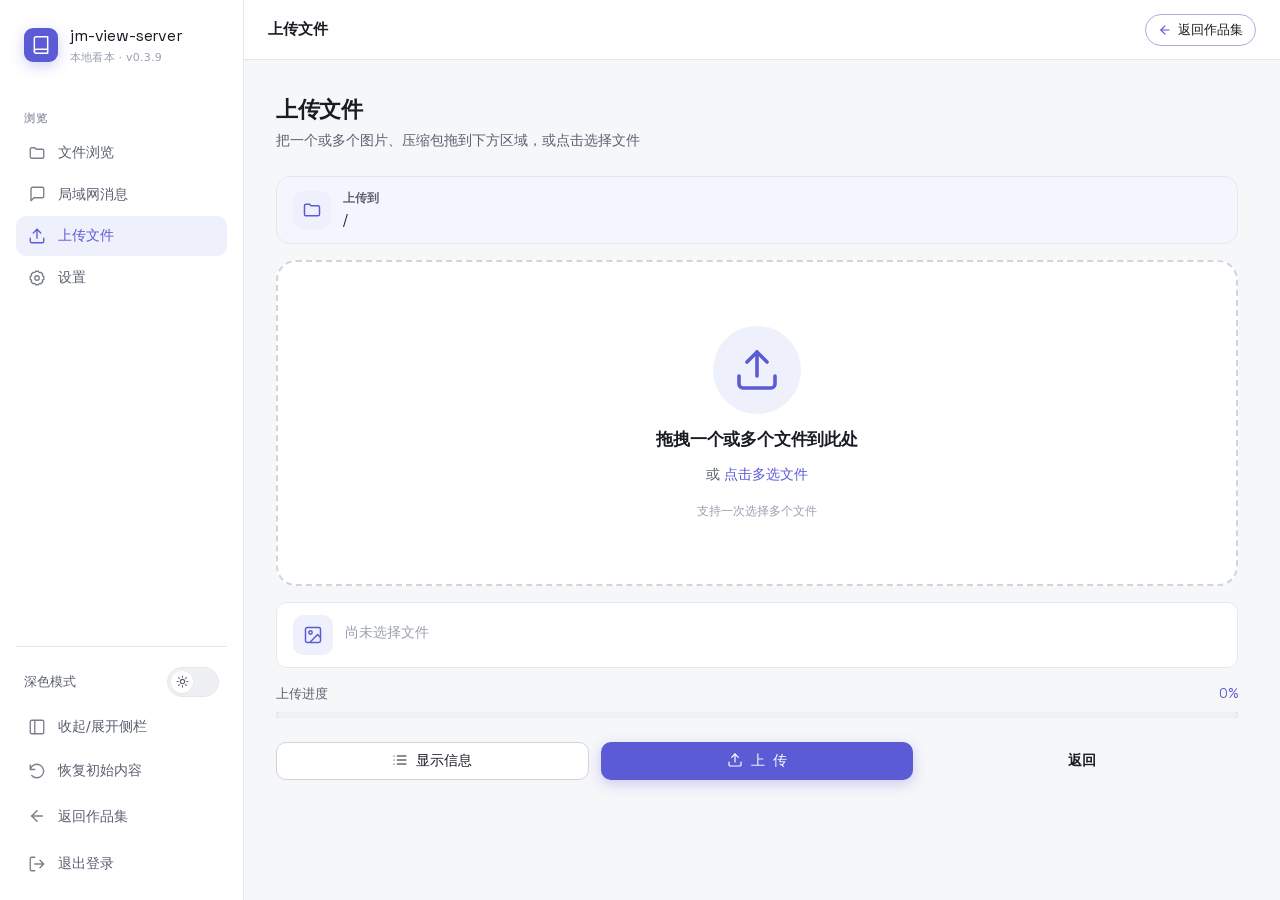
<file: works/jm-view-server/upload.html>
<!DOCTYPE html>
<html lang="zh-CN">
<head>
<meta charset="UTF-8">
<meta http-equiv="X-UA-Compatible" content="IE=edge">
<meta name="viewport" content="width=device-width, initial-scale=1.0, viewport-fit=cover">
<meta http-equiv="Cache-Control" content="no-cache" />
<meta http-equiv="Pragma" content="no-cache" />
<meta http-equiv="Expires" content="0" />
<title>上传文件 · jm-view-server</title>
<!-- PWA -->
<link rel="manifest" href="static/manifest.webmanifest">
<meta name="theme-color" content="#5b5bd6">
<meta name="mobile-web-app-capable" content="yes">
<meta name="apple-mobile-web-app-capable" content="yes">
<meta name="apple-mobile-web-app-title" content="看本">
<link rel="icon" type="image/png" href="static/icons/icon-192.png">
<link rel="apple-touch-icon" href="static/icons/icon-192.png">
<link rel="stylesheet" href="static/css/app.css?v=0.3.13">
<script src="static/js/vfs-seed.js?v=0.3.13"></script>
<script src="static/js/mock-backend.js?v=0.3.13"></script>
<style>
  .dropzone {
    position: relative;
    display: flex; flex-direction: column; align-items: center; justify-content: center;
    gap: var(--sp-3);
    padding: var(--sp-8) var(--sp-5);
    border: 2px dashed var(--border-strong);
    border-radius: var(--r-xl);
    background: var(--bg-elevated);
    text-align: center; cursor: pointer;
    transition: border-color .18s var(--ease), background .18s var(--ease), transform .18s var(--ease), box-shadow .18s var(--ease);
  }
  .dropzone:hover, .dropzone.dragover {
    border-color: var(--brand);
    background: var(--brand-soft);
    transform: scale(1.01);
    box-shadow: var(--shadow-md);
  }
  .dropzone .dz-orb {
    width: 88px; height: 88px; border-radius: 50%;
    display: grid; place-items: center;
    background: var(--brand-soft); color: var(--brand);
    transition: transform .18s var(--ease);
  }
  .dropzone.dragover .dz-orb { transform: translateY(-2px) scale(1.05); }
  .dropzone .dz-orb svg { width: 48px; height: 48px; }
  .dropzone .dz-title { font-size: 17px; font-weight: 600; color: var(--text); letter-spacing: -0.01em; }
  .dropzone .dz-sub { font-size: 14px; color: var(--text-secondary); }
  .dropzone .dz-sub a { color: var(--brand); font-weight: 500; text-decoration: none; }
  .dropzone .dz-hint { margin-top: var(--sp-1); font-size: 12px; color: var(--text-muted); font-family: var(--font-mono); }

  .upload-target {
    display: flex; align-items: center; gap: var(--sp-3);
    margin-bottom: var(--sp-4);
    padding: var(--sp-3) var(--sp-4);
    border: 1px solid var(--border);
    border-radius: var(--r-lg);
    background: color-mix(in srgb, var(--brand) 6%, var(--bg-elevated));
  }
  .upload-target .target-ico {
    width: 38px; height: 38px; border-radius: var(--r-md);
    display: grid; place-items: center; flex-shrink: 0;
    background: var(--brand-soft); color: var(--brand);
  }
  .upload-target .target-ico svg { width: 20px; height: 20px; }
  .upload-target .target-body { min-width: 0; }
  .upload-target .target-label {
    margin-bottom: 3px;
    font-size: 12px; font-weight: 600; color: var(--text-secondary);
  }
  .upload-target .target-path {
    font-family: var(--font-mono); font-size: 13px; color: var(--text);
    overflow-wrap: anywhere;
  }

  .up-info-row {
    display: flex; align-items: center; gap: var(--sp-3);
    padding: var(--sp-3) var(--sp-4);
    background: var(--bg-elevated);
    border-radius: var(--r-md);
    border: 1px solid var(--border);
    margin-top: var(--sp-4);
  }
  .up-info-row .up-ico {
    width: 40px; height: 40px; border-radius: var(--r-md);
    display: grid; place-items: center; flex-shrink: 0;
    background: var(--brand-soft); color: var(--brand);
  }
  .up-info-row .up-ico svg { width: 20px; height: 20px; }
  .up-info-row .up-body { flex: 1; min-width: 0; }
  #fileName { font-size: 14px; font-weight: 500; color: var(--text); white-space: nowrap; overflow: hidden; text-overflow: ellipsis; }
  .meta-row { display: flex; gap: var(--sp-4); margin-top: var(--sp-1); }
  #fileSize, #fileType { font-size: 12px; color: var(--text-muted); font-family: var(--font-mono); }

  .progress-wrap { margin-top: var(--sp-4); }
  .progress-label { display: flex; align-items: center; justify-content: space-between; margin-bottom: var(--sp-2); }
  .progress-label span { font-size: 13px; color: var(--text-secondary); }
  #progress-value { font-family: var(--font-mono); font-size: 13px; color: var(--brand); font-weight: 600; }
  .progress-track {
    position: relative; height: 6px; border-radius: var(--r-pill);
    background: var(--bg-sunken); overflow: hidden;
  }
  #mask {
    position: absolute; top: 0; right: 0;
    height: 100%;
    background: var(--bg-sunken);
    left: 0%;
    transition: left .3s var(--ease);
  }
  .progress-track::before {
    content: '';
    position: absolute; top: 0; left: 0; right: 0; bottom: 0;
    background: var(--brand);
    border-radius: var(--r-pill);
  }

  .action-row {
    display: flex; gap: var(--sp-3); margin-top: var(--sp-5);
    flex-wrap: wrap;
  }
  .action-row .btn { flex: 1; min-width: 120px; justify-content: center; }

  #result {
    margin-top: var(--sp-4);
    padding: var(--sp-3) var(--sp-4);
    background: color-mix(in srgb, var(--success) 10%, transparent);
    border: 1px solid color-mix(in srgb, var(--success) 30%, transparent);
    border-radius: var(--r-md);
    font-size: 14px; color: var(--text);
    line-height: 1.6;
    overflow-wrap: anywhere;
    white-space: pre-line;
  }

  #info { margin-top: var(--sp-2); }
  .file-detail-list {
    max-height: 180px; margin: 0; padding: var(--sp-3) var(--sp-4) var(--sp-3) 34px;
    overflow: auto; border: 1px solid var(--border); border-radius: var(--r-md);
    background: var(--bg-elevated); color: var(--text-secondary);
    font: 12px/1.7 var(--font-mono);
  }

  @keyframes rise {
    from { opacity: 0; transform: translateY(14px); }
    to   { opacity: 1; transform: none; }
  }
  .rise { animation: rise .4s var(--ease) both; }
</style>
</head>
<body>
<div class="app">
  <aside class="sidebar"></aside>
  <div class="main">
    <div class="topbar">
      <span style="font-size:15px;font-weight:600;letter-spacing:-0.01em">上传文件</span>
      <div class="spacer"></div>
    </div>

    <div class="content">
      <div class="content-narrow">
        <div class="page-head rise">
          <h1>上传文件</h1>
          <p>把一个或多个图片、压缩包拖到下方区域，或点击选择文件</p>
        </div>

        <div class="upload-target rise" style="animation-delay:.02s">
          <span class="target-ico" id="targetIco"></span>
          <div class="target-body">
            <div class="target-label">上传到</div>
            <div class="target-path" id="uploadTarget">/</div>
          </div>
        </div>

        <div class="dropzone rise" id="dropzone" style="animation-delay:.04s">
          <span class="dz-orb" id="dzOrb"></span>
          <div class="dz-title">拖拽一个或多个文件到此处</div>
          <div class="dz-sub">或 <a href="#" onclick="return false">点击多选文件</a></div>
          <div class="dz-hint">支持一次选择多个文件</div>
          <input type="file" name="file" id="file" multiple style="display:none">
        </div>

        <div class="up-info-row rise" style="animation-delay:.06s">
          <span class="up-ico" id="fileIco"></span>
          <div class="up-body">
            <div id="fileName" style="color:var(--text-muted)">尚未选择文件</div>
            <div class="meta-row">
              <span id="fileSize"></span>
              <span id="fileType"></span>
            </div>
          </div>
        </div>

        <div class="progress-wrap rise" style="animation-delay:.08s">
          <div class="progress-label">
            <span>上传进度</span>
            <span id="progress-value">0%</span>
          </div>
          <div class="progress-track">
            <div id="mask"></div>
          </div>
        </div>

        <div id="result" role="status" aria-live="polite" style="display:none"></div>
        <div id="info"></div>

        <div class="action-row rise" style="animation-delay:.1s">
          <button class="btn btn-outline" id="displayInfo" aria-expanded="false" onclick="fileSelected()">
            <span id="infoIco"></span> 显示信息
          </button>
          <button class="btn btn-primary" id="submit" onclick="uploadFile()">
            <span id="uploadIco"></span> 上&nbsp;&nbsp;传
          </button>
          <a class="btn btn-ghost" id="uploadBackBtn" href="./index.html"
             style="font-weight:600;color:var(--text)">返回</a>
        </div>

      </div>
    </div>
  </div>
  <nav class="mobile-bar"></nav>
</div>

<script src="static/js/page-bootstrap.js?v=0.3.13"></script>
<script src="static/js/app.js?v=0.3.13"></script>
<script src="static/js/app-shell.js?v=0.3.13"></script>
<script src="static/js/upload.js?v=0.3.13"></script>
<script>
  renderShell('upload');

  document.getElementById('dzOrb').innerHTML = icon('upload');
  document.getElementById('targetIco').innerHTML = icon('folder');
  document.getElementById('fileIco').innerHTML = icon('images');
  document.getElementById('infoIco').innerHTML = icon('list');
  document.getElementById('uploadIco').innerHTML = icon('upload');

  const dz = document.getElementById('dropzone');
  const fileInput = document.getElementById('file');
  dz.addEventListener('click', function(e) {
    if (e.target !== fileInput) fileInput.click();
  });

  ['dragenter', 'dragover'].forEach(function(ev) {
    dz.addEventListener(ev, function(e) { e.preventDefault(); dz.classList.add('dragover'); });
  });
  ['dragleave', 'dragend'].forEach(function(ev) {
    dz.addEventListener(ev, function(e) { e.preventDefault(); dz.classList.remove('dragover'); });
  });
  dz.addEventListener('drop', function(e) {
    e.preventDefault();
    dz.classList.remove('dragover');
    if (e.dataTransfer.files.length) {
      var dt = e.dataTransfer;
      try {
        Object.defineProperty(fileInput, 'files', { value: dt.files, writable: true, configurable: true });
      } catch(ex) {}
      var ev2 = new Event('change');
      fileInput.dispatchEvent(ev2);
    }
  });
</script>
</body>
</html>
</file>
<file: styles.css>
/* ==========================================================================
   hect0x7 · 赤日奇点 / Crimson Singularity
   背景是 home3d/ 的 WebGL 宇宙；本文件负责其上的全部 DOM 版面。
   ========================================================================== */

@font-face {
  font-family: "Space Grotesk";
  src: url("works/jm-view-server/static/webfonts/SpaceGrotesk.woff2") format("woff2");
  font-weight: 400;
  font-display: swap;
}

:root {
  color-scheme: light dark;
  --bg: light-dark(#faf8f3, #110c0a);
  --ink: light-dark(#191512, #f6efe4);
  --ink-soft: light-dark(#443a33, #e4d7c9);
  --muted: light-dark(#6d5c50, #bcab9c);
  --line: light-dark(rgba(85, 52, 41, .15), rgba(255, 216, 178, .16));
  --line-strong: light-dark(rgba(85, 52, 41, .38), rgba(255, 216, 178, .37));
  --red: light-dark(#a82230, #ff8c74);
  --red-soft: light-dark(rgba(168, 34, 48, .10), rgba(255, 140, 116, .13));
  --card: light-dark(rgba(255, 253, 249, .94), rgba(25, 18, 15, .93));
  --card-solid: linear-gradient(165deg, light-dark(#fffdf8, #241910), light-dark(#f6eee3, #160f0c));
  --card-shine: light-dark(rgba(255, 255, 255, .9), rgba(255, 228, 193, .12));
  --card-shade: light-dark(rgba(93, 62, 37, .17), rgba(12, 7, 5, .26));
  --cover-bg: light-dark(#eee6db, #2d1f17);
  --header-bg: light-dark(rgba(250, 248, 243, .93), rgba(19, 13, 11, .92));
  --shadow: 0 26px 64px -26px light-dark(rgba(58, 33, 20, .37), rgba(0, 0, 0, .78));
  --gloss: light-dark(rgba(255, 255, 255, .5), rgba(255, 225, 194, .21));
  --sun-umbra: light-dark(#7f1729, #170d0b);
  --sun-limb: light-dark(#bb2932, #a63e27);
  --sun-hot: light-dark(#ec9b78, #ffe1a5);
  --sun-halo: light-dark(rgba(170, 45, 48, .16), rgba(255, 116, 60, .23));
  --sun-orbit: light-dark(rgba(113, 49, 42, .21), rgba(255, 176, 114, .34));
  --serif: Georgia, "Noto Serif CJK SC", "Songti SC", SimSun, serif;
  --sans: "Space Grotesk", system-ui, sans-serif;
  --header-h: 68px;
  --pad: clamp(1.15rem, 4.5vw, 5.3rem);
  --ease: cubic-bezier(.2, .8, .2, 1);
  --ease-out: cubic-bezier(.16, 1, .3, 1);
  --sun-x: 69%;
  --sun-y: 43%;
}

:root[data-theme="dark"] { color-scheme: dark; }
:root[data-theme="light"] { color-scheme: only light; }

@media (prefers-color-scheme: dark) {
  :root:not([data-theme="light"]) { color-scheme: dark; }
}

:root:lang(ja) { --serif: Georgia, "Noto Serif CJK JP", "Hiragino Mincho ProN", "Yu Mincho", serif; }

* {
  margin: 0;
  padding: 0;
  box-sizing: border-box;
}

html {
  scroll-behavior: smooth;
  -webkit-text-size-adjust: 100%;
}

/* 作品轨道版式下，滚动在每张卡片居中处轻吸附 */
html:not(.layout-static) {
  scroll-snap-type: y proximity;
}

html.is-jumping {
  scroll-snap-type: none;
}

body {
  background: var(--bg);
  color: var(--ink);
  font-family: var(--sans);
  line-height: 1.7;
  -webkit-font-smoothing: antialiased;
  overflow-x: hidden;
  transition: background-color .5s ease, color .5s ease;
}

a {
  color: inherit;
}

:focus-visible {
  outline: 2px solid var(--red);
  outline-offset: 3px;
}

.skip-link {
  position: fixed;
  left: var(--pad);
  top: .75rem;
  z-index: 300;
  padding: .55rem 1rem;
  background: var(--ink);
  color: var(--bg);
  font-size: .85rem;
  text-decoration: none;
  transform: translateY(-180%);
  transition: transform .25s var(--ease);
}

.skip-link:focus {
  transform: none;
}

/* ---------- 背景宇宙 ---------- */
.cosmos {
  position: fixed;
  inset: 0;
  z-index: 0;
  pointer-events: none;
  overflow: hidden;
}

#cosmos {
  position: absolute;
  inset: 0;
  width: 100%;
  height: 100%;
  display: block;
  opacity: 0;
  transition: opacity .65s ease;
}

.gl-ready #cosmos {
  opacity: 1;
}

.no-gl #cosmos {
  display: none;
}

/* CSS 静态赤日：加载中与降级时的背景 */
.cosmos-fallback {
  position: absolute;
  inset: 0;
  background:
    radial-gradient(ellipse at var(--sun-x) var(--sun-y), var(--sun-halo), transparent 58%),
    var(--bg);
  transition: opacity .65s ease;
  --sun-shift: calc(var(--p, 0) * 42vh);
}

.gl-ready .cosmos-fallback {
  opacity: 0;
}

.cosmos-fallback i {
  position: absolute;
  left: var(--sun-x);
  top: var(--sun-y);
  border-radius: 50%;
  transform: translate(-50%, -50%) translateY(var(--sun-shift));
}

.fb-sun {
  width: min(41svh, 66vw);
  aspect-ratio: 1;
  background: transparent;
  border: 1.5px solid var(--sun-hot);
  box-shadow: 0 0 28px 1px var(--sun-halo), inset 0 0 22px 1px var(--sun-halo);
}

/* 1B 双季流沙静态兜底背景（无 WebGL 时同样零黑球） */
.fb-sun,
.fb-glow,
.fb-ring {
  display: none !important;
}
.fallback {
  background:
    radial-gradient(ellipse 68% 36% at 62% 48%, rgba(242, 168, 186, 0.14), transparent 64%),
    radial-gradient(ellipse 56% 32% at 36% 58%, rgba(217, 54, 50, 0.14), transparent 66%);
}

.fb-glow {
  width: min(95svh, 85vw);
  aspect-ratio: 1;
  background: radial-gradient(circle, var(--sun-halo), transparent 62%);
}

.fb-ring {
  width: min(77svh, 79vw);
  aspect-ratio: 1 / .27;
  border: 1px solid var(--sun-orbit);
  rotate: -19deg;
}

.grain {
  position: fixed;
  inset: 0;
  z-index: 0;
  pointer-events: none;
  opacity: .06;
  background-image: url("data:image/svg+xml,%3Csvg xmlns='http://www.w3.org/2000/svg' width='120' height='120'%3E%3Cfilter id='n'%3E%3CfeTurbulence type='fractalNoise' baseFrequency='0.9' numOctaves='2'/%3E%3C/filter%3E%3Crect width='100%25' height='100%25' filter='url(%23n)'/%3E%3C/svg%3E");
}

:root.gl-ready .grain {
  display: none;
}

/* ---------- 全局 HUD 边框 ---------- */
.frame {
  position: fixed;
  inset: 0;
  z-index: 60;
  pointer-events: none;
}

.frame-corner {
  position: absolute;
  width: 14px;
  height: 14px;
  border: 0 solid var(--line-strong);
}

.frame-corner.tl { top: 12px; left: 12px; border-top-width: 1px; border-left-width: 1px; }
.frame-corner.tr { top: 12px; right: 12px; border-top-width: 1px; border-right-width: 1px; }
.frame-corner.bl { bottom: 12px; left: 12px; border-bottom-width: 1px; border-left-width: 1px; }
.frame-corner.br { bottom: 12px; right: 12px; border-bottom-width: 1px; border-right-width: 1px; }

.frame-progress {
  position: absolute;
  right: 20px;
  top: 50%;
  transform: translateY(-50%);
  display: flex;
  flex-direction: column;
  align-items: center;
  gap: .6rem;
  font-size: 9.5px;
  letter-spacing: .14em;
  color: var(--muted);
  font-variant-numeric: tabular-nums;
}

.fp-track {
  position: relative;
  width: 1px;
  height: 26vh;
  background: var(--line);
  overflow: hidden;
}

.fp-fill {
  position: absolute;
  inset: 0;
  background: var(--red);
  transform-origin: top;
  transform: scaleY(var(--p, 0));
}

/* ---------- Header ---------- */
.site-header {
  position: fixed;
  top: 0;
  left: 0;
  right: 0;
  z-index: 100;
  height: var(--header-h);
  display: flex;
  align-items: center;
  gap: 1.5rem;
  padding: 0 var(--pad);
  border-bottom: 1px solid transparent;
  transition: background-color .4s ease, border-color .4s ease, backdrop-filter .4s ease;
}

.is-scrolled .site-header {
  background: var(--header-bg);
  border-bottom-color: var(--line);
  -webkit-backdrop-filter: blur(14px) saturate(1.2);
  backdrop-filter: blur(14px) saturate(1.2);
}

.brand {
  display: inline-flex;
  align-items: center;
  flex-shrink: 0;
  gap: .55rem;
  font-family: var(--serif);
  font-weight: 900;
  font-size: 1.2rem;
  color: var(--ink);
  text-decoration: none;
  letter-spacing: .02em;
  white-space: nowrap;
}

.brand-sun {
  width: 11px;
  height: 11px;
  border-radius: 50%;
  background: var(--red);
  box-shadow: 0 0 12px var(--sun-halo);
}

.site-header nav {
  display: flex;
  flex-shrink: 0;
  gap: clamp(1rem, 2.6vw, 2.2rem);
  margin-left: auto;
}

.site-header nav a {
  position: relative;
  color: var(--muted);
  text-decoration: none;
  font-size: .9rem;
  letter-spacing: .04em;
  white-space: nowrap;
  transition: color .25s;
}

.site-header nav a::after {
  content: "";
  position: absolute;
  left: 0;
  right: 0;
  bottom: -3px;
  height: 1px;
  background: var(--red);
  transform: scaleX(0);
  transform-origin: right;
  transition: transform .35s var(--ease);
}

.site-header nav a:hover {
  color: var(--ink);
}

.site-header nav a:hover::after {
  transform: scaleX(1);
  transform-origin: left;
}

.header-actions {
  display: flex;
  align-items: center;
  gap: .9rem;
}

.languages {
  display: flex;
  gap: .1rem;
  padding: 2px;
  border: 1px solid var(--line);
  border-radius: 100px;
}

.languages button {
  background: none;
  border: none;
  cursor: pointer;
  font: inherit;
  font-size: .8rem;
  color: var(--muted);
  padding: .32rem .62rem;
  border-radius: 100px;
  line-height: 1;
  transition: color .2s, background-color .2s;
}

.languages button:hover {
  color: var(--ink);
}

.languages button.active {
  color: var(--red);
  font-weight: 700;
  background: var(--red-soft);
}

.theme-options {
  display: flex;
  align-items: center;
  gap: 2px;
  padding: 2px;
  border: 1px solid var(--line);
  border-radius: 100px;
}

.theme-options button {
  min-height: 28px;
  padding: .28rem .64rem;
  border: 0;
  border-radius: 100px;
  background: transparent;
  color: var(--muted);
  cursor: pointer;
  font: 500 .75rem / 1.1 var(--sans);
  white-space: nowrap;
  transition: color .2s, background-color .2s;
}

.theme-options button:hover { color: var(--ink); }
.theme-options button[aria-pressed="true"] {
  background: var(--red-soft);
  color: var(--red);
}

main {
  position: relative;
  z-index: 1;
  overflow-x: clip;
}

/* ---------- 通用小字 ---------- */
.section-index,
.eyebrow,
.works-hint,
.about-meta dt,
.horizon span {
  font-family: var(--sans);
  font-size: 10.5px;
  font-weight: 500;
  letter-spacing: .2em;
  text-transform: uppercase;
  font-variant-numeric: tabular-nums;
}

.section-index {
  display: inline-flex;
  align-items: center;
  gap: .65rem;
  color: var(--muted);
}

.section-index i {
  width: 2.2rem;
  height: 1px;
  background: var(--red);
}

/* ==========================================================================
   Hero
   ========================================================================== */
.hero {
  position: relative;
  height: 175svh;
}

.hero-pin {
  --e: 0;
  position: sticky;
  top: 0;
  height: 100svh;
  min-height: 540px;
  isolation: isolate;
  overflow: clip;
  display: grid;
  grid-template-columns: minmax(0, 1.05fr) minmax(300px, 0.95fr);
  align-items: center;
  gap: clamp(2rem, 5vw, 5.5rem);
  padding: calc(var(--header-h) + 1.5rem) var(--pad) 5.5rem;
}

.hero-copy {
  position: relative;
  width: 100%;
  max-width: none;
  margin-inline-start: clamp(0px, 1.2vw, 1.4rem);
}

/* 右侧极简交互作品目录 + 悬停封面预览（填补去黑球后的右半画幅留白，零工作台重框） */
.hero-index {
  position: relative;
  width: min(440px, 100%);
  justify-self: end;
  display: flex;
  flex-direction: column;
  gap: 1rem;
  opacity: clamp(0, calc(1 - var(--e) * 2.8), 1);
  transform: translate3d(0, calc(var(--e) * -36px), 0);
  animation: riseIn .85s var(--ease-out) .38s both;
}
html.is-autoplaying {
  scroll-behavior: auto !important;
  scroll-snap-type: none !important;
}

.hero-departing .hero-index { visibility: hidden; pointer-events: none; }

.hero-preview {
  position: relative;
  display: block;
  width: 100%;
  aspect-ratio: 16 / 9.4;
  overflow: hidden;
  border-radius: 10px;
  border: 1px solid var(--line);
  background: rgba(10, 10, 14, 0.36);
  text-decoration: none;
}
.hero-preview img {
  display: block;
  width: 100%;
  height: 100%;
  object-fit: cover;
  transition: transform 0.55s var(--ease-out), opacity 0.28s ease;
}
.hero-preview:hover img { transform: scale(1.035); }
.hero-preview-meta {
  position: absolute;
  left: 0;
  right: 0;
  bottom: 0;
  padding: 1.8rem 0.95rem 0.72rem;
  display: flex;
  align-items: baseline;
  gap: 0.6rem;
  font-size: 0.78rem;
  color: #f6f2eb;
  background: linear-gradient(to top, rgba(6, 6, 10, 0.78), rgba(6, 6, 10, 0.24) 62%, transparent);
}
.hero-preview-meta b {
  font-family: var(--mono);
  font-size: 0.68rem;
  color: var(--red);
  letter-spacing: 0.08em;
}
.hero-preview-meta span {
  flex: 1;
  overflow: hidden;
  text-overflow: ellipsis;
  white-space: nowrap;
}
.hero-preview-meta i { font-style: normal; opacity: 0.72; }

.hero-index-head {
  display: flex;
  align-items: center;
  justify-content: space-between;
  font-family: var(--mono);
  font-size: 0.66rem;
  letter-spacing: 0.16em;
  text-transform: uppercase;
  color: var(--muted);
  padding-bottom: 0.45rem;
  border-bottom: 1px solid var(--line);
}
.hero-index-head b { color: var(--red); }

.hero-index-list {
  list-style: none;
  margin: 0;
  padding: 0;
  display: flex;
  flex-direction: column;
}
.hero-index-item {
  border-bottom: 1px solid var(--line);
}
.hero-index-btn {
  appearance: none;
  border: 0;
  background: transparent;
  width: 100%;
  padding: 0.66rem 0.15rem;
  display: grid;
  grid-template-columns: 2rem 1fr auto;
  align-items: baseline;
  gap: 0.65rem;
  text-align: left;
  color: var(--ink);
  cursor: pointer;
  transition: color 0.2s ease, padding-left 0.22s var(--ease-out);
}
.hero-index-btn:hover,
.hero-index-btn:focus-visible,
.hero-index-item.is-active .hero-index-btn {
  padding-left: 0.4rem;
}
.hero-index-num {
  font-family: var(--mono);
  font-size: 0.7rem;
  color: var(--muted);
  transition: color 0.2s ease;
}
.hero-index-btn:hover .hero-index-num,
.hero-index-item.is-active .hero-index-num { color: var(--red); }
.hero-index-title {
  font-family: var(--serif);
  font-size: 0.94rem;
  font-weight: 500;
  color: var(--ink);
  overflow: hidden;
  text-overflow: ellipsis;
  white-space: nowrap;
}
.hero-index-year {
  font-family: var(--mono);
  font-size: 0.68rem;
  color: var(--muted);
}

@media (max-width: 960px) {
  .hero-pin {
    grid-template-columns: 1fr;
    align-content: center;
    gap: 1.6rem;
    padding: calc(var(--header-h) + 1rem) var(--pad) 4.2rem;
  }
  .hero-index {
    width: 100%;
    justify-self: stretch;
  }
  .hero-preview { display: none; }
}

.hero-foot {
  position: absolute;
  left: var(--pad);
  right: var(--pad);
  bottom: 2rem;
  display: flex;
  align-items: center;
  gap: 1rem;
  color: var(--muted);
  font-size: .65rem;
  letter-spacing: .18em;
  text-transform: uppercase;
  opacity: clamp(0, calc(1 - var(--e) * 2), 1);
  pointer-events: none;
}

.hero-foot b { color: var(--red); }

.hero-foot-scale {
  flex: 1;
  height: 5px;
  border-top: 1px solid var(--line);
  background: repeating-linear-gradient(90deg, var(--line) 0 1px, transparent 1px 12px);
}

.eyebrow {
  display: flex;
  align-items: center;
  gap: .8rem;
  color: var(--muted);
  margin-bottom: clamp(1rem, 2.4vh, 1.6rem);
  opacity: calc(1 - var(--e) * 2.6);
  translate: 0 calc(var(--e) * -40px);
  animation: fadeIn 1s ease .4s both;
}

.eyebrow i {
  width: 9px;
  height: 9px;
  border-radius: 50%;
  background: var(--red);
}

.hero-title {
  font-family: var(--serif);
  font-weight: 900;
  font-size: clamp(2.6rem, min(6.1vw, 11.2svh), 7.4rem);
  line-height: 1.04;
  letter-spacing: -.012em;
  color: var(--ink);
}

:lang(en) .hero-title {
  font-size: clamp(2.25rem, min(4.15vw, 9.2svh), 5.15rem);
  letter-spacing: -.03em;
}

:lang(ja) .hero-title {
  font-size: clamp(2.2rem, min(4.2vw, 8.4svh), 5.2rem);
  line-height: 1.16;
}

.hero-title em {
  color: var(--red);
  font-style: normal;
}

/* 逐字遮罩入场：.w 是遮罩，.ch 用 translate 入场，用 transform 做纵深退场 */
.hero-title .w {
  display: inline-block;
  white-space: nowrap;
  overflow: hidden;
  overflow: clip;
  padding: .08em .03em .14em;
  margin: -.08em -.03em -.14em;
  vertical-align: bottom;
}

.hero-title.revealed .w {
  overflow: visible;
}

.hero-title .ch {
  display: inline-block;
  animation: chIn 1.05s var(--ease-out) both;
  animation-delay: calc(.25s + var(--d) * 38ms);
  transform:
    perspective(1000px)
    translate3d(calc(var(--e) * var(--dx, 0) * 32vw),
                calc(var(--e) * var(--dy, 0) * 38vh),
                calc(var(--e) * (155px + var(--z, .5) * 280px)));
  opacity: clamp(0, calc(1 - var(--e) * (3.1 + var(--z, .5) * .5)), 1);
}

@keyframes chIn {
  from { translate: 0 112%; }
  to { translate: 0 0; }
}

.hero-side {
  max-width: 37ch;
  margin-top: clamp(1.1rem, 3vh, 2rem);
  opacity: clamp(0, calc(1 - var(--e) * 2.9), 1);
  transform: translateY(calc(var(--e) * -25px));
  animation: riseIn .75s var(--ease-out) .48s both;
}

@keyframes riseIn {
  from { opacity: 0; translate: 0 14px; }
}

:lang(ja) .hero-side { max-width: 21em; }

.lead {
  color: var(--ink-soft);
  font-size: clamp(.95rem, 1.2vw, 1.08rem);
  line-height: 1.75;
  text-wrap: pretty;
}

:lang(ja) .lead { line-break: strict; }

.hero-actions {
  display: flex;
  align-items: center;
  flex-wrap: wrap;
  gap: .65rem;
  margin-top: clamp(1rem, 2.9vh, 1.6rem);
}

.scroll-cue {
  display: inline-flex;
  align-items: center;
  justify-content: center;
  gap: .65rem;
  min-height: 44px;
  padding: .55rem 1rem;
  border: 1px solid var(--ink);
  border-radius: 3px;
  text-decoration: none;
  font: 600 .82rem / 1.2 var(--sans);
  color: var(--bg);
  background: var(--ink);
  transition: background-color .24s, color .24s, border-color .24s;
}

.scroll-cue:hover {
  border-color: var(--red);
  color: var(--bg);
  background: var(--red);
}

.autoplay-start {
  display: inline-flex;
  align-items: center;
  justify-content: center;
  gap: .58rem;
  min-height: 44px;
  padding: .55rem 1.05rem;
  border: 1px solid var(--line-strong);
  border-radius: 3px;
  background: var(--header-bg);
  color: var(--ink);
  font: 600 .82rem / 1.2 var(--sans);
  cursor: pointer;
  transition: border-color .24s, color .24s, background-color .24s;
}
.autoplay-start:hover,
.autoplay-start[aria-pressed="true"] {
  border-color: var(--red);
  color: var(--red);
}

.transport-icon {
  position: relative;
  display: inline-block;
  width: 11px;
  height: 12px;
}
.transport-icon::before {
  content: "";
  position: absolute;
  inset: 0;
  background: currentColor;
  clip-path: polygon(12% 6%, 94% 50%, 12% 94%);
}
.autoplay-start[aria-pressed="true"] .transport-icon::before,
.autoplay-dock[data-state="playing"] .autoplay-toggle .transport-icon::before {
  clip-path: none;
  width: 3px;
  left: 1px;
  top: 1px;
  bottom: 1px;
  right: auto;
  box-shadow: 5px 0 0 currentColor;
}

@keyframes dockIn {
  from { opacity: 0; transform: translateY(-4px); }
  to { opacity: 1; transform: translateY(0); }
}

.autoplay-dock {
  display: none;
  flex: 0 0 auto;
  align-items: center;
  gap: 0.46rem;
  height: 32px;
  margin-inline: auto 0;
  padding: 2px 8px 2px 4px;
  border-radius: 999px;
  border: 1px solid var(--line);
  background: transparent;
  white-space: nowrap;
}
.autoplay-dock[data-state="playing"],
.autoplay-dock[data-state="paused"],
.autoplay-dock[data-state="ended"] {
  display: inline-flex;
  animation: dockIn 0.22s var(--ease-out) both;
}
.autoplay-dock[data-state="playing"] ~ nav,
.autoplay-dock[data-state="paused"] ~ nav,
.autoplay-dock[data-state="ended"] ~ nav {
  margin-left: clamp(0.85rem, 1.8vw, 1.6rem);
}
.autoplay-toggle {
  appearance: none;
  width: 22px;
  height: 22px;
  border-radius: 50%;
  border: 1px solid var(--red);
  background: var(--red);
  color: #fff;
  display: grid;
  place-items: center;
  cursor: pointer;
  flex: 0 0 auto;
}
.autoplay-toggle .transport-icon {
  width: 8px;
  height: 9px;
}
.autoplay-readout {
  display: inline-flex;
  align-items: baseline;
  gap: 0.44rem;
  white-space: nowrap;
}
.autoplay-state-label {
  font-size: 0.7rem;
  font-weight: 600;
  color: var(--ink);
  line-height: 1;
}
.autoplay-position {
  font-family: var(--mono);
  font-size: 0.65rem;
  color: var(--muted);
  letter-spacing: 0.08em;
}
.autoplay-speed {
  display: inline-flex;
  gap: 2px;
  padding: 2px;
  border-radius: 999px;
  border: 1px solid var(--line);
}
.autoplay-speed button {
  appearance: none;
  border: 0;
  background: transparent;
  color: var(--muted);
  font-family: var(--mono);
  font-size: 0.62rem;
  padding: 1px 5px;
  border-radius: 999px;
  cursor: pointer;
}
.autoplay-speed button.is-on {
  background: var(--ink);
  color: var(--bg);
}
.autoplay-close {
  appearance: none;
  border: 0;
  background: transparent;
  color: var(--muted);
  font-size: 0.94rem;
  line-height: 1;
  padding: 2px 4px;
  cursor: pointer;
}
.autoplay-close:hover { color: var(--ink); }

@media (max-width: 900px) {
  .site-header {
    flex-wrap: wrap;
    row-gap: 8px;
    height: auto;
    min-height: var(--header-h);
    padding-block: 10px;
  }
  .autoplay-dock {
    order: 10;
    flex: 0 0 100%;
    margin-inline: 0;
    justify-content: center;
    height: 36px;
    padding: 3px 10px 3px 6px;
    background: var(--header-bg);
  }
  .autoplay-dock[data-state="playing"] ~ nav,
  .autoplay-dock[data-state="paused"] ~ nav,
  .autoplay-dock[data-state="ended"] ~ nav {
    margin-left: auto;
  }
  .autoplay-toggle { width: 26px; height: 26px; }
  .autoplay-close { min-width: 28px; min-height: 28px; display: grid; place-items: center; }
}

.hero-departing .hero-actions { visibility: hidden; }

/* ==========================================================================
   Works · CSS 3D 作品轨道
   ========================================================================== */
.works {
  --n: 4;
  position: relative;
  height: calc(100svh * (1.5 + (var(--n) - 1) * .7));
  overflow-x: clip;
}

.works-pin {
  --enter: 1;
  --leave: 0;
  --card-w: clamp(248px, min(24.5vw, 43svh), 352px);
  position: sticky;
  top: 0;
  height: 100svh;
  min-height: 520px;
  overflow: hidden;
  overflow: clip;
}

.works-pin > .works-head,
.works-pin > .orbit-counter,
.works-pin > .orbit-rail {
  opacity: min(calc(var(--enter) * 2 - 1), calc(1 - var(--leave) * 1.6));
}

.works-head {
  position: absolute;
  z-index: 4;
  left: calc(var(--pad) + 1rem);
  top: calc(var(--header-h) + 1.6rem);
  max-width: 22ch;
  text-shadow: 0 1px 18px color-mix(in srgb, var(--bg) 90%, transparent), 0 0 32px color-mix(in srgb, var(--bg) 78%, transparent);
}

.works-head::before {
  content: "";
  position: absolute;
  inset: -1.6rem -2.4rem -1.8rem -1.8rem;
  z-index: -1;
  pointer-events: none;
  background: radial-gradient(ellipse 80% 78% at 28% 36%, color-mix(in srgb, var(--bg) 78%, transparent) 0%, color-mix(in srgb, var(--bg) 38%, transparent) 52%, transparent 82%);
}

.works-head h2,
.about-head h2 {
  font-family: var(--serif);
  font-weight: 900;
  font-size: clamp(2rem, 4.2vw, 3.6rem);
  line-height: 1.1;
  margin-top: .7rem;
}

.works-hint {
  margin-top: .8rem;
  color: var(--ink-soft);
  letter-spacing: .14em;
  line-height: 1.7;
}

.orbit {
  position: absolute;
  inset: 0;
  z-index: 2;
  isolation: isolate;
  overflow: clip;
  pointer-events: none;
}

.orbit-track {
  list-style: none;
  position: absolute;
  left: 50%;
  top: 63%;
  width: 0;
  height: 0;
}

.orbit-item {
  position: absolute;
  left: 0;
  top: 0;
  width: var(--card-w);
  pointer-events: auto;
  --dim: 0;
  --card-op: 1;
}

.work-card {
  display: block;
  color: inherit;
  text-decoration: none;
  border-radius: 8px;
  outline: none;
  container-type: inline-size;
}

.card-body {
  position: relative;
  display: flex;
  flex-direction: column;
  background: var(--card-solid);
  border: 1px solid var(--line);
  border-radius: 8px;
  overflow: hidden;
  box-shadow: inset 0 1px 0 var(--card-shine), var(--shadow);
  opacity: var(--card-op, 1);
  transform: perspective(900px) rotateX(var(--rx, 0deg)) rotateY(var(--ry, 0deg));
  transition: transform .6s var(--ease), border-color .35s ease, box-shadow .35s ease, opacity .35s ease;
}

/* 仅轨道中心激活卡启用毛玻璃，侧翼与静态网格卡免除离屏背景模糊开销 */
.orbit-item.is-center .card-body {
  background: var(--card);
  -webkit-backdrop-filter: blur(12px) saturate(1.18);
  backdrop-filter: blur(12px) saturate(1.18);
}

.work-card.is-tilting .card-body {
  transition: transform .14s linear, border-color .35s ease, opacity .35s ease;
}

/* 远离中心的侧翼卡片压暗：暗色用深黑伪元素遮罩、亮色用透明度，免除动态 filter 离屏重绘且保持暗部通透 */
.card-body::after {
  content: "";
  position: absolute;
  inset: 0;
  z-index: 3;
  pointer-events: none;
  background: var(--card-shade);
  opacity: 0;
  transition: opacity .35s ease;
}

.orbit-item:not(.is-center) .card-body::after {
  opacity: var(--dim, 0);
}

.work-card:hover .card-body,
.work-card:focus-visible .card-body {
  opacity: 1 !important;
}

.work-card:hover .card-body::after,
.work-card:focus-visible .card-body::after {
  opacity: 0 !important;
}

.work-card:focus-visible .card-body {
  outline: 2px solid var(--red);
  outline-offset: 5px;
}

.work-card.is-active .card-body,
.work-card:hover .card-body {
  border-color: color-mix(in srgb, var(--red) 55%, transparent);
}

.card-gloss {
  position: absolute;
  inset: 0;
  z-index: 4;
  pointer-events: none;
  background:
    radial-gradient(520px circle at var(--mx, 50%) var(--my, 0%), var(--gloss), transparent 42%),
    linear-gradient(115deg, transparent 30%, rgba(255, 255, 255, .06) 46%, transparent 56%);
  mix-blend-mode: screen;
  opacity: 0;
  transition: opacity .35s ease;
}

.work-card:hover .card-gloss {
  opacity: 1;
}

.work-cover {
  position: relative;
  flex: none;
  aspect-ratio: 16 / 8.6;
  overflow: hidden;
  background: var(--cover-bg);
}

.work-cover img {
  display: block;
  width: 100%;
  height: 100%;
  object-fit: cover;
  transition: transform .9s var(--ease);
}

.work-card:hover .work-cover img {
  transform: scale(1.06);
}

.work-featured {
  position: absolute;
  top: 12px;
  right: 12px;
  z-index: 1;
  min-height: 32px;
  padding: 0 11px 0 9px;
  display: inline-flex;
  align-items: center;
  gap: 6px;
  color: var(--red);
  background: color-mix(in srgb, var(--card) 92%, transparent);
  border: 1px solid color-mix(in srgb, var(--red) 30%, var(--line));
  border-radius: 4px;
  box-shadow: 0 10px 24px rgba(20, 17, 13, .2);
  font-size: 11.5px;
  font-weight: 700;
  letter-spacing: .06em;
  line-height: 1;
  white-space: nowrap;
  pointer-events: none;
}

.work-featured svg {
  width: 16px;
  height: 16px;
  flex: 0 0 auto;
  fill: currentColor;
}

.work-meta {
  flex: 1;
  min-height: 0;
  display: flex;
  flex-direction: column;
  padding: .9rem 1.15rem .95rem;
}

.work-line {
  flex: none;
  display: flex;
  justify-content: space-between;
  align-items: baseline;
  font-size: clamp(.64rem, 2.6cqi, .72rem);
  letter-spacing: .2em;
  font-variant-numeric: tabular-nums;
}

.work-no {
  color: var(--red);
  font-weight: 700;
}

.work-year {
  color: var(--muted);
}

.work-meta h3 {
  flex: none;
  font-family: var(--serif);
  font-weight: 600;
  font-size: clamp(.98rem, 4.7cqi, 1.22rem);
  line-height: 1.3;
  margin: .32rem 0 .35rem;
  display: -webkit-box;
  -webkit-box-orient: vertical;
  -webkit-line-clamp: 1;
  overflow: hidden;
  text-wrap: pretty;
}

.work-meta p {
  flex: 0 1 auto;
  min-height: calc(1.56em * 2);
  color: var(--muted);
  font-size: clamp(.76rem, 3.3cqi, .85rem);
  line-height: 1.56;
  display: -webkit-box;
  -webkit-box-orient: vertical;
  -webkit-line-clamp: 2;
  overflow: hidden;
  text-wrap: pretty;
}

.work-tags {
  flex: none;
  margin-top: .6rem;
  display: flex;
  flex-wrap: nowrap;
  gap: .38rem;
  overflow: hidden;
}

.work-tags span {
  flex: none;
  font-size: clamp(.63rem, 2.5cqi, .7rem);
  letter-spacing: .05em;
  color: var(--muted);
  padding: .12rem .52rem;
  border: 1px solid var(--line);
  border-radius: 100px;
  white-space: nowrap;
}

.work-enter {
  flex: none;
  margin-top: .72rem;
  display: inline-flex;
  align-items: center;
  gap: .6rem;
  font-size: .7rem;
  font-weight: 500;
  letter-spacing: .18em;
  text-transform: uppercase;
  color: var(--muted);
  transition: color .3s ease;
}

.work-enter i {
  position: relative;
  width: 1.6rem;
  height: 1px;
  background: currentColor;
  transition: width .45s var(--ease);
}

.work-enter i::after {
  content: "";
  position: absolute;
  right: 0;
  top: -3px;
  width: 7px;
  height: 7px;
  border-top: 1px solid currentColor;
  border-right: 1px solid currentColor;
  transform: rotate(45deg);
}

.work-card.is-active .work-enter,
.work-card:hover .work-enter,
.work-card:focus-visible .work-enter {
  color: var(--red);
}

.work-card:hover .work-enter i,
.work-card:focus-visible .work-enter i {
  width: 2.8rem;
}

/* 轨道计数与导航 */
.orbit-counter {
  position: absolute;
  z-index: 4;
  left: calc(var(--pad) + 1rem);
  bottom: clamp(1.8rem, 6vh, 3.4rem);
  display: flex;
  align-items: flex-end;
  gap: .7rem;
  font-variant-numeric: tabular-nums;
  pointer-events: none;
}

.orbit-counter b {
  font-family: var(--sans);
  font-weight: 300;
  font-size: clamp(4rem, min(9vw, 17svh), 9rem);
  line-height: .78;
  letter-spacing: -.04em;
  color: transparent;
  -webkit-text-stroke: 1px var(--line-strong);
}

.orbit-counter span {
  font-size: .8rem;
  letter-spacing: .2em;
  color: var(--muted);
}

.orbit-counter i {
  font-style: normal;
}

.orbit-rail {
  position: absolute;
  z-index: 4;
  right: calc(var(--pad) + 1rem);
  bottom: clamp(1.8rem, 6vh, 3.4rem);
  display: flex;
  align-items: flex-end;
  gap: .25rem;
}

.rail-dot {
  position: relative;
  display: inline-flex;
  flex-direction: column;
  align-items: center;
  background: none;
  border: none;
  cursor: pointer;
  font: inherit;
  color: var(--muted);
  padding: .55rem .55rem .5rem;
  font-size: .74rem;
  letter-spacing: .12em;
  font-variant-numeric: tabular-nums;
  transition: color .3s ease;
}

.rail-dot::after {
  content: "";
  width: 100%;
  height: 1px;
  margin-top: .35rem;
  background: var(--line-strong);
  transform-origin: left;
  transition: background-color .3s, transform .45s var(--ease);
  transform: scaleX(.4);
}

.rail-title {
  position: absolute;
  right: 0;
  bottom: calc(100% + .25rem);
  max-width: 22ch;
  padding: .22rem .55rem;
  border-radius: 4px;
  background: color-mix(in srgb, var(--bg) 82%, transparent);
  -webkit-backdrop-filter: blur(8px);
  backdrop-filter: blur(8px);
  overflow: hidden;
  text-overflow: ellipsis;
  white-space: nowrap;
  letter-spacing: .04em;
  font-size: .78rem;
  color: var(--ink);
  pointer-events: none;
  opacity: 0;
  translate: 0 6px;
  transition: opacity .3s ease, translate .4s var(--ease);
}

.rail-dot:hover,
.rail-dot[aria-current="true"] {
  color: var(--ink);
}

.rail-dot[aria-current="true"] .rail-no {
  color: var(--red);
}

.rail-dot[aria-current="true"]::after {
  background: var(--red);
  transform: none;
}

.rail-dot:hover .rail-title,
.rail-dot:focus-visible .rail-title {
  opacity: 1;
  translate: 0 0;
}

.orbit-snaps {
  position: absolute;
  inset: 0;
  pointer-events: none;
}

.orbit-snaps i {
  position: absolute;
  left: 0;
  width: 1px;
  height: 1px;
  top: calc(100svh * (.2 + var(--i) * .7));
  scroll-snap-align: start;
}

/* ==========================================================================
   About
   ========================================================================== */
.about {
  position: relative;
  min-height: 106svh;
  display: flex;
  flex-direction: column;
  justify-content: space-between;
  padding: calc(var(--header-h) + clamp(1.8rem, 4.5vh, 3.6rem)) var(--pad) 0;
}

.about-inner {
  display: grid;
  grid-template-columns: repeat(12, minmax(0, 1fr));
  column-gap: 1.25rem;
  row-gap: 1.8rem;
  padding: 0 1rem;
  align-items: end;
}

.about-head {
  grid-column: 1 / span 4;
}

.about-head h2 {
  font-size: clamp(2.4rem, 5.2vw, 4.8rem);
  line-height: 1.02;
  margin-top: .75rem;
}

.about-main {
  grid-column: 6 / -1;
}

.about-body {
  font-family: var(--serif);
  font-size: clamp(1.08rem, 1.6vw, 1.48rem);
  line-height: 1.8;
  color: var(--ink);
  max-width: 33em;
  text-wrap: pretty;
}

:lang(ja) .about-body {
  line-break: strict;
}

.about-body a,
.about-meta a {
  color: var(--red);
  text-decoration: none;
  background: linear-gradient(currentColor, currentColor) 0 100% / 100% 1px no-repeat;
  transition: background-size .35s var(--ease);
}

.about-body a:hover,
.about-meta a:hover {
  background-size: 0 1px;
  background-position: 100% 100%;
}

.about-foot {
  margin-top: auto;
  padding: clamp(14rem, 44vh, 25rem) 1rem 1.4rem;
}

.about-meta {
  display: flex;
  flex-wrap: wrap;
  align-items: flex-end;
  gap: 1.2rem 3.2rem;
  margin-bottom: 1.2rem;
}

.about-meta > div:nth-child(2) {
  margin-left: auto;
}

.about-meta dt {
  color: var(--ink-soft);
  margin-bottom: .3rem;
  text-shadow: 0 1px 12px color-mix(in srgb, var(--bg) 85%, transparent);
}

.about-meta dd {
  font-size: .98rem;
  color: var(--ink);
  font-variant-numeric: tabular-nums;
  text-shadow: 0 1px 12px color-mix(in srgb, var(--bg) 85%, transparent);
}

.about-meta a i {
  font-style: normal;
}

.horizon {
  position: relative;
  display: flex;
  align-items: center;
  gap: 1rem;
  color: var(--muted);
}

.horizon i {
  flex: 1;
  height: 1px;
  background: linear-gradient(90deg, transparent, var(--line-strong) 12%, var(--line-strong) 88%, transparent);
}

/* ---------- Footer ---------- */
.site-footer {
  position: relative;
  z-index: 1;
  padding: 0 var(--pad) 1.4rem;
  overflow: hidden;
}

.footer-mark {
  font-family: var(--serif);
  font-weight: 900;
  font-size: clamp(4rem, 19vw, 19rem);
  line-height: .92;
  letter-spacing: -.045em;
  text-align: center;
  white-space: nowrap;
  color: transparent;
  -webkit-text-stroke: 1px var(--line-strong);
  user-select: none;
  margin: 1rem 0 1.4rem;
}

.footer-row {
  display: flex;
  align-items: center;
  justify-content: space-between;
  flex-wrap: wrap;
  gap: .8rem 1.5rem;
  padding: 1.1rem 1rem 0;
  border-top: 1px solid var(--line);
  font-size: .8rem;
  color: var(--muted);
  letter-spacing: .04em;
}

.to-top {
  background: none;
  border: 1px solid var(--line-strong);
  border-radius: 100px;
  padding: .45rem 1.1rem;
  color: var(--ink);
  cursor: pointer;
  font: inherit;
  font-size: .8rem;
  transition: border-color .25s, color .25s, background-color .25s;
}

.to-top:hover {
  border-color: var(--red);
  color: var(--red);
}

/* ==========================================================================
   静态版式：WebGL 不可用或用户偏好减少动态
   ========================================================================== */
.layout-static .hero {
  height: auto;
}

.layout-static .hero-pin {
  position: relative;
}

.layout-static .works {
  height: auto;
  padding: calc(var(--header-h) + 3rem) calc(var(--pad) + 1rem) 3rem;
}

.layout-static .works-pin {
  position: static;
  height: auto;
  min-height: 0;
  overflow: visible;
}

.layout-static .works-pin > .works-head {
  position: static;
  max-width: none;
  margin-bottom: 2.4rem;
  opacity: 1;
}

.layout-static .works-hint,
.layout-static .orbit-counter,
.layout-static .orbit-rail,
.layout-static .orbit-snaps {
  display: none;
}

.layout-static .orbit {
  position: static;
  pointer-events: auto;
}

.layout-static .orbit-track {
  position: static;
  width: auto;
  height: auto;
  display: grid;
  grid-template-columns: repeat(auto-fill, minmax(min(100%, 400px), 1fr));
  gap: 1.6rem;
}

.layout-static .orbit-item {
  position: static;
  width: auto;
  transform: none !important;
  --dim: 0 !important;
  --card-op: 1 !important;
}

.layout-static .work-card {
  height: 100%;
}

.layout-static .card-body {
  height: 100%;
  transform: none;
  opacity: 1 !important;
  transition: transform .45s var(--ease), border-color .35s ease, box-shadow .35s ease;
}

.layout-static .card-body::after {
  display: none;
}

.layout-static .work-card:hover .card-body {
  transform: translateY(-6px);
}

.layout-static .work-meta h3 {
  -webkit-line-clamp: 2;
}

.layout-static .work-meta p {
  -webkit-line-clamp: unset;
  min-height: 0;
  display: block;
}

.layout-static .work-tags {
  flex-wrap: wrap;
}

.layout-static .work-enter {
  margin-top: auto;
  padding-top: 1rem;
}

.layout-static .about {
  min-height: 78svh;
}

.layout-static .about-foot {
  padding-top: clamp(5rem, 16vh, 10rem);
}

/* 减少动态：关闭入场与持续动画 */
.reduced-motion,
.reduced-motion body {
  scroll-behavior: auto;
}

.reduced-motion *,
.reduced-motion *::before,
.reduced-motion *::after {
  animation: none !important;
  transition-duration: .01ms !important;
}

.reduced-motion .hero-title .ch {
  transform: none;
  opacity: 1;
}

.reduced-motion .work-card:hover .card-body,
.reduced-motion .work-card:hover .work-cover img {
  transform: none;
}

@media (prefers-reduced-motion: reduce) {
  html {
    scroll-behavior: auto;
  }
}

/* 矮视口给标题和底部标尺预留空间。 */
@media (max-height: 720px) and (min-width: 721px) {
  .hero-pin { padding-block: calc(var(--header-h) + 1rem) 4.8rem; }
  .hero-foot { bottom: 1.4rem; }

  .works-pin {
    --card-w: clamp(232px, 41svh, 304px);
  }

  .orbit-track {
    top: 61%;
  }
}

/* ==========================================================================
   中屏 / 分屏与窄屏
   ========================================================================== */
@media (max-width: 1120px) {
  .frame-progress {
    display: none;
  }

  .works-pin {
    --card-w: clamp(236px, min(31vw, 41svh), 320px);
  }

  .works-head {
    max-width: 18ch;
  }

  .orbit-track {
    top: 58%;
  }

  .orbit-counter {
    bottom: clamp(1.35rem, 3.8vh, 2.2rem);
  }

  .orbit-counter b {
    font-size: clamp(3.4rem, min(8vw, 13svh), 6.2rem);
  }

  .orbit-rail {
    bottom: clamp(1.35rem, 3.8vh, 2.2rem);
  }
}

@media (max-width: 1080px) {
  .about-head {
    grid-column: 1 / -1;
  }

  .about-main {
    grid-column: 1 / -1;
  }
}

@media (max-width: 720px) {
  :root {
    --header-h: 56px;
    --sun-x: 50%;
    --sun-y: 35%;
  }

  .site-header {
    gap: .35rem;
    padding: 0 clamp(.55rem, 2.8vw, 1rem);
  }

  .brand {
    font-size: .94rem;
    gap: .35rem;
  }

  .brand-sun {
    width: 9px;
    height: 9px;
  }

  .site-header nav {
    gap: .48rem;
  }

  .site-header nav a {
    font-size: .74rem;
    letter-spacing: 0;
  }

  .nav-gh {
    display: none;
  }

  .header-actions {
    gap: .26rem;
    flex-shrink: 0;
  }

  .languages,
  .theme-options {
    flex-shrink: 0;
  }

  .languages button {
    padding: .24rem .34rem;
    font-size: .68rem;
  }

  .theme-options { gap: 0; }
  .theme-options button {
    min-height: 24px;
    padding: .2rem .28rem;
    font-size: .62rem;
  }

  .frame-corner {
    width: 10px;
    height: 10px;
  }

  .hero {
    height: 160svh;
  }

  .hero-pin {
    align-items: end;
    padding: calc(var(--header-h) + 1.2rem) calc(var(--pad) + .25rem) 4.2rem;
  }

  .hero-pin::before {
    content: "";
    position: absolute;
    inset: 48% 0 0;
    z-index: -1;
    pointer-events: none;
    background: linear-gradient(to bottom, transparent, color-mix(in srgb, var(--bg) 76%, transparent) 45%, var(--bg));
    opacity: clamp(0, calc(1 - var(--e) * 2), 1);
  }

  .hero-copy { max-width: 100%; margin: 0; }
  .hero-side { margin-top: 1rem; }
  .hero-foot { bottom: 1.35rem; letter-spacing: .08em; }
  .chart-label { display: none; }

  .hero-title {
    font-size: clamp(2.55rem, 11.5vw, 4.4rem);
    line-height: 1.06;
  }

  :lang(en) .hero-title { font-size: clamp(2.35rem, 10.7vw, 4.2rem); }
  :lang(ja) .hero-title { font-size: clamp(1.85rem, 7.5vw, 3rem); }

  .works-pin {
    --card-w: min(76vw, 45svh, 324px);
  }

  .works-head {
    left: calc(var(--pad) + .25rem);
    top: calc(var(--header-h) + 1rem);
    max-width: none;
  }

  .works-head h2 {
    font-size: 1.9rem;
    margin-top: .4rem;
  }

  .works-hint {
    display: none;
  }

  .orbit-track {
    top: 58%;
  }

  .work-meta {
    padding: .85rem 1rem .95rem;
  }

  .orbit-counter {
    left: calc(var(--pad) + .25rem);
    bottom: 1.6rem;
  }

  .orbit-counter b {
    font-size: 3.6rem;
  }

  .orbit-rail {
    right: calc(var(--pad) + .25rem);
    bottom: 1.4rem;
    gap: 0;
  }

  .rail-dot {
    padding: .5rem .4rem .4rem;
  }

  .rail-title {
    display: none;
  }

  .layout-static .works {
    padding: calc(var(--header-h) + 2rem) calc(var(--pad) + .25rem) 2rem;
  }

  .about {
    padding-top: calc(var(--header-h) + 1.8rem);
  }

  .about-inner {
    padding: 0 .25rem;
    row-gap: 1.1rem;
  }

  .about-head h2 {
    font-size: 2.2rem;
    margin-top: .45rem;
  }

  .about-body {
    font-size: 1.02rem;
    line-height: 1.72;
  }

  .about-foot {
    padding: clamp(13rem, 42vh, 18rem) .25rem 1.2rem;
  }

  .about-meta {
    gap: .9rem 1.6rem;
    margin-bottom: 1rem;
  }

  .about-meta > div:nth-child(2) {
    margin-left: 0;
  }

  .footer-mark {
    font-size: 21vw;
    margin: .8rem 0 1rem;
  }

  .footer-row {
    padding: 1rem .25rem 0;
    flex-direction: column;
    align-items: flex-start;
  }
}

@media (max-width: 380px) {
  .site-header {
    gap: .3rem;
    padding: 0 .6rem;
  }

  .brand {
    font-size: .9rem;
  }

  .site-header nav {
    gap: .4rem;
  }

  .site-header nav a {
    font-size: .72rem;
  }

  .languages button {
    padding: .24rem .3rem;
    font-size: .66rem;
  }

  .theme-options button {
    padding: .2rem .28rem;
    font-size: .6rem;
  }
}
</file>
<file: works/cosmic-spacetime/styles.css>
/* 《时空织物 · 一束光子的 138 亿年》 — 纯影院深空叙事 HUD（零工作台控件、零暴露滑块） */
:root {
  color-scheme: dark light;
  --stage-bg: #04060c;
  --ink: #f2ebdc;
  --ink-soft: rgba(242, 235, 220, 0.80);
  --cue-muted: #b8c4d9;
  --gold: #e6c37a;
  --gold-line: rgba(230, 195, 122, 0.32);
  --amber-dot: #f2b857;
  --cyan: #7bc7f5;
  --glass-bg: rgba(8, 12, 20, 0.46);
  --glass-bg-hover: rgba(14, 20, 34, 0.70);
  --glass-border: rgba(226, 232, 244, 0.16);
  --shadow-text: 0 2px 18px rgba(3, 5, 10, 0.92), 0 1px 4px rgba(3, 5, 10, 0.96);
  --serif: "Noto Serif SC", "Songti SC", "STSong", "Hiragino Mincho ProN", Georgia, serif;
  --sans: "Inter", "PingFang SC", "Hiragino Sans GB", "Microsoft YaHei", system-ui, sans-serif;
  --mono: ui-monospace, "SFMono-Regular", Menlo, Consolas, monospace;
}

@media (prefers-color-scheme: dark) {
  :root {
    --stage-bg: #04060c;
    --ink: #f2ebdc;
    --glass-bg: rgba(8, 12, 20, 0.50);
  }
}

*, *::before, *::after { box-sizing: border-box; }

html, body {
  margin: 0;
  padding: 0;
  width: 100%;
  height: 100%;
  overflow: hidden;
  background: var(--stage-bg);
  color: var(--ink);
  font-family: var(--sans);
  -webkit-font-smoothing: antialiased;
  user-select: none;
  -webkit-user-select: none;
}

body { cursor: grab; }
body.is-dragging { cursor: grabbing; }

/* 固定全屏 100vw x 100vh 3D 深空舞台 */
.cosmos-stage {
  position: fixed;
  inset: 0;
  width: 100vw;
  height: 100vh;
  z-index: 1;
  background: var(--stage-bg);
}

#stageCanvas {
  display: block;
  width: 100%;
  height: 100%;
  touch-action: none;
}

/* 静态无 WebGL 降级画卡 */
.static-fallback {
  display: none;
  position: absolute;
  inset: 0;
  place-items: center;
  padding: 28px;
  background:
    radial-gradient(circle at 50% 42%, rgba(230, 195, 122, 0.12), transparent 52%),
    var(--stage-bg);
}
html.layout-static .static-fallback { display: grid; }
html.layout-static #stageCanvas,
html.layout-static .cinema-hud,
html.layout-static .boot-curtain { display: none; }

.static-card {
  max-width: 460px;
  padding: 32px 28px;
  border: 1px solid var(--gold-line);
  background: rgba(10, 14, 24, 0.86);
  text-align: center;
}
.static-kicker {
  margin: 0 0 10px;
  font-family: var(--mono);
  font-size: 10.5px;
  letter-spacing: 0.22em;
  color: var(--gold);
}
.static-title {
  margin: 0 0 14px;
  font-family: var(--serif);
  font-size: 22px;
  font-weight: 500;
  letter-spacing: 0.2em;
  color: var(--ink);
}
.static-desc {
  margin: 0 0 22px;
  font-size: 13px;
  line-height: 1.8;
  color: var(--ink-soft);
}
.static-back {
  color: var(--gold);
  text-decoration: none;
  font-size: 13px;
  letter-spacing: 0.08em;
}

/* 极简深空开屏过渡幕布 */
.boot-curtain {
  position: fixed;
  inset: 0;
  z-index: 60;
  display: grid;
  place-items: center;
  background: var(--stage-bg);
  transition: opacity 0.65s ease, visibility 0.65s ease;
}
.boot-curtain.is-done {
  opacity: 0;
  visibility: hidden;
  pointer-events: none;
}
.boot-mark {
  display: flex;
  flex-direction: column;
  align-items: center;
  gap: 14px;
}
.boot-reticle {
  width: 60px;
  height: 60px;
  animation: bootSpin 12s linear infinite;
}
.boot-ring-outer {
  fill: none;
  stroke: var(--gold-line);
  stroke-width: 1.1;
}
.boot-ring-inner {
  fill: none;
  stroke: var(--cyan);
  stroke-width: 0.9;
  stroke-dasharray: 5 4;
  opacity: 0.72;
}
.boot-axis {
  stroke: rgba(230, 195, 122, 0.22);
  stroke-width: 0.8;
}
.boot-photon {
  fill: #fff8e4;
}
.boot-label {
  font-family: var(--serif);
  font-size: 13px;
  letter-spacing: 0.32em;
  color: var(--ink-soft);
}
@keyframes bootSpin {
  from { transform: rotate(0deg); }
  to { transform: rotate(360deg); }
}

/* 纯影院叙事 HUD 层 */
.cinema-hud {
  position: fixed;
  inset: 0;
  z-index: 20;
  pointer-events: none;
}

/* 柔和底部影院暗角渐隐，无边框无卡片，即使在明亮吸积盘上方仍清晰可读 */
.cinema-hud::after {
  content: "";
  position: fixed;
  left: 0;
  right: 0;
  bottom: 0;
  height: 22vh;
  max-height: 205px;
  background:
    radial-gradient(ellipse 62% 90% at 50% 100%, rgba(2, 4, 9, 0.88), rgba(2, 4, 9, 0.48) 54%, transparent 100%),
    linear-gradient(to top, rgba(2, 4, 9, 0.80), rgba(2, 4, 9, 0.28) 56%, transparent);
  pointer-events: none;
  z-index: -1;
}

/* 左上角：极简暗纱观测铭牌 */
.hud-top-left {
  position: fixed;
  top: max(18px, env(safe-area-inset-top));
  left: max(20px, env(safe-area-inset-left));
  display: flex;
  flex-direction: column;
  align-items: flex-start;
  gap: 5px;
  padding: 9px 15px 10px;
  border-radius: 10px;
  border: 1px solid var(--glass-border);
  background: rgba(8, 12, 20, 0.40);
  backdrop-filter: blur(10px);
  -webkit-backdrop-filter: blur(10px);
  box-shadow: 0 4px 18px rgba(3, 5, 10, 0.28);
}

.back-link {
  pointer-events: auto;
  cursor: pointer;
  color: rgba(214, 222, 238, 0.62);
  text-decoration: none;
  font-family: var(--mono);
  font-size: 11px;
  letter-spacing: 0.10em;
  transition: color 0.2s ease;
}
.back-link:hover {
  color: var(--ink);
}

.chapter-placard {
  display: flex;
  flex-direction: column;
  gap: 3px;
}
.chapter-title {
  margin: 0;
  font-family: var(--serif);
  font-size: clamp(15px, 1.6vw, 19px);
  font-weight: 500;
  letter-spacing: 0.22em;
  color: var(--ink);
  text-shadow: var(--shadow-text);
  transition: opacity 0.35s ease;
}
.chapter-sub {
  margin: 0;
  font-family: var(--mono);
  font-size: 9.5px;
  letter-spacing: 0.22em;
  color: var(--gold);
  opacity: 0.90;
  text-shadow: 0 1px 8px rgba(3, 5, 10, 0.9);
}

/* 右上角：声景胶囊 + 影院自动叙事胶囊 */
.hud-top-right {
  position: fixed;
  top: max(18px, env(safe-area-inset-top));
  right: max(20px, env(safe-area-inset-right));
  display: flex;
  align-items: center;
  gap: 9px;
  pointer-events: auto;
}

.icon-pill {
  width: 34px;
  height: 34px;
  border-radius: 999px;
  border: 1px solid var(--glass-border);
  background: var(--glass-bg);
  color: var(--ink);
  display: grid;
  place-items: center;
  cursor: pointer;
  padding: 0;
  backdrop-filter: blur(10px);
  -webkit-backdrop-filter: blur(10px);
  transition: background 0.2s ease, border-color 0.2s ease;
}
.icon-pill:hover {
  background: var(--glass-bg-hover);
  border-color: var(--gold);
}

.icon-svg {
  width: 16px;
  height: 16px;
  fill: none;
  stroke: currentColor;
  stroke-width: 1.65;
  stroke-linecap: round;
  stroke-linejoin: round;
}
#btnAudio .icon-sound-off { display: none; }
#btnAudio.is-muted .icon-sound-on { display: none; }
#btnAudio.is-muted .icon-sound-off { display: block; opacity: 0.72; }

.story-pill {
  appearance: none;
  height: 34px;
  padding: 0 13px;
  border-radius: 999px;
  border: 1px solid var(--glass-border);
  background: var(--glass-bg);
  color: var(--ink-soft);
  display: inline-flex;
  align-items: center;
  gap: 7px;
  font-family: var(--serif);
  font-size: 12px;
  letter-spacing: 0.14em;
  cursor: pointer;
  backdrop-filter: blur(10px);
  -webkit-backdrop-filter: blur(10px);
  transition: background 0.22s ease, border-color 0.22s ease, color 0.22s ease;
}
.story-pill:hover {
  background: var(--glass-bg-hover);
  border-color: var(--gold-line);
  color: var(--ink);
}
.story-pill.is-active {
  border-color: var(--gold);
  background: rgba(20, 26, 42, 0.72);
  color: var(--ink);
}

.story-dot {
  width: 6px;
  height: 6px;
  border-radius: 50%;
  background: rgba(230, 195, 122, 0.45);
  transition: background 0.25s ease, box-shadow 0.25s ease;
}
.story-pill.is-active .story-dot {
  background: var(--amber-dot);
  box-shadow: 0 0 9px rgba(242, 184, 87, 0.9);
  animation: pulseDot 2.2s ease-in-out infinite;
}
@keyframes pulseDot {
  0%, 100% { opacity: 1; transform: scale(1); }
  50% { opacity: 0.55; transform: scale(0.84); }
}

/* 底部居中：纯影院叙事字幕层（无边框无背景框，纯文字漂浮于暗角之上） */
.cinema-subtitles {
  position: fixed;
  left: 50%;
  bottom: max(26px, calc(env(safe-area-inset-bottom) + 18px));
  transform: translateX(-50%);
  width: min(88vw, 760px);
  display: flex;
  flex-direction: column;
  align-items: center;
  gap: 10px;
  text-align: center;
}

/* 仅在悬停可交互 3D 天体地标时轻柔浮现的细标签 */
.hover-part-pill {
  padding: 4px 13px;
  border-radius: 999px;
  border: 1px solid var(--gold-line);
  background: rgba(8, 12, 20, 0.72);
  backdrop-filter: blur(8px);
  -webkit-backdrop-filter: blur(8px);
  color: var(--gold);
  font-family: var(--serif);
  font-size: 11.5px;
  letter-spacing: 0.14em;
  opacity: 0;
  transform: translateY(5px);
  transition: opacity 0.22s ease, transform 0.22s ease;
  pointer-events: none;
}
.hover-part-pill.is-visible {
  opacity: 1;
  transform: translateY(0);
}

.subtitle-stack {
  display: flex;
  flex-direction: column;
  align-items: center;
  gap: 7px;
  max-width: 100%;
}

/* 主诗意叙事字幕 */
.narrative-line {
  margin: 0;
  font-family: var(--serif);
  font-size: clamp(14.5px, 1.25vw, 16.5px);
  font-weight: 400;
  line-height: 1.55;
  letter-spacing: 0.12em;
  color: var(--ink);
  text-shadow: var(--shadow-text);
  opacity: 1;
  transform: translateY(0);
  transition: opacity 0.55s ease, transform 0.55s cubic-bezier(0.22, 1, 0.36, 1);
}
.narrative-line.is-fading {
  opacity: 0;
  transform: translateY(6px);
}

/* 极轻交互微语提示（1.2s 后轻柔浮现，不破坏影院感） */
.narrative-cue {
  margin: 0;
  font-family: var(--sans);
  font-size: 11.5px;
  font-weight: 400;
  line-height: 1.5;
  letter-spacing: 0.12em;
  color: var(--cue-muted);
  text-shadow: 0 1px 10px rgba(3, 5, 10, 0.92);
  opacity: 0.78;
  transform: translateY(0);
  transition: opacity 0.65s ease, transform 0.65s ease;
}
.narrative-cue.is-hidden {
  opacity: 0;
  transform: translateY(4px);
}

@media (max-width: 600px) {
  .hud-top-left {
    top: max(12px, env(safe-area-inset-top));
    left: max(12px, env(safe-area-inset-left));
    padding: 7px 11px 8px;
    max-width: calc(100vw - 154px);
  }
  .hud-top-right {
    top: max(12px, env(safe-area-inset-top));
    right: max(12px, env(safe-area-inset-right));
    gap: 6px;
  }
  .chapter-title {
    font-size: 13.5px;
    letter-spacing: 0.12em;
  }
  .chapter-sub {
    font-size: 8.5px;
    letter-spacing: 0.12em;
  }
  .story-pill {
    height: 32px;
    padding: 0 10px;
    font-size: 11px;
  }
  .icon-pill {
    width: 32px;
    height: 32px;
  }
  .cinema-subtitles {
    bottom: max(20px, calc(env(safe-area-inset-bottom) + 14px));
    width: min(92vw, 440px);
  }
  .narrative-line {
    font-size: 14px;
    letter-spacing: 0.08em;
  }
  .narrative-cue {
    font-size: 11px;
    letter-spacing: 0.06em;
  }
}

html.reduced-motion .boot-reticle,
html.reduced-motion .story-pill.is-active .story-dot {
  animation: none;
}
</file>
<file: works/jm-view-server/static/css/app.css>
/* ============================================================
   jm-view-server · 统一设计系统 (design tokens + 组件 + App Shell)
   单一 token 层驱动深/浅双主题。所有页面共用此文件。
   ============================================================ */

/* 字体：标题和数字使用本地 Space Grotesk woff2；
   中文正文使用系统无衬线字体，等宽内容使用 mono。 */
@font-face {
  font-family: 'Space Grotesk';
  src: url('../webfonts/SpaceGrotesk.woff2') format('woff2');
  font-weight: 400 700; font-display: swap;
}

/* ---------- 语义 token（浅色，默认） ---------- */
:root {
  /* 品牌色：统一 indigo 语义 token */
  --brand: #5b5bd6;
  --brand-hover: #4d4dc9;
  --brand-soft: #eef0fb;
  --brand-ring: rgba(91, 91, 214, 0.28);

  /* 中性面板 */
  --bg: #f6f7f9;              /* 页面底 —— 暖白而非刺眼纯白 */
  --bg-elevated: #ffffff;     /* 卡片/浮层 */
  --bg-sunken: #eef0f3;       /* 凹陷区（阅读区外框、输入底） */
  --surface-hover: #f0f1f4;

  /* 文字 */
  --text: #1a1c23;
  --text-secondary: #5b6070;
  --text-muted: #9aa0ae;
  --text-on-brand: #ffffff;

  /* 线条 */
  --border: #e4e7ec;
  --border-strong: #d0d5dd;

  /* 语义色 */
  --success: #12a150;
  --danger: #e5484d;
  --warning: #f5a623;

  /* 阴影：使用多层柔和投影 */
  --shadow-sm: 0 1px 2px rgba(16, 24, 40, 0.05);
  --shadow-md: 0 4px 12px rgba(16, 24, 40, 0.08), 0 1px 3px rgba(16, 24, 40, 0.06);
  --shadow-lg: 0 12px 32px rgba(16, 24, 40, 0.12), 0 2px 8px rgba(16, 24, 40, 0.06);
  --shadow-brand: 0 4px 14px var(--brand-ring);

  /* 圆角刻度 */
  --r-sm: 6px;
  --r-md: 10px;
  --r-lg: 14px;
  --r-xl: 20px;
  --r-pill: 999px;

  /* 间距刻度（8pt 体系） */
  --sp-1: 4px;  --sp-2: 8px;  --sp-3: 12px; --sp-4: 16px;
  --sp-5: 24px; --sp-6: 32px; --sp-7: 48px; --sp-8: 64px;

  /* 字体族 */
  --font-brand: 'Space Grotesk', ui-sans-serif, system-ui, sans-serif;
  --font-sans: system-ui, -apple-system, 'Segoe UI', 'PingFang SC',
               'Hiragino Sans GB', 'Microsoft YaHei', sans-serif;
  --font-mono: 'Space Grotesk', ui-monospace, 'SF Mono', 'Menlo', monospace;

  --sidebar-w: 244px;
  --topbar-h: 60px;
  --ease: cubic-bezier(0.32, 0.72, 0, 1);
}

/* ---------- 深色主题 ---------- */
:root[data-theme="dark"] {
  --brand: #7c7cf0;
  --brand-hover: #8f8ff5;
  --brand-soft: #23233a;
  --brand-ring: rgba(124, 124, 240, 0.35);

  --bg: #0e0f16;             /* 墨黑蓝，非纯黑 */
  --bg-elevated: #171923;
  --bg-sunken: #0a0b11;
  --surface-hover: #1e2030;

  --text: #ecedf1;
  --text-secondary: #a3a9b8;
  --text-muted: #6b7183;
  --text-on-brand: #ffffff;

  --border: #262a38;
  --border-strong: #333849;

  --success: #30c46f;
  --danger: #ff6369;
  --warning: #ffb84d;

  --shadow-sm: 0 1px 2px rgba(0, 0, 0, 0.3);
  --shadow-md: 0 4px 12px rgba(0, 0, 0, 0.4), 0 1px 3px rgba(0, 0, 0, 0.3);
  --shadow-lg: 0 12px 32px rgba(0, 0, 0, 0.55), 0 2px 8px rgba(0, 0, 0, 0.4);
  --shadow-brand: 0 4px 16px var(--brand-ring);
}

/* 深色模式下浮层/下拉与页面底色对比偏弱，统一加强边框 + 外发光描边，
   让最近浏览、操作菜单、跳页浮窗、移动/外观面板等浮层从背景中清晰浮起。 */
:root[data-theme="dark"] {
  --popover-border: #3a4055;
  --popover-glow: 0 0 0 1px rgba(255,255,255,.06), var(--shadow-lg);
}
:root[data-theme="dark"] .more-dropdown,
:root[data-theme="dark"] .recent-panel,
:root[data-theme="dark"] .jump-pop,
:root[data-theme="dark"] .move-card,
:root[data-theme="dark"] .appearance-modal,
:root[data-theme="dark"] .bookmarks-drawer {
  border-color: var(--popover-border);
  box-shadow: var(--popover-glow);
}

/* ============================================================
   基础重置
   ============================================================ */
* { margin: 0; padding: 0; box-sizing: border-box; }

html { -webkit-text-size-adjust: 100%; }

body {
  font-family: var(--font-sans);
  background: var(--bg);
  color: var(--text);
  line-height: 1.55;
  -webkit-font-smoothing: antialiased;
  text-rendering: optimizeLegibility;
  transition: background .3s var(--ease), color .3s var(--ease);
}

a { color: inherit; text-decoration: none; }
button { font-family: inherit; cursor: pointer; border: none; background: none; color: inherit; }
input, textarea { font-family: inherit; }
::selection { background: var(--brand-ring); }

/* 细腻滚动条 */
::-webkit-scrollbar { width: 10px; height: 10px; }
::-webkit-scrollbar-thumb { background: var(--border-strong); border-radius: var(--r-pill); border: 3px solid transparent; background-clip: content-box; }
::-webkit-scrollbar-thumb:hover { background: var(--text-muted); background-clip: content-box; }
::-webkit-scrollbar-track { background: transparent; }

/* ============================================================
   统一组件 · 按钮
   ============================================================ */
.btn {
  display: inline-flex; align-items: center; justify-content: center;
  gap: var(--sp-2);
  height: 38px; padding: 0 var(--sp-4);
  font-size: 14px; font-weight: 500;
  border-radius: var(--r-md);
  border: 1px solid transparent;
  white-space: nowrap;
  transition: all .16s var(--ease);
  user-select: none;
}
.btn svg, .btn i { width: 16px; height: 16px; flex-shrink: 0; }
.btn:active { transform: translateY(1px) scale(0.99); }

.btn-primary { background: var(--brand); color: var(--text-on-brand); box-shadow: var(--shadow-brand); }
.btn-primary:hover { background: var(--brand-hover); }

.btn-outline { background: var(--bg-elevated); color: var(--text); border-color: var(--border-strong); }
.btn-outline:hover { background: var(--surface-hover); border-color: var(--text-muted); }

.btn-ghost { background: transparent; color: var(--text-secondary); }
.btn-ghost:hover { background: var(--surface-hover); color: var(--text); }

.btn-icon { width: 38px; padding: 0; }
.btn-sm { height: 32px; padding: 0 var(--sp-3); font-size: 13px; }
.btn-block { width: 100%; }

/* ============================================================
   统一组件 · 卡片 / 输入 / 徽章
   ============================================================ */
.card {
  background: var(--bg-elevated);
  border: 1px solid var(--border);
  border-radius: var(--r-lg);
  box-shadow: var(--shadow-sm);
}

.field { display: flex; flex-direction: column; gap: var(--sp-2); }
.field label { font-size: 13px; font-weight: 500; color: var(--text-secondary); }
.input {
  height: 42px; padding: 0 var(--sp-4);
  background: var(--bg);
  border: 1px solid var(--border-strong);
  border-radius: var(--r-md);
  color: var(--text); font-size: 14px;
  transition: border-color .16s, box-shadow .16s;
  width: 100%;
}
.input::placeholder { color: var(--text-muted); }
.input:focus { outline: none; border-color: var(--brand); box-shadow: 0 0 0 3px var(--brand-ring); }

.badge {
  display: inline-flex; align-items: center; gap: 5px;
  height: 22px; padding: 0 10px;
  font-size: 12px; font-weight: 500;
  border-radius: var(--r-pill);
  background: var(--brand-soft); color: var(--brand);
}
.badge-dot::before { content: ''; width: 6px; height: 6px; border-radius: 50%; background: currentColor; }

/* 可复制的服务器地址 pill */
.addr-pill {
  display: inline-flex; align-items: center; gap: var(--sp-2);
  height: 32px; padding: 0 var(--sp-3);
  background: var(--bg-sunken); border: 1px solid var(--border);
  border-radius: var(--r-pill); font-size: 13px; font-weight: 500;
  color: var(--text-secondary); cursor: pointer;
  transition: all .18s var(--ease);
  flex-shrink: 0;
}
.addr-pill:hover { border-color: var(--brand); color: var(--text); }
.addr-pill .dot { color: var(--brand); }
.addr-pill svg { width: 14px; height: 14px; flex-shrink: 0; }

/* 返回作品集主页胶囊按钮 */
.portfolio-pill {
  display: inline-flex; align-items: center; gap: 6px;
  height: 32px; padding: 0 12px;
  background: var(--bg-elevated);
  border: 1px solid color-mix(in srgb, var(--brand) 32%, var(--border-strong));
  border-radius: var(--r-pill);
  font-size: 13px; font-weight: 500; line-height: 1;
  color: var(--text); text-decoration: none;
  white-space: nowrap; flex-shrink: 0;
  transition: background .16s var(--ease), border-color .16s var(--ease), color .16s var(--ease);
}
.portfolio-pill svg {
  width: 14px; height: 14px; color: var(--brand); flex-shrink: 0;
  transition: transform .16s var(--ease);
}
.portfolio-pill:hover {
  background: var(--brand-soft);
  border-color: var(--brand);
  color: var(--brand);
}
.portfolio-pill:hover svg { transform: translateX(-2px); }
@media (max-width: 560px) {
  .portfolio-pill { padding: 0 10px; font-size: 12px; }
  .portfolio-pill .portfolio-pill-full { display: none; }
}

/* ============================================================
   App Shell · 桌面侧栏 + 移动底栏（自适应）
   ============================================================ */
.app {
  display: grid;
  grid-template-columns: var(--sidebar-w) 1fr;
  grid-template-rows: 100vh;
  height: 100vh;
}
/* 侧栏宽度过渡（折叠/展开丝滑动画）；拖拽中临时关闭过渡以跟手 */
.app:not(.sidebar-dragging):not(.sidebar-initializing) { transition: grid-template-columns .26s var(--ease); }

/* 折叠态：侧栏收窄为图标条，隐藏文字 */
.app.sidebar-collapsed { --sidebar-w: 64px; }
.app.sidebar-collapsed .brand-name,
.app.sidebar-precollapse .brand-name,
.app.sidebar-collapsed .nav-item span,
.app.sidebar-precollapse .nav-item span,
.app.sidebar-collapsed .nav-item .count,
.app.sidebar-precollapse .nav-item .count,
.app.sidebar-collapsed .nav-label,
.app.sidebar-precollapse .nav-label,
.app.sidebar-collapsed .sidebar-foot > div:first-child > span,
.app.sidebar-precollapse .sidebar-foot > div:first-child > span {
  display: none;
}
.app.sidebar-collapsed .sidebar,
.app.sidebar-precollapse .sidebar { padding: var(--sp-3) var(--sp-2); align-items: stretch; }
.app.sidebar-collapsed .sidebar-brand,
.app.sidebar-precollapse .sidebar-brand { justify-content: center; padding: var(--sp-2) 0 var(--sp-4); }
.app.sidebar-collapsed .nav-item,
.app.sidebar-precollapse .nav-item { white-space: nowrap; justify-content: center; padding: 9px 0; }
.app.sidebar-collapsed .theme-toggle,
.app.sidebar-precollapse .theme-toggle { display: none; }

/* 拖拽中低于折叠阈值的“将要折叠”预览：淡化侧栏内容 + 右缘高亮，明确区分未到阈值/已进折叠意图区 */
.app.sidebar-precollapse .sidebar > *:not(.sidebar-resizer) { opacity: .35; transition: opacity .12s var(--ease); }
.app.sidebar-precollapse .sidebar { box-shadow: inset -2px 0 0 var(--brand); }

/* 侧栏 */
.sidebar {
  position: relative;
  display: flex; flex-direction: column;
  background: var(--bg-elevated);
  border-right: 1px solid var(--border);
  padding: var(--sp-4);
  gap: var(--sp-2);
  overflow: hidden;
}
/* 拖拽改宽度的把手（贴在侧栏右边缘） */
.sidebar-resizer {
  position: absolute; top: 0; right: -3px; bottom: 0; width: 6px;
  cursor: col-resize; z-index: 20;
}
.sidebar-resizer::after {
  content: ''; position: absolute; top: 0; bottom: 0; left: 2px; width: 2px;
  background: transparent; transition: background .16s;
}
.sidebar-resizer:hover::after, .app.sidebar-dragging .sidebar-resizer::after { background: var(--brand); }
.sidebar-brand {
  display: flex; align-items: center; gap: var(--sp-3);
  padding: var(--sp-2) var(--sp-2) var(--sp-5);
  font-family: var(--font-brand);
}
.brand-mark {
  width: 34px; height: 34px; border-radius: 9px;
  display: grid; place-items: center;
  background: var(--brand); color: #fff;
  box-shadow: var(--shadow-brand);
  flex-shrink: 0;
}
.brand-mark svg { width: 20px; height: 20px; }
.brand-name { font-size: 16px; white-space: nowrap; font-weight: 600; letter-spacing: -0.01em; }
.brand-name small { display: block; font-size: 11px; font-weight: 400; color: var(--text-muted); letter-spacing: 0.02em; font-family: var(--font-sans); }

.nav { display: flex; flex-direction: column; gap: 2px; }
.nav-label { font-size: 11px; font-weight: 600; text-transform: uppercase; letter-spacing: 0.06em; color: var(--text-muted); padding: var(--sp-3) var(--sp-2) var(--sp-1); }
.nav-item { white-space: nowrap;
  display: flex; align-items: center; gap: var(--sp-3);
  padding: 9px var(--sp-3); border-radius: var(--r-md);
  font-size: 14px; font-weight: 500; color: var(--text-secondary);
  transition: all .14s var(--ease);
}
.nav-item svg { width: 18px; height: 18px; opacity: .8; }
.nav-item:hover { background: var(--surface-hover); color: var(--text); }
.nav-item.active { background: var(--brand-soft); color: var(--brand); }
.nav-item.active svg { opacity: 1; }
.nav-item .count { margin-left: auto; font-size: 12px; font-family: var(--font-mono); color: var(--text-muted); }

.sidebar-foot { margin-top: auto; display: flex; flex-direction: column; gap: var(--sp-2); padding-top: var(--sp-4); border-top: 1px solid var(--border); }

/* 主区 */
.main { display: flex; flex-direction: column; overflow: hidden; min-width: 0; }
.topbar {
  /* PWA 全屏时让出手机顶部安全区（状态栏/刘海），避免遮挡内容 */
  height: calc(var(--topbar-h) + env(safe-area-inset-top, 0px));
  padding-top: env(safe-area-inset-top, 0px);
  flex-shrink: 0;
  display: flex; align-items: center; gap: var(--sp-3);
  padding-left: var(--sp-5); padding-right: var(--sp-5);
  border-bottom: 1px solid var(--border);
  background: color-mix(in srgb, var(--bg-elevated) 82%, transparent);
  backdrop-filter: blur(12px);
  flex-wrap: nowrap;
}
.content { flex: 1; overflow-y: auto; overflow-x: hidden; scrollbar-gutter: stable; overflow-anchor: none; padding: var(--sp-6); }
.content-narrow { max-width: 1180px; margin: 0 auto; }

/* 主题切换开关 */
.theme-toggle {
  display: inline-flex; align-items: center;
  width: 52px; height: 30px; padding: 3px;
  background: var(--bg-sunken); border: 1px solid var(--border);
  border-radius: var(--r-pill); cursor: pointer;
  transition: background .2s;
}
.theme-toggle .knob {
  width: 22px; height: 22px; border-radius: 50%;
  background: var(--bg-elevated); box-shadow: var(--shadow-sm);
  display: grid; place-items: center;
  transition: transform .28s var(--ease);
  color: var(--text-secondary);
}
.theme-toggle .knob svg { width: 13px; height: 13px; }
:root[data-theme="dark"] .theme-toggle .knob { transform: translateX(22px); }

/* 移动底栏（桌面隐藏） */
.mobile-bar { display: none; }

/* 面包屑 */
.crumbs { display: flex; align-items: center; gap: var(--sp-1); font-size: 14px; min-width: 0; overflow: hidden; white-space: nowrap; }
.crumbs a { color: var(--text-secondary); padding: 3px 6px; border-radius: var(--r-sm); white-space: nowrap; flex-shrink: 0; }
.crumbs a:hover { background: var(--surface-hover); color: var(--text); }
.crumbs .sep { color: var(--text-muted); flex-shrink: 0; }
.crumbs .cur { color: var(--text); font-weight: 500; white-space: nowrap; overflow: hidden; text-overflow: ellipsis; direction: rtl; text-align: left; }

.spacer { margin-left: auto; }

/* 页面标题区 */
.page-head { margin-bottom: var(--sp-5); }
.page-head h1 { font-family: var(--font-brand); font-size: 22px; font-weight: 600; letter-spacing: -0.02em; }
.page-head p { color: var(--text-secondary); font-size: 14px; margin-top: 4px; }

/* ============================================================
   进入动画（一次页面载入的编排式渐显）
   ============================================================ */
@keyframes riseIn { from { opacity: 0; transform: translateY(8px); } to { opacity: 1; transform: none; } }
.rise { animation: riseIn .5s var(--ease) both; }

/* ============================================================
   响应式：≤ 860px 切换为移动底栏布局
   ============================================================ */
@media (max-width: 860px) {
  .app { grid-template-columns: 1fr; grid-template-rows: 1fr; }
  .sidebar { display: none; }
  .content { padding: var(--sp-4); padding-bottom: 84px; }
  .topbar { 
    padding: 8px var(--sp-4); 
    padding-top: calc(8px + env(safe-area-inset-top, 0px));
    height: auto; 
    min-height: 0;
  }
  
  /* 移动端保证全路径完整展示，并加个卡片包装 */
  .crumbs {
    background: var(--bg-sunken);
    border: 1px solid var(--border);
    border-radius: var(--r-md);
    padding: 6px 10px;
    display: block;
    word-break: break-all;
    white-space: normal;
    line-height: 1.4;
  }
  .crumbs a { display: inline-block; vertical-align: middle; padding: 0; }
  .crumbs .sep { margin: 0 4px; }
  .crumbs .cur { display: inline; white-space: normal; direction: ltr; }
  
  /* 移动端压缩 IP 栏为纯复制图标 */
  #addrText, #copyIco { display: none; }
  #netIco { opacity: 1 !important; display: flex; }
  .addr-pill { padding: 0; width: 32px; height: 32px; justify-content: center; border-radius: var(--r-md); }

  .mobile-bar {
    display: flex; position: fixed; bottom: 0; left: 0; right: 0; z-index: 40;
    background: color-mix(in srgb, var(--bg-elevated) 92%, transparent);
    backdrop-filter: blur(16px);
    border-top: 1px solid var(--border);
    padding: 8px 8px calc(8px + env(safe-area-inset-bottom, 0px));
  }
  .mobile-bar a {
    flex: 1; display: flex; flex-direction: column; align-items: center; gap: 3px;
    padding: 6px 0; font-size: 11px; color: var(--text-muted); border-radius: var(--r-md);
    transition: color .14s;
  }
  .mobile-bar a svg { width: 21px; height: 21px; }
  .mobile-bar a.active { color: var(--brand); }
}

/* ============================================================
   自定义外观：背景图 + 遮罩 + 设置面板
   ============================================================ */
/* 背景图挂 body：cover/center/fixed；遮罩层用页面底色淡化背景。 */
body.has-bg {
  background-size: cover;
  background-position: center;
  background-attachment: fixed;
  background-repeat: no-repeat;
}
#appBgMask {
  position: fixed; inset: 0; z-index: -1;
  background: var(--bg);
  opacity: 0;
  pointer-events: none;
  transition: opacity .2s var(--ease);
}
/* 背景生效时，让内容浮在遮罩之上 */
body.has-bg .app { position: relative; }

/* 设置面板：居中 modal + 遮罩 */
.appearance-overlay {
  position: fixed; inset: 0; z-index: 1000;
  display: grid; place-items: center;
  background: rgba(16, 24, 40, 0.42);
  backdrop-filter: blur(4px);
  opacity: 0; transition: opacity .2s var(--ease);
}
.appearance-overlay.open { opacity: 1; }
.appearance-modal {
  width: min(440px, calc(100vw - 32px));
  background: var(--bg-elevated);
  border: 1px solid var(--border);
  border-radius: var(--r-lg);
  box-shadow: var(--shadow-lg);
  transform: translateY(8px) scale(.98);
  transition: transform .2s var(--ease);
  overflow: hidden;
}
.appearance-overlay.open .appearance-modal { transform: none; }
.appearance-head {
  display: flex; align-items: center; justify-content: space-between;
  padding: var(--sp-4); border-bottom: 1px solid var(--border);
}
.appearance-title {
  display: inline-flex; align-items: center; gap: var(--sp-2);
  font-family: var(--font-brand); font-size: 16px; font-weight: 600;
}
.appearance-title svg { width: 18px; height: 18px; color: var(--brand); }
.appearance-close {
  display: grid; place-items: center; width: 30px; height: 30px;
  border-radius: var(--r-sm); color: var(--text-secondary);
}
.appearance-close:hover { background: var(--surface-hover); color: var(--text); }
.appearance-close svg { width: 17px; height: 17px; }
.appearance-body { padding: var(--sp-4); display: flex; flex-direction: column; gap: var(--sp-5); }
.appearance-sec { display: flex; flex-direction: column; gap: var(--sp-3); }
.appearance-sec-label {
  font-size: 13px; font-weight: 600; color: var(--text);
  display: flex; align-items: center; gap: var(--sp-2);
}
.appearance-sec-label small { font-weight: 400; color: var(--text-muted); font-family: var(--font-mono); }
.appearance-swatches { display: flex; flex-wrap: wrap; gap: var(--sp-2); }
.appearance-swatch {
  width: 28px; height: 28px; border-radius: var(--r-pill);
  border: 2px solid var(--bg-elevated); box-shadow: 0 0 0 1px var(--border);
  transition: transform .12s var(--ease);
}
.appearance-swatch:hover { transform: scale(1.12); }
.appearance-row { display: flex; align-items: center; gap: var(--sp-3); flex-wrap: wrap; }
.appearance-row .btn svg { width: 15px; height: 15px; margin-right: 4px; }
.appearance-color-pick {
  display: inline-flex; align-items: center; gap: var(--sp-2);
  font-size: 13px; color: var(--text-secondary); cursor: pointer;
}
.appearance-color-pick input[type="color"] {
  width: 34px; height: 30px; padding: 0; border: 1px solid var(--border);
  border-radius: var(--r-sm); background: none; cursor: pointer;
}
.appearance-range { width: 100%; accent-color: var(--brand); cursor: pointer; }
.appearance-range:disabled { opacity: .5; cursor: not-allowed; }
.appearance-hint { font-size: 12px; color: var(--text-muted); }

/* ============================================================
   设置中心
   ============================================================ */
.settings-top-title { font-size: 15px; font-weight: 600; letter-spacing: -.01em; }
.settings-local-badge {
  padding: 5px 10px; border-radius: var(--r-pill); border: 1px solid var(--border);
  background: var(--bg-sunken); color: var(--text-secondary); font-size: 12px;
}
html.settings-page-root,
body.settings-page { height: 100%; overflow: hidden; }
:root.settings-page-root { color-scheme: light dark; }
@media (prefers-color-scheme: dark) {
  :root.settings-page-root:not([data-theme="light"]) { color-scheme: dark; }
}
:root.settings-page-root[data-theme="dark"] { color-scheme: dark; }
:root.settings-page-root[data-theme="light"] { color-scheme: only light; }
.settings-page .app {
  height: 100vh;
  height: 100dvh;
  grid-template-rows: 100vh;
  grid-template-rows: 100dvh;
}
.settings-content {
  min-height: 0;
  scroll-behavior: auto;
  overflow-anchor: none;
  scrollbar-gutter: stable;
  overflow-x: hidden;
  overscroll-behavior-y: contain;
}
.settings-content.settings-preserve-scroll { scroll-behavior: auto !important; }
.settings-layout { width: min(1180px, 100%); margin: 0 auto; display: grid; grid-template-columns: 170px minmax(0, 1fr); gap: var(--sp-7); }
.settings-rail { position: sticky; top: 0; align-self: start; display: flex; flex-direction: column; gap: 4px; padding: var(--sp-3); border-left: 1px solid var(--border); }
.settings-rail a { padding: 9px 12px; border-radius: var(--r-md); color: var(--text-secondary); font-size: 13px; }
.settings-rail a:hover { color: var(--text); background: var(--surface-hover); }
.settings-rail a.active { color: var(--brand); background: var(--brand-soft); font-weight: 600; }
.settings-main { min-width: 0; display: flex; flex-direction: column; gap: var(--sp-8); padding-bottom: 80px; }
.settings-hero {
  display: flex; align-items: center; gap: var(--sp-5); padding: var(--sp-6);
  border: 1px solid var(--border); border-radius: var(--r-xl);
  background: linear-gradient(135deg, color-mix(in srgb, var(--brand) 12%, var(--bg-elevated)), var(--bg-elevated) 60%);
  box-shadow: var(--shadow-sm);
}
.settings-hero-icon { width: 68px; height: 68px; flex-shrink: 0; border-radius: 22px; display: grid; place-items: center; background: var(--brand); color: #fff; transform: rotate(-6deg); }
.settings-hero-icon svg { width: 32px; height: 32px; }
.settings-eyebrow { color: var(--brand); font-size: 11px; font-family: var(--font-mono); text-transform: uppercase; letter-spacing: .12em; margin-bottom: 5px; }
.settings-hero h1 { font-family: var(--font-brand); font-size: clamp(24px, 3vw, 34px); line-height: 1.1; letter-spacing: -.035em; }
.settings-hero p:last-child { color: var(--text-secondary); margin-top: 8px; max-width: 660px; line-height: 1.6; }
.settings-section { scroll-margin-top: var(--sp-5); display: flex; flex-direction: column; gap: var(--sp-4); }
.settings-section-head { display: flex; align-items: end; justify-content: space-between; gap: var(--sp-5); }
.settings-section-head > div { display: flex; align-items: baseline; gap: var(--sp-3); }
.settings-section-head span { font-family: var(--font-mono); font-size: 12px; color: var(--brand); }
.settings-section-head h2 { font-family: var(--font-brand); font-size: 21px; letter-spacing: -.02em; }
.settings-section-head p { color: var(--text-muted); font-size: 13px; text-align: right; }
.settings-card-grid { display: grid; grid-template-columns: repeat(2, minmax(0, 1fr)); gap: var(--sp-3); }
.settings-card { padding: var(--sp-4); border: 1px solid var(--border); border-radius: var(--r-lg); background: var(--bg-elevated); box-shadow: var(--shadow-sm); min-width: 0; }
.settings-card-wide { grid-column: 1 / -1; }
.settings-label { display: block; font-size: 13px; font-weight: 600; color: var(--text); margin-bottom: var(--sp-3); }
.settings-select, .settings-input { width: 100%; height: 42px; padding: 0 12px; border: 1px solid var(--border-strong); border-radius: var(--r-md); background: var(--bg); color: var(--text); }
.settings-inline { display: flex; align-items: center; gap: var(--sp-2); flex-wrap: wrap; }
.settings-swatches { display: flex; flex-wrap: wrap; gap: 10px; margin-bottom: var(--sp-3); }
.settings-swatches button { width: 30px; height: 30px; border-radius: 50%; border: 3px solid var(--bg-elevated); box-shadow: 0 0 0 1px var(--border); transition: transform .14s var(--ease), box-shadow .14s var(--ease); }
.settings-swatches button:hover { transform: scale(1.08); }
.settings-swatches button.active { box-shadow: 0 0 0 2px var(--brand); transform: scale(1.08); }
.settings-color-input { display: inline-flex; align-items: center; gap: 8px; color: var(--text-secondary); font-size: 13px; }
.settings-color-input input { width: 38px; height: 34px; padding: 2px; border: 1px solid var(--border); border-radius: var(--r-sm); background: none; }
.settings-file-btn input { display: none; }
.settings-range-row { margin-top: var(--sp-4); margin-bottom: 8px; display: flex; justify-content: space-between; color: var(--text-secondary); font-size: 13px; }
.settings-range-row output { color: var(--brand); font-family: var(--font-mono); }
.settings-range { width: 100%; accent-color: var(--brand); }
.settings-range:disabled { opacity: .4; }
.settings-segment { display: grid; grid-template-columns: repeat(2, minmax(0, 1fr)); gap: 5px; padding: 5px; background: var(--bg-sunken); border-radius: var(--r-md); }
.settings-segment-three { grid-template-columns: repeat(3, minmax(0, 1fr)); }
.settings-segment button { min-height: 38px; border-radius: calc(var(--r-md) - 3px); color: var(--text-secondary); font-size: 13px; }
.settings-segment button.active { background: var(--bg-elevated); color: var(--brand); box-shadow: var(--shadow-sm); font-weight: 600; }
.settings-segment-feature button { display: flex; flex-direction: column; align-items: flex-start; gap: 2px; padding: 12px 14px; text-align: left; }
.settings-segment-feature button small { color: var(--text-muted); font-weight: 400; }
.settings-help { margin-top: 9px; color: var(--text-muted); font-size: 12px; line-height: 1.45; }
.settings-switch-row { display: flex; align-items: center; justify-content: space-between; gap: var(--sp-4); cursor: pointer; }
.settings-switch-button {
  width: 100%; padding: 0; border: 0; background: transparent;
  color: inherit; font: inherit; text-align: left;
}
.settings-switch-row + .settings-switch-row { border-top: 1px solid var(--border); margin-top: var(--sp-4); padding-top: var(--sp-4); }
.settings-switch-row span { display: flex; flex-direction: column; gap: 3px; }
.settings-switch-row b { font-size: 14px; }
.settings-switch-row small { color: var(--text-muted); font-size: 12px; }
.settings-switch-row input {
  position: absolute; width: 1px; height: 1px; padding: 0; margin: -1px;
  overflow: hidden; clip: rect(0, 0, 0, 0); clip-path: inset(50%);
  white-space: nowrap; border: 0;
}
.settings-switch-row i { position: relative; width: 42px; height: 24px; border-radius: var(--r-pill); background: var(--border-strong); flex-shrink: 0; transition: background .16s var(--ease); }
.settings-switch-row i::after { content: ''; position: absolute; width: 18px; height: 18px; top: 3px; left: 3px; border-radius: 50%; background: #fff; box-shadow: 0 1px 4px rgba(0,0,0,.25); transition: transform .16s var(--ease); }
.settings-switch-row input:checked + i { background: var(--brand); }
.settings-switch-row input:checked + i::after { transform: translateX(18px); }
.settings-switch-row input:focus-visible + i { box-shadow: 0 0 0 3px var(--brand-ring); }
.settings-switch-button[aria-checked="true"] i { background: var(--brand); }
.settings-switch-button[aria-checked="true"] i::after { transform: translateX(18px); }
.settings-switch-button:focus-visible i { box-shadow: 0 0 0 3px var(--brand-ring); }
.settings-action-card { display: flex; align-items: center; justify-content: space-between; gap: var(--sp-4); }
.settings-action-card p { color: var(--text-muted); font-size: 12px; margin-top: 4px; }

/* File browsing preferences share one aligned panel. */
.settings-browser-panel {
  container-type: inline-size;
  grid-template-columns: repeat(2, minmax(0, 1fr));
  gap: 0;
  border: 1px solid var(--border);
  border-radius: var(--r-lg);
  background: var(--bg-elevated);
  overflow: hidden;
}
.settings-browser-panel > .settings-card {
  padding: 18px 22px;
  border: 0;
  border-radius: 0;
  background: transparent;
  box-shadow: none;
}
.settings-browser-panel > .settings-card + .settings-card { border-top: 1px solid var(--border); }
.settings-browser-panel > .settings-card:nth-child(odd):not(:first-child) { border-left: 1px solid var(--border); }
.settings-browser-panel > .settings-browser-reset { flex-direction: column; align-items: stretch; gap: 12px; }
.settings-browser-reset .settings-inline { display: flex; }
.settings-browser-reset .btn { flex: 1; }
.settings-reader-detail { margin-top: 20px; padding-top: 20px; border-top: 1px solid var(--border); }
.settings-reader-panel[hidden] { display: none; }
.settings-reader-fields { max-width: 680px; }
.settings-reader-fields .settings-segment { max-width: 480px; }
.settings-mode-option + .settings-mode-option { margin-top: 20px; padding-top: 16px; border-top: 1px solid var(--border); }
.settings-common-heading { grid-column: 1 / -1; color: var(--text-secondary); font-size: 13px; font-weight: 600; margin-top: 4px; }
@media (max-width: 1100px) {
  .settings-browser-panel { grid-template-columns: minmax(0, 1fr); }
  .settings-browser-panel > .settings-card:nth-child(odd):not(:first-child) { border-left: 0; }
}

.settings-browser-view { grid-column: 1 / -1; display: flex; align-items: center; justify-content: space-between; gap: 24px; }
.settings-browser-label { display: flex; flex-direction: column; gap: 4px; min-width: 0; }
.settings-browser-label b { font-size: 14px; font-weight: 600; }
.settings-browser-label small { color: var(--text-muted); font-size: 12px; line-height: 1.6; }
.settings-browser-view .settings-segment { width: 300px; max-width: 100%; flex-shrink: 0; }
.settings-browser-panel .settings-segment button { min-height: 44px; }
.settings-browser-panel .settings-switch-row { min-height: 44px; }
.settings-browser-panel .settings-switch-row > span { min-width: 0; gap: 4px; }
.settings-browser-panel .settings-switch-row small { line-height: 1.6; }
.settings-browser-panel > .settings-browser-reset { background: var(--bg-sunken); }
.settings-browser-reset .settings-inline { flex-shrink: 0; }
.settings-browser-reset .btn { min-height: 44px; font-size: 12px; }
@container (max-width: 520px) {
  .settings-browser-view { align-items: stretch; flex-direction: column; gap: 12px; }
  .settings-browser-view .settings-segment { width: 100%; }
  .settings-browser-reset { align-items: stretch; flex-direction: column; }
  .settings-browser-reset .settings-inline { width: 100%; }
  .settings-browser-reset .btn { flex: 1; }
}
@media (max-width: 620px) {
  .settings-browser-panel > .settings-card { padding: 16px; }
  .settings-browser-view { align-items: stretch; flex-direction: column; gap: 12px; }
  .settings-browser-view .settings-segment { width: 100%; }
  .settings-browser-panel .settings-switch-row { gap: 16px; }
  .settings-browser-reset .settings-inline { width: 100%; }
  .settings-browser-reset .btn { flex: 1; }
}
.shortcut-grid { display: grid; grid-template-columns: repeat(2, minmax(0, 1fr)); gap: var(--sp-2); }
.shortcut-row { min-height: 58px; padding: 12px 14px; border: 1px solid var(--border); border-radius: var(--r-md); background: var(--bg-elevated); display: flex; align-items: center; justify-content: space-between; gap: var(--sp-3); }
.shortcut-row > span { display: inline-flex; align-items: center; gap: 5px; flex-wrap: wrap; }
.shortcut-row i { color: var(--text-muted); font-size: 10px; font-style: normal; }
.shortcut-row b { font-size: 13px; text-align: right; }
kbd { min-width: 28px; min-height: 26px; display: inline-grid; place-items: center; padding: 2px 7px; border: 1px solid var(--border-strong); border-bottom-width: 2px; border-radius: 6px; background: var(--bg-sunken); color: var(--text); font-family: var(--font-mono); font-size: 11px; }
.settings-data-grid { display: grid; grid-template-columns: repeat(3, minmax(0, 1fr)); gap: var(--sp-3); }
.settings-data-card { padding: var(--sp-4); border: 1px solid var(--border); border-radius: var(--r-lg); background: var(--bg-elevated); display: grid; gap: 6px; }
.settings-data-card > span { font-family: var(--font-brand); font-size: 30px; color: var(--brand); }
.settings-data-card b { font-size: 13px; }
.settings-data-card button { justify-self: start; color: var(--danger); font-size: 12px; margin-top: 5px; }

/* 设置图标与文字共用控件热区，装饰图标不接管点击。 */
.settings-page .settings-icon { display: inline-flex; flex-direction: row; align-items: center; justify-content: center; width: 18px; height: 18px; flex: 0 0 18px; line-height: 0; pointer-events: none; }
.settings-icon svg { display: block; width: 100%; height: 100%; }
.settings-rail a, .settings-label, .settings-browser-label b, .settings-switch-row b, .settings-data-card b { display: flex; align-items: center; gap: 8px; }
.settings-rail a { min-height: 44px; }
.settings-section-head > div { align-items: center; }
.settings-page .settings-heading-icon { width: 36px; height: 36px; flex-basis: 36px; padding: 8px; border-radius: 10px; background: var(--brand-soft); color: var(--brand); }
.settings-label .settings-icon, .settings-browser-label .settings-icon, .settings-switch-row .settings-icon { color: var(--text-muted); }
.settings-segment button { display: flex; align-items: center; justify-content: center; gap: 6px; min-height: 44px; }
.settings-segment-feature button { flex-direction: column; align-items: flex-start; justify-content: flex-start; gap: 5px; }
.settings-page .settings-mode-icon { width: 30px; height: 30px; flex-basis: 30px; margin-bottom: 4px; }
.settings-direction-reverse { transform: scaleX(-1); }
.settings-data-card button { display: inline-flex; align-items: center; gap: 6px; min-height: 44px; }
.settings-footer-actions { display: flex; justify-content: space-between; gap: var(--sp-3); margin-top: var(--sp-4); }
.settings-danger { color: var(--danger); border-color: color-mix(in srgb, var(--danger) 35%, var(--border)); }

@media (max-width: 860px) {
  .settings-layout { display: block; }
  .settings-rail { display: none; }
  .settings-content { padding: var(--sp-4); }
  .settings-main { gap: var(--sp-7); padding-bottom: 100px; }
  .settings-hero { align-items: flex-start; padding: var(--sp-5); }
  .settings-hero-icon { width: 52px; height: 52px; border-radius: 17px; }
  .settings-section-head { display: block; }
  .settings-section-head p { text-align: left; margin-top: 4px; }
  .settings-card-grid, .shortcut-grid { grid-template-columns: 1fr; }
  .settings-card-wide { grid-column: auto; }
  .settings-data-grid { grid-template-columns: 1fr; }
  .settings-action-card { align-items: flex-start; flex-direction: column; }
  .settings-footer-actions { flex-direction: column; }
  .settings-local-badge { display: none; }
}

@media (prefers-reduced-motion: reduce) {
  .settings-hero-icon, .settings-swatches button, .settings-switch-row i, .settings-switch-row i::after { transition: none; }
}

/* 首次使用引导 */
.onboarding-overlay {
  position: fixed; inset: 0; z-index: 1200; display: grid; place-items: center;
  padding: 20px; background: rgba(11, 13, 22, .58); backdrop-filter: blur(9px);
  opacity: 0; pointer-events: none; transition: opacity .18s var(--ease);
}
.onboarding-overlay.show { opacity: 1; pointer-events: auto; }
.onboarding-card {
  width: min(680px, 100%); padding: clamp(22px, 4vw, 36px);
  border: 1px solid var(--border); border-radius: var(--r-xl); background: var(--bg-elevated);
  box-shadow: var(--shadow-lg); transform: translateY(12px); transition: transform .18s var(--ease);
}
.onboarding-overlay.show .onboarding-card { transform: none; }
.onboarding-kicker { color: var(--brand); font: 11px var(--font-mono); letter-spacing: .12em; text-transform: uppercase; }
.onboarding-card h2 { margin-top: 7px; font-family: var(--font-brand); font-size: clamp(24px, 4vw, 34px); letter-spacing: -.035em; }
.onboarding-steps { display: grid; grid-template-columns: repeat(3, 1fr); gap: var(--sp-3); margin: var(--sp-6) 0; }
.onboarding-steps > div { padding: var(--sp-4); border: 1px solid var(--border); border-radius: var(--r-lg); background: var(--bg-sunken); }
.onboarding-steps span { color: var(--brand); font: 11px var(--font-mono); }
.onboarding-steps b { display: block; margin-top: 16px; font-size: 14px; }
.onboarding-steps p { margin-top: 6px; color: var(--text-secondary); font-size: 12px; line-height: 1.6; }
.onboarding-actions { display: flex; justify-content: flex-end; gap: var(--sp-3); }

@media (max-width: 640px) {
  .onboarding-steps { grid-template-columns: 1fr; gap: var(--sp-2); }
  .onboarding-steps > div { display: grid; grid-template-columns: 30px 1fr; column-gap: 8px; padding: 12px; }
  .onboarding-steps b { margin-top: 0; }
  .onboarding-steps p { grid-column: 2; }
  .onboarding-actions { flex-direction: column-reverse; }
  .onboarding-actions .btn { justify-content: center; }
}

@media (prefers-reduced-motion: reduce) {
  .onboarding-overlay, .onboarding-card { transition: none; }
}
</file>
<file: works/jm-view-server/static/css/column-view.css>
.column-view {
    --column-count: 4;
    min-height: min(68vh, 720px);
    background: var(--bg-elevated);
    border: 1px solid var(--border);
    border-radius: var(--r-lg);
    overflow: hidden;
}

.column-view .sr-only {
    position: absolute;
    width: 1px;
    height: 1px;
    padding: 0;
    margin: -1px;
    overflow: hidden;
    clip: rect(0, 0, 0, 0);
    white-space: nowrap;
    border: 0;
}

.column-view[hidden] { display: none !important; }

.column-operations-toggle {
    display: none;
    align-items: center;
    gap: 7px;
    min-height: 34px;
    padding: 0 9px;
    color: var(--text-secondary);
    background: var(--bg-elevated);
    border: 1px solid var(--border);
    border-radius: var(--r-md);
    font: inherit;
    font-size: 13px;
    cursor: pointer;
}

.app.column-mode .column-operations-toggle { display: inline-flex; }
.column-operations-toggle:hover { color: var(--text); border-color: var(--border-strong); }
.column-operations-toggle:focus-visible { outline: 2px solid var(--brand); outline-offset: 2px; }

.column-operations-toggle i {
    position: relative;
    width: 28px;
    height: 16px;
    background: var(--bg-sunken);
    border: 1px solid var(--border-strong);
    border-radius: 999px;
    transition: background .16s ease, border-color .16s ease;
}

.column-operations-toggle i::after {
    position: absolute;
    top: 2px;
    left: 2px;
    width: 10px;
    height: 10px;
    content: "";
    background: var(--text-muted);
    border-radius: 50%;
    transition: transform .16s ease, background .16s ease;
}

.column-operations-toggle[aria-checked="true"] { color: var(--brand); border-color: color-mix(in srgb, var(--brand) 38%, var(--border)); }
.column-operations-toggle[aria-checked="true"] i { background: var(--brand-soft); border-color: var(--brand); }
.column-operations-toggle[aria-checked="true"] i::after { background: var(--brand); transform: translateX(12px); }

.column-view.operations-hidden .column-item-actions { display: none; }

.column-view-toolbar {
    display: none;
    align-items: center;
    gap: var(--sp-3);
    min-height: 48px;
    padding: var(--sp-2) var(--sp-3);
    border-bottom: 1px solid var(--border);
    background: var(--bg-sunken);
}

.column-back {
    display: inline-flex;
    align-items: center;
    gap: 6px;
    min-height: 40px;
    padding: 0 var(--sp-3);
    color: var(--text);
    background: var(--bg-elevated);
    border: 1px solid var(--border);
    border-radius: var(--r-md);
    font: inherit;
    cursor: pointer;
}

.column-back:disabled { opacity: .45; cursor: default; }
.column-back > span:first-child { font-size: 24px; line-height: 1; }

.column-location {
    min-width: 0;
    overflow: hidden;
    color: var(--text-secondary);
    font-size: 13px;
    text-overflow: ellipsis;
    white-space: nowrap;
}

.column-track {
    display: grid;
    grid-template-columns: repeat(var(--column-count), minmax(0, 1fr));
    height: min(68vh, 720px);
    min-height: 420px;
}

.finder-column {
    min-width: 0;
    overflow: hidden;
    border-right: 1px solid var(--border);
    background: color-mix(in srgb, var(--bg-elevated) 96%, var(--brand) 4%);
}

.finder-column:last-child { border-right: 0; }
.finder-column.is-active { background: var(--bg-elevated); }
.finder-column.is-placeholder {
    background:
        linear-gradient(135deg, color-mix(in srgb, var(--bg-sunken) 72%, transparent), transparent 55%),
        var(--bg-elevated);
}

.finder-column-head {
    display: flex;
    align-items: center;
    justify-content: space-between;
    gap: var(--sp-2);
    height: 40px;
    padding: 0 12px;
    border-bottom: 1px solid var(--border);
    background: var(--bg-sunken);
}

.finder-column-title {
    min-width: 0;
    overflow: hidden;
    color: var(--text);
    font-size: 14px;
    font-weight: 700;
    text-overflow: ellipsis;
    white-space: nowrap;
}

.finder-column-count {
    flex: none;
    color: var(--text-muted);
    font-size: 12px;
}

.finder-column-list {
    height: calc(100% - 40px);
    overflow-x: hidden;
    overflow-y: auto;
    padding: 5px 6px;
    scrollbar-gutter: stable;
}

.column-entry {
    display: grid;
    grid-template-columns: minmax(0, 1fr) auto;
    align-items: center;
    gap: 4px;
    min-height: 36px;
    margin-bottom: 1px;
    border-radius: var(--r-md);
}

.column-entry.is-selected {
    background: var(--brand-soft);
    box-shadow: inset 3px 0 0 var(--brand);
}

.column-item-main {
    display: grid;
    grid-template-columns: 19px minmax(0, 1fr) auto;
    align-items: center;
    gap: 7px;
    width: 100%;
    min-width: 0;
    min-height: 36px;
    padding: 0 7px;
    color: var(--text);
    background: transparent;
    border: 0;
    border-radius: var(--r-md);
    font: inherit;
    font-size: 16px;
    font-weight: 520;
    text-align: left;
    cursor: default;
}

.column-item-main:hover { background: var(--surface-hover); }
.column-item-main:focus-visible { outline: 2px solid var(--brand); outline-offset: -2px; }

.column-item-icon {
    display: inline-flex;
    width: 17px;
    height: 17px;
    color: var(--brand);
}

.column-item-icon svg { width: 100%; height: 100%; }

.column-item-name {
    min-width: 0;
    overflow: hidden;
    text-overflow: ellipsis;
    white-space: nowrap;
}

.column-item-arrow {
    color: var(--text-muted);
    font-size: 18px;
    line-height: 1;
}

.column-item-actions {
    display: inline-flex;
    align-items: center;
    justify-content: flex-end;
    width: 34px;
    height: 34px;
    margin-right: 1px;
}

.column-more-button {
    position: relative;
    isolation: isolate;
    width: 34px;
    height: 34px;
    flex: none;
    color: var(--text-secondary);
    background: transparent;
    border: 0;
    border-radius: var(--r-md);
    font: inherit;
    font-size: 18px;
    line-height: 1;
    cursor: pointer;
    opacity: 0;
    transition: opacity .14s ease;
}

.column-more-button::before {
    position: absolute;
    z-index: -1;
    inset: 3px;
    content: "";
    background: var(--bg-sunken);
    border: 1px solid var(--border);
    border-radius: calc(var(--r-md) - 1px);
}

.column-entry:hover .column-more-button,
.column-entry.is-selected .column-more-button,
.column-entry:focus-within .column-more-button {
    opacity: 1;
}

.column-more-button:hover,
.column-more-button:focus-visible {
    color: var(--text);
}

.column-more-button:hover::before,
.column-more-button:focus-visible::before {
    background: var(--surface-hover);
    border-color: color-mix(in srgb, var(--brand) 52%, var(--border));
}

.column-more-button:focus-visible {
    opacity: 1;
    outline: 2px solid var(--brand);
    outline-offset: -1px;
}

.column-operation-menu {
    position: fixed;
    z-index: 360;
    display: grid;
    width: 164px;
    min-width: 150px;
    max-width: min(180px, calc(100vw - 24px));
    max-height: calc(100vh - 16px);
    overflow-y: auto;
    overscroll-behavior: contain;
    padding: 5px;
    background: var(--bg-elevated);
    border: 1px solid var(--border);
    border-radius: var(--r-lg);
    box-shadow: var(--shadow-lg);
}

.column-operation-item {
    width: 100%;
    min-height: 34px;
    padding: 7px 10px;
    color: var(--text);
    background: transparent;
    border: 0;
    border-radius: var(--r-md);
    font: inherit;
    font-size: 13px;
    line-height: 20px;
    text-align: left;
    cursor: pointer;
}

.column-operation-item:hover,
.column-operation-item:focus-visible {
    color: var(--brand);
    background: var(--surface-hover);
    outline: 2px solid var(--brand);
    outline-offset: -2px;
}

.column-operation-item.is-danger { color: var(--danger); }
.column-operation-item.is-danger:hover,
.column-operation-item.is-danger:focus-visible {
    color: #fff;
    background: var(--danger);
    outline-color: var(--danger);
}

.column-state {
    display: grid;
    place-items: center;
    min-height: 180px;
    padding: var(--sp-5);
    color: var(--text-muted);
    font-size: 13px;
    text-align: center;
}

.column-state button {
    margin-top: var(--sp-3);
}

.column-view.is-loading .finder-column.is-active .finder-column-list {
    opacity: .72;
}

@media (max-width: 860px) {
    .app.column-mode .page-head-text { display: none; }
    .app.column-mode .page-head { align-items: center; }
    .app.column-mode #selectModeBtn { display: none; }
    .column-view-toolbar { display: flex; }
    .column-operations-toggle { min-height: 44px; }
    .column-back { min-height: 44px; }
    .column-track { grid-template-columns: 1fr; min-height: 52vh; height: 60vh; }
    .finder-column { display: none; border-right: 0; }
    .finder-column.is-active { display: block; }
    .column-entry { min-height: 46px; }
    .column-item-main { min-height: 46px; font-size: 16px; }
    .column-item-actions { width: 44px; height: 44px; margin-right: 0; }
    .column-more-button { width: 44px; height: 44px; opacity: 1; }
    .column-more-button::before { inset: 7px; }
    .column-operation-item { min-height: 44px; padding-block: 12px; }
}

@media (hover: none), (pointer: coarse) {
    .column-item-actions { width: 44px; height: 44px; margin-right: 0; }
    .column-more-button { width: 44px; height: 44px; opacity: 1; }
    .column-more-button::before { inset: 7px; }
}

@media (prefers-reduced-motion: reduce) {
    .column-view * { scroll-behavior: auto !important; transition: none !important; }
}

@media (forced-colors: active) {
    .column-entry.is-selected { border-left: 3px solid Highlight; box-shadow: none; }
    .column-item-main:focus-visible { outline-color: Highlight; }
}

.column-item-icon.has-video-thumbnail { position: relative; width: 28px; height: 28px; }
.column-item-icon.has-video-thumbnail svg { width: 17px; height: 17px; margin: auto; }
.column-item-icon.has-video-thumbnail img { position: absolute; inset: 0; width: 100%; height: 100%; object-fit: cover; border-radius: var(--r-sm); background: var(--bg-sunken); }

.column-item-main.has-video-thumbnail { grid-template-columns: 28px minmax(0, 1fr) auto; }

.column-item-icon.thumbnail-failed > img[hidden] { display: none; }
</file>
<file: works/jm-view-server/static/css/index-page.css>
/* ---- 文件浏览页局部样式 ---- */

/* 工具行 */
.toolrow {
    display: flex;
    align-items: center;
    gap: var(--sp-3);
    margin-bottom: var(--sp-5);
    flex-wrap: wrap;
}

/* 标题行改为横排：标题在左、视图切换在右，收紧下方间距消除大空白 */
.content-narrow .page-head {
    display: flex;
    align-items: flex-end;
    justify-content: space-between;
    gap: var(--sp-4);
    margin-bottom: var(--sp-4);
}

/* 驱动器 pills */
.drivers-row {
    display: flex;
    align-items: center;
    gap: var(--sp-2);
    flex: 0 1 auto;
    min-width: 0;
    flex-wrap: nowrap;
    overflow-x: auto;
    scrollbar-width: none;
    font-size: 13px;
    color: var(--text-muted);
}
.drivers-row::-webkit-scrollbar { display: none; }
.drivers-row > span { flex-shrink: 0; white-space: nowrap; }
.driver-pill {
    display: inline-flex;
    align-items: center;
    flex-shrink: 0;
    white-space: nowrap;
    height: 28px;
    padding: 0 var(--sp-3);
    background: var(--bg-sunken);
    border: 1px solid var(--border);
    border-radius: var(--r-pill);
    font-size: 12px;
    font-family: var(--font-mono);
    color: var(--brand);
    cursor: pointer;
    transition: all .14s var(--ease);
}
.driver-pill:hover {
    border-color: var(--brand);
    background: var(--brand-soft);
}

/* 路径导航区 */
.path-section {
    display: flex;
    align-items: center;
    gap: 8px;
    padding: var(--sp-3) var(--sp-4);
    background: var(--bg-sunken);
    border-bottom: 1px solid var(--border);
    flex-wrap: nowrap;
}
.nav-btns {
    display: flex;
    gap: 6px;
    flex-wrap: nowrap;
    flex-shrink: 0;
}
.path-section .btn-icon { display:inline-grid; place-items:center; width:44px; height:44px; min-width:44px; padding:0; gap:0; }
.path-section .btn-icon > span { display:flex; align-items:center; justify-content:center; width:23px; height:23px; line-height:0; }
.path-section .btn-icon svg { display:block; width:23px; height:23px; }
.path-section .btn-icon:focus-visible { outline:2px solid var(--brand); outline-offset:2px; }
.browser-toolbar-actions { display:flex; align-items:center; flex-wrap:nowrap; flex-shrink:0; gap:6px; max-width:100%; }

/* 列表头 */
.file-list-header {
    display: grid;
    grid-template-columns: minmax(120px, 1fr) var(--col-size, 110px) var(--col-date, 160px) var(--col-action, 104px) var(--col-preview, 90px);
    align-items: center;
    gap: var(--sp-3);
    padding: 0 var(--sp-4);
    height: 40px;
    background: var(--bg-sunken);
    border-bottom: 1px solid var(--border);
    font-size: 12px;
    font-weight: 600;
    color: var(--text-muted);
    text-transform: uppercase;
    letter-spacing: .04em;
}
.file-list-header > div { position: relative; }
.header-col {
    display: flex;
    align-items: center;
    gap: 4px;
    cursor: pointer;
    user-select: none;
    transition: color .14s;
}
.header-col:hover { color: var(--text); }
.header-col.asc .sort-icon::after  { content: ' ↑'; }
.header-col.desc .sort-icon::after { content: ' ↓'; }
/* 列边界手柄：拖动时在相邻两列间分配宽度。 */
.col-resizer {
    position: absolute; top: 0; right: -6px; width: 12px; height: 100%;
    cursor: col-resize; z-index: 5;
}
.col-resizer::after {
    content: ''; position: absolute; top: 25%; bottom: 25%; left: 5px; width: 2px;
    background: transparent; transition: background .14s;
}
.col-resizer:hover::after, .col-resizer.dragging::after { background: var(--brand); }

/* 文件项 */
.file-list-body { display: flex; flex-direction: column; }
.list-view .file-item {
    display: grid;
    grid-template-columns: minmax(120px, 1fr) var(--col-size, 110px) var(--col-date, 160px) var(--col-action, 104px) var(--col-preview, 90px);
    align-items: center;
    gap: var(--sp-3);
    padding: 0 var(--sp-4);
    height: 56px;
    border-bottom: 1px solid var(--border);
    font-size: 14px;
    transition: background .12s;
}
.list-view .file-item:last-child { border-bottom: none; }
.list-view .file-item:hover { background: var(--surface-hover); }
.list-view .file-item.is-selected {
    background: color-mix(in srgb, var(--brand) 10%, var(--bg-elevated));
    box-shadow: inset 3px 0 0 var(--brand);
}

/* 文件名列 */
.file-name-col {
    display: flex;
    align-items: center;
    gap: var(--sp-3);
    min-width: 0;
}
.file-icon {
    width: 34px;
    height: 34px;
    border-radius: 8px;
    display: grid;
    place-items: center;
    flex-shrink: 0;
    background: var(--brand-soft);
    color: var(--brand);
}
.file-icon svg { width: 18px; height: 18px; }
.file-link {
    /* 文件名列设最大宽度；过长时多行展示全名，最多 3 行再省略（B） */
    max-width: 520px;
    display: -webkit-box;
    -webkit-line-clamp: 3;
    line-clamp: 3;
    -webkit-box-orient: vertical;
    white-space: normal;
    word-break: break-word;
    overflow: hidden;
    color: var(--text);
    font-weight: 500;
    line-height: 1.4;
}
.file-link:hover { color: var(--brand); }
.file-entry-text { min-width: 0; }
.link-target {
    display: block;
    margin-top: 3px;
    max-width: 520px;
    overflow: hidden;
    text-overflow: ellipsis;
    white-space: nowrap;
    color: var(--text-muted);
    font-family: var(--font-mono);
    font-size: 11px;
    line-height: 1.35;
}
.link-target b {
    margin-right: 5px;
    color: var(--brand);
    font-family: var(--font-sans);
    font-weight: 600;
}
.grid-link-target {
    margin: 5px 0 0;
    max-width: none;
}

/* 大小 / 日期列 */
.size-col, .date-col {
    color: var(--text-secondary);
    font-size: 13px;
    font-family: var(--font-mono);
}
.size-col a { color: inherit; text-decoration: none; }
.size-col a:hover { color: var(--brand); }

/* 列表视图：大小列 hover 显示删除按钮（悬停时大小文字淡出让位） */
.size-col { position: relative; display: flex; align-items: center; }
.delete-btn {
    display: none; align-items: center; justify-content: center;
    width: 26px; height: 26px; border-radius: 50%;
    background: color-mix(in srgb, var(--danger) 14%, transparent);
    color: var(--danger); cursor: pointer; border: none;
    transition: all .18s var(--ease); flex-shrink: 0;
}
.delete-btn svg { width: 14px; height: 14px; }
.delete-btn:hover { background: var(--danger); color: #fff; transform: scale(1.1); }
.size-col .delete-btn {
    position: absolute; right: 8px; top: 50%; transform: translateY(-50%);
    box-shadow: var(--shadow-sm);
}
.size-col .delete-btn:hover { transform: translateY(-50%) scale(1.1); }
.list-view .file-item:hover .size-col .delete-btn { display: inline-flex; }
.size-col .size-text { transition: opacity .18s; }
.list-view .file-item:hover .size-col .size-text { opacity: .25; }

/* 网格视图：卡片右上角 hover 显示删除按钮 */
.card-cover { position: relative; }
.card-delete-btn {
    position: absolute; top: 8px; right: 8px; z-index: 5;
    box-shadow: var(--shadow-md);
    background: color-mix(in srgb, var(--danger) 88%, transparent);
    color: #fff;
}
.card-item:hover .card-delete-btn { display: inline-flex; }

/* 操作列 */
.file-action-col { display: flex; gap: var(--sp-2); align-items: center; flex-wrap: nowrap; white-space: nowrap; }

/* 更多操作下拉（todo #1：折叠打包下载/重命名/移动，只常驻看本） */
.more-menu { position: relative; }
.more-btn {
    width: 28px; height: 28px; display: inline-grid; place-items: center;
    border-radius: var(--r-md); border: none; cursor: pointer;
    background: var(--bg-sunken); color: var(--text-muted);
    transition: all .14s var(--ease);
}
.more-btn:hover { background: var(--surface-hover); color: var(--text); }
.more-btn svg { width: 16px; height: 16px; }
.more-dropdown {
    position: absolute; right: 0; top: calc(100% + 4px); z-index: 120;
    min-width: 120px; padding: var(--sp-2);
    background: var(--bg-elevated); border: 1px solid var(--border);
    border-radius: var(--r-md); box-shadow: var(--shadow-lg);
    display: none; flex-direction: column; gap: 1px;
}
.more-menu.open .more-dropdown { display: flex; }
.more-item {
    display: block; padding: var(--sp-2) var(--sp-3);
    border-radius: var(--r-sm); font-size: 13px; color: var(--text);
    white-space: nowrap; cursor: pointer; transition: background .12s;
}
.more-item:hover { background: var(--surface-hover); color: var(--brand); }
.more-item-danger { color: var(--danger); }
.more-item-danger:hover { background: color-mix(in srgb, var(--danger) 12%, transparent); color: var(--danger); }
.action-btn {
    display: inline-flex;
    align-items: center;
    gap: 4px;
    height: 28px;
    padding: 0 var(--sp-3);
    background: var(--brand-soft);
    color: var(--brand);
    border-radius: var(--r-md);
    font-size: 12px;
    font-weight: 500;
    white-space: nowrap;   /* 防“看本”被窄列挤成竖排 */
    flex-shrink: 0;
    transition: all .14s var(--ease);
}
.action-btn:hover { background: var(--brand); color: var(--text-on-brand); }
.action-btn svg { width: 14px; height: 14px; }

/* 预览列 */
.preview-col { display: flex; align-items: center; }
.preview-img {
    width: 48px;
    height: 64px;
    object-fit: cover;
    border-radius: var(--r-sm);
    border: 1px solid var(--border);
    cursor: zoom-in;
    transition: border-color .16s var(--ease), box-shadow .16s var(--ease);
}
.preview-img.is-previewing {
    border-color: var(--brand);
    box-shadow: 0 0 0 2px var(--brand-ring);
    cursor: zoom-out;
}
.preview-pop {
    position: fixed;
    top: 0;
    left: 0;
    z-index: 1200;
    pointer-events: none;
    opacity: 0;
    visibility: hidden;
    transform: scale(.94);
    transform-origin: center right;
    transition: opacity .18s var(--ease), transform .18s var(--ease), visibility 0s linear .18s;
    will-change: transform, opacity;
}
.preview-pop.open {
    opacity: 1;
    visibility: visible;
    transform: scale(1);
    transition: opacity .18s var(--ease), transform .18s var(--ease), visibility 0s linear 0s;
}
.preview-pop-img {
    display: block;
    width: 360px;
    height: 480px;
    max-width: min(360px, calc(100vw - 96px));
    max-height: min(480px, calc(100vh - 32px));
    object-fit: contain;
    border-radius: var(--r-md);
    border: 1px solid var(--border);
    background: var(--bg-elevated);
    box-shadow: var(--shadow-lg);
}

/* 回到顶部 */
.back-to-top {
    position: fixed;
    right: 24px;
    bottom: 80px;
    width: 42px;
    height: 42px;
    border-radius: 50%;
    background: var(--brand);
    color: #fff;
    display: grid;
    place-items: center;
    box-shadow: var(--shadow-md);
    cursor: pointer;
    opacity: 0;
    pointer-events: none;
    transition: opacity .3s var(--ease);
    z-index: 100;
}
.back-to-top.visible { opacity: 1; pointer-events: auto; }
.back-to-top svg { width: 18px; height: 18px; }

/* 书签抽屉 */
.bookmarks-backdrop {
    position: fixed;
    inset: 0;
    background: rgba(0,0,0,.35);
    backdrop-filter: blur(2px);
    z-index: 200;
    opacity: 0;
    pointer-events: none;
    transition: opacity .3s var(--ease);
}
.bookmarks-backdrop.open { opacity: 1; pointer-events: auto; }

.bookmarks-drawer {
    position: fixed;
    top: 0;
    right: 0;
    bottom: 0;
    width: 340px;
    max-width: 90vw;
    background: var(--bg-elevated);
    border-left: 1px solid var(--border);
    box-shadow: var(--shadow-lg);
    z-index: 201;
    display: flex;
    flex-direction: column;
    transform: translateX(100%);
    transition: transform .3s var(--ease);
}
.bookmarks-drawer.open { transform: translateX(0); }

.drawer-header {
    display: flex;
    align-items: center;
    justify-content: space-between;
    padding: var(--sp-4) var(--sp-5);
    border-bottom: 1px solid var(--border);
}
.drawer-title {
    display: flex;
    align-items: center;
    gap: var(--sp-2);
    font-size: 16px;
    font-weight: 600;
}
.drawer-title svg { width: 18px; height: 18px; color: var(--warning); }
.btn-close {
    width: 32px;
    height: 32px;
    border-radius: var(--r-md);
    display: grid;
    place-items: center;
    font-size: 20px;
    color: var(--text-muted);
    transition: background .14s;
}
.btn-close:hover { background: var(--surface-hover); color: var(--text); }

.drawer-content {
    flex: 1;
    overflow-y: auto;
    padding: var(--sp-4) var(--sp-5);
    display: flex;
    flex-direction: column;
    gap: var(--sp-3);
}
.bookmark-add-btn {
    display: flex;
    align-items: center;
    gap: var(--sp-2);
    width: 100%;
    height: 38px;
    padding: 0 var(--sp-4);
    background: var(--brand);
    color: var(--text-on-brand);
    border-radius: var(--r-md);
    font-size: 14px;
    font-weight: 500;
    justify-content: center;
    transition: background .14s;
}
.bookmark-add-btn:hover { background: var(--brand-hover); }
.bookmark-add-btn svg { width: 16px; height: 16px; }

.bookmarks-list {
    list-style: none;
    display: flex;
    flex-direction: column;
    gap: var(--sp-2);
}
.bookmark-item {
    display: flex;
    align-items: center;
    gap: var(--sp-2);
    background: var(--bg-sunken);
    border: 1px solid var(--border);
    border-radius: var(--r-md);
    padding: var(--sp-3) var(--sp-4);
    transition: border-color .14s;
}
.bookmark-item:hover { border-color: var(--brand); }
.bookmark-link { flex: 1; min-width: 0; }
.bookmark-path {
    font-size: 13px;
    font-weight: 500;
    word-break: break-all;
    line-height: 1.4;
}
.bookmark-time {
    font-size: 11px;
    color: var(--text-muted);
    margin-top: 2px;
    display: flex;
    align-items: center;
    gap: 4px;
}
.bookmark-time svg { width: 11px; height: 11px; }
.bookmark-delete {
    width: 28px;
    height: 28px;
    border-radius: var(--r-sm);
    display: grid;
    place-items: center;
    color: var(--text-muted);
    flex-shrink: 0;
    transition: all .14s;
}
.bookmark-delete:hover { background: var(--danger); color: #fff; }
.bookmark-delete svg { width: 14px; height: 14px; }

.empty-state {
    text-align: center;
    color: var(--text-muted);
    font-size: 14px;
    padding: var(--sp-6);
}

/* 首页搜索/过滤框 */
.filter-box {
    position: relative;
    display: inline-flex;
    align-items: center;
    flex: 1 1 200px;
    max-width: 320px;
}
.filter-box .filter-ico {
    position: absolute;
    left: var(--sp-3);
    display: grid;
    place-items: center;
    color: var(--text-muted);
    pointer-events: none;
}
.filter-box .filter-ico svg { width: 15px; height: 15px; }
#fileFilter {
    width: 100%;
    height: 34px;
    padding: 0 var(--sp-3) 0 32px;
    background: var(--bg-sunken);
    border: 1px solid var(--border);
    border-radius: var(--r-md);
    color: var(--text);
    font-size: 13px;
    transition: border-color .14s;
}
#fileFilter:focus { outline: none; border-color: var(--brand); }
/* 无匹配空态（列表/网格通用） */
.filter-empty {
    text-align: center;
    color: var(--text-muted);
    font-size: 14px;
    padding: var(--sp-6);
    display: none;
}

/* 最近浏览下拉面板 */
.recent-wrap { position: relative; }
.recent-panel {
    position: absolute;
    top: calc(100% + 6px);
    left: 0;
    z-index: 150;
    width: clamp(360px, 48vw, 680px);
    max-width: 92vw;
    max-height: 380px;
    overflow-y: auto;
    background: var(--bg-elevated);
    border: 1px solid var(--border);
    border-radius: var(--r-md);
    box-shadow: var(--shadow-lg);
    padding: var(--sp-2);
    display: none;
}
.recent-panel.open { display: block; }
@media(max-width:860px) {
    .path-section { flex-wrap: wrap; }
    .nav-btns { position:relative; }
    .path-section > .spacer { display:none; }
    .browser-toolbar-actions { flex-basis:100%; order:1; flex-wrap:wrap; }
    .path-section > .drivers-row { flex-basis:100%; order:2; flex-wrap:wrap; overflow-x:visible; }
    .recent-wrap { position:static; }
    .recent-panel { left:0; width:calc(100vw - 32px); max-width:calc(100vw - 32px); }
}
a.link-target:hover { color: var(--brand); text-decoration: underline; }
a.link-target:focus-visible { outline: 2px solid var(--brand); outline-offset: 2px; }
.recent-panel .recent-title {
    font-size: 11px;
    font-weight: 600;
    color: var(--text-muted);
    text-transform: uppercase;
    letter-spacing: .04em;
    padding: var(--sp-2) var(--sp-3) var(--sp-1);
}
.recent-entry {
    display: flex;
    align-items: flex-start;
    gap: var(--sp-2);
    padding: var(--sp-2) var(--sp-3);
    border-radius: var(--r-sm);
    font-size: 13px;
    line-height: 1.45;
    color: var(--text);
    white-space: normal;
    word-break: break-all;
    cursor: pointer;
    transition: background .12s, color .12s;
    text-decoration: none;
}
.recent-entry:hover { background: var(--surface-hover); color: var(--brand); }
.recent-entry-icon {
    flex: 0 0 auto;
    display: inline-flex;
    align-items: center;
    margin-top: 2px;
    color: var(--text-muted);
}
.recent-entry:hover .recent-entry-icon { color: var(--brand); }
.recent-entry-text {
    flex: 1 1 auto;
    white-space: normal;
    word-break: break-all;
}
.recent-empty { padding: var(--sp-3); color: var(--text-muted); font-size: 13px; }

/* 移动到其它目录浮层（居中 modal，随主题） */
.move-overlay {
    position: fixed; inset: 0; z-index: 300;
    display: none; align-items: center; justify-content: center;
    background: rgba(0,0,0,.4); backdrop-filter: blur(3px);
}
.move-overlay.open { display: flex; }
.move-card {
    width: 380px; max-width: 90vw; max-height: 80vh;
    display: flex; flex-direction: column;
    background: var(--bg-elevated);
    border: 1px solid var(--border); border-radius: var(--r-lg);
    box-shadow: var(--shadow-lg); overflow: hidden;
}
.move-header {
    padding: var(--sp-4) var(--sp-5);
    border-bottom: 1px solid var(--border);
}
.move-header h3 { font-size: 15px; font-weight: 600; margin: 0; }
.move-header .move-sub {
    font-size: 12px; color: var(--text-muted); margin-top: 3px;
    white-space: nowrap; overflow: hidden; text-overflow: ellipsis;
}
.move-list {
    flex: 1; overflow-y: auto; padding: var(--sp-3);
    display: flex; flex-direction: column; gap: 2px;
}
.move-target {
    display: flex; align-items: center; gap: var(--sp-3);
    padding: var(--sp-3) var(--sp-3);
    border-radius: var(--r-md); cursor: pointer;
    font-size: 14px; color: var(--text);
    transition: background .12s;
}
.move-target:hover { background: var(--surface-hover); color: var(--brand); }
.move-target svg { width: 18px; height: 18px; flex-shrink: 0; color: var(--brand); }
.move-target .mt-name {
    min-width: 0; white-space: nowrap; overflow: hidden; text-overflow: ellipsis;
}
.move-empty { padding: var(--sp-5); text-align: center; color: var(--text-muted); font-size: 13px; }
.move-footer {
    padding: var(--sp-3) var(--sp-5);
    border-top: 1px solid var(--border);
    display: flex; justify-content: flex-end;
}

/* 删除确认弹窗：替代浏览器原生 confirm，保持全站视觉与主题一致 */
.delete-confirm-overlay {
    position: fixed; inset: 0; z-index: 340;
    display: none; align-items: center; justify-content: center;
    padding: var(--sp-4);
    background: rgba(10, 12, 18, .54);
    backdrop-filter: blur(5px);
}
.delete-confirm-overlay.open { display: flex; }
.delete-confirm-card {
    width: 420px; max-width: 100%;
    max-height: calc(100dvh - 32px); overflow-y: auto;
    padding: var(--sp-6);
    background: var(--bg-elevated);
    border: 1px solid var(--border);
    border-radius: var(--r-lg);
    box-shadow: var(--shadow-lg);
    animation: deleteConfirmIn .18s var(--ease) both;
}
.delete-confirm-icon {
    width: 48px; height: 48px;
    display: grid; place-items: center;
    margin-bottom: var(--sp-4);
    border-radius: 16px;
    color: var(--danger);
    background: color-mix(in srgb, var(--danger) 14%, transparent);
}
.delete-confirm-icon svg { width: 22px; height: 22px; }
.delete-confirm-card h3 {
    margin: 0 0 var(--sp-2);
    font-size: 18px; font-weight: 650;
}
.delete-confirm-card p {
    margin: 0;
    color: var(--text-secondary);
    font-size: 14px; line-height: 1.65;
    overflow-wrap: anywhere;
}
.delete-confirm-warning {
    display: inline-flex; align-items: center;
    margin-top: var(--sp-3);
    color: var(--danger);
    font-size: 12px; font-weight: 600;
}
:root:not([data-theme="dark"]) .delete-confirm-warning {
    color: #a1262a;
}
.delete-confirm-actions {
    display: flex; justify-content: flex-end; gap: var(--sp-3);
    margin-top: var(--sp-6);
}
.delete-confirm-actions [hidden] { display: none; }
.delete-confirm-danger {
    color: #fff;
    background: color-mix(in srgb, var(--danger) 58%, #000);
    border-color: color-mix(in srgb, var(--danger) 58%, #000);
}
.delete-confirm-danger:hover {
    color: #fff;
    background: color-mix(in srgb, var(--danger) 68%, #000);
    border-color: color-mix(in srgb, var(--danger) 68%, #000);
}
.delete-confirm-actions .btn:focus-visible {
    outline: 3px solid color-mix(in srgb, var(--brand) 38%, transparent);
    outline-offset: 2px;
}
.file-item.is-recycling, .column-entry.is-recycling { position: relative; }
.recycle-status {
    position: absolute; inset: 0; z-index: 20;
    display: flex; align-items: center; justify-content: center; gap: 8px;
    padding: 8px; border-radius: inherit;
    background: color-mix(in srgb, var(--bg-elevated) 94%, transparent);
    color: var(--text-secondary); font-size: 13px;
}
.recycle-status::before, button.is-recycling::before {
    content: ''; flex: 0 0 auto; width: 14px; height: 14px;
    border: 2px solid currentColor; border-right-color: transparent;
    border-radius: 50%; animation: recycleSpin .8s linear infinite;
}
button.is-recycling { display: inline-flex; align-items: center; gap: 8px; }
.delete-confirm-overlay[aria-busy="true"] .delete-confirm-card { cursor: progress; }
.delete-confirm-card p { max-height: 35dvh; overflow-y: auto; }
@keyframes recycleSpin { to { transform: rotate(360deg); } }
@media (prefers-reduced-motion: reduce) {
    .recycle-status::before, button.is-recycling::before { animation: none; }
}
@keyframes deleteConfirmIn {
    from { opacity: 0; transform: translateY(8px) scale(.98); }
    to { opacity: 1; transform: translateY(0) scale(1); }
}

/* 视图切换段控件 */
.segmented {
    display: inline-flex;
    background: var(--bg-sunken);
    border: 1px solid var(--border);
    border-radius: var(--r-md);
    padding: 3px;
    gap: 2px;
}
.segmented button {
    width: 34px;
    height: 30px;
    display: grid;
    place-items: center;
    border-radius: 7px;
    color: var(--text-muted);
    transition: all .14s var(--ease);
}
.segmented button svg { width: 21px; height: 21px; }
.segmented button.on {
    background: var(--bg-elevated);
    color: var(--brand);
    box-shadow: var(--shadow-sm);
}

/* 网格视图 */
.grid-view {
    display: grid;
    grid-template-columns: repeat(auto-fill, minmax(180px, 1fr));
    gap: var(--sp-4);
}
.card-item {
    background: var(--bg-elevated);
    border: 1px solid var(--border);
    border-radius: var(--r-lg);
    overflow: hidden;
    transition: all .18s var(--ease);
    cursor: pointer;
    position: relative;
}
.card-item:hover { transform: translateY(-3px); box-shadow: var(--shadow-lg); border-color: var(--border-strong); }
.card-item.is-selected {
    border-color: var(--brand);
    box-shadow: 0 0 0 2px var(--brand-ring), var(--shadow-md);
}
.card-cover {
    aspect-ratio: 3/4;
    position: relative;
    overflow: hidden;
    background: var(--bg-sunken);
    display: grid;
    place-items: center;
}
.card-cover img { width: 100%; height: 100%; object-fit: cover; transition: transform .4s var(--ease); }
.card-item:hover .card-cover img { transform: scale(1.05); }
.card-cover .card-type-badge {
    position: absolute; bottom: 8px; left: 8px; z-index: 5;
    display: flex; align-items: center; justify-content: center;
    width: 24px; height: 24px; border-radius: var(--r-sm, 6px);
    background: color-mix(in srgb, var(--bg-elevated) 65%, transparent);
    backdrop-filter: blur(10px); -webkit-backdrop-filter: blur(10px);
    color: var(--brand); border: 1px solid var(--border);
    box-shadow: var(--shadow-sm);
}
.card-cover .card-type-badge svg { width: 13px; height: 13px; stroke-width: 2.2; }
.card-cover .folder-ico { color: var(--text-muted); }
.card-cover .folder-ico svg { width: 46px; height: 46px; }
.card-meta { padding: 10px 12px 12px; }
.card-meta .name {
    font-size: 13px;
    font-weight: 500;
    display: -webkit-box;
    -webkit-line-clamp: 2;
    -webkit-box-orient: vertical;
    overflow: hidden;
    white-space: normal;
    line-height: 1.4;
    word-break: break-all;
}
.card-meta .info {
    font-size: 12px;
    color: var(--text-muted);
    margin-top: 3px;
    display: flex;
    gap: 8px;
}
.card-jmview-btn {
    position: absolute;
    bottom: 8px;
    right: 8px;
    z-index: 5;
}

/* 列表视图（默认显示，网格视图作为覆盖层） */
.list-view {
    background: var(--bg-elevated);
    border: 1px solid var(--border);
    border-radius: var(--r-lg);
    /* 用 visible 让预览图放大时能溢出容器显示（对齐旧版），
       否则首/末行的预览弹窗会被 overflow:hidden 裁掉 */
    overflow: visible;
}
/* 预览列自身也不裁剪，放大图可越界 */
.preview-col { overflow: visible; }
/* app.list-mode: grid 显示，list 隐藏 */
.app.grid-mode .list-view { display: none; }
.app.grid-mode .grid-view { display: grid; }
.app:not(.grid-mode) .grid-view { display: none; }
.app.column-mode .list-view,
.app.column-mode .grid-view { display: none; }

/* 移动端适配 */
@media (max-width: 860px) {
    .file-list-header { display: none; }
    .list-view .file-item {
        grid-template-columns: minmax(0, 1fr) auto;
        height: auto;
        padding: var(--sp-3) var(--sp-4);
        gap: var(--sp-2);
    }
    .list-view .file-item.has-preview {
        grid-template-columns: 56px minmax(0, 1fr) auto;
    }
    .list-view .file-item.has-preview .preview-col {
        display: flex;
        grid-column: 1;
        grid-row: 1;
        justify-content: center;
    }
    .list-view .file-item.has-preview .file-name-col {
        grid-column: 2;
        grid-row: 1;
    }
    .list-view .file-item.has-preview .file-action-col {
        grid-column: 3;
        grid-row: 1;
    }
    .list-view .file-item.has-preview .file-icon { display: none; }
    .list-view .preview-img {
        width: 48px;
        height: 64px;
        cursor: default;
        transform: none;
    }
    .size-col, .date-col { display: none; }
    .preview-col { display: none; }
}

/* 面包屑输入框 */
.crumbs-input {
    height: 32px;
    padding: 0 var(--sp-3);
    background: var(--bg);
    border: 1px solid var(--border-strong);
    border-radius: var(--r-md);
    color: var(--text);
    font-size: 13px;
    font-family: inherit;
    transition: border-color .16s, box-shadow .16s;
    width: 100%;
}
.crumbs-input:focus {
    outline: none;
    border-color: var(--brand);
    box-shadow: 0 0 0 3px var(--brand-ring);
}

/* 批量操作栏 */
.batch-bar {
    position: fixed;
    left: 50%;
    bottom: 24px;
    transform: translateX(-50%);
    z-index: 150;
    width: max-content;
    max-width: calc(100vw - 24px);
    flex-wrap: wrap;
    justify-content: center;
    gap: var(--sp-3);
    align-items: center;
    padding: var(--sp-3) var(--sp-4);
    background: var(--bg-elevated);
    border: 1px solid var(--border);
    border-radius: var(--r-pill);
    box-shadow: var(--shadow-lg);
}
#batchCount {
    font-size: 13px;
    color: var(--text-secondary);
    white-space: nowrap;
    flex-shrink: 0;
}
.batch-bar .btn { flex-shrink: 0; }
@media (max-width: 860px) {
    .batch-bar {
        bottom: calc(76px + env(safe-area-inset-bottom, 0px));
        border-radius: var(--r-lg);
        gap: var(--sp-2);
        padding: var(--sp-2) var(--sp-3);
    }
    .batch-bar .btn { min-height: 44px; }
}

/* 系统未提供视频缩略图时，在原预览位置保留类型图标。 */
.video-thumbnail-fallback { display: none; color: var(--text-muted); }
.thumbnail-failed > img[hidden] { display: none !important; }
.thumbnail-failed > .video-thumbnail-fallback { display: grid; place-items: center; }
.preview-col > .video-thumbnail-fallback { width: 48px; height: 64px; }
.video-thumbnail-fallback svg { width: 24px; height: 24px; }
.card-cover > .video-thumbnail-fallback svg { width: 46px; height: 46px; }
</file>
<file: works/jm-view-server/static/css/favorites-export.css>
[data-favorite-icon] { display:inline-flex; flex-shrink:0; align-items:center; justify-content:center; }
[data-favorite-icon] svg { width:18px; height:18px; }
.favorites-toolbar-actions { display:inline-flex; align-items:center; gap:6px; flex-shrink:0; }
.favorites-toolbar-actions .btn { width:44px; height:44px; min-width:44px; padding:0; }
.favorites-feature-icon { width:48px; height:48px; border-radius:14px; background:var(--brand-soft); color:var(--brand); }
.favorites-feature-icon svg { width:24px; height:24px; }
.favorites-export-dialog { width:min(860px,calc(100vw - 32px)); max-height:calc(100vh - 32px); max-height:calc(100dvh - 32px); margin:auto; padding:0; border:1px solid var(--border); border-radius:22px; background:var(--bg-elevated); color:var(--text); box-shadow:var(--shadow-lg); overflow:visible; }
.favorites-export-dialog::backdrop { background:rgba(10,12,20,.6); backdrop-filter:blur(5px); }
.favorites-export-panel { padding:20px; }
.favorites-export-columns { display:grid; grid-template-columns:minmax(0,.85fr) minmax(0,1.15fr); gap:22px; }
.favorites-export-options, .favorites-export-destination { min-width:0; }
.favorites-export-destination { padding:16px; background:var(--bg-sunken); border:1px solid var(--border); border-radius:14px; }
.favorites-export-panel.has-result .favorites-export-fields { display:none; }
.favorites-export-header { display:flex; align-items:center; gap:12px; margin-bottom:14px; }
.favorites-export-header h2 { margin:0; font-size:20px; }
.favorites-export-header p { margin:5px 0 0; font-size:12px; color:var(--text-secondary); }
.favorites-export-header .btn-icon { margin-left:auto; flex-shrink:0; min-width:44px; min-height:44px; }
.favorites-export-summary { display:flex; align-items:center; gap:8px; padding:4px 8px; border-radius:10px; background:var(--bg-sunken); margin:8px 0; color:var(--text-secondary); font-size:12px; }
.favorites-export-summary > [data-favorite-icon] { color:var(--brand); }
.favorites-export-summary a { display:inline-flex; align-items:center; justify-content:center; margin-left:auto; flex-shrink:0; width:44px; height:44px; color:var(--brand); }
.favorites-export-panel label { display:block; font-weight:600; font-size:13px; margin-bottom:9px; }
.favorites-export-mode { display:grid; grid-template-columns:1fr; min-width:0; gap:8px; border:0; padding:0; margin:0; }
.favorites-export-mode legend { font-size:13px; font-weight:600; margin-bottom:9px; }
.favorites-export-mode label { display:flex; align-items:center; gap:9px; padding:8px; margin:0; border:1px solid var(--border-strong); border-radius:10px; cursor:pointer; min-height:54px; }
.favorites-export-mode label:has(input:checked) { border-color:var(--brand); background:var(--brand-soft); }
.favorites-export-mode input { accent-color:var(--brand); flex-shrink:0; }
.favorites-export-mode b, .favorites-export-mode small { display:block; }
.favorites-export-mode small { font-size:11px; font-weight:400; color:var(--text-secondary); margin-top:4px; }
.favorites-destination-input { display:flex; align-items:center; gap:10px; border:1px solid var(--border-strong); border-radius:10px; padding:0 12px; background:var(--bg-sunken); }
.favorites-destination-input:focus-within { border-color:var(--brand); outline:3px solid var(--brand-soft); }
.favorites-destination-input > span { color:var(--text-muted); }
.favorites-destination-input #useCurrentExportDirectory { width:44px; min-width:44px; height:44px; padding:0; }
.favorites-destination-input input { width:100%; min-width:0; min-height:46px; background:transparent; border:0; outline:0; color:var(--text); font:inherit; font-size:13px; }
.favorites-export-hint { color:var(--text-secondary); font-size:12px; margin:9px 0 14px; }
.favorites-export-guarantees { display:flex; gap:6px; flex-direction:column; margin:0; color:var(--text-secondary); font-size:11px; }
.favorites-export-guarantees > span { display:flex; align-items:center; gap:6px; }
.favorites-export-guarantees [data-favorite-icon] { color:var(--brand); }
.favorites-export-result { font-size:13px; overflow-wrap:anywhere; }
.favorites-export-result[hidden] { display:none; }
.favorites-export-result p { margin:8px 0 0; font-size:12px; line-height:1.5; color:var(--text-secondary); }
.favorites-export-target, .favorites-export-issue { display:-webkit-box; -webkit-box-orient:vertical; -webkit-line-clamp:2; overflow:hidden; }
.favorites-export-result-actions, .favorites-export-issue-navigation { display:flex; align-items:center; gap:8px; margin-top:10px; }
.favorites-export-result-actions .btn { min-height:44px; padding-inline:10px; font-size:12px; }
.favorites-export-issue-navigation .btn { width:44px; height:44px; padding:0; }
.favorites-export-previous svg { transform:rotate(-90deg); }
.favorites-export-next svg { transform:rotate(90deg); }
.favorites-export-issue-navigation > span { flex:1; color:var(--text-secondary); font-size:11px; text-align:center; }
.favorites-export-placeholder { display:flex; flex-direction:column; align-items:center; text-align:center; gap:10px; padding:28px 12px; color:var(--text-secondary); }
.favorites-export-placeholder > span svg { width:32px; height:32px; color:var(--brand); }
.favorites-export-placeholder b { font-size:13px; }
.favorites-export-placeholder p { margin:0; font-size:12px; line-height:1.6; }
.favorites-export-stats { display:grid; grid-template-columns:repeat(3,1fr); gap:10px; margin-top:14px; }
.favorites-export-stats > span { display:flex; flex-direction:column; gap:3px; color:var(--text-secondary); font-size:12px; }
.favorites-export-stats b { font-size:22px; color:var(--text); }
.favorites-export-footer { border-top:1px solid var(--border); margin-top:14px; padding-top:12px; display:flex; justify-content:space-between; align-items:center; gap:12px; }
.favorites-export-footer-actions { display:flex; align-items:center; gap:8px; }
.favorites-export-footer [hidden] { display:none; }
.favorites-export-footer > span { font-size:11px; color:var(--text-muted); }
.favorites-export-footer button, #useCurrentExportDirectory { min-height:44px; }
@media(max-width:620px) {
  .favorites-export-dialog { width:calc(100vw - 24px); }
  .favorites-export-panel { padding:14px; }
  .favorites-export-header { gap:8px; margin-bottom:12px; }
  .favorites-export-header > .favorites-feature-icon { display:none; }
  .favorites-export-header h2 { font-size:18px; }
  .favorites-export-header p { font-size:11px; }
  .favorites-export-columns { grid-template-columns:minmax(0,1fr); gap:12px; }
  .favorites-export-mode { grid-template-columns:repeat(3,minmax(0,1fr)); gap:6px; }
  .favorites-export-mode label { flex-direction:column; align-items:flex-start; gap:5px; padding:8px; }
  .favorites-export-mode b { font-size:11px; line-height:1.4; }
  .favorites-export-mode small { font-size:10px; line-height:1.4; }
  .favorites-export-summary { margin:8px 0; padding:4px 8px; }
  .favorites-export-guarantees { flex-direction:row; flex-wrap:wrap; gap:6px 12px; }
  .favorites-export-destination { padding:12px; }
  .favorites-export-placeholder { display:none; }
  .favorites-export-footer { margin-top:12px; padding-top:12px; justify-content:flex-end; }
  .favorites-export-footer > span { display:none; }
  .favorites-export-footer-actions { width:100%; justify-content:flex-end; }
  .favorites-export-footer-actions .btn { font-size:12px; padding-inline:10px; }
}
</file>
<file: works/sakura-momiji-flag/styles.css>
:root {
    --ink: #f5f2eb;
    --muted: rgba(245, 242, 235, .68);
    --night: #08090b;
    --panel-gap: clamp(72px, 9vw, 168px);
    --header-height: 86px;
    --accent: #ef6666;
    --ease-out: cubic-bezier(.16, 1, .3, 1);
}

* { box-sizing: border-box; }

html { scroll-behavior: smooth; }
html.autoplay-driving { scroll-behavior: auto; }

body {
    margin: 0;
    color: var(--ink);
    background: var(--night);
    font-family: "Noto Sans SC", system-ui, sans-serif;
    overflow-x: clip;
}

a { color: inherit; text-decoration: none; }
button { font: inherit; }
img { display: block; width: 100%; }

.site-header {
    position: fixed;
    inset: 0 0 auto;
    z-index: 50;
    height: var(--header-height);
    padding: 0 clamp(24px, 5.2vw, 100px);
    display: flex;
    align-items: center;
    justify-content: space-between;
    color: #111214;
    background: rgba(250, 249, 246, .94);
    border-bottom: 1px solid rgba(0, 0, 0, .08);
    backdrop-filter: blur(18px);
    transform: translateY(0);
    transition: transform .48s var(--ease-out), background .35s ease;
}
.site-header.header-hidden { transform: translateY(calc(-100% - 2px)); }

.brand-cluster { display: flex; align-items: center; gap: 18px; }
.portfolio-home { display: inline-flex; align-items: center; min-height: 28px; padding-right: 18px; border-right: 1px solid rgba(17,18,20,.2); font: 800 13px/1 "Noto Sans SC", sans-serif; letter-spacing: .04em; }
.portfolio-home:hover { opacity: .58; }
.brand { display: grid; line-height: 1; gap: 4px; letter-spacing: .04em; }
.brand strong { font-family: "Noto Serif SC", serif; font-size: 21px; font-weight: 900; }
.brand span { font-size: 8px; letter-spacing: .24em; }
.site-header nav { display: flex; gap: clamp(28px, 3.3vw, 58px); font-size: 14px; font-weight: 600; }
.site-header nav a { position: relative; }
.site-header nav a::after { content: ""; position: absolute; left: 0; right: 100%; bottom: -8px; height: 1px; background: #111; transition: right .35s var(--ease-out); }
.site-header nav a:hover::after, .site-header nav a.is-active::after { right: 0; }
.header-actions, .languages { display: flex; align-items: center; }
.header-actions { gap: 20px; }
.languages { border: 1px solid #202124; border-radius: 999px; padding: 3px; }
.languages button { width: 36px; height: 30px; border: 0; border-radius: 99px; background: transparent; cursor: pointer; font-size: 11px; color: #222; }
.languages button.active { color: #fff; background: #17181a; }
.season-dot { position: relative; width: 30px; height: 30px; padding: 0; display: grid; place-items: center; border: 1px solid rgba(17, 18, 20, .38); border-radius: 50%; color: #17181a; background: transparent; cursor: pointer; transition: border-color .25s ease, background .25s ease, opacity .25s ease; }
.season-dot span { width: 13px; height: 13px; border-radius: 50%; background: linear-gradient(135deg, #f1afbd 0 48%, #b82b31 52%); box-shadow: 0 2px 7px rgba(151, 34, 47, .26); transition: filter .3s ease, transform .3s var(--ease-out); }
.season-dot::after { content: ""; position: absolute; width: 16px; height: 1px; background: currentColor; opacity: 0; transform: rotate(-45deg) scaleX(.4); transition: opacity .25s ease, transform .3s var(--ease-out); }
.season-dot:hover { border-color: #17181a; background: rgba(17, 18, 20, .05); }
.season-dot:hover span { transform: rotate(24deg) scale(1.08); }
.season-dot[aria-pressed="false"] { opacity: .58; }
.season-dot[aria-pressed="false"] span { filter: grayscale(1); transform: scale(.84); }
.season-dot[aria-pressed="false"]::after { opacity: .78; transform: rotate(-45deg) scaleX(1); }
.season-dot:focus-visible { outline: 2px solid #17181a; outline-offset: 3px; }
.header-autoplay { min-height: 36px; padding: 0 13px 0 9px; display: inline-flex; align-items: center; gap: 7px; border: 1px solid #202124; border-radius: 999px; color: #fff; background: #17181a; cursor: pointer; font-size: 11px; font-weight: 600; letter-spacing: .06em; transition: color .25s ease, background .25s ease, opacity .22s ease, visibility .22s ease; }
.header-autoplay:hover { color: #17181a; background: transparent; }
.header-autoplay.is-hidden { visibility: hidden; opacity: 0; pointer-events: none; }
.header-autoplay .transport-icon { width: 14px; height: 14px; }
.header-autoplay .transport-icon::before { left: 4px; top: 3px; border-top-width: 4px; border-bottom-width: 4px; border-left-width: 6px; }
.header-autoplay:focus-visible { outline: 2px solid #17181a; outline-offset: 3px; }

.hero {
    min-height: 100svh;
    padding-top: var(--header-height);
    position: relative;
    overflow: hidden;
    display: grid;
    place-items: center;
    background: #07080a;
}

.hero-media, .hero-shade { position: absolute; inset: var(--header-height) 0 0; }
.hero-media { transform: scale(1.04); will-change: transform; }
.hero-media img { height: 100%; object-fit: cover; object-position: center; }
.hero-shade { background: linear-gradient(90deg, rgba(5, 6, 8, .76), rgba(5, 6, 8, .18) 55%, rgba(5, 6, 8, .46)), linear-gradient(0deg, rgba(5, 6, 8, .58), transparent 50%); }
.season-particles { position: absolute; inset: 0; width: 100%; height: 100%; pointer-events: none; filter: drop-shadow(0 2px 3px rgba(0, 0, 0, .28)); }
.season-particles--hero { z-index: 1; opacity: 1; }
.hero-copy { position: relative; z-index: 2; width: min(1380px, calc(100% - 12vw)); margin-top: 3vh; }
.eyebrow { font-size: 11px; letter-spacing: .24em; color: rgba(255,255,255,.68); text-transform: uppercase; }
.hero h1, .panel-copy h2, .afterglow h2 { font-family: "Noto Serif SC", serif; margin: 0; font-weight: 900; letter-spacing: 0; }
.hero h1 { margin-top: 24px; font-size: clamp(50px, 6.6vw, 112px); line-height: .98; max-width: 1100px; }
.hero h1 em, .afterglow h2 em { color: #f2b0bc; font-style: normal; }
.hero-lead { margin: 32px 0 0; max-width: 650px; color: rgba(255,255,255,.74); font-size: clamp(14px, 1.2vw, 18px); line-height: 1.8; }
.autoplay-start { min-height: 44px; margin-top: 30px; padding: 0; display: inline-flex; align-items: center; gap: 12px; border: 0; color: #fff; background: transparent; cursor: pointer; font-size: 11px; font-weight: 600; letter-spacing: .08em; text-shadow: 0 2px 16px rgba(0,0,0,.45); }
.autoplay-start .transport-icon { width: 44px; height: 44px; display: grid; place-items: center; border: 1px solid rgba(255,255,255,.72); border-radius: 50%; background: rgba(8,9,11,.34); box-shadow: 0 10px 30px rgba(0,0,0,.18); backdrop-filter: blur(14px); transition: color .3s ease, background .3s ease, border-color .3s ease, transform .35s var(--ease-out); }
.autoplay-start .transport-icon::before { position: static; transform: translateX(1px); }
.autoplay-start:hover .transport-icon { color: #141517; background: #fff; border-color: #fff; transform: scale(1.06); }
.autoplay-start > span:last-child { transition: opacity .25s ease, transform .35s var(--ease-out); }
.autoplay-start:hover > span:last-child { opacity: .78; transform: translateX(3px); }
.autoplay-start:focus-visible, .autoplay-toggle:focus-visible { outline: 2px solid #fff; outline-offset: 3px; }
.autoplay-start[hidden] { display: none; }
.transport-icon { position: relative; width: 20px; height: 20px; display: block; flex: 0 0 auto; }
.transport-icon::before { content: ""; position: absolute; left: 7px; top: 4px; width: 0; height: 0; border-top: 6px solid transparent; border-bottom: 6px solid transparent; border-left: 9px solid currentColor; }
.scroll-cue { position: absolute; z-index: 3; left: 6vw; bottom: 40px; display: flex; align-items: center; gap: 18px; font-size: 11px; letter-spacing: .18em; }
.scroll-cue i { width: 72px; height: 1px; background: rgba(255,255,255,.55); position: relative; overflow: hidden; }
.scroll-cue i::after { content: ""; position: absolute; inset: 0; background: #fff; transform: translateX(-100%); animation: cue 2s ease-in-out infinite; }
.hero-stamp { position: absolute; right: 5vw; bottom: 36px; z-index: 2; width: 62px; height: 62px; display: grid; place-items: center; border: 1px solid rgba(255,255,255,.56); font: 700 19px/1.1 "Noto Serif SC", serif; transform: rotate(5deg); }

.journey { position: relative; height: 680vh; background: #090a0c; }
.journey-sticky { position: sticky; top: 0; height: 100svh; overflow: hidden; background: #0b0c0e; }
.aurora { position: absolute; inset: 0; opacity: .72; background: radial-gradient(circle at 80% 10%, rgba(12,107,111,.44), transparent 38%), radial-gradient(circle at 20% 70%, rgba(45,42,105,.55), transparent 42%), linear-gradient(130deg, #08080c, #07181b 55%, #08090b); transition: background 1s ease; }
.journey-sticky[data-season="spring"] .aurora { background: radial-gradient(circle at 76% 18%, rgba(191,170,181,.26), transparent 40%), radial-gradient(circle at 18% 76%, rgba(35,81,91,.48), transparent 44%), linear-gradient(130deg, #090a0d, #102026 58%, #0b0d10); }
.journey-sticky[data-season="turn"] .aurora { background: radial-gradient(circle at 56% 44%, rgba(177,57,52,.34), transparent 32%), radial-gradient(circle at 12% 72%, rgba(221,194,166,.18), transparent 40%), linear-gradient(130deg, #0c0b0d, #251315 60%, #0b0b0d); }
.journey-sticky[data-season="autumn"] .aurora { background: radial-gradient(circle at 78% 14%, rgba(150,36,33,.44), transparent 38%), radial-gradient(circle at 18% 70%, rgba(83,45,28,.44), transparent 42%), linear-gradient(130deg, #0b090a, #251012 56%, #0b090a); }
.aurora::after { content: ""; position: absolute; inset: 0; background-image: url("data:image/svg+xml,%3Csvg viewBox='0 0 160 160' xmlns='http://www.w3.org/2000/svg'%3E%3Cfilter id='n'%3E%3CfeTurbulence type='fractalNoise' baseFrequency='.8' numOctaves='3' stitchTiles='stitch'/%3E%3C/filter%3E%3Crect width='100%25' height='100%25' filter='url(%23n)' opacity='.13'/%3E%3C/svg%3E"); mix-blend-mode: soft-light; }
.season-particles--journey { z-index: 3; opacity: .94; }
.season-particles--continuation { position: fixed; z-index: 4; opacity: .94; filter: none; }
.track { position: absolute; z-index: 2; left: 0; top: 0; height: 100%; display: flex; align-items: center; gap: var(--panel-gap); will-change: transform; transform: translate3d(0,0,0); }
.panel { height: 100%; flex: 0 0 auto; display: grid; place-items: center; }
.panel-inner { width: min(1240px, 81vw); display: grid; grid-template-columns: minmax(520px, 1.08fr) minmax(390px, .92fr); align-items: center; gap: clamp(38px, 4vw, 76px); }
.panel-intro .panel-inner { position: relative; width: 100vw; height: 100svh; display: block; }
.panel-visual { margin: 0; height: min(58vh, 560px); overflow: hidden; background: #050506; box-shadow: 0 28px 80px rgba(0,0,0,.34); }
.panel-visual img { height: 100%; object-fit: cover; transform: scale(1.025); transition: transform 1.4s var(--ease-out); }
.panel.is-active .panel-visual img { transform: scale(1); }
.panel-visual.portrait { width: min(46vw, 680px); }
.panel-visual.portrait img { object-position: center 48%; }
.intro-visual { position: absolute; left: 0; top: 50%; height: 100svh; width: 100vw; margin: 0; transform: translateY(-50%); transform-origin: left center; will-change: width, height, left; }
.intro-visual img { object-fit: cover; background: #050506; }
.intro-title-shade { position: absolute; inset: 0; z-index: 2; pointer-events: none; background: linear-gradient(180deg, transparent 55%, rgba(7,9,12,.12) 64%, rgba(7,9,12,.65) 79%, rgba(7,9,12,.24)); opacity: var(--intro-title-opacity, 1); transition: opacity .15s linear; }
.intro-visual figcaption { position: absolute; inset: 71% 0 auto; min-height: 12%; display: grid; place-items: center; padding-inline: 24px; color: #ede6d9; font: 600 clamp(28px, 3.1vw, 48px)/1.4 "Noto Serif SC", serif; letter-spacing: .12em; text-align: center; text-shadow: 0 2px 12px rgba(0,0,0,.35); opacity: var(--intro-title-opacity, 1); transition: opacity .15s linear; }
.panel-copy { max-width: 540px; opacity: .28; transform: translateY(30px); transition: opacity .65s ease, transform .75s var(--ease-out); }
.panel.is-active .panel-copy { opacity: 1; transform: translateY(0); }
.intro-copy { position: absolute; z-index: 2; left: 70vw; top: 50%; width: min(25vw, 430px); opacity: 0; transform: translateY(calc(-50% + 24px)); pointer-events: none; }
.intro-copy h2 { max-width: 536px; text-wrap: balance; }
.panel-intro.is-active .intro-copy { transform: translateY(-50%); }
.panel-intro .intro-copy { transition: none; }
.panel-transition .panel-visual { box-shadow: 0 28px 90px rgba(120, 33, 29, .22); }
.panel-transition .panel-kicker { color: #ef9b85; }
.panel-kicker { margin: 0 0 22px; color: #9fc8c4; font-size: 11px; letter-spacing: .2em; text-transform: uppercase; }
.panel-copy h2 { font-size: clamp(34px, 3.1vw, 56px); line-height: 1.13; }
.panel-copy > p:not(.panel-kicker) { margin: 26px 0 0; max-width: 500px; color: var(--muted); font-size: clamp(14px, 1vw, 17px); line-height: 1.78; }
.place-meta { display: block; margin-top: 34px; font-size: 10px; letter-spacing: .2em; color: rgba(255,255,255,.42); }
.outline-button { display: inline-grid; place-items: center; min-width: 130px; height: 52px; margin-top: 32px; border: 1px solid rgba(255,255,255,.62); font-size: 13px; transition: color .35s ease, background .35s ease; }
.outline-button:hover { color: #111; background: #fff; }

.journey-progress { position: absolute; z-index: 6; left: 50%; bottom: 8.7vh; transform: translateX(-50%); transition: opacity .5s ease; }
.progress-items { display: flex; align-items: center; gap: 11px; }
.progress-item { display: flex; align-items: center; padding: 0; border: 0; background: transparent; cursor: pointer; -webkit-tap-highlight-color: transparent; }
.progress-item:hover .progress-number { color: #fff; }
.progress-item:focus-visible { outline: 2px solid rgba(255,255,255,.7); outline-offset: 3px; border-radius: 6px; }
.progress-number { width: 24px; height: 24px; display: grid; place-items: center; font-size: 11px; color: rgba(255,255,255,.72); transition: color .3s ease; }
.progress-line { width: 0; height: 2px; overflow: hidden; border-radius: 9px; background: #393b3d; transition: width .45s var(--ease-out); }
.progress-item.active .progress-number { display: none; }
.progress-item.active .progress-line { width: 64px; }
.progress-fill { display: block; width: 100%; height: 100%; background: linear-gradient(90deg, #e76570, #d8312f, #f0be6d); clip-path: inset(0 100% 0 0); transition: clip-path .45s var(--ease-out); }
.journey-sticky[data-season="spring"] .progress-fill { background: #ed93ac; }
.journey-sticky[data-season="turn"] .progress-fill { background: linear-gradient(90deg, #ed93ac 0 50%, #e76570 50%, #d8312f 75%, #f0be6d 100%); }
.journey-sticky[data-season="concept"] .progress-fill { background: linear-gradient(90deg, #ed93ac, #e76570, #d8312f, #f0be6d); }
.scroll-hint { position: absolute; right: 5vw; bottom: 8.6vh; margin: 0; color: rgba(255,255,255,.4); font-size: 10px; letter-spacing: .15em; }

.autoplay-dock { position: fixed; z-index: 48; left: 5vw; bottom: 30px; min-width: 172px; height: 56px; padding: 6px 16px 6px 6px; display: flex; align-items: center; gap: 12px; color: #fff; color-scheme: only dark; background: rgba(10,11,13,.86); border: 1px solid rgba(255,255,255,.24); border-radius: 4px; box-shadow: 0 18px 48px rgba(0,0,0,.3); backdrop-filter: blur(18px); opacity: 0; visibility: hidden; pointer-events: none; transform: translateY(14px); transition: opacity .3s ease, visibility .3s ease, transform .4s var(--ease-out); }
.autoplay-dock[hidden] { display: none; }
.autoplay-dock[data-state="playing"], .autoplay-dock[data-state="paused"], .autoplay-dock[data-state="stopped"], .autoplay-dock[data-state="ended"] { opacity: 1; visibility: visible; pointer-events: auto; transform: none; }
.autoplay-controls-hidden .autoplay-dock { opacity: 0; visibility: hidden; pointer-events: none; transform: translateY(14px); }
.autoplay-dock[data-state="ended"] { min-width: 56px; width: 56px; padding-right: 6px; }
.autoplay-dock[data-state="ended"] .autoplay-readout { display: none; }
.autoplay-toggle { width: 42px; height: 42px; padding: 0; display: grid; place-items: center; flex: 0 0 auto; border: 1px solid rgba(255,255,255,.44); border-radius: 2px; color: #fff; background: rgba(255,255,255,.07); cursor: pointer; transition: color .25s ease, background .25s ease, border-color .25s ease; }
.autoplay-toggle:hover { color: #111214; background: #fff; border-color: #fff; }
.autoplay-toggle[data-mode="pause"] .transport-icon::before { left: 5px; top: 4px; width: 3px; height: 12px; border: 0; background: currentColor; box-shadow: 7px 0 0 currentColor; }
.autoplay-readout { min-width: 96px; display: grid; gap: 4px; line-height: 1; }
.autoplay-state-label { font-size: 11px; font-weight: 600; letter-spacing: .08em; }
.autoplay-position { color: rgba(255,255,255,.55); font-size: 9px; letter-spacing: .16em; }
.autoplay-speed { height: 42px; display: grid; grid-template-columns: repeat(2, 40px); padding: 2px; border: 1px solid rgba(255,255,255,.28); border-radius: 2px; }
.autoplay-speed button { min-width: 0; padding: 0; border: 0; border-radius: 1px; color: rgba(255,255,255,.58); background: transparent; cursor: pointer; font-size: 11px; font-weight: 700; transition: color .25s ease, background .25s ease; }
.autoplay-speed button:hover { color: #fff; }
.autoplay-speed button[aria-pressed="true"] { color: #111214; background: #fff; }
.autoplay-speed button:focus-visible { outline: 2px solid #fff; outline-offset: 3px; }
.autoplay-dock[data-state="ended"] .autoplay-speed { display: none; }
.autoplay-shortcuts { padding-left: 12px; display: grid; gap: 5px; border-left: 1px solid rgba(255,255,255,.2); color: rgba(255,255,255,.56); font-size: 9px; line-height: 1; white-space: nowrap; }
.autoplay-shortcuts > span { display: flex; align-items: center; gap: 6px; }
.autoplay-shortcuts kbd { min-width: 18px; height: 18px; display: inline-grid; place-items: center; border: 1px solid rgba(255,255,255,.32); border-radius: 2px; color: #fff; font: 700 9px/1 "Noto Sans SC", sans-serif; }

@media (forced-colors: active) {
    .autoplay-dock { color: CanvasText; background: Canvas; border-color: ButtonBorder; forced-color-adjust: none; }
    .autoplay-toggle { color: ButtonText; background: ButtonFace; border-color: ButtonBorder; forced-color-adjust: none; }
    .autoplay-position, .autoplay-speed button { color: CanvasText; }
    .autoplay-speed { border-color: ButtonBorder; box-shadow: none; forced-color-adjust: none; }
    .autoplay-speed button[aria-pressed="true"] { color: HighlightText; background: Highlight; }
    .ledger-white header h3, .ledger-white header span { background: none; -webkit-text-fill-color: currentColor; color: CanvasText; }
}

.season-ledger { padding: clamp(110px, 12vw, 190px) 6vw; color: #1b1917; background: #eae4db; }
.ledger-head { max-width: 960px; margin: 0 auto clamp(70px, 8vw, 120px); text-align: center; }
.ledger-head .eyebrow { color: #9e3035; }
.ledger-head h2 { margin: 22px 0 0; font: 900 clamp(42px, 6vw, 88px)/1.08 "Noto Serif SC", serif; letter-spacing: 0; }
.ledger-head > p:last-child { max-width: 680px; margin: 30px auto 0; color: #6b645d; font-size: clamp(14px, 1.15vw, 17px); line-height: 1.9; }
.ledger-head .ledger-lead { max-width: 680px; margin: 30px auto 0; color: #6b645d; font-size: clamp(14px, 1.15vw, 17px); line-height: 1.9; }

/* 白/红对句：把原本平铺的一段，拆成一行白、一行红，各自带色点。 */
.ledger-verse, .after-verse { display: grid; gap: 14px; }
.ledger-verse { max-width: 760px; margin: 30px auto 0; justify-items: center; }
.after-verse { margin: 34px 0 0; }
.ledger-verse .verse-white, .ledger-verse .verse-red,
.after-verse .verse-white, .after-verse .verse-red {
    position: relative; margin: 0; padding-left: 58px;
    font-size: clamp(15px, 1.2vw, 18px); line-height: 1.75; color: #5f5852;
    max-width: 620px;
    opacity: 0; transform: translateY(14px);
    transition: opacity .9s var(--ease-out), transform .9s var(--ease-out);
}
.reveal.visible .verse-white { transition-delay: .12s; }
.reveal.visible .verse-red { transition-delay: .26s; }
.reveal.visible .verse-white, .reveal.visible .verse-red { opacity: 1; transform: none; }
/* 行首用一个衬线大字当标记，携带语义（花/葉、白/紅），不再是重复的小圆点。 */
.verse-mark {
    position: absolute; left: 0; top: -.16em;
    width: 42px; text-align: center;
    font-family: "Noto Serif SC", serif; font-weight: 900;
    font-size: clamp(34px, 3.4vw, 46px); line-height: 1;
    opacity: .16; user-select: none; pointer-events: none;
}
.verse-white .verse-mark { color: #c98a97; }
.verse-red .verse-mark { color: #b7252d; }
.verse-white em { font-style: normal; font-weight: 700; color: #b06a74; }
.verse-red em { font-style: normal; font-weight: 700; color: #b7252d; }

.ledger-pair { max-width: 1500px; margin: auto; }
.ledger-band { display: grid; grid-template-columns: 190px 1fr; align-items: stretch; min-height: 380px; box-shadow: 0 20px 48px rgba(32, 24, 19, .08), 0 2px 8px rgba(32, 24, 19, .04); }
.ledger-band header { padding: 34px 26px; display: flex; flex-direction: column; justify-content: space-between; border: 1px solid rgba(30,26,23,.12); }
.ledger-band header span { font-size: 11px; letter-spacing: .2em; color: #8d837a; }
.ledger-band h3 { margin: 0; font: 700 clamp(26px, 2.7vw, 44px)/1.1 "Noto Serif SC", serif; writing-mode: vertical-rl; }
.ledger-images { display: grid; grid-template-columns: repeat(var(--image-count, 5), 1fr); overflow: hidden; border: 1px solid rgba(30,26,23,.12); border-left: 0; }
.ledger-images img { height: 100%; min-height: 380px; object-fit: cover; filter: saturate(.82); transition: flex .7s var(--ease-out), filter .5s, transform .8s var(--ease-out); }
.ledger-images img:hover { filter: saturate(1.05); transform: scale(1.035); }
.ledger-equation { min-height: 180px; display: flex; align-items: center; justify-content: center; gap: 22px; font: 700 28px/1 "Noto Serif SC", serif; }
.ledger-equation i { width: min(13vw, 150px); height: 1px; background: linear-gradient(90deg, #e8cbd1, #c72e34); }
.ledger-equation b { color: #a49b92; font-weight: 400; }
.ledger-white header { color-scheme: only light; forced-color-adjust: none; color: #1f1b19; background: url("[data-uri]") center / cover no-repeat, linear-gradient(158deg, #fffcfa 0%, #fbf0ed 52%, #f0d9d6 100%); border-color: rgba(30,26,23,.13); box-shadow: inset 0 1px 0 rgba(255, 255, 255, .82); }
.ledger-white header h3 { background: url("[data-uri]") center / cover no-repeat; -webkit-background-clip: text; background-clip: text; color: transparent; -webkit-text-fill-color: transparent; }
.ledger-white header span { background: url("[data-uri]") center / cover no-repeat; -webkit-background-clip: text; background-clip: text; color: transparent; -webkit-text-fill-color: transparent; }
.ledger-red header { color-scheme: only light; forced-color-adjust: none; color: #fff; background: url("[data-uri]") center / cover no-repeat, linear-gradient(158deg, #9c272c 0%, #70181d 52%, #440c10 100%); border-color: #5c1318; box-shadow: inset 0 1px 0 rgba(255, 214, 208, .15); }
.ledger-red header span { color: #e7b7b7; }

.afterglow { padding: clamp(110px, 13vw, 220px) 6vw; color: #171719; background: #f1eee7; }
.flag-finale { max-width: 1480px; margin: auto; display: grid; grid-template-columns: 1.18fr .82fr; align-items: center; gap: clamp(50px, 7vw, 120px); }
.flag-image { position: relative; margin: 0; overflow: hidden; box-shadow: 0 40px 100px rgba(80, 50, 45, .16); }
.flag-image img { aspect-ratio: 16 / 10; height: 100%; object-fit: cover; }
.flag-label { position: absolute; z-index: 2; left: 22px; bottom: 20px; padding: 9px 12px; color: white; background: rgba(17, 17, 18, .5); backdrop-filter: blur(10px); font-size: 10px; letter-spacing: .18em; }
.afterglow-copy { max-width: 620px; margin: 0; text-align: left; }
.afterglow .eyebrow { color: #a33235; }
.afterglow h2 { margin-top: 24px; font-size: clamp(42px, 6vw, 92px); line-height: 1.08; }
.afterglow h2 em { color: #b72e35; }
.afterglow-copy > p:not(.eyebrow) { margin: 36px 0 0; color: #66615b; line-height: 1.9; }
.afterglow-copy .after-coda { margin-top: 26px; padding-top: 22px; border-top: 1px solid rgba(30,28,25,.12); color: #514c46; font-size: clamp(14px, 1.05vw, 16px); }
.season-equation { margin-top: 46px; padding-top: 28px; border-top: 1px solid rgba(30, 28, 25, .16); display: flex; flex-wrap: wrap; align-items: center; gap: 13px; color: #4e4944; font-size: 12px; letter-spacing: .08em; }
.season-equation > span { display: flex; align-items: center; gap: 8px; }
.season-equation b { font-size: 18px; font-weight: 400; color: #a69d95; }
.season-equation i { width: 18px; height: 18px; border-radius: 50%; display: inline-block; }
.sakura-swatch { background: radial-gradient(circle at 35% 35%, #fff, #f0d4d9 68%, #d9abb4); }
.momiji-swatch { background: radial-gradient(circle at 35% 35%, #e65b52, #b7252d 68%, #74171c); }
.reveal { opacity: 0; transform: translateY(50px); transition: opacity 1s ease, transform 1.1s var(--ease-out); }
.reveal.visible { opacity: 1; transform: none; }

footer { min-height: 120px; padding: 0 6vw; display: grid; grid-template-columns: 1fr auto 1fr; align-items: center; color: rgba(255,255,255,.55); background: #090a0c; font-size: 10px; letter-spacing: .15em; }
footer > p:first-child { justify-self: start; }
footer .finale-coda { margin: 0; justify-self: center; color: rgba(255,255,255,.68); font: 600 13px/1.5 "Noto Serif SC", serif; letter-spacing: 0; white-space: nowrap; }
footer .footer-white { color: #fff; }
footer .footer-red { color: #ef6666; }
footer > a { justify-self: end; }

@keyframes cue { 0%, 20% { transform: translateX(-100%); } 70%, 100% { transform: translateX(100%); } }

@media (max-width: 900px) {
    :root { --header-height: 114px; --panel-gap: 24px; }
    .site-header { padding: 0 18px 44px; }
    .site-header.header-hidden { transform: translateY(-70px); }
    .site-header nav { position: absolute; left: 0; right: 0; bottom: 0; height: 44px; padding: 0 12px; display: grid; grid-template-columns: repeat(4, minmax(0, 1fr)); gap: 0; box-shadow: inset 0 1px rgba(17,18,20,.1); font-size: 12px; }
    .site-header nav a { min-width: 0; display: grid; place-items: center; white-space: nowrap; }
    .site-header nav a::after { left: 14px; right: calc(100% - 14px); bottom: 0; }
    .site-header nav a:hover::after, .site-header nav a.is-active::after { right: 14px; }
    .brand-cluster { gap: 12px; }
    .portfolio-home { padding-right: 12px; }
    .brand strong { font-size: 17px; }
    .header-actions { gap: 12px; }
    .languages button { width: 44px; height: 44px; }
    .season-dot { width: 44px; height: 44px; }
    .header-autoplay { width: 44px; height: 44px; min-height: 44px; padding: 0; justify-content: center; }
    .header-autoplay-label { display: none; }
    .hero-copy { width: calc(100% - 40px); align-self: end; padding-bottom: 120px; }
    .hero h1 { font-size: 52px; }
    .hero-lead { margin-top: 24px; font-size: 13px; }
    .autoplay-start { min-height: 42px; margin-top: 24px; }
    .autoplay-start .transport-icon { width: 42px; height: 42px; }
    .hero-media img { object-position: 58% center; }
    .scroll-cue { left: 20px; bottom: 34px; }
    .hero-stamp { right: 20px; bottom: 26px; }
    .season-particles--continuation { display: block; }
    .panel-inner { width: calc(100vw - 36px); grid-template-columns: 1fr; align-content: center; gap: 18px; }
    .panel:not(.panel-intro) .panel-inner { height: 100svh; padding: 70px 0 112px; }
    .panel-visual, .panel-visual.portrait { width: 100%; height: min(48svh, 430px); }
    .panel:not(.panel-intro) .panel-visual { height: min(42svh, 380px); }
    .panel-copy { max-width: none; }
    .panel-copy h2 { font-size: clamp(28px, 8vw, 38px); }
    .panel-copy > p:not(.panel-kicker) { margin-top: 14px; font-size: 12px; line-height: 1.65; }
    .panel-kicker { margin-bottom: 12px; font-size: 9px; }
    .place-meta { margin-top: 16px; }
    .outline-button { height: 42px; margin-top: 18px; }
    .intro-copy { left: 5vw; top: 76%; width: 90vw; max-width: none; }
    .panel-intro .intro-copy { padding: 0; }
    .intro-visual figcaption { inset: 65% 0 auto; font-size: 27px; letter-spacing: .05em; }
    .journey-progress { display: none; }
    .progress-items { width: 100%; gap: 4px; }
    .progress-item { min-width: 0; height: 44px; flex: 1 1 0; justify-content: center; }
    .progress-number { display: none; }
    .progress-line, .progress-item.active .progress-line { width: 100%; }
    .autoplay-dock { left: 18px; right: 18px; bottom: calc(14px + env(safe-area-inset-bottom)); min-width: 0; height: 56px; padding-right: 6px; gap: 8px; }
    .autoplay-toggle { width: 44px; height: 44px; }
    .autoplay-readout { min-width: 0; flex: 1; }
    .autoplay-speed { height: 44px; grid-template-columns: repeat(2, 44px); padding: 0; border: 0; box-shadow: inset 0 0 0 1px rgba(255,255,255,.28); }
    .autoplay-shortcuts { display: none; }
    .scroll-hint { display: none; }
    .season-ledger { padding: 100px 18px; }
    .ledger-head { text-align: left; margin-bottom: 62px; }
    .ledger-head > p:last-child { margin-left: 0; }
    .ledger-head .ledger-lead { margin-left: 0; }
    .ledger-verse { justify-items: start; margin-left: 0; }
    .ledger-band { grid-template-columns: 1fr; min-height: 0; }
    .ledger-band header { min-height: 110px; flex-direction: row; align-items: flex-end; }
    .ledger-band h3 { writing-mode: horizontal-tb; }
    .ledger-images { grid-template-columns: repeat(2, minmax(0, 1fr)); overflow: hidden; border-left: 1px solid rgba(30,26,23,.12); border-top: 0; }
    .ledger-images img { min-height: 0; aspect-ratio: 4 / 5; }
    .ledger-equation { min-height: 140px; gap: 12px; }
    .ledger-equation i { width: 46px; }
    .afterglow { padding-inline: 18px; }
    .flag-finale { grid-template-columns: 1fr; gap: 48px; }
    .afterglow-copy { text-align: left; }
    .flag-image img { aspect-ratio: 4 / 3; }
    footer { min-height: 142px; padding: 20px 18px calc(20px + env(safe-area-inset-bottom)); display: flex; flex-direction: column; justify-content: center; gap: 14px; text-align: center; }
    footer > p:first-child, footer .finale-coda, footer > a { margin: 0; align-self: center; }
    footer .finale-coda { font-size: clamp(9px, 2.75vw, 12px); }
}

@media (max-width: 560px) {
    .hero h1 { font-size: 44px; }
    .brand { display: none; }
    .header-actions { gap: 8px; }
    .languages button { width: 38px; height: 40px; }
    .season-dot, .header-autoplay { width: 40px; height: 40px; min-height: 40px; }
}

@media (max-width: 350px) {
    .site-header nav { padding-inline: 8px; font-size: 10px; }
    .site-header nav a::after { left: 10px; right: calc(100% - 10px); }
    .site-header nav a:hover::after, .site-header nav a.is-active::after { right: 10px; }
}

@media (max-width: 900px) and (max-height: 720px) {
    .journey-progress { display: none; }
    .panel:not(.panel-intro) .panel-inner { gap: 12px; padding-top: 56px; padding-bottom: 108px; }
    .panel-visual, .panel-visual.portrait { height: min(34svh, 245px); }
    .panel-copy h2 { font-size: clamp(25px, 7vw, 32px); }
    .panel-copy > p:not(.panel-kicker) { margin-top: 10px; line-height: 1.5; }
    .panel-kicker { margin-bottom: 8px; }
    .place-meta { margin-top: 10px; }
}

@media (max-width: 900px) and (max-height: 500px) and (orientation: landscape) {
    :root { --header-height: 70px; }
    .site-header { padding: 0 18px; }
    .site-header.header-hidden { transform: translateY(calc(-100% - 2px)); }
    .brand { display: none; }
    .site-header nav { position: static; width: auto; height: auto; padding: 0; display: flex; gap: 20px; border: 0; font-size: 11px; }
    .site-header nav a { min-height: 44px; display: grid; place-items: center; }
    .site-header nav a::after { left: 0; right: 100%; bottom: -8px; }
    .site-header nav a:hover::after, .site-header nav a.is-active::after { right: 0; }
    .autoplay-dock.is-continuation { z-index: 52; left: auto; right: 230px; top: 7px; bottom: auto; width: 154px; min-width: 154px; }
    .autoplay-dock.is-continuation .autoplay-readout { display: none; }
    .autoplay-dock.is-continuation[data-state="ended"] { width: 56px; min-width: 56px; }
    .hero-copy { width: calc(100% - 40px); padding-bottom: 82px; }
    .hero h1 { margin-top: 12px; font-size: 34px; line-height: 1; }
    .hero-lead { margin-top: 12px; max-width: 560px; font-size: 11px; line-height: 1.5; }
    .autoplay-start { min-height: 44px; margin-top: 14px; }
    .scroll-cue { bottom: 18px; }
    .hero-stamp { bottom: 14px; width: 48px; height: 48px; font-size: 15px; }
    .panel:not(.panel-intro) .panel-inner { grid-template-columns: minmax(0, 1.08fr) minmax(270px, .92fr); align-items: center; align-content: center; gap: 24px; padding: 50px 18px 120px; }
    .panel-intro .intro-copy { left: 59vw; top: 50%; width: 36vw; }
    .panel-visual, .panel-visual.portrait { height: min(50svh, 210px); }
    .panel-copy h2 { font-size: clamp(23px, 3.5vw, 30px); }
    .panel-copy > p:not(.panel-kicker) { font-size: 10px; line-height: 1.45; }
    .outline-button { height: 36px; margin-top: 10px; }
}

@media (max-width: 820px) and (max-height: 500px) and (orientation: landscape) {
    .site-header { padding-inline: 12px; }
    .brand-cluster { display: none; }
    .site-header nav { gap: 12px; font-size: 10px; }
    .header-actions { gap: 8px; }
    .languages button { width: 38px; }
    .autoplay-dock.is-continuation { right: 194px; width: 112px; min-width: 112px; height: 44px; padding: 3px; gap: 4px; top: 13px; }
    .autoplay-dock.is-continuation .autoplay-toggle { width: 36px; height: 36px; }
    .autoplay-dock.is-continuation .autoplay-speed { height: 36px; grid-template-columns: repeat(2, 32px); }
}

@media (min-width: 901px) and (max-height: 820px) {
    .afterglow { padding-block: 90px; }
    .flag-finale { gap: clamp(44px, 5vw, 72px); }
    .afterglow h2 { margin-top: 16px; font-size: clamp(44px, 4.4vw, 62px); line-height: 1.04; }
    .after-verse { margin-top: 24px; gap: 10px; }
    .after-verse .verse-white, .after-verse .verse-red { font-size: 15px; line-height: 1.55; }
    .afterglow-copy .after-coda { margin-top: 20px; padding-top: 16px; line-height: 1.65; }
    .season-equation { margin-top: 28px; padding-top: 18px; }
}

@media (min-width: 901px) and (max-aspect-ratio: 1/1) {
    .intro-visual img { object-fit: contain; }
}

@media (prefers-reduced-motion: reduce) {
    html { scroll-behavior: auto; }
    *, *::before, *::after { animation-duration: .01ms !important; animation-iteration-count: 1 !important; transition-duration: .01ms !important; }
    .autoplay-start, .header-autoplay, .autoplay-dock { display: none; }
}

/* Full-width image handoff into the first narrative panel. */
.journey-sticky { --intro-morph: 0; --intro-seam-opacity: calc(1 - var(--intro-morph)); }
.intro-seam {
    position: absolute;
    z-index: 4;
    inset: 0 0 auto;
    height: clamp(70px, 16vh, 180px);
    pointer-events: none;
    opacity: var(--intro-seam-opacity);
    background: linear-gradient(180deg, rgba(11, 12, 14, .98), rgba(11, 12, 14, .58) 52%, rgba(11, 12, 14, 0));
    transition: opacity .2s linear;
}
.intro-visual { z-index: 1; --intro-morph: 0; isolation: isolate; }
.intro-visual::before {
    content: "";
    position: absolute;
    z-index: 1;
    inset: 0;
    pointer-events: none;
    background: linear-gradient(180deg, rgba(5, 6, 7, .56), transparent 24%, transparent 74%, rgba(5, 6, 7, .78));
    opacity: calc(.35 + var(--intro-morph) * .3);
}
.intro-visual::after {
    content: "";
    position: absolute;
    z-index: 2;
    inset: 0 -1px 0 auto;
    width: clamp(36px, 7vw, 120px);
    pointer-events: none;
    background: linear-gradient(90deg, rgba(11, 12, 14, 0), #0b0c0e 92%);
    opacity: calc(var(--intro-morph) * .95);
}
.intro-visual img { position: relative; z-index: 0; }
.intro-visual figcaption { z-index: 3; will-change: opacity, transform; }
.intro-copy {
    z-index: 6;
    clip-path: inset(0 var(--intro-copy-clip, 100%) 0 0);
    will-change: opacity, transform, clip-path;
}
.scroll-hint { z-index: 7; opacity: var(--intro-morph, 1); transition: opacity .24s ease; }

/* Settle the image frame before revealing the adjacent text. */
body[data-transition-variant="frame"] .intro-seam {
    background: linear-gradient(180deg, rgba(11, 12, 14, .98), rgba(11, 12, 14, .74) 60%, rgba(11, 12, 14, 0));
}
body[data-transition-variant="frame"] .intro-visual {
    border: 0;
    border-radius: 0;
    box-shadow: 0 12px 30px rgba(0, 0, 0, .16);
}
body[data-transition-variant="frame"] .intro-visual::before {
    background: linear-gradient(180deg, rgba(5, 6, 7, .66), transparent 20%, transparent 70%, rgba(5, 6, 7, .58));
}
body[data-transition-variant="frame"] .intro-copy {
    left: 68vw;
    width: min(29vw, 440px);
    max-width: 620px;
    padding: 0;
    border: 0;
    background: transparent;
    box-shadow: none;
}
body[data-transition-variant="frame"] .intro-copy > p:not(.panel-kicker) { max-width: 560px; }

@media (max-width: 900px) {
    .intro-seam { height: 14vh; }
    .intro-copy,
    body[data-transition-variant="frame"] .intro-copy {
        left: 5vw;
        top: 76%;
        width: 90vw;
        padding: 18px 0 0;
        border: 0;
        border-top: 1px solid rgba(255, 255, 255, .18);
        background: linear-gradient(180deg, rgba(11, 12, 14, .92), rgba(11, 12, 14, .16));
        clip-path: inset(0 0 var(--intro-copy-clip, 100%) 0);
    }
    body[data-transition-variant="frame"] .intro-visual { border-radius: 12px; }
    .scroll-hint { opacity: 1; }
}

@media (max-width: 900px) and (max-height: 500px) and (orientation: landscape) {
    .intro-copy,
    body[data-transition-variant="frame"] .intro-copy {
        left: 60vw;
        top: 50%;
        width: 35vw;
        padding: 14px 0 14px 14px;
        border-top: 0;
        border-left: 1px solid rgba(255, 255, 255, .2);
        background: linear-gradient(90deg, rgba(11, 12, 14, 0), rgba(11, 12, 14, .88) 18%);
        clip-path: inset(0 var(--intro-copy-clip, 100%) 0 0);
    }
    .scroll-hint { opacity: var(--intro-morph, 1); }
}

/* Keep the desktop intro copy in the same reading plane as the settled frame. */
@media (min-width: 901px) {
    .panel-intro .intro-copy {
        top: 50% !important;
        transform: translateY(-50%) !important;
        display: flex;
        flex-direction: column;
        justify-content: flex-start;
        visibility: visible !important;
        color: #f5f2eb;
    }
}
</file>
<file: works/jm-view-server/static/css/favorites.css>
.favorites-content { max-width:1440px; width:100%; margin-inline:auto; }
.favorites-head { display:flex; align-items:center; justify-content:space-between; gap:12px; margin-bottom:16px; flex-wrap:wrap; }
.favorites-title { display:flex; align-items:center; gap:14px; }
.favorites-head h1 { margin:0 0 6px; font-size:26px; letter-spacing:-.02em; }
.favorites-head p { color:var(--text-secondary); margin:0; font-size:13px; }
.favorites-library-card { display:flex; align-items:center; gap:12px; flex-wrap:wrap; padding:16px; border:1px solid var(--border); border-radius:18px; background:linear-gradient(115deg,var(--brand-soft),var(--bg-elevated) 65%); margin-bottom:16px; }
.favorites-library-summary { display:flex; align-items:center; gap:14px; flex:1; }
.favorites-library-actions { display:flex; align-items:center; gap:8px; flex-shrink:0; }
.favorite-icon-button.btn { width:44px; height:44px; min-width:44px; min-height:44px; padding:0; border-radius:10px; }
.favorite-icon-button:focus-visible { outline:2px solid var(--brand); outline-offset:2px; }
.favorite-remove { color:var(--brand); }
.favorite-remove [data-favorite-icon] svg { fill:var(--brand-soft); }
.favorites-library-summary h2 { margin:0 0 6px; font-size:16px; }
.favorites-library-summary p { margin:0; color:var(--text-secondary); font-size:13px; }
.favorites-library-summary b { color:var(--text); }
.favorites-library-note { flex-basis:100%; font-size:12px; color:var(--text-secondary); margin:0; padding-top:8px; border-top:1px solid var(--border); }
.favorites-section-title { display:flex; align-items:center; justify-content:space-between; gap:12px; margin-bottom:16px; }
.favorites-section-title h2 { margin:0; font-size:15px; }
.favorites-section-title > span { color:var(--text-muted); font-size:12px; }
.favorites-grid { display:grid; grid-template-columns:repeat(auto-fill,minmax(280px,1fr)); gap:16px; }
.favorite-card { display:flex; flex-direction:column; align-self:start; border:1px solid var(--border); border-radius:16px; overflow:hidden; background:var(--bg-elevated); min-width:0; }
.favorite-preview { display:flex; align-items:center; justify-content:center; height:160px; background:var(--bg-sunken); padding:10px; }
.favorite-preview img { width:100%; height:100%; object-fit:contain; }
.favorite-missing { height:100px; color:var(--text-secondary); flex-direction:column; gap:12px; font-size:13px; }
.favorite-missing svg { width:32px; height:32px; }
.favorite-details { padding:12px; display:flex; flex-direction:column; flex:1; }
.favorite-caption { display:flex; align-items:center; gap:8px; margin-bottom:8px; }
.favorite-caption > span:first-child { color:var(--brand); }
.favorite-caption h3 { flex:1; min-width:0; overflow:hidden; text-overflow:ellipsis; white-space:nowrap; font-size:14px; margin:0; }
.favorite-size { color:var(--text-secondary); background:var(--bg-sunken); border-radius:6px; padding:4px 6px; font-size:11px; white-space:nowrap; }
.favorite-source { display:flex; align-items:flex-start; gap:8px; color:var(--text-secondary); font-size:11px; padding:7px; border-radius:8px; background:var(--bg-sunken); line-height:1.5; }
.favorite-source > span:last-child { overflow-wrap:anywhere; min-width:0; display:-webkit-box; -webkit-box-orient:vertical; -webkit-line-clamp:2; overflow:hidden; }
.favorite-source svg { width:14px; height:14px; margin-top:3px; }
.favorite-metadata { margin:9px 0; display:grid; gap:5px; font-size:11px; }
.favorite-metadata > div { display:flex; justify-content:space-between; gap:12px; }
.favorite-metadata dt { color:var(--text-muted); flex-shrink:0; }
.favorite-metadata dd { color:var(--text-secondary); margin:0; text-align:right; }
.favorite-actions { display:flex; justify-content:flex-end; gap:6px; border-top:1px solid var(--border); padding-top:5px; margin-top:auto; }
.favorites-empty { text-align:center; border:1px dashed var(--border-strong); border-radius:16px; padding:48px 20px; color:var(--text-secondary); }
.favorites-empty[hidden] { display:none; }
.favorites-empty svg { width:36px; height:36px; color:var(--text-muted); }
.favorites-library-card > .btn, .favorites-head > .btn { min-height:44px; }
@media(max-width:500px) { .favorites-grid { grid-template-columns:1fr; } .favorite-preview { height:140px; } .favorite-preview.favorite-missing { height:80px; } .favorites-library-card { padding:14px; gap:10px; } .favorites-library-summary { gap:10px; min-width:0; } .favorites-library-summary > .favorites-feature-icon { display:none; } .favorites-library-summary h2 { font-size:14px; } .favorites-library-summary p { font-size:11px; } .favorites-library-note { display:none; } .favorites-title { gap:10px; } .favorites-head h1 { font-size:23px; } .favorites-section-title { flex-wrap:wrap; } }
</file>
<file: works/jm-view-server/static/css/reader-base.css>
/* 阅读区兼容深浅主题，移除 hardcode 的深色 */
:root { color-scheme: light dark; --reader-header-height: calc(56px + env(safe-area-inset-top, 0px)); }
@media (prefers-color-scheme: dark) {
  :root:not([data-theme="light"]) { color-scheme: dark; }
}
:root[data-theme="dark"] { color-scheme: dark; }
:root[data-theme="light"] { color-scheme: only light; }
html, body { min-height: 100vh; background: var(--bg); color: var(--text); }
html { overflow-x: hidden; }
body.reader-header-visible { padding-top: var(--reader-header-height); }
body.reader-header-visible .scramble-page { scroll-margin-top: var(--reader-header-height); }

.reader-scroll-progress {
  position: fixed; z-index: 75; top: 50%; right: 22px;
  min-width: 48px; padding: 7px 10px; border: 1px solid color-mix(in srgb, var(--brand) 45%, var(--border));
  border-radius: var(--r-pill); color: var(--text); background: color-mix(in srgb, var(--bg-elevated) 92%, transparent);
  box-shadow: 0 8px 24px rgba(0,0,0,.22); backdrop-filter: blur(12px);
  font: 700 12px/1 var(--font-mono); text-align: center; pointer-events: none;
  opacity: 0; transform: translateY(-50%) translateX(8px); transition: opacity .16s ease, transform .16s ease;
}
.reader-scroll-progress.is-visible { opacity: 1; transform: translateY(-50%) translateX(0); }
.reader-eye-care .reader-scroll-progress {
  color: #3f2f1f; background: rgba(255,244,210,.94); border-color: rgba(118,82,35,.48);
}

@media (min-width: 861px) {
  html {
    scrollbar-width: auto;
    scrollbar-color: color-mix(in srgb, var(--brand) 78%, var(--text)) color-mix(in srgb, var(--bg-sunken) 90%, var(--border));
  }
  html::-webkit-scrollbar { width: 16px; }
  html::-webkit-scrollbar-track {
    background: color-mix(in srgb, var(--bg-sunken) 90%, var(--border));
    box-shadow: inset 1px 0 0 color-mix(in srgb, var(--border-strong) 72%, transparent);
  }
  html::-webkit-scrollbar-thumb {
    min-height: 52px; border: 3px solid color-mix(in srgb, var(--bg-sunken) 90%, var(--border));
    border-radius: 10px; background: color-mix(in srgb, var(--brand) 78%, var(--text));
  }
  html::-webkit-scrollbar-thumb:hover { background: color-mix(in srgb, var(--brand) 92%, var(--text)); }
  html::-webkit-scrollbar-thumb:active { background: color-mix(in srgb, var(--brand) 68%, white); }
}

/* 顶部悬浮条 */
.reader-top {
  position: fixed; top: 0; left: 0; right: 0; z-index: 30;
  display: flex; align-items: center; gap: var(--sp-3);
  /* PWA 全屏让出顶部安全区 */
  height: var(--reader-header-height);
  padding: env(safe-area-inset-top, 0px) var(--sp-4) 0;
  background: color-mix(in srgb, var(--bg-elevated) 86%, transparent); backdrop-filter: blur(14px);
  border-bottom: 1px solid var(--border);
  transition: transform .28s var(--ease);
}
html.reader-header-prehidden .reader-top,
.reader-top.hidden { display: none; }
.r-btn {
  width: 38px; height: 38px; display: grid; place-items: center;
  border-radius: var(--r-md); color: var(--text-secondary);
  transition: all .14s; text-decoration: none;
  flex-shrink: 0;
}
@media (hover: hover) {
  .r-btn:hover { background: var(--surface-hover); color: var(--text); }
}
.r-btn svg { width: 20px; height: 20px; }
.reader-title { min-width: 0; flex: 1; direction: rtl; text-align: left; }
.reader-title b {
  font-size: 14px; font-weight: 500; display: block;
  white-space: nowrap; overflow: hidden; text-overflow: ellipsis;
  color: var(--text); font-family: var(--font-mono); direction: ltr;
}
.r-progress { font-family: var(--font-mono); font-size: 13px; color: var(--text-secondary); white-space: nowrap; }

/* 图片流 */
/* 无缝阅读：图片间零间距、无圆角阴影（对齐旧版看本的连续观感） */
.stream { max-width: 800px; margin: 0 auto; padding: 0 0 120px; display: flex; flex-direction: column; gap: 0; user-select: none; -webkit-user-select: none; }
.page-img { --reader-rotation-fit: var(--reader-quarter-turn-fit, 1); width: 100%; background: var(--bg-sunken); min-height: 200px; display: block; vertical-align: bottom; }

/* 右侧悬浮工具栏 */
.r-tools {
  position: fixed; right: 20px; bottom: 96px; z-index: 30;
  display: flex; flex-direction: column; gap: 8px;
  background: color-mix(in srgb, var(--bg-elevated) 86%, transparent); backdrop-filter: blur(14px);
  border: 1px solid var(--border); border-radius: var(--r-pill);
  padding: 8px;
}
.r-tools a, .r-tools button {
  width: 42px; height: 42px; display: grid; place-items: center;
  border-radius: 50%; color: var(--text-secondary);
  transition: all .16s var(--ease);
  text-decoration: none; cursor: pointer;
  border: none; background: none;
}
@media (hover: hover) and (pointer: fine) {
  .r-tools a:hover, .r-tools button:hover { background: var(--brand); color: #fff; }
}
.r-tools a svg, .r-tools button svg { width: 18px; height: 18px; }

/* 悬浮工具栏的自制文字提示（原生 title 被 SVG 遮挡不明显，改用 data-tip） */
.r-tools [data-tip] { position: relative; }
.r-tools [data-tip]::after {
  content: attr(data-tip);
  position: absolute; right: calc(100% + 10px); top: 50%; transform: translateY(-50%);
  background: var(--text); color: var(--bg);
  font-size: 12px; line-height: 1; white-space: nowrap;
  padding: 6px 9px; border-radius: var(--r-sm);
  border: 1px solid var(--border);
  opacity: 0; pointer-events: none; transition: opacity .14s var(--ease);
  z-index: 40;
}
@media (hover: hover) and (pointer: fine) {
  .reader-tools-main [data-tip]:hover { z-index: 50; }
  .r-tools [data-tip]:hover::after { opacity: 1; }
}

/* 底部阅读进度区 */
.r-bottom {
  position: fixed; left: 0; right: 0; bottom: 0; z-index: 30;
  background: color-mix(in srgb, var(--bg-elevated) 86%, transparent); backdrop-filter: blur(14px);
  border-top: 1px solid var(--border);
  padding: 12px 20px calc(12px + env(safe-area-inset-bottom,0));
  display: flex; align-items: center; gap: var(--sp-4);
  transition: transform .28s var(--ease);
}
/* 首屏预隐藏类在 reader-core 接管前生效，避免已关闭的组件先闪现。 */
html.reader-progress-prehidden .r-bottom,
.r-bottom.hidden { transform: translateY(100%); }
/* 工具栏“进度条开关”：进度条开启时按钮呈激活态（弱高亮），关闭时回到普通态。
   用半透明 brand 底色区分 hover 的实心 brand，避免与 hover 态混淆。 */
.r-tools #tProg.active,
.r-tools #tHead.active,
.r-tools #tEye.active,
.r-tools #tAutoNext.active,
.r-tools #tFull.active,
.r-tools #tGrid.active,
.r-tools #tMore.active {
  background: var(--brand);
  color: #fff;
}
@media (hover: hover) and (pointer: fine) {
  .r-tools #tProg.active:hover,
  .r-tools #tHead.active:hover,
  .r-tools #tEye.active:hover,
  .r-tools #tAutoNext.active:hover,
  .r-tools #tFull.active:hover,
  .r-tools #tGrid.active:hover,
  .r-tools #tMore.active:hover { background: var(--brand); }
}

/* 跳页浮层：不弹全屏 modal，而是贴附在工具栏左侧原地展开一个小浮窗
   （沿用工具栏同款暗色玻璃拟态，参考旧版“直接就是个下拉”的直白交互）。
   挂在 .r-tools 内、相对工具栏定位。 */
.r-tools { position: fixed; } /* 已 fixed，此处仅声明为浮层定位锚点 */
.more-pop {
  position: absolute; right: calc(100% + 12px); bottom: 0;
  transform: translateX(-12px) scale(.96); transform-origin: bottom right;
  background: color-mix(in srgb, var(--bg-elevated) 86%, transparent); backdrop-filter: blur(16px);
  border: 1px solid var(--border); border-radius: var(--r-pill);
  box-shadow: var(--shadow-lg); padding: 8px;
  opacity: 0; pointer-events: none;
  transition: opacity .14s var(--ease), transform .14s var(--ease);
  z-index: 40;
  display: flex; flex-direction: column; gap: 8px;
}
.more-pop.show { opacity: 1; pointer-events: auto; transform: translateX(0) scale(1); }
.jump-pop {
  position: absolute; right: calc(100% + 12px); top: 50%;
  transform: translateY(-50%) scale(.96);
  background: color-mix(in srgb, var(--bg-elevated) 86%, transparent); backdrop-filter: blur(16px);
  border: 1px solid var(--border); border-radius: var(--r-md);
  box-shadow: var(--shadow-lg); padding: 8px;
  opacity: 0; pointer-events: none;
  transition: opacity .14s var(--ease), transform .14s var(--ease);
  z-index: 40;
}
.jump-pop.show { opacity: 1; pointer-events: auto; transform: translateY(-50%) scale(1); }
.reader-size-range-control { display: flex; align-items: center; min-width: 0; }
.reader-size-range-control input {
  width: 100%; height: 20px; margin: 0; cursor: pointer;
  appearance: none; -webkit-appearance: none; background: transparent;
}
.reader-size-range-control input::-webkit-slider-runnable-track {
  height: 7px; border-radius: var(--r-pill);
  background: color-mix(in srgb, var(--brand) 28%, var(--border));
}
.reader-size-range-control input::-webkit-slider-thumb {
  width: 17px; height: 17px; margin-top: -5px;
  border: 2px solid var(--bg-elevated); border-radius: 50%;
  background: var(--brand); box-shadow: 0 2px 8px color-mix(in srgb, var(--brand) 34%, transparent);
  -webkit-appearance: none;
}
.reader-size-range-control input::-moz-range-track {
  height: 7px; border: 0; border-radius: var(--r-pill);
  background: color-mix(in srgb, var(--brand) 28%, var(--border));
}
.reader-size-range-control input::-moz-range-thumb {
  width: 17px; height: 17px; border: 2px solid var(--bg-elevated); border-radius: 50%;
  background: var(--brand); box-shadow: 0 2px 8px color-mix(in srgb, var(--brand) 34%, transparent);
}
.reader-size-range-control[hidden] { display: none; }
.jump-pop select {
  display: block; box-sizing: border-box;
  min-width: 130px; height: 38px;
  background: var(--bg-sunken); color: var(--text);
  border: 1px solid var(--border); border-radius: var(--r-sm);
  padding: 0 34px 0 12px; font-size: 14px; font-family: var(--font-mono);
  letter-spacing: .04em; cursor: pointer;
  appearance: none; -webkit-appearance: none; -moz-appearance: none;
  background-image: url("data:image/svg+xml,%3Csvg xmlns='http://www.w3.org/2000/svg' viewBox='0 0 24 24' fill='none' stroke='%239a9db0' stroke-width='2' stroke-linecap='round' stroke-linejoin='round'%3E%3Cpath d='m6 9 6 6 6-6'/%3E%3C/svg%3E");
  background-repeat: no-repeat; background-position: right 10px center; background-size: 15px;
  transition: border-color .14s var(--ease);
}
.jump-pop select:focus { outline: none; border-color: var(--brand); }
.jump-pop select option { background: var(--bg-elevated); color: var(--text); }

.r-track {
  flex: 1; height: 10px;
  background: color-mix(in srgb, var(--border) 82%, var(--bg-sunken));
  border: 1px solid color-mix(in srgb, var(--brand) 14%, var(--border));
  border-radius: var(--r-pill); overflow: hidden; cursor: pointer;
  box-shadow: inset 0 1px 3px rgba(0,0,0,.2);
}
.r-fill {
  height: 100%; width: 0%; background: var(--brand); border-radius: var(--r-pill);
  box-shadow: 0 0 12px color-mix(in srgb, var(--brand) 28%, transparent);
  transition: width .2s;
}
.r-count { font-family: var(--font-mono); font-size: 13px; color: var(--text-secondary); white-space: nowrap; }
.r-jump {
  background: var(--bg-sunken); color: var(--text);
  border: 1px solid var(--border);
  border-radius: var(--r-md); height: 34px; padding: 0 12px;
  font-size: 13px; font-family: var(--font-mono);
  cursor: pointer;
}
.r-jump option { background: var(--bg-elevated); color: var(--text); }
</file>
<file: works/jm-view-server/static/css/reader-modes.css>
/* scramble-page 容器 */
.center.scramble-page { width: 100%; }

/* 项3：图片适配模式（给 .stream 加 class 控制 .page-img 尺寸） */
/* 适宽（默认）：撑满容器宽度，高度自适应 */
.stream.fit-width .page-img { width: 100%; height: auto; max-width: none; max-height: none; }
/* 适高：单图高度=视口高，宽度 auto，图片居中 */
.stream.fit-height { max-width: none; }
.stream.fit-height .page-img { width: auto; height: 100vh; height: 100dvh; max-width: none; margin: 0 auto; }
/* 原始：不放大，宽度 auto 且不超过容器 */
.stream.fit-raw { max-width: none; }
.stream.fit-raw .page-img { width: auto; height: auto; max-width: 100%; margin: 0 auto; }

/* 单页阅读：文档本身不滚动，当前页在独立阅读舞台内展示。 */
body.reader-single { overflow: hidden; }
.stream.reader-single-mode {
  width: 100%; max-width: none !important; height: 100vh; padding: 0;
  height: 100dvh;
  display: block; overflow: hidden;
}
body.reader-header-visible .stream.reader-single-mode {
  height: calc(100vh - var(--reader-header-height));
  height: calc(100dvh - var(--reader-header-height));
}
.stream.reader-single-mode .scramble-page {
  display: none; width: 100%; height: 100%; overflow: auto;
  align-items: center; justify-content: center; box-sizing: border-box;
  padding: 12px max(12px, env(safe-area-inset-right, 0px)) 92px max(12px, env(safe-area-inset-left, 0px));
  scrollbar-gutter: stable both-edges;
}
.stream.reader-single-mode .scramble-page.is-active { display: flex; }
.stream.reader-single-mode .page-img {
  width: auto; height: auto; min-height: 0; max-width: 100%;
  max-height: calc(100vh - 104px); max-height: calc(100dvh - 104px); margin: auto; object-fit: contain;
  cursor: ew-resize;
}
.stream.reader-single-mode.reader-single-custom .scramble-page.is-active { display: block; text-align: center; }
.stream.reader-single-mode.reader-single-custom .page-img {
  width: min(var(--reader-custom-width, 800px), 100%); max-width: 100%; max-height: none;
  margin: 0 auto; cursor: ew-resize;
}

/* 双页阅读：连续纵向下拉，每个逻辑组占一行。JS 提供 row / column 坐标。 */
body.reader-double {
  overflow-x: hidden; overflow-y: auto; background: #07080c;
}
.stream.reader-double-mode {
  --reader-double-column-gap: 0px;
  --reader-double-row-gap: 0px;
  --reader-double-inline: 0px;
  --reader-double-width-scale: 98;
  --reader-double-width-breathing-inline: 1vw;
  --reader-double-width-breathing-block: 1vh;
  width: min(1760px, 100%); max-width: none !important; min-height: 100vh; min-height: 100dvh;
  margin: 0 auto; padding: 0 var(--reader-double-inline) 120px;
  box-sizing: border-box; display: grid;
  grid-template-columns: repeat(2, minmax(0, 1fr));
  grid-auto-rows: auto; align-items: start;
  column-gap: var(--reader-double-column-gap); row-gap: var(--reader-double-row-gap);
  overflow: visible; direction: ltr;
  background: #07080c;
}
.stream.reader-double-mode > .scramble-page {
  position: relative; display: flex; width: 100%; min-width: 0;
  grid-row: var(--reader-double-row, auto);
  grid-column: var(--reader-double-column, auto);
  align-items: flex-start; justify-content: center; overflow: visible;
  background: transparent;
}
.stream.reader-double-mode > .scramble-page.is-double-wide,
.stream.reader-double-mode > .scramble-page[data-double-wide="true"] {
  grid-column: 1 / -1; justify-self: center;
}
.stream.reader-double-mode .page-img {
  width: 100%; height: auto; min-height: 0; max-width: 100%; max-height: none;
  margin: 0 auto; object-fit: contain;
  box-shadow: none;
}
.stream.reader-double-mode .page-img.lazyload,
.stream.reader-double-mode .page-img[data-image-state="loading"],
.stream.reader-double-mode .page-img[data-image-state="error"] { aspect-ratio: 2 / 3; }
.scramble-page.image-load-error { position: relative; }
.image-load-retry {
  position: absolute; z-index: 3; top: 50%; left: 50%; transform: translate(-50%,-50%);
  max-width: calc(100% - 12px); min-height: 44px; padding: 8px 12px;
  border: 1px solid var(--border); border-radius: 10px; background: var(--bg-elevated);
  color: var(--text); cursor: pointer; font-size: 12px;
}
.stream.reader-double-mode {
  grid-auto-rows: auto !important;
  padding: var(--reader-double-width-breathing-block) var(--reader-double-width-breathing-inline) calc(120px + var(--reader-double-width-breathing-block));
}
.stream.reader-double-mode > .scramble-page { height: auto; align-items: flex-start; }
.stream.reader-double-mode .page-img { width: 100%; max-height: none; }
.stream.reader-double-mode > .scramble-page.is-double-current { box-shadow: none; }
.stream.reader-double-mode > .scramble-page.is-double-current::after {
  content: ''; position: absolute; z-index: 2; top: 7px; right: 7px;
  width: 4px; height: 4px; border-radius: 50%; pointer-events: none;
  background: color-mix(in srgb, var(--brand) 66%, transparent);
  box-shadow: 0 0 0 3px rgba(0,0,0,.24);
}
.stream.reader-double-mode > .reader-double-blank,
.stream.reader-double-mode > .reader-double-slot.is-blank {
  min-width: 0; min-height: 100%; align-self: stretch;
  grid-row: var(--reader-double-row, auto);
  grid-column: var(--reader-double-column, auto);
  border: 0;
  background: #07080c;
  box-shadow: none;
}
.stream.reader-double-mode > .reader-double-blank.is-inserted {
  display: flex;
  flex-direction: column;
  align-items: center;
  justify-content: center;
  gap: 12px;
  min-height: clamp(320px, 45vh, 680px);
  padding: 32px 16px;
  border: 1.5px dashed color-mix(in srgb, var(--brand) 40%, rgba(255,255,255,.14));
  border-radius: var(--r-lg);
  background: color-mix(in srgb, var(--brand) 3%, #08090e);
  color: var(--text-secondary);
  text-align: center;
  user-select: none;
  box-sizing: border-box;
  transition: all .16s var(--ease);
}
.stream.reader-double-mode > .reader-double-blank.is-inserted:hover {
  border-color: var(--brand);
  background: color-mix(in srgb, var(--brand) 7%, #08090e);
}
.reader-double-blank-content { display: contents; }
.reader-double-blank-icon {
  width: 32px;
  height: 32px;
  color: var(--brand);
  opacity: .85;
}
.reader-double-blank-label {
  font: 600 13px/1.4 var(--font-sans);
  color: var(--text-primary, #e2e4ee);
}
.reader-double-blank-sub {
  font: 11px/1.3 var(--font-mono);
  color: var(--text-muted);
}
.reader-double-blank-remove {
  display: inline-flex;
  align-items: center;
  gap: 6px;
  margin-top: 4px;
  padding: 6px 14px;
  border: 1px solid color-mix(in srgb, var(--brand) 30%, transparent);
  border-radius: var(--r-pill);
  background: color-mix(in srgb, var(--brand) 12%, transparent);
  color: var(--brand);
  font: 500 12px/1 var(--font-sans);
  cursor: pointer;
  transition: all .14s var(--ease);
}
.reader-double-blank-remove:hover {
  background: var(--brand);
  color: #fff;
  border-color: var(--brand);
  transform: scale(1.03);
}
.reader-wide-layout-control {
  grid-column: 1 / -1;
  display: flex; align-items: center; justify-content: space-between; gap: 8px;
  width: 100%; box-sizing: border-box; margin-bottom: 2px; padding: 6px 2px 2px;
  border-top: 1px solid var(--border);
}
.reader-wide-layout-control[hidden],
.reader-double-banner[hidden],
.reader-double-banner-btn[hidden] { display: none !important; }
.reader-wide-layout-label {
  font-size: 11px; font-weight: 600; color: var(--text-secondary); white-space: nowrap; padding-left: 2px;
}
.reader-wide-layout-seg {
  display: grid; grid-template-columns: repeat(2, minmax(0, 1fr)); gap: 4px;
  flex: 1; padding: 4px; border-radius: 12px; background: var(--bg-sunken);
}
.reader-wide-layout-seg button {
  width: auto !important; height: 30px !important; border-radius: 8px !important;
  padding: 0 6px; border: 0; background: transparent; color: var(--text-secondary);
  font-size: 11px; font-weight: 600; white-space: nowrap; cursor: pointer;
  transition: all .14s var(--ease);
}
.reader-wide-layout-seg button.active {
  background: color-mix(in srgb, var(--brand) 22%, transparent) !important;
  color: var(--brand) !important;
}

.reader-double-banner {
  width: min(1760px, calc(100% - 24px));
  margin: 10px auto 4px;
  padding: 10px 14px;
  box-sizing: border-box;
  display: flex;
  align-items: center;
  justify-content: space-between;
  gap: 12px;
  flex-wrap: wrap;
  border-radius: var(--r-md);
  border: 1px solid rgba(255, 255, 255, .14);
  background: rgba(24, 26, 36, .92);
  color: rgba(241, 243, 249, .92);
  box-shadow: 0 8px 24px rgba(0, 0, 0, .28);
  backdrop-filter: blur(10px);
}
.reader-double-banner-body {
  display: flex; align-items: center; gap: 8px; flex-wrap: wrap; min-width: 0; flex: 1 1 320px;
}
.reader-double-banner-badge {
  display: inline-flex; align-items: center; padding: 3px 8px; border-radius: var(--r-pill);
  font-size: 11px; font-weight: 600; white-space: nowrap;
  color: #fff; background: color-mix(in srgb, var(--brand) 82%, transparent);
}
.reader-double-banner-text {
  font-size: 12.5px; line-height: 1.45; color: rgba(232, 236, 245, .9);
}
.reader-double-banner-actions {
  display: flex; align-items: center; gap: 8px; flex-wrap: wrap;
}
.reader-double-banner-btn {
  height: 30px; padding: 0 12px; border-radius: var(--r-pill);
  border: 1px solid rgba(255, 255, 255, .18); background: rgba(255, 255, 255, .07);
  color: #f3f5fa; font-size: 12px; font-weight: 500; cursor: pointer; white-space: nowrap;
  transition: background .15s ease, border-color .15s ease, color .15s ease;
}
.reader-double-banner-btn:hover { background: rgba(255, 255, 255, .15); }
.reader-double-banner-btn.is-primary {
  background: var(--brand); border-color: var(--brand); color: #fff;
}
.reader-double-banner-btn.is-primary:hover {
  background: color-mix(in srgb, var(--brand) 86%, #fff);
}
.reader-double-banner-close {
  width: 28px; height: 28px; border-radius: 50%; border: 1px solid rgba(255, 255, 255, .14);
  background: transparent; color: rgba(232, 236, 245, .72); cursor: pointer;
  display: grid; place-items: center; font-size: 12px;
}
.reader-double-banner-close:hover { background: rgba(255, 255, 255, .12); color: #fff; }

.stream.reader-double-mode > .scramble-page.is-double-wide-spread::before {
  content: attr(data-wide-badge);
  position: absolute;
  top: 10px;
  left: 12px;
  z-index: 3;
  padding: 3px 9px;
  border-radius: var(--r-pill);
  border: 1px solid rgba(255, 255, 255, .18);
  background: rgba(12, 14, 22, .68);
  color: rgba(244, 246, 252, .9);
  font-size: 11px;
  font-weight: 500;
  line-height: 1.3;
  pointer-events: none;
  backdrop-filter: blur(8px);
}

@media (max-width: 640px) {
  .reader-double-banner { width: calc(100% - 16px); margin: 8px auto 4px; padding: 10px 12px; }
}
</file>
<file: works/jm-view-server/static/css/reader-toolbar.css>
/* 阅读控制台视觉重构：窄轨主操作 + 带文字的设置面板 */
.r-tools {
  right: 0; display: block; padding: 0; border: 0; border-radius: 0;
  background: transparent; backdrop-filter: none;
  transform: translateX(calc(100% - 14px));
  transition: transform .2s var(--ease), opacity .16s var(--ease);
  will-change: transform;
}
.r-tools.is-open,
.r-tools.is-pinned,
.r-tools:focus-within { transform: translateX(-12px); }
.r-tools > .reader-tools-handle {
  position: absolute; left: 0; top: 50%; z-index: 2;
  width: 14px; height: 52px; transform: translateY(-50%);
  display: grid; place-items: center;
  padding: 0; cursor: pointer; color: var(--brand);
  border: 0; border-radius: 0; background: transparent; box-shadow: none;
  transition: width .16s var(--ease), height .16s var(--ease), transform .16s var(--ease), opacity .14s var(--ease), background .14s var(--ease);
}
.reader-tools-pin {
  position: absolute; inset: 0; display: grid; place-items: center;
  opacity: 0; transform: scale(.72);
  transition: opacity .12s var(--ease), transform .12s var(--ease);
}
.reader-tools-pin svg { width: 18px; height: 18px; }
.reader-tools-handle::after {
  content: ''; position: absolute; right: 0; top: 50%;
  width: 8px; height: 34px; transform: translateY(-50%);
  border: 1px solid color-mix(in srgb, var(--brand) 86%, white 8%);
  border-right: 0; border-radius: 7px 0 0 7px;
  background: color-mix(in srgb, var(--brand) 72%, var(--bg-elevated));
  box-shadow: -4px 0 16px color-mix(in srgb, var(--brand) 34%, transparent);
  transition: opacity .12s var(--ease), background .12s var(--ease);
}
.r-tools.is-open .reader-tools-handle,
.r-tools.is-pinned .reader-tools-handle,
.r-tools:focus-within .reader-tools-handle {
  width: 32px; height: 32px;
  transform: translate(-100%, -50%); opacity: .72;
  border-radius: 10px 0 0 10px;
  color: var(--brand);
  background: color-mix(in srgb, var(--brand) 16%, var(--bg-elevated));
  box-shadow: -3px 0 12px color-mix(in srgb, var(--brand) 18%, transparent);
}
.r-tools.is-open .reader-tools-pin,
.r-tools.is-pinned .reader-tools-pin,
.r-tools:focus-within .reader-tools-pin { opacity: .88; transform: scale(1); }
.r-tools.is-open .reader-tools-handle::after,
.r-tools.is-pinned .reader-tools-handle::after,
.r-tools:focus-within .reader-tools-handle::after { opacity: 0; }
.reader-tools-handle:focus-visible {
  outline: 3px solid var(--brand-ring);
  outline-offset: 3px;
}
.reader-tools-main {
  position: relative; z-index: 3;
  width: 52px; padding: 6px;
  display: flex; flex-direction: column; gap: 3px;
  background: color-mix(in srgb, var(--bg-elevated) 91%, transparent);
  backdrop-filter: blur(18px) saturate(1.18);
  border: 1px solid color-mix(in srgb, var(--border) 82%, transparent);
  border-radius: 18px;
  box-shadow: 0 18px 44px rgba(0,0,0,.24), inset 0 1px 0 rgba(255,255,255,.05);
  transition: opacity .14s var(--ease), box-shadow .14s var(--ease);
}
.reader-tools-main a,
.reader-tools-main button {
  width: 40px; height: 40px; border-radius: 12px;
  background: transparent; color: var(--text-secondary);
  transition: background .14s var(--ease), color .14s var(--ease), transform .14s var(--ease);
}
.reader-tools-main #tMore {
  margin-top: 2px;
  background: color-mix(in srgb, var(--brand) 13%, transparent);
  color: var(--brand);
}
.reader-tool-divider { height: 1px; margin: 4px 7px; background: var(--border); opacity: .75; }
.r-tools:not(.is-open):not(.is-pinned):not(:focus-within) .reader-tools-main {
  opacity: 0; pointer-events: none;
}
@media (hover: hover) and (pointer: fine) {
  .r-tools:hover .reader-tools-handle::after { background: color-mix(in srgb, var(--brand) 88%, white 6%); }
  .r-tools.is-open .reader-tools-handle:hover { opacity: 1; color: var(--brand); }
  .r-tools.is-open .reader-tools-pin,
  .r-tools.is-pinned .reader-tools-pin,
  .r-tools:focus-within .reader-tools-pin { opacity: .9; transform: scale(1); }
  .r-tools.is-pinned .reader-tools-handle,
  .r-tools.is-pinned .reader-tools-handle:hover {
    opacity: 1; color: #fff; background: var(--brand);
    box-shadow: -4px 0 18px color-mix(in srgb, var(--brand) 42%, transparent);
  }
  .r-tools.is-pinned .reader-tools-pin { opacity: 1; }
  .r-tools.is-pinned .reader-tools-main {
    border-color: color-mix(in srgb, var(--brand) 58%, var(--border));
    box-shadow: 0 18px 44px rgba(0,0,0,.24), 0 0 0 2px color-mix(in srgb, var(--brand) 14%, transparent), 0 0 24px color-mix(in srgb, var(--brand) 16%, transparent);
  }
  .reader-tools-main a:hover,
  .reader-tools-main button:hover {
    background: var(--surface-hover); color: var(--text); transform: translateY(-1px);
  }
  .reader-tools-main #tMore:hover { background: color-mix(in srgb, var(--brand) 21%, transparent); color: var(--brand); }
  .reader-tools-main #tMore.active:hover { background: var(--brand); color: #fff; }
}
.reader-tools-main #tMore.active { background: var(--brand); color: #fff; }

.more-pop {
  width: 278px; padding: 12px;
  display: grid; grid-template-columns: 1fr 1fr; gap: 6px;
  transform: translateX(10px) scale(.97); transform-origin: bottom right;
  border-radius: 22px;
  background: color-mix(in srgb, var(--bg-elevated) 95%, transparent);
  backdrop-filter: blur(20px) saturate(1.15);
  border-color: color-mix(in srgb, var(--border) 88%, transparent);
  box-shadow: 0 22px 64px rgba(0,0,0,.3), inset 0 1px 0 rgba(255,255,255,.05);
}
.more-pop.show { transform: translateX(0) scale(1); }
.more-pop-head {
  grid-column: 1 / -1; padding: 2px 4px 8px;
  display: flex; align-items: baseline; justify-content: space-between; gap: 12px;
}
.more-pop-head b { font-family: var(--font-brand); font-size: 14px; letter-spacing: .01em; }
.more-pop-head span {
  color: var(--text-muted); font-family: var(--font-mono);
  font-size: 9px; letter-spacing: .1em; text-transform: uppercase;
}
.more-pop > button {
  position: relative !important; inset: auto !important; margin: 0 !important;
  width: 100% !important; height: 48px !important; padding: 0 11px;
  display: flex; align-items: center; justify-content: flex-start; gap: 9px;
  border: 1px solid transparent; border-radius: 13px;
  background: var(--bg-sunken); color: var(--text-secondary);
}
.r-tools .more-pop > button[data-tip]::after {
  content: attr(data-tip); position: static; inset: auto; transform: none;
  padding: 0; border: 0; border-radius: 0; background: transparent;
  color: inherit; opacity: 1; visibility: visible; pointer-events: none;
  font-size: 12px; line-height: 1; font-weight: 600;
}
.more-pop > button svg { width: 17px; height: 17px; flex: 0 0 auto; }
.more-pop #tHelp {
  font-family: var(--font-mono); font-size: 16px;
}
.more-pop #tProg.active,
.more-pop #tHead.active,
.more-pop #tEye.active,
.more-pop #tInsertPage.active,
.more-pop #tAutoNext.active {
  background: color-mix(in srgb, var(--brand) 14%, var(--bg-elevated));
  color: var(--brand); box-shadow: inset 3px 0 0 var(--brand);
}
@media (hover: hover) and (pointer: fine) {
  .more-pop > button:hover {
    background: var(--surface-hover); color: var(--text); border-color: var(--border);
  }
  .more-pop #tProg.active:hover,
  .more-pop #tHead.active:hover,
  .more-pop #tEye.active:hover,
  .more-pop #tInsertPage.active:hover,
  .more-pop #tAutoNext.active:hover {
    background: color-mix(in srgb, var(--brand) 20%, var(--bg-elevated)); color: var(--brand);
  }
}
.reader-mode-tool { position: relative; }
.reader-tools-main #tReaderMode[aria-expanded="true"] { background: var(--brand-soft); color: var(--brand); }
#tReaderMode[aria-expanded="true"]::after { opacity: 0; }
.reader-mode-pop,
.reader-direction-control {
  position: absolute; display: grid; z-index: 5;
  padding: 4px; gap: 3px; border: 1px solid var(--border);
  border-radius: var(--r-md); background: var(--bg-elevated); box-shadow: var(--shadow-lg);
}
.reader-mode-pop {
  top: 0; right: calc(100% + 44px);
  width: min(244px, calc(100vw - 122px));
  grid-template-columns: repeat(3, minmax(0, 1fr));
}
.reader-direction-control { right: 4px; top: calc(100% + 5px); min-width: 146px; }
.reader-mode-pop[hidden], .reader-direction-control[hidden] { display: none; }
.reader-tools-main .reader-mode-pop button {
  display: flex; align-items: center; justify-content: center; gap: 4px;
  width: 100%; height: 36px; padding: 0 3px; border-radius: var(--r-sm);
  white-space: nowrap; font-size: 14px; color: var(--text);
}
.reader-tools-main .reader-mode-pop button:hover { transform: none; }
.reader-tools-main .reader-mode-pop button[aria-pressed="true"] {
  background: var(--brand-soft); font-weight: 600;
}
.reader-mode-icon { display: grid; }
.reader-tools-main .reader-mode-pop button svg { width: 16px; height: 16px; flex: none; }
.reader-mode-pop button[aria-pressed="true"] svg { color: var(--brand); }
.reader-tools-main .reader-mode-pop .reader-mode-chevron { width: 12px; height: 12px; }
#modeDouble[aria-pressed="false"] .reader-mode-chevron { display: none; }
#modeDouble[aria-expanded="true"] .reader-mode-chevron { transform: rotate(180deg); }
.reader-tools-main .reader-direction-control button {
  display: grid; grid-template-columns: 16px 1fr 12px; justify-items: start;
  gap: 7px; padding: 0 8px;
}
.reader-direction-control button[aria-pressed="true"]::after { content: '✓'; color: var(--brand); }
.reader-size-setting {
  grid-column: 1 / -1; margin-top: 2px; padding: 6px 6px 0;
  border-top: 1px solid var(--border);
}
.reader-size-heading {
  display: flex; align-items: center; justify-content: space-between;
  gap: 8px; min-height: 20px; color: var(--text); font-size: 13px;
}
.reader-size-value { color: var(--text-secondary); font-variant-numeric: tabular-nums; white-space: nowrap; }
.reader-size-value[hidden] { display: none; }
.reader-size-adjust {
  display: grid; grid-template-columns: minmax(0, 1fr) auto;
  align-items: center; gap: 8px;
}
.reader-tools-main .reader-size-adjust #tSizeReset { width: 32px; height: 30px; }
@media (max-width: 860px), (pointer: coarse) {
  .reader-mode-pop { right: calc(100% + 56px); width: min(244px, calc(100vw - 134px)); }
  .reader-tools-main #tReaderMode, .reader-tools-main .reader-mode-pop button { min-height: 44px; }
  .reader-tools-main .reader-size-adjust #tSizeReset { width: 44px; }
}
@media (max-width: 360px) {
  .reader-tools-main .reader-mode-pop [data-reader-mode] { gap: 2px; padding-inline: 2px; font-size: 12px; }
  .reader-tools-main .reader-mode-pop [data-reader-mode] svg { width: 14px; height: 14px; }
  .reader-tools-main .reader-mode-pop .reader-mode-chevron { width: 10px; height: 10px; }
}
.reader-help-overlay {
  position: fixed; inset: 0; z-index: 100; display: grid; place-items: center;
  padding: 20px; background: rgba(8, 10, 18, .58); backdrop-filter: blur(8px);
  opacity: 0; visibility: hidden; pointer-events: none;
  transition: opacity .18s var(--ease), visibility .18s var(--ease);
}
.reader-help-overlay.show { opacity: 1; visibility: visible; pointer-events: auto; }
.reader-help-card {
  width: min(560px, 100%); max-height: min(720px, 85vh); overflow: auto;
  padding: 22px; border: 1px solid var(--border); border-radius: var(--r-xl);
  background: var(--bg-elevated); box-shadow: var(--shadow-lg);
}
.reader-help-head { display: flex; align-items: center; justify-content: space-between; gap: 16px; margin-bottom: 16px; }
.reader-help-head h2 { font-family: var(--font-brand); font-size: 20px; }
.reader-help-close { width: 34px; height: 34px; border-radius: var(--r-md); color: var(--text-secondary); font-size: 20px; }
.reader-help-close:hover { background: var(--surface-hover); color: var(--text); }
.reader-shortcut-list { display: grid; grid-template-columns: 1fr 1fr; gap: 8px; }
.reader-shortcut-row { display: flex; justify-content: space-between; align-items: center; gap: 12px; padding: 10px 12px; border: 1px solid var(--border); border-radius: var(--r-md); }
.reader-shortcut-row > span { display: flex; align-items: center; gap: 5px; flex-wrap: wrap; }
.reader-shortcut-row i { color: var(--text-muted); font-size: 10px; font-style: normal; }
.reader-shortcut-row b { font-size: 12px; text-align: right; }
</file>
<file: works/jm-view-server/static/css/reader-contact-sheet.css>
/* 缩略图总览：暗房接触表，而非普通内容卡片。 */
.reader-grid-overlay {
  position: fixed; inset: 0; z-index: 110; display: grid; place-items: center;
  padding: clamp(10px, 3vw, 32px);
  background: rgba(4, 5, 8, .82); backdrop-filter: blur(12px) saturate(.8);
  opacity: 0; visibility: hidden; pointer-events: none;
  transition: opacity .18s var(--ease), visibility .18s var(--ease);
}
.reader-grid-overlay.show,
.reader-grid-overlay[aria-hidden="false"] {
  opacity: 1; visibility: visible; pointer-events: auto;
}
.reader-grid-sheet {
  width: min(1120px, 100%); height: min(820px, calc(100vh - 40px));
  height: min(820px, calc(100dvh - 40px));
  display: grid; grid-template-rows: auto minmax(0, 1fr); overflow: hidden;
  border: 1px solid rgba(255,255,255,.11); border-radius: clamp(16px, 2vw, 26px);
  background:
    linear-gradient(rgba(255,255,255,.022) 1px, transparent 1px) 0 0 / 100% 28px,
    #0c0d12;
  box-shadow: 0 34px 100px rgba(0,0,0,.58), inset 0 1px 0 rgba(255,255,255,.045);
  transform: translateY(12px) scale(.985);
  transition: transform .2s var(--ease);
}
.reader-grid-overlay.show .reader-grid-sheet,
.reader-grid-overlay[aria-hidden="false"] .reader-grid-sheet { transform: translateY(0) scale(1); }
.reader-grid-head {
  display: flex; align-items: center; justify-content: space-between; gap: 16px; flex-wrap: wrap;
  padding: 16px clamp(16px, 2.5vw, 28px);
  border-bottom: 1px solid rgba(255,255,255,.09);
  background: linear-gradient(180deg, rgba(255,255,255,.035), rgba(255,255,255,.008));
}
.reader-grid-heading { min-width: 0; }
.reader-grid-kicker {
  display: block; margin-bottom: 3px; color: var(--brand);
  font: 600 10px/1 var(--font-mono); letter-spacing: .16em; text-transform: uppercase;
}
.reader-grid-head h2 { margin: 0; color: #f3f4f8; font: 600 clamp(18px, 1.8vw, 22px)/1.2 var(--font-brand); }
.reader-grid-head p { margin: 4px 0 0; color: #9699a8; font-size: 12px; }

/* 缩略图总览顶部操作栏 */
.reader-grid-toolbar {
  display: flex; align-items: center; gap: 10px; flex-wrap: wrap;
}
.reader-grid-stats {
  font: 600 12px/1 var(--font-mono); color: #8e92a2;
  margin-right: 4px; white-space: nowrap;
}
.reader-grid-dir-control {
  display: inline-flex; align-items: center; padding: 2px;
  height: 32px; border-radius: 8px;
  background: rgba(255,255,255,.05); border: 1px solid rgba(255,255,255,.1);
  gap: 2px;
}
.reader-grid-dir-btn {
  height: 26px; padding: 0 10px; border-radius: 6px; border: 0;
  background: transparent; color: #aeb1bd; font-size: 12px; font-weight: 500;
  cursor: pointer; transition: all .14s var(--ease); white-space: nowrap;
}
.reader-grid-dir-btn:hover {
  color: #fff; background: rgba(255,255,255,.07);
}
.reader-grid-dir-btn.active {
  background: color-mix(in srgb, var(--brand) 26%, transparent);
  color: var(--brand); font-weight: 600;
}
.reader-grid-toolbar-btn {
  display: inline-flex; align-items: center; gap: 6px;
  height: 32px; padding: 0 12px; border-radius: 8px;
  background: rgba(255,255,255,.05); border: 1px solid rgba(255,255,255,.1);
  color: #c5c8d4; font-size: 12px; font-weight: 500; cursor: pointer;
  transition: all .14s var(--ease); white-space: nowrap;
}
.reader-grid-toolbar-btn:hover {
  background: rgba(255,255,255,.1); color: #fff; border-color: rgba(255,255,255,.2);
}
.reader-grid-toolbar-btn.active {
  background: color-mix(in srgb, var(--brand) 22%, transparent);
  border-color: var(--brand); color: var(--brand);
}
.reader-grid-persist-toggle {
  display: inline-flex; align-items: center; gap: 8px;
  cursor: pointer; user-select: none; margin: 0 4px;
}
.reader-grid-persist-toggle input { display: none; }
.reader-grid-persist-slider {
  position: relative; width: 34px; height: 18px; border-radius: 9px;
  background: rgba(255,255,255,.14); transition: background .16s var(--ease);
}
.reader-grid-persist-slider::before {
  content: ''; position: absolute; left: 2px; top: 2px;
  width: 14px; height: 14px; border-radius: 50%; background: #fff;
  transition: transform .16s var(--ease);
}
.reader-grid-persist-toggle input:checked + .reader-grid-persist-slider {
  background: var(--brand);
}
.reader-grid-persist-toggle input:checked + .reader-grid-persist-slider::before {
  transform: translateX(16px);
}
.reader-grid-persist-text {
  font-size: 12px; color: #9da1b0; font-weight: 500; white-space: nowrap;
}

.reader-grid-close {
  width: 34px; height: 34px; flex: 0 0 auto; display: grid; place-items: center;
  border: 1px solid rgba(255,255,255,.09); border-radius: 50%;
  background: rgba(255,255,255,.035); color: #aeb1bd;
  font-size: 20px; line-height: 1; cursor: pointer;
  transition: color .14s var(--ease), border-color .14s var(--ease), background .14s var(--ease);
}
.reader-grid-close:hover { color: #fff; border-color: rgba(255,255,255,.18); background: rgba(255,255,255,.08); }

.reader-grid {
  overflow-anchor: none;
  min-height: 0; overflow: auto; overscroll-behavior: contain;
  display: grid; grid-template-columns: repeat(auto-fill, minmax(124px, 1fr));
  align-content: start; gap: clamp(14px, 1.8vw, 22px) clamp(12px, 1.6vw, 20px);
  padding: clamp(16px, 2.5vw, 28px);
  scrollbar-color: rgba(255,255,255,.2) transparent;
}

/* 缩略图卡片（支持拖拽排序与悬停插页） */
.reader-grid-item {
  position: relative; min-width: 0; padding: 0;
  display: flex; flex-direction: column;
  border: 0; border-radius: 6px; background: transparent; color: #b9bbc5;
  text-align: left; cursor: grab; isolation: isolate;
  transition: transform .14s var(--ease), opacity .14s var(--ease);
}
.reader-grid-item:active { cursor: grabbing; }
.reader-grid-item::before {
  content: ''; position: absolute; z-index: -1; inset: -4px;
  border: 1px solid rgba(255,255,255,.08); border-radius: 8px;
  background: #08090d;
  box-shadow: 0 8px 20px rgba(0,0,0,.26);
  transition: border-color .14s var(--ease), box-shadow .14s var(--ease), transform .14s var(--ease);
}
.reader-grid-item:hover::before { border-color: rgba(255,255,255,.24); transform: translateY(-2px); }

.reader-grid-thumb-wrap {
  position: relative; width: 100%; aspect-ratio: 3 / 4; overflow: hidden;
  border-radius: 4px; background: #15161c;
}
.reader-grid-thumb-wrap img {
  width: 100%; height: 100%; object-fit: cover; display: block;
  filter: saturate(.88) contrast(.98); pointer-events: none;
}

.reader-grid-badge {
  position: absolute; top: 5px; left: 5px; z-index: 2;
  padding: 2px 6px; border-radius: 4px;
  background: rgba(0,0,0,.75); color: #f0f1f5;
  font: 600 10px/1.2 var(--font-mono); letter-spacing: .02em;
  backdrop-filter: blur(4px); pointer-events: none;
}
.reader-grid-current-badge {
  position: absolute; top: 5px; right: 5px; z-index: 2;
  padding: 2px 6px; border-radius: 4px;
  background: var(--brand); color: #fff;
  font: 700 9px/1.2 var(--font-mono); letter-spacing: .04em;
  pointer-events: none;
}

/* 卡片悬停浮现的“在此插页”按钮 */
.reader-grid-insert-btn {
  position: absolute; left: 8px; right: 8px; bottom: 8px; z-index: 3;
  height: 24px; padding: 0 8px; border-radius: 12px;
  background: color-mix(in srgb, var(--brand) 92%, #000);
  border: 1px solid color-mix(in srgb, var(--brand) 65%, #fff);
  color: #fff; font: 600 11px/1 var(--font-mono);
  display: flex; align-items: center; justify-content: center; gap: 4px;
  white-space: nowrap; overflow: hidden;
  opacity: 0; transform: translateY(4px); pointer-events: none;
  cursor: pointer; backdrop-filter: blur(8px);
  box-shadow: 0 4px 12px rgba(0,0,0,.45);
  transition: opacity .14s var(--ease), transform .14s var(--ease), background .14s var(--ease), box-shadow .14s var(--ease);
}
.reader-grid-insert-btn svg {
  width: 12px; height: 12px; flex: 0 0 12px; stroke-width: 2.2; display: block;
}
.reader-grid-insert-btn span {
  white-space: nowrap; line-height: 1; font-size: 11px;
}
.reader-grid-item:hover .reader-grid-insert-btn {
  opacity: 1; transform: translateY(0); pointer-events: auto;
}
.reader-grid-insert-btn:hover {
  background: var(--brand); color: #fff; border-color: #fff;
  box-shadow: 0 6px 16px color-mix(in srgb, var(--brand) 50%, rgba(0,0,0,.6));
  transform: translateY(-1px) scale(1.02);
}
.reader-grid-item-meta {
  display: flex; align-items: center; justify-content: space-between;
  padding-top: 6px; min-width: 0;
  color: inherit; font: 600 11px/1.2 var(--font-mono);
}
.reader-grid-drag-handle {
  display: inline-flex; align-items: center; justify-content: center;
  min-width: 36px; min-height: 24px; opacity: .6;
  font-size: 10px; cursor: grab; user-select: none; touch-action: none;
}
.reader-grid-drag-handle:active { cursor: grabbing; opacity: 1; }

/* 拖拽状态与放置指示线 */
.reader-grid-item.is-dragging,
.reader-grid-blank.is-dragging {
  opacity: .35 !important;
  transform: scale(.95) !important;
}
.reader-grid-item.drop-before::before,
.reader-grid-blank.drop-before::before {
  border-left: 3px solid var(--brand) !important;
  box-shadow: -4px 0 16px color-mix(in srgb, var(--brand) 50%, transparent), 0 8px 20px rgba(0,0,0,.26);
}
.reader-grid-item.drop-after::before,
.reader-grid-blank.drop-after::before {
  border-right: 3px solid var(--brand) !important;
  box-shadow: 4px 0 16px color-mix(in srgb, var(--brand) 50%, transparent), 0 8px 20px rgba(0,0,0,.26);
}

/* 当前阅读项高亮 */
.reader-grid-item.is-current::before {
  border-color: var(--brand);
  box-shadow: 0 0 0 2px color-mix(in srgb, var(--brand) 28%, transparent), 0 16px 32px rgba(0,0,0,.34);
}

/* 缩略图总览：空白卡片一等公民设计（支持自由拖拽与一键删除） */
.reader-grid-blank {
  position: relative; min-width: 0; padding: 12px 8px; aspect-ratio: 3 / 4;
  display: flex; flex-direction: column; align-items: center; justify-content: center; gap: 6px;
  border: 1.5px dashed color-mix(in srgb, var(--brand) 55%, rgba(255,255,255,.2));
  border-radius: 6px; background: color-mix(in srgb, var(--brand) 8%, #0d0e14);
  color: var(--brand); cursor: grab; isolation: isolate; user-select: none;
  transition: transform .14s var(--ease), border-color .14s var(--ease), background .14s var(--ease);
}
.reader-grid-blank:active { cursor: grabbing; }
.reader-grid-blank::before {
  content: ''; position: absolute; z-index: -1; inset: -4px;
  border: 1px solid rgba(255,255,255,.08); border-radius: 8px;
  background: #08090d;
  box-shadow: 0 8px 20px rgba(0,0,0,.26);
  transition: all .14s var(--ease);
}
.reader-grid-blank:hover {
  border-color: var(--brand);
  background: color-mix(in srgb, var(--brand) 15%, #0d0e14);
  transform: translateY(-2px);
}
.reader-grid-blank:hover::before { border-color: rgba(255,255,255,.2); }

.reader-grid-blank-del {
  position: absolute; top: 6px; right: 6px; z-index: 3;
  width: 22px; height: 22px; border-radius: 50%;
  border: 1px solid rgba(255,255,255,.15);
  background: rgba(255,255,255,.08); color: #ccc;
  display: grid; place-items: center; font-size: 13px; line-height: 1;
  cursor: pointer; transition: all .14s var(--ease);
}
.reader-grid-blank-del:hover {
  background: #e03131; border-color: #e03131; color: #fff; transform: scale(1.1);
}
.reader-grid-blank-badge-tag {
  position: absolute; top: 6px; left: 6px; z-index: 2;
  padding: 2px 6px; border-radius: 4px;
  background: color-mix(in srgb, var(--brand) 85%, #000); color: #fff;
  font: 700 9px/1.2 var(--font-mono); letter-spacing: .04em;
}
.reader-grid-blank-icon { width: 28px; height: 28px; opacity: .9; }
.reader-grid-blank-title { font: 700 12px/1.2 var(--font-brand); letter-spacing: .02em; }
.reader-grid-blank-desc { font-size: 10px; color: #8e92a2; text-align: center; }
.reader-grid-blank-drag-tip {
  margin-top: 4px; font: 500 9px/1 var(--font-mono); color: color-mix(in srgb, var(--brand) 80%, #fff);
  opacity: .75;
}

/* 缩略图总览：双页对开预览排版（紧凑多列画板） */
.reader-grid.is-double-preview {
  display: grid;
  grid-template-columns: repeat(auto-fill, minmax(230px, 280px));
  justify-content: center;
  gap: 18px 14px;
  max-width: 1280px;
  margin: 0 auto;
  width: 100%;
}
.reader-grid-spread-row {
  display: grid;
  grid-template-columns: 1fr 1fr;
  gap: 8px;
  padding: 14px 8px 8px;
  border-radius: 10px;
  background: color-mix(in srgb, var(--brand) 4%, rgba(255,255,255,.025));
  border: 1px solid rgba(255,255,255,.08);
  position: relative;
  transition: border-color .14s var(--ease), background .14s var(--ease);
}
.reader-grid-spread-row:hover {
  border-color: rgba(255,255,255,.16);
  background: color-mix(in srgb, var(--brand) 6%, rgba(255,255,255,.035));
}
.reader-grid-spread-row.is-wide-spread {
  grid-template-columns: 1fr;
}
.reader-grid-spread-badge {
  position: absolute; top: -8px; left: 10px; z-index: 4;
  font: 700 9px/1 var(--font-mono); color: var(--text-secondary);
  background: #11131c; padding: 2px 7px; border-radius: 4px;
  border: 1px solid rgba(255,255,255,.14); letter-spacing: .03em;
  box-shadow: 0 2px 6px rgba(0,0,0,.45);
}
.reader-grid-spread-badge b { color: var(--brand); font-weight: 700; margin-left: 2px; }

/* 双页预览下的卡片微调：保持紧凑精致 */
.reader-grid-spread-row .reader-grid-item {
  width: 100%;
}
.reader-grid-spread-row .reader-grid-blank {
  padding: 8px 4px;
  gap: 3px;
}
.reader-grid-spread-row .reader-grid-blank-icon {
  width: 20px; height: 20px;
}
.reader-grid-spread-row .reader-grid-blank-title {
  font-size: 11px;
}
.reader-grid-spread-row .reader-grid-blank-desc {
  font-size: 9px;
}
.reader-grid-spread-row .reader-grid-blank-drag-tip {
  display: none;
}
.reader-grid-placeholder-card {
  position: relative; min-width: 0; padding: 0; aspect-ratio: 3 / 4;
  border-radius: 4px; border: 1.5px dashed rgba(255,255,255,.08);
  background: rgba(255,255,255,.015);
  display: flex; flex-direction: column; align-items: center; justify-content: center; gap: 3px;
  color: rgba(255,255,255,.2); font: 600 10px/1.2 var(--font-mono);
  user-select: none;
}
.reader-grid-placeholder-card span { font-size: 9px; opacity: .6; }

@media (max-width: 860px), (hover: none), (pointer: coarse) {
  .reader-grid-dir-control { height: auto; }
  .reader-grid-dir-btn,
  .reader-grid-toolbar-btn,
  .reader-grid-close { min-height: 44px; }
  .reader-grid-close { width: 44px; min-width: 44px; }
  .reader-grid-persist-toggle { min-height: 44px; padding: 0 4px; }
  .reader-grid-insert-btn {
    height: 44px; border-radius: 14px;
    opacity: .92; transform: none; pointer-events: auto;
  }
  .reader-grid-blank-del { width: 44px; height: 44px; top: 4px; right: 4px; }
  .reader-grid-drag-handle { min-width: 44px; min-height: 44px; opacity: .82; }
  .reader-grid-spread-row .reader-grid-blank-drag-tip { display: inline-flex; }
}
</file>
<file: works/jm-view-server/static/css/reader-extras.css>
/* 项9：护眼滤镜——给 .stream 加暖色调滤镜（仅作用于阅读区图片） */
.stream.eye-care { filter: sepia(.35) brightness(.92) saturate(.95); }

/* 图片长按旋转菜单 */
.page-img {
  transition: transform .18s var(--ease);
  user-select: none;
  -webkit-user-drag: none;
  -webkit-touch-callout: none;
}
/* 项1：阅读进度记忆的小提示条（贴合暗色玻璃风，非阻塞） */
.resume-bar {
  position: fixed; left: 50%;
  top: calc(72px + env(safe-area-inset-top, 0px));
  transform: translateX(-50%) translateY(-12px);
  z-index: 60; will-change: transform, opacity;
  display: flex; align-items: center; gap: 8px;
  background: color-mix(in srgb, var(--bg-elevated) 94%, transparent); backdrop-filter: blur(16px);
  border: 1px solid var(--border); border-radius: var(--r-pill);
  box-shadow: var(--shadow-lg); padding: 8px 8px 8px 16px;
  font-size: 14px; color: var(--text); white-space: nowrap; max-width: 90vw;
  opacity: 0; pointer-events: none; transition: opacity .18s var(--ease), transform .18s var(--ease);
}
.resume-bar.show { opacity: 1; pointer-events: auto; transform: translateX(-50%) translateY(0); }
.resume-bar button {
  border: none; cursor: pointer; height: 32px; padding: 0 16px;
  border-radius: var(--r-pill); font-size: 13px; font-weight: 500;
  flex-shrink: 0;
}
.resume-bar .resume-go { background: var(--brand); color: #fff; margin-left: 4px; }
.resume-bar .resume-close { background: transparent; color: var(--text-secondary); padding: 0 8px; font-size: 18px; }

@media (max-width: 860px) {
  .r-tools { right: 0; bottom: 88px; transform: translateX(calc(100% - 28px)); }
  .r-tools.is-open,
  .r-tools.is-pinned,
  .r-tools:focus-within { transform: translateX(-10px); }
  .r-tools > .reader-tools-handle {
    width: 28px; height: 56px;
  }
  .r-tools.is-open > .reader-tools-handle,
  .r-tools:focus-within > .reader-tools-handle { width: 44px; height: 44px; }
  .reader-tools-handle::after { width: 10px; height: 38px; border-radius: 8px 0 0 8px; }
  .more-pop { width: min(278px, calc(100vw - 88px)); right: calc(100% + 10px); }
  .reader-title b { max-width: 46vw; }
  .reader-shortcut-list { grid-template-columns: 1fr; }
  .stream.reader-single-mode .scramble-page { padding-bottom: 84px; }
  .stream.reader-double-mode {
    --reader-double-column-gap: 0px;
    --reader-double-row-gap: 0px;
    --reader-double-inline: 0px;
    padding-top: 0; padding-bottom: 96px;
  }
  .stream.reader-double-mode {
    padding: var(--reader-double-width-breathing-block) var(--reader-double-width-breathing-inline) calc(96px + var(--reader-double-width-breathing-block));
  }
  .stream.reader-double-mode .page-img { box-shadow: none; }
  .reader-grid-overlay { padding: 0; place-items: stretch; }
  .reader-grid-sheet { width: 100%; height: 100%; border: 0; border-radius: 0; }
  .reader-grid-head { padding: calc(16px + env(safe-area-inset-top, 0px)) 16px 15px; }
  .reader-grid-head p { font-size: 12px; }
  .reader-grid { grid-template-columns: repeat(3, minmax(0, 1fr)); gap: 16px 11px; padding: 18px 14px calc(28px + env(safe-area-inset-bottom, 0px)); }
  .reader-grid.is-double-preview {
    grid-template-columns: repeat(auto-fit, minmax(min(100%, 260px), 1fr));
    gap: 20px 14px;
  }
  .reader-grid-spread-row { min-width: 0; grid-template-columns: repeat(2, minmax(0, 1fr)); }
  .reader-grid-spread-row.is-wide-spread { grid-template-columns: minmax(0, 1fr); }
  .reader-grid-spread-row .reader-grid-thumb-wrap img { object-fit: contain; }
  .reader-grid-spread-row.is-wide-spread .reader-grid-thumb-wrap { aspect-ratio: auto; }
  .reader-grid-spread-row.is-wide-spread .reader-grid-thumb-wrap img { height: auto; }
  .reader-grid-spread-row .reader-grid-item-meta { gap: 4px; flex-wrap: wrap; }
  .stream.reader-double-mode > .reader-double-blank.is-inserted {
    position: relative; min-height: 0; padding: 0;
    border: 0; border-radius: 0; background: transparent;
  }
  .stream.reader-double-mode > .reader-double-blank.is-inserted.is-empty-spread { aspect-ratio: 2 / 3; }
  .stream.reader-double-mode .reader-double-blank-content {
    position: absolute; inset: 0; overflow: auto;
    display: flex; flex-direction: column; align-items: center; justify-content: safe center;
    gap: 6px; padding: 8px 4px;
  }
  .stream.reader-double-mode .reader-double-blank-content > * { flex-shrink: 0; max-width: 100%; overflow-wrap: anywhere; }
  .stream.reader-double-mode .reader-double-blank-icon { width: 20px; height: 20px; }
  .stream.reader-double-mode .reader-double-blank-label { font-size: 12px; }
  .stream.reader-double-mode .reader-double-blank-remove {
    min-height: 44px; padding: 6px 8px; white-space: normal;
  }
  .reader-grid-item::before,
  .reader-grid > button::before { inset: -4px; }
  .reader-grid-number,
  .reader-grid-item > span,
  .reader-grid > button > span { padding-top: 7px; font-size: 10px; }
}

@media (prefers-reduced-motion: reduce) {
  .reader-help-overlay, .reader-grid-overlay, .reader-grid-sheet, .page-img, .r-tools, .reader-tools-main, .reader-tools-handle, .reader-tools-pin, .reader-tools-handle::after, .reader-scroll-progress { transition: none; }
}
</file>
<file: works/jm-view-server/static/css/reader-image-actions.css>
.image-actions-overlay {
  position: fixed; inset: 0; z-index: 125; display: grid; place-items: end center;
  padding: 20px; background: rgba(0,0,0,.58); backdrop-filter: blur(6px);
  visibility: hidden; opacity: 0; pointer-events: none; transition: opacity .16s ease, visibility .16s ease;
}
.image-actions-overlay.show { visibility: visible; opacity: 1; pointer-events: auto; }
.image-actions-panel {
  width: min(420px, 100%); max-height: calc(100vh - 40px); max-height: calc(100dvh - 40px); overflow: auto;
  padding: 20px; border: 1px solid var(--border); border-radius: 22px; overscroll-behavior: contain;
  background: var(--bg-elevated); box-shadow: var(--shadow-lg); color: var(--text);
}
.image-actions-heading { display: flex; align-items: center; gap: 12px; margin-bottom: 16px; }
.image-actions-heading img { width: 48px; height: 64px; object-fit: contain; border-radius: 6px; background: var(--bg-sunken); }
.image-actions-heading h2 { margin: 0; flex: 1; font-size: 16px; line-height: 1.5; }
.image-actions-panel button { min-width: 44px; min-height: 44px; cursor: pointer; }
.image-actions-close { border: 0; border-radius: 50%; background: var(--surface-hover); color: var(--text); font-size: 24px; }
.image-actions-quick { display: flex; gap: 8px; }
.image-actions-quick button { flex: 1; padding: 4px 8px; border-radius: 12px; font-size: 15px; font-weight: 600; }
.image-actions-favorite { border: 1px solid var(--brand); background: color-mix(in srgb,var(--brand) 12%,var(--bg-elevated)); color: var(--brand); }
.image-actions-insert { border: 1px solid var(--border); background: var(--bg-sunken); color: var(--text); }
.image-actions-insert:hover { background: var(--surface-hover); }
.image-actions-panel button:disabled { opacity: .55; cursor: wait; }
.image-actions-rotation { margin: 16px 0 0; padding: 0; border: 0; }
.image-actions-rotation legend { margin-bottom: 8px; color: var(--text-secondary); font-size: 13px; }
.image-actions-rotation > div { display: grid; grid-template-columns: repeat(4,minmax(0,1fr)); gap: 8px; }
.image-actions-rotation button { border: 1px solid var(--border); border-radius: 10px; background: var(--bg-sunken); color: var(--text); }
.image-actions-rotation button[aria-pressed="true"] { border-color: var(--brand); color: var(--brand); }
.image-actions-status { min-height: 20px; margin: 12px 0 0; font-size: 13px; color: var(--text-secondary); overflow-wrap: anywhere; }
@media (max-width: 860px) {
  .image-actions-overlay { padding: 10px 10px calc(10px + env(safe-area-inset-bottom,0px)); }
  .image-actions-panel { max-height: calc(100dvh - 20px - env(safe-area-inset-bottom,0px)); padding: 16px; border-radius: 18px; }
}
@media (prefers-reduced-motion: reduce) { .image-actions-overlay { transition: none; } }
</file>
<file: works/jm-view-server/static/css/message-page.css>
/* ——— 聊天页布局覆盖：content 变弹性列，消息区滚动，输入区固定底部 ——— */
.content.chat-content {
  padding: 0;
  display: flex;
  flex-direction: column;
  overflow: hidden;
}

/* 双栏横向布局 */
.chat-wrap {
  flex: 1;
  width: 100%;
  max-width: 1120px;
  margin: 0 auto;
  display: flex;
  flex-direction: row;
  min-height: 0;
  padding: 0 var(--sp-5);
  gap: var(--sp-6);
}

/* 左侧/主要聊天区 */
.chat-main {
  flex: 1;
  display: flex;
  flex-direction: column;
  min-width: 0;
  height: 100%;
}

/* 标题区 */
.chat-head {
  flex-shrink: 0;
  padding: var(--sp-6) 0 var(--sp-4);
  display: flex;
  align-items: center;
  gap: var(--sp-3);
}
.chat-head h1 {
  font-family: var(--font-brand);
  font-size: 22px;
  font-weight: 600;
  letter-spacing: -0.02em;
}

/* 消息滚动区 */
#chatMessages {
  flex: 1;
  overflow-y: auto;
  min-height: 0;
  display: flex;
  flex-direction: column;
  gap: var(--sp-4);
  padding: var(--sp-2) 0 var(--sp-5);
}

/* 空状态 */
.empty-state {
  display: flex;
  flex-direction: column;
  align-items: center;
  justify-content: center;
  gap: var(--sp-3);
  color: var(--text-muted);
  padding: var(--sp-7) 0;
  font-size: 14px;
}
.empty-state-icon {
  font-size: 36px;
  opacity: 0.5;
}

/* 日期分隔符 */
.date-divider {
  display: flex;
  align-items: center;
  gap: var(--sp-3);
  margin: var(--sp-2) 0;
  color: var(--text-muted);
  flex-shrink: 0;
}
.date-divider::before,
.date-divider::after {
  content: '';
  flex: 1;
  height: 1px;
  background: var(--border);
}
.date-divider span {
  font-size: 12px;
  white-space: nowrap;
}

/* 消息项 */
.message-item {
  display: flex;
  flex-direction: column;
  max-width: 68%;
  animation: riseIn .3s var(--ease) both;
}

/* is-server */
.message-item.is-server {
  align-self: flex-start;
  align-items: flex-start;
}
.message-item.is-server .message-bubble {
  background: var(--bg-elevated);
  border: 1px solid var(--border);
  color: var(--text);
  border-top-left-radius: var(--r-sm);
  box-shadow: var(--shadow-sm);
}

/* is-user */
.message-item.is-user {
  align-self: flex-end;
  align-items: flex-end;
}
.message-item.is-user .message-bubble {
  background: var(--brand);
  color: var(--text-on-brand);
  border-top-right-radius: var(--r-sm);
  box-shadow: var(--shadow-brand);
}
.message-item.is-user .message-header {
  flex-direction: row-reverse;
}

/* 消息头 */
.message-header {
  display: flex;
  align-items: baseline;
  gap: var(--sp-2);
  margin-bottom: 4px;
  padding: 0 2px;
}
.message-sender {
  font-size: 12px;
  font-weight: 600;
  color: var(--text-secondary);
}
.message-time {
  font-size: 11px;
  color: var(--text-muted);
  font-family: var(--font-mono);
}
.message-ip-badge {
  font-size: 10px;
  color: var(--text-muted);
  background: var(--bg-sunken);
  border: 1px solid var(--border);
  border-radius: var(--r-pill);
  padding: 1px 6px;
}

/* 气泡 */
.message-bubble {
  padding: 10px 14px;
  border-radius: var(--r-lg);
  font-size: 14px;
  line-height: 1.5;
  /* 保留消息中的换行，同时允许超长内容在气泡内折行。 */
  white-space: pre-wrap;
  overflow-wrap: anywhere;
  word-break: break-word;
}

/* 新消息提示 */
#newMsgHint {
  display: none;
  position: sticky;
  bottom: 8px;
  align-self: center;
  background: var(--brand);
  color: var(--text-on-brand);
  font-size: 13px;
  padding: 6px 16px;
  border-radius: var(--r-pill);
  cursor: pointer;
  box-shadow: var(--shadow-brand);
  z-index: 10;
  transition: opacity .2s;
}

/* ——— 输入区改造为精致卡片 ——— */
.composer {
  flex-shrink: 0;
  border: 1px solid var(--border);
  border-radius: var(--r-lg);
  background: var(--bg-elevated);
  padding: var(--sp-3) var(--sp-4);
  box-shadow: var(--shadow-md);
  margin-bottom: var(--sp-5);
  margin-top: var(--sp-2);
}
.composer-inner {
  display: flex;
  align-items: flex-end;
  gap: var(--sp-3);
}
.nick-field {
  flex-shrink: 0;
  display: flex;
}
#nicknameInput {
  height: 44px;
  width: 120px;
  text-align: center;
}
.msg-field {
  flex: 1;
  min-width: 0;
  display: flex;
}
#messageInput {
  height: 44px;
  max-height: 120px;
  padding: 11px var(--sp-4);
  resize: none;
  line-height: 1.4;
  overflow-y: auto;
}
#sendBtn {
  flex-shrink: 0;
  width: 44px;
  height: 44px;
  border-radius: var(--r-pill);
}
#sendBtn svg {
  width: 18px;
  height: 18px;
}
.input-hint {
  font-size: 12px;
  color: var(--text-muted);
  margin-top: var(--sp-2);
  text-align: center;
}

/* 右侧统计面板 */
.chat-sidebar {
  width: 280px;
  flex-shrink: 0;
  display: flex;
  flex-direction: column;
  gap: var(--sp-4);
  padding: var(--sp-6) 0 var(--sp-5);
  border-left: 1px solid var(--border);
  padding-left: var(--sp-5);
}
.side-card {
  background: var(--bg-elevated);
  border: 1px solid var(--border);
  border-radius: var(--r-md);
  padding: var(--sp-4);
  box-shadow: var(--shadow-sm);
}
.side-card-title {
  font-size: 13px;
  font-weight: 600;
  color: var(--text);
  margin-bottom: var(--sp-3);
  font-family: var(--font-brand);
  border-bottom: 1px solid var(--border);
  padding-bottom: var(--sp-2);
}
.stat-list {
  display: flex;
  flex-direction: column;
  gap: var(--sp-3);
}
.stat-item {
  display: flex;
  justify-content: space-between;
  align-items: center;
  padding-bottom: var(--sp-2);
  border-bottom: 1px dashed var(--border);
}
.stat-item:last-child {
  border-bottom: none;
  padding-bottom: 0;
}
.stat-label {
  font-size: 13px;
  color: var(--text-secondary);
}
.stat-value {
  font-size: 14px;
  font-weight: 600;
  color: var(--brand);
  font-family: var(--font-mono);
}
.rank-list {
  display: flex;
  flex-direction: column;
  gap: var(--sp-2);
}
.rank-item {
  display: flex;
  justify-content: space-between;
  align-items: center;
  font-size: 13px;
}
.rank-name {
  color: var(--text-secondary);
  white-space: nowrap;
  overflow: hidden;
  text-overflow: ellipsis;
  max-width: 140px;
}
.rank-count {
  font-size: 11px;
  font-family: var(--font-mono);
}

/* 重构右上角 IP 地址展示栏，替代旧的 addr-pill */
.topbar .addr-pill {
  background: var(--bg-sunken);
  border: 1px solid var(--border);
  border-radius: var(--r-md);
  padding: 6px 12px;
  height: auto;
  gap: var(--sp-2);
  box-shadow: var(--shadow-sm);
  transition: background 0.2s, border-color 0.2s, transform 0.1s;
}
.topbar .addr-pill:hover {
  background: var(--surface-hover);
  border-color: var(--brand);
  transform: translateY(-1px);
}
.topbar .addr-pill:active {
  transform: translateY(0);
}
.topbar #netIco svg {
  width: 14px;
  height: 14px;
  color: var(--brand);
  display: block;
}
.topbar #copyIco svg {
  width: 14px;
  height: 14px;
  color: var(--text-muted);
  display: block;
}

/* Toast */
#toast {
  position: fixed;
  bottom: 80px;
  left: 50%;
  transform: translateX(-50%) translateY(8px);
  background: var(--bg-elevated);
  border: 1px solid var(--border);
  border-radius: var(--r-md);
  padding: 8px 18px;
  font-size: 14px;
  color: var(--text);
  box-shadow: var(--shadow-md);
  opacity: 0;
  pointer-events: none;
  transition: opacity .25s, transform .25s;
  z-index: 9000;
}
#toast.show {
  opacity: 1;
  transform: translateX(-50%) translateY(0);
}

/* 优化气泡内文本选中高亮对比度 */
.message-item.is-user .message-bubble::selection,
.message-item.is-user .message-bubble *::selection {
  background: rgba(255, 255, 255, 0.3);
  color: var(--text-on-brand);
}

.message-item.is-server .message-bubble::selection,
.message-item.is-server .message-bubble *::selection {
  background: var(--brand-soft);
  color: var(--text);
}

/* 消息复制按钮 */
.btn-msg-copy {
  background: none;
  border: none;
  padding: 2px;
  cursor: pointer;
  color: var(--text-muted);
  border-radius: var(--r-sm);
  display: flex;
  align-items: center;
  justify-content: center;
  transition: color 0.2s, background 0.2s, opacity 0.2s;
  opacity: 0;
  pointer-events: none;
  margin-left: var(--sp-1);
  margin-right: var(--sp-1);
}
.message-item:hover .btn-msg-copy {
  opacity: 1;
  pointer-events: auto;
}
.btn-msg-copy:hover {
  color: var(--brand);
  background: var(--bg-sunken);
}
.btn-msg-copy svg {
  width: 13px;
  height: 13px;
  display: block;
}

/* 消息删除按钮 */
.btn-msg-delete {
  background: none;
  border: none;
  padding: 2px;
  cursor: pointer;
  color: var(--text-muted);
  border-radius: var(--r-sm);
  display: flex;
  align-items: center;
  justify-content: center;
  transition: color 0.2s, background 0.2s, opacity 0.2s;
  opacity: 0;
  pointer-events: none;
  margin-left: var(--sp-1);
  margin-right: var(--sp-1);
}
.message-item:hover .btn-msg-delete {
  opacity: 1;
  pointer-events: auto;
}
.btn-msg-delete:hover {
  color: #ef4444;
  background: var(--bg-sunken);
}
.btn-msg-delete svg {
  width: 13px;
  height: 13px;
  display: block;
}
.btn-msg-delete.confirming {
  color: #ef4444 !important;
  background: var(--bg-sunken);
  transform: scale(1.2);
  animation: msgDeleteShake 0.15s ease-in-out infinite alternate;
  opacity: 1 !important;
  pointer-events: auto !important;
}
@keyframes msgDeleteShake {
  0% { transform: scale(1.2) rotate(-8deg); }
  100% { transform: scale(1.2) rotate(8deg); }
}

/* 响应式降级 */
@media (max-width: 1024px) {
  .btn-msg-delete, .btn-msg-copy {
    opacity: 0.6;
    pointer-events: auto;
  }
  .chat-sidebar {
    display: none;
  }
  .chat-wrap {
    max-width: 820px;
    flex-direction: column;
  }
}

@media (max-width: 860px) {
  .chat-wrap { padding: 0 var(--sp-4); }
  .chat-head { padding: var(--sp-4) 0 var(--sp-3); }
  .message-item { max-width: 82%; }
  .content.chat-content { padding-bottom: 84px; }
  .composer {
    margin-bottom: var(--sp-3);
    border-radius: var(--r-md);
    padding: var(--sp-3) var(--sp-3);
  }
  /* 移动端输入框布局优化：让昵称输入框单独占一行，给消息输入框留出充裕的横向空间 */
  .composer-inner {
    flex-wrap: wrap;
    gap: var(--sp-2);
  }
  .nick-field {
    width: 100%;
  }
  #nicknameInput {
    width: 100%;
    height: 36px;
    text-align: left;
    padding: 0 var(--sp-3);
    font-size: 13px;
  }
  .msg-field {
    flex: 1;
    min-width: 0;
  }
  #messageInput {
    padding: 10px var(--sp-3);
  }
}
</file>
<file: works/jm-view-server/static/css/sync-settings.css>
#sync { container-type: inline-size; }
#syncSettings { display: grid; gap: 14px; font-size: 14px; align-items: start; }
@container (min-width: 720px) {
  #syncSettings[data-policy-editable="true"] { grid-template-columns: minmax(0, .85fr) minmax(0, 1.15fr); }
}
#syncSettings [hidden] { display: none !important; }
.sync-panel { padding: 18px; }
.sync-panel-heading { display: flex; align-items: center; gap: 10px; margin-bottom: 12px; }
.sync-panel-heading > div { flex: 1; min-width: 0; }
.sync-panel-heading h3 { margin: 0 0 3px; font-size: 15px; font-weight: 650; line-height: 1.4; }
#syncSettings .sync-panel-icon { width: 36px; height: 36px; padding: 9px; flex: 0 0 36px; border-radius: 10px; background: var(--brand-soft); color: var(--brand); }
.sync-description { color: var(--text-secondary); font-size: 12px; line-height: 1.65; overflow-wrap: anywhere; }
.sync-badge { flex-shrink: 0; padding: 3px 9px; border: 1px solid var(--border); border-radius: var(--r-pill); background: var(--bg-sunken); color: var(--text-secondary); font-size: 11px; white-space: nowrap; }
.sync-badge.is-active { background: var(--brand-soft); border-color: var(--brand-ring); color: var(--brand); }
#syncSettings .sync-toggle { min-height: 52px; padding: 10px 0; border-top: 1px solid var(--border); border-bottom: 1px solid var(--border); }
#syncSettings .sync-toggle > span { min-width: 0; }
#syncSettings .sync-toggle small { font-size: 12px; line-height: 1.5; color: var(--text-secondary); }
.sync-status-box { display: flex; align-items: flex-start; gap: 10px; margin: 12px 0; padding: 10px 12px; border-radius: 10px; background: var(--bg-sunken); }
.sync-status-box > div { min-width: 0; }
.sync-status-dot { width: 6px; height: 6px; margin-top: 8px; flex-shrink: 0; border-radius: 50%; background: var(--text-muted); }
#syncStatus { font-size: 13px; font-weight: 500; line-height: 1.6; }
#syncActiveRanges { margin-top: 3px; }
#syncSettings[data-status="success"] .sync-status-dot { background: var(--success); }
#syncSettings[data-status="warning"] .sync-status-dot { background: var(--warning); }
.sync-actions { display: flex; flex-wrap: wrap; gap: 8px; }
.sync-actions button, .sync-policy-footer button { min-height: 44px; }
.sync-footnote { margin-top: 12px; color: var(--text-secondary); font-size: 12px; line-height: 1.65; }
.sync-ranges-heading { display: flex; align-items: center; justify-content: space-between; gap: 12px; margin: 14px 0 10px; }
.sync-ranges-heading h4 { font-size: 14px; font-weight: 600; }
.sync-ranges { display: grid; gap: 12px; }
.sync-group-heading { display: flex; align-items: baseline; flex-wrap: wrap; gap: 5px 10px; margin-bottom: 9px; }
.sync-group-heading h4 { font-size: 12px; font-weight: 600; color: var(--text-secondary); }
.sync-range-options { display: grid; grid-template-columns: repeat(2, minmax(0, 1fr)); gap: 8px; }
.sync-range { display: grid; grid-template-columns: 18px minmax(0, 1fr) 18px; align-items: center; gap: 8px; min-height: 44px; padding: 8px; border: 1px solid var(--border); border-radius: 10px; background: var(--bg-elevated); cursor: pointer; transition: border-color .15s, background .15s; }
.sync-range:hover { background: var(--surface-hover); border-color: var(--border-strong); }
.sync-range.is-selected { background: var(--brand-soft); border-color: var(--brand-ring); }
.sync-range-content { min-width: 0; display: flex; flex-direction: column; gap: 3px; }
.sync-range-content b { font-size: 13px; font-weight: 550; line-height: 1.5; }
.sync-range-icon { color: var(--text-secondary); }
.sync-range.is-selected .sync-range-icon { color: var(--brand); }
.sync-range input { position: relative; appearance: none; -webkit-appearance: none; width: 18px; height: 18px; margin: 0; border: 1px solid var(--border-strong); border-radius: 5px; background: var(--bg-elevated); cursor: pointer; }
.sync-range input:checked { background: var(--brand); border-color: var(--brand); }
.sync-range input:checked::after { content: ''; position: absolute; top: 2px; left: 5px; width: 5px; height: 9px; border: solid var(--text-on-brand); border-width: 0 2px 2px 0; transform: rotate(45deg); }
.sync-panel.is-saving .sync-range, .sync-panel.is-saving .sync-toggle { opacity: .65; cursor: wait; }
.sync-range input:disabled { cursor: wait; }
.sync-range:focus-within { outline: 2px solid var(--brand); outline-offset: 2px; }
.sync-policy-footer { display: flex; align-items: center; justify-content: space-between; gap: 12px; margin-top: 12px; padding-top: 12px; border-top: 1px solid var(--border); }
.sync-policy-footer .sync-footnote { margin: 0; }
.sync-policy-footer .sync-footnote.is-error { color: var(--danger); }
.sync-remote-note { display: flex; align-items: flex-start; gap: 8px; color: var(--text-secondary); font-size: 12px; line-height: 1.65; }
.sync-remote-note .settings-icon { flex-shrink: 0; margin-top: 2px; }
.sync-confirm { width: min(420px, calc(100vw - 32px)); max-height: calc(100dvh - 32px); overflow-y: auto; box-sizing: border-box; margin: auto; border: 1px solid var(--border); border-radius: 18px; padding: 24px; background: var(--bg-elevated); color: var(--text); font-size: 14px; }
.sync-confirm::backdrop { background: rgb(0 0 0 / .55); }
.sync-confirm p { margin-bottom: 20px; font-size: 13px; line-height: 1.75; }
.sync-confirm .sync-actions { justify-content: flex-end; }
@media (max-width: 640px) {
  .sync-panel { padding: 16px; }
  .sync-panel-heading { gap: 10px; }
  .sync-panel-heading h3 { font-size: 14px; }
  .sync-badge { padding: 3px 7px; }
  .sync-range-options { grid-template-columns: 1fr; }
  .sync-policy-footer { align-items: stretch; flex-direction: column; gap: 10px; }
  .sync-policy-footer button { width: 100%; }
  .sync-actions { display: grid; grid-template-columns: 1fr; }
  .sync-actions button { width: 100%; }
  .sync-confirm .sync-actions { grid-template-columns: 1fr 1fr; }
}
@media (prefers-reduced-motion: reduce) { .sync-range { transition: none; } }
</file>
